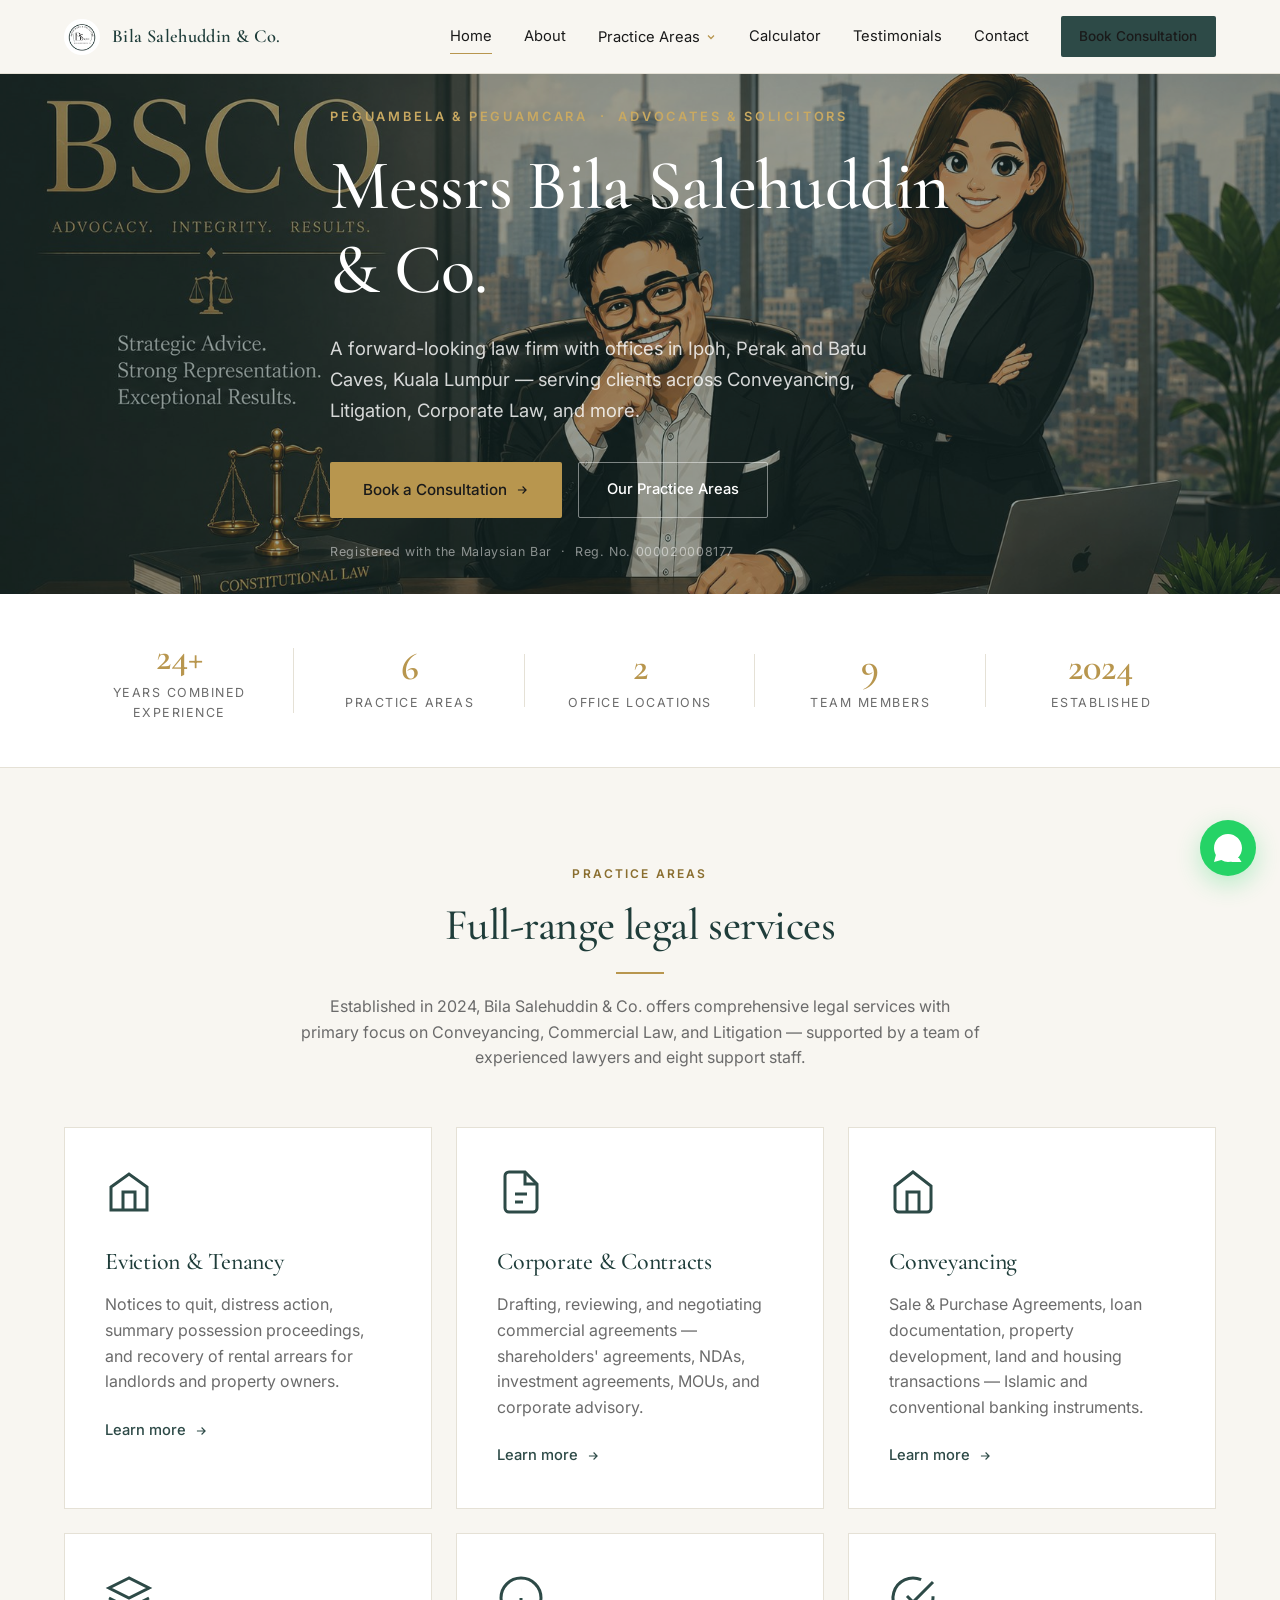
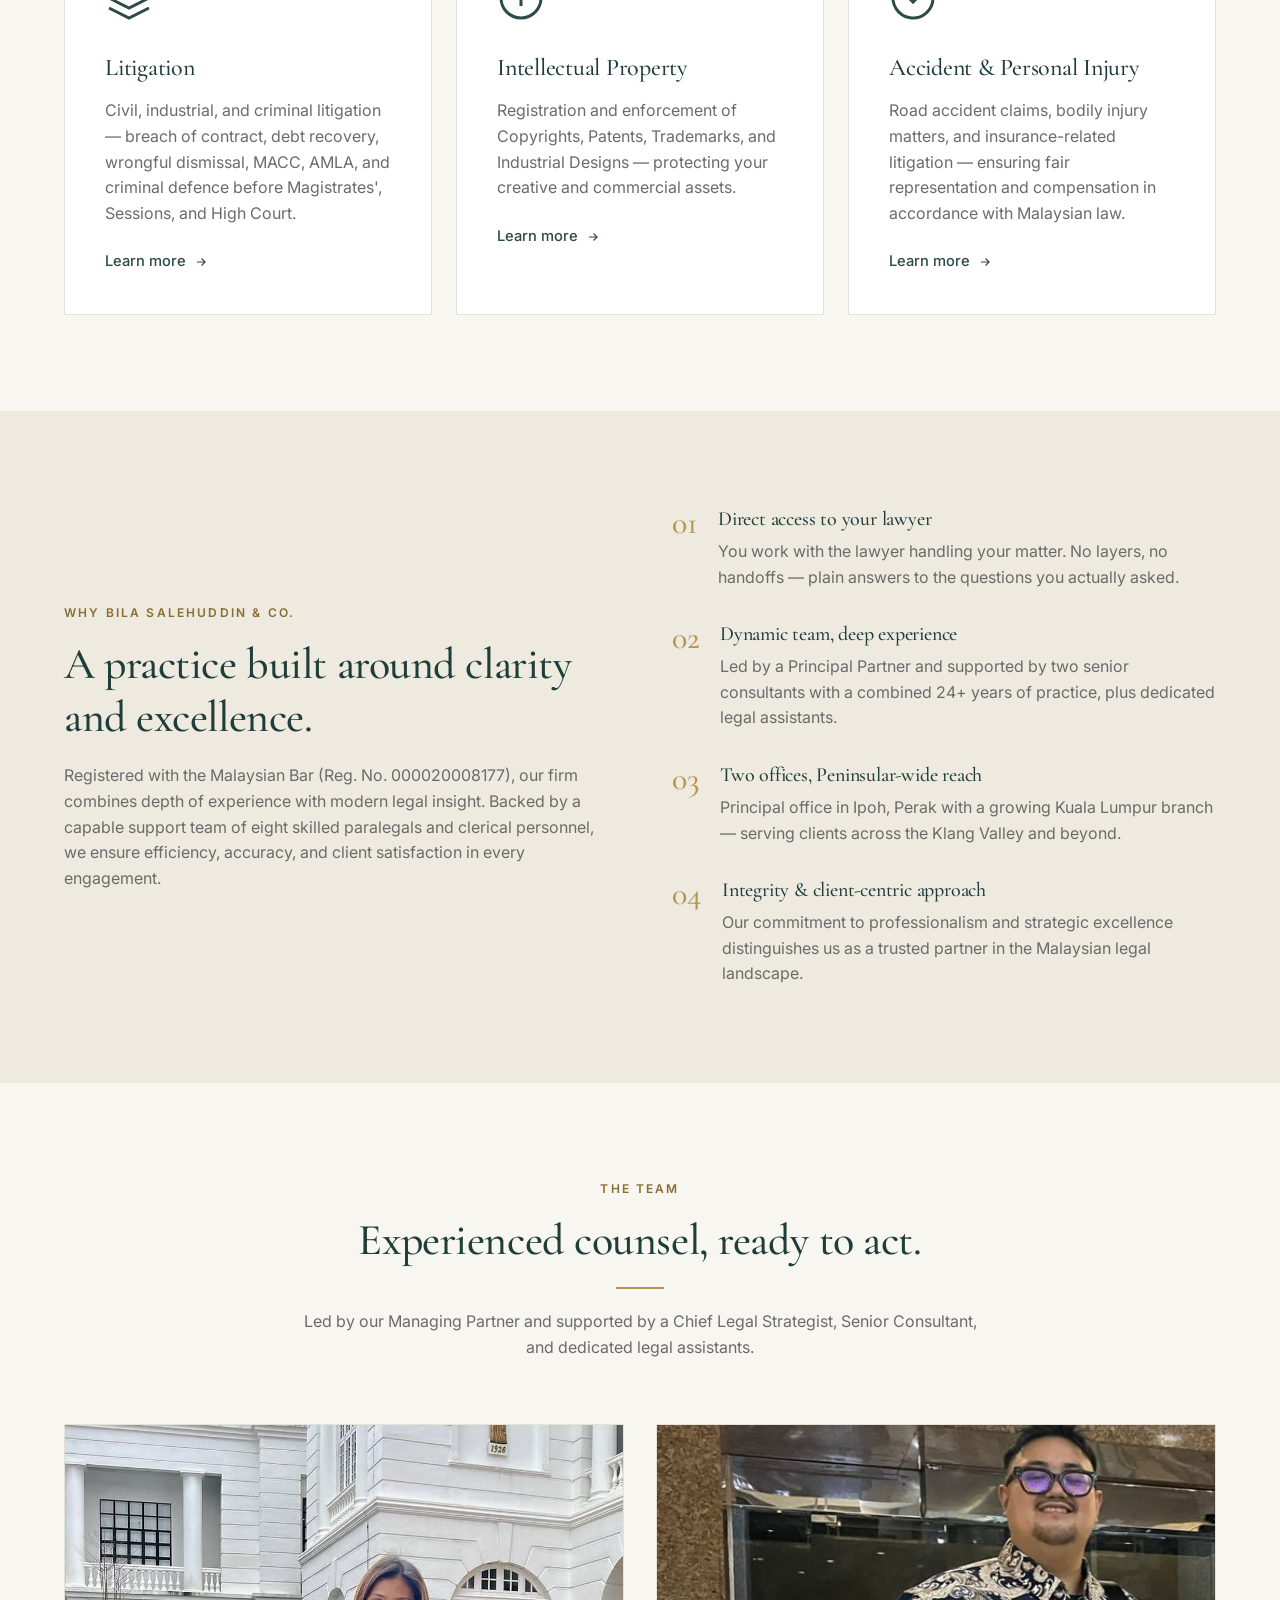
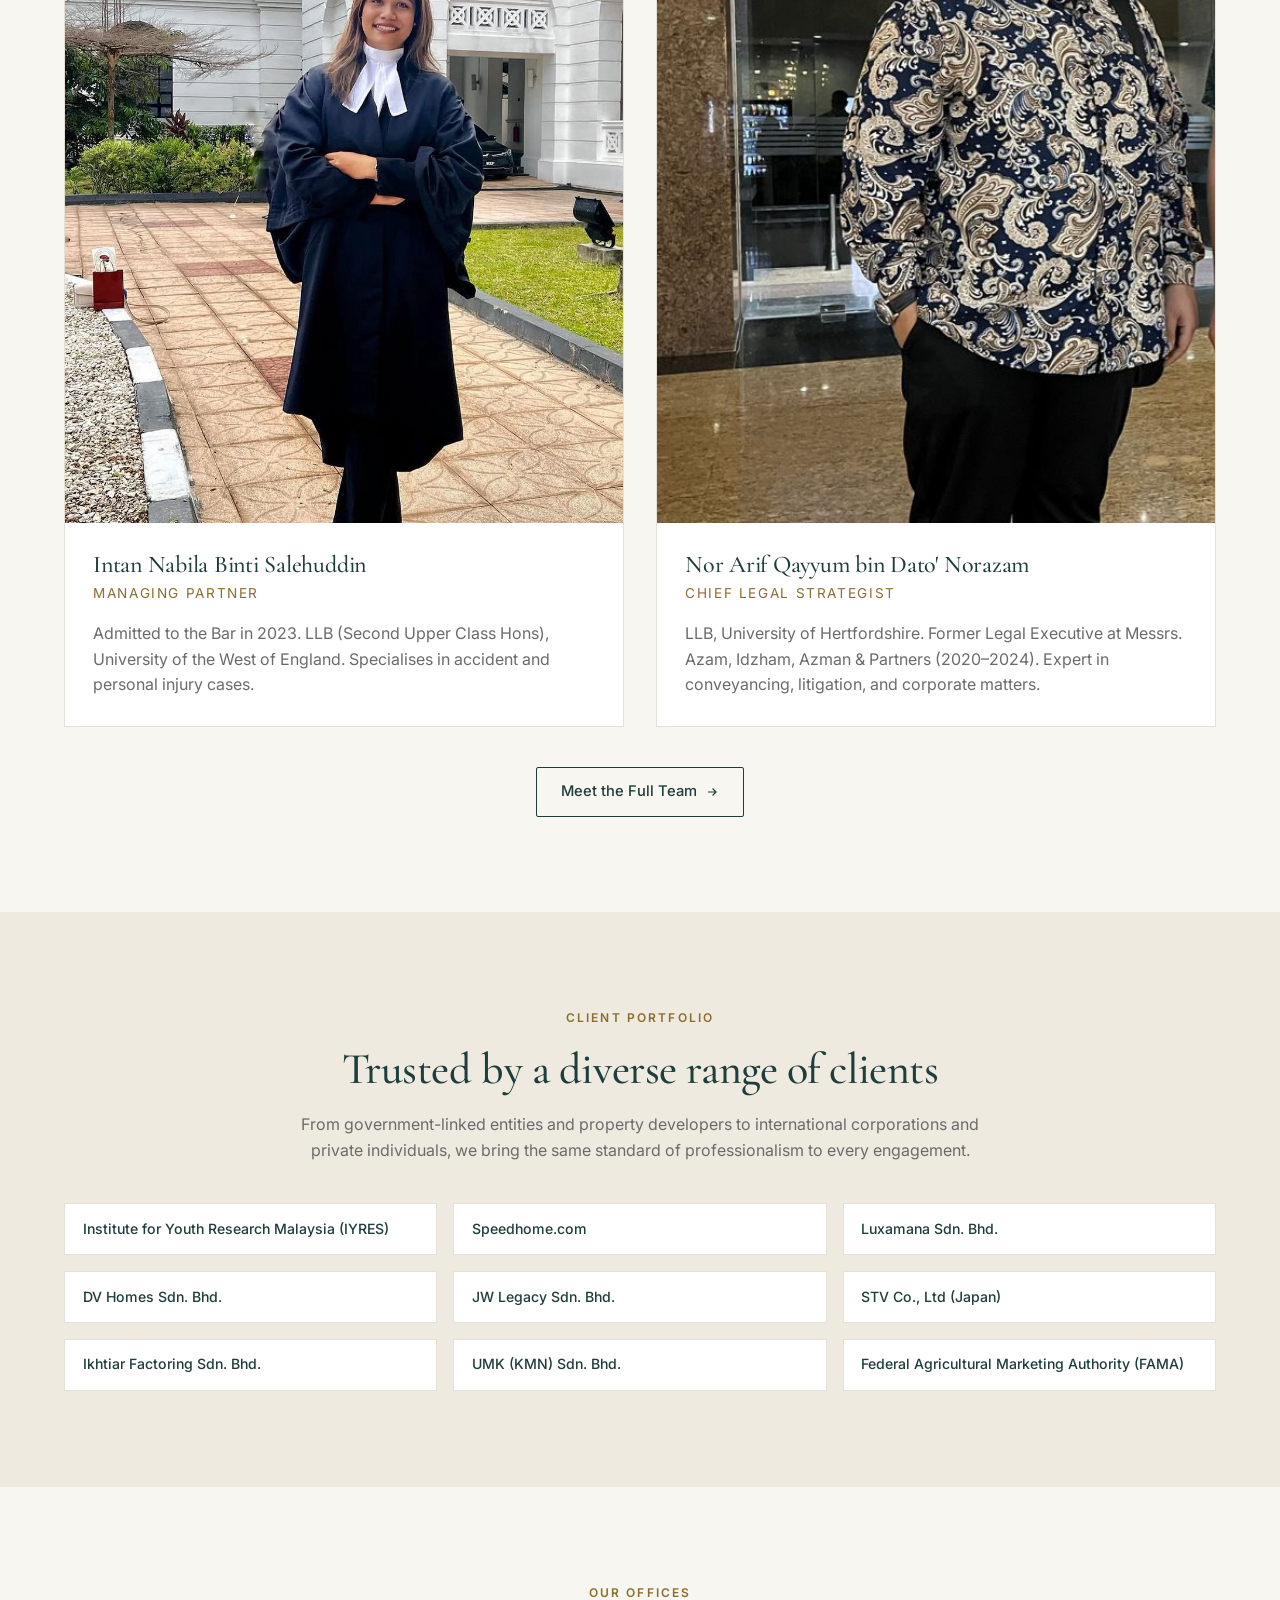
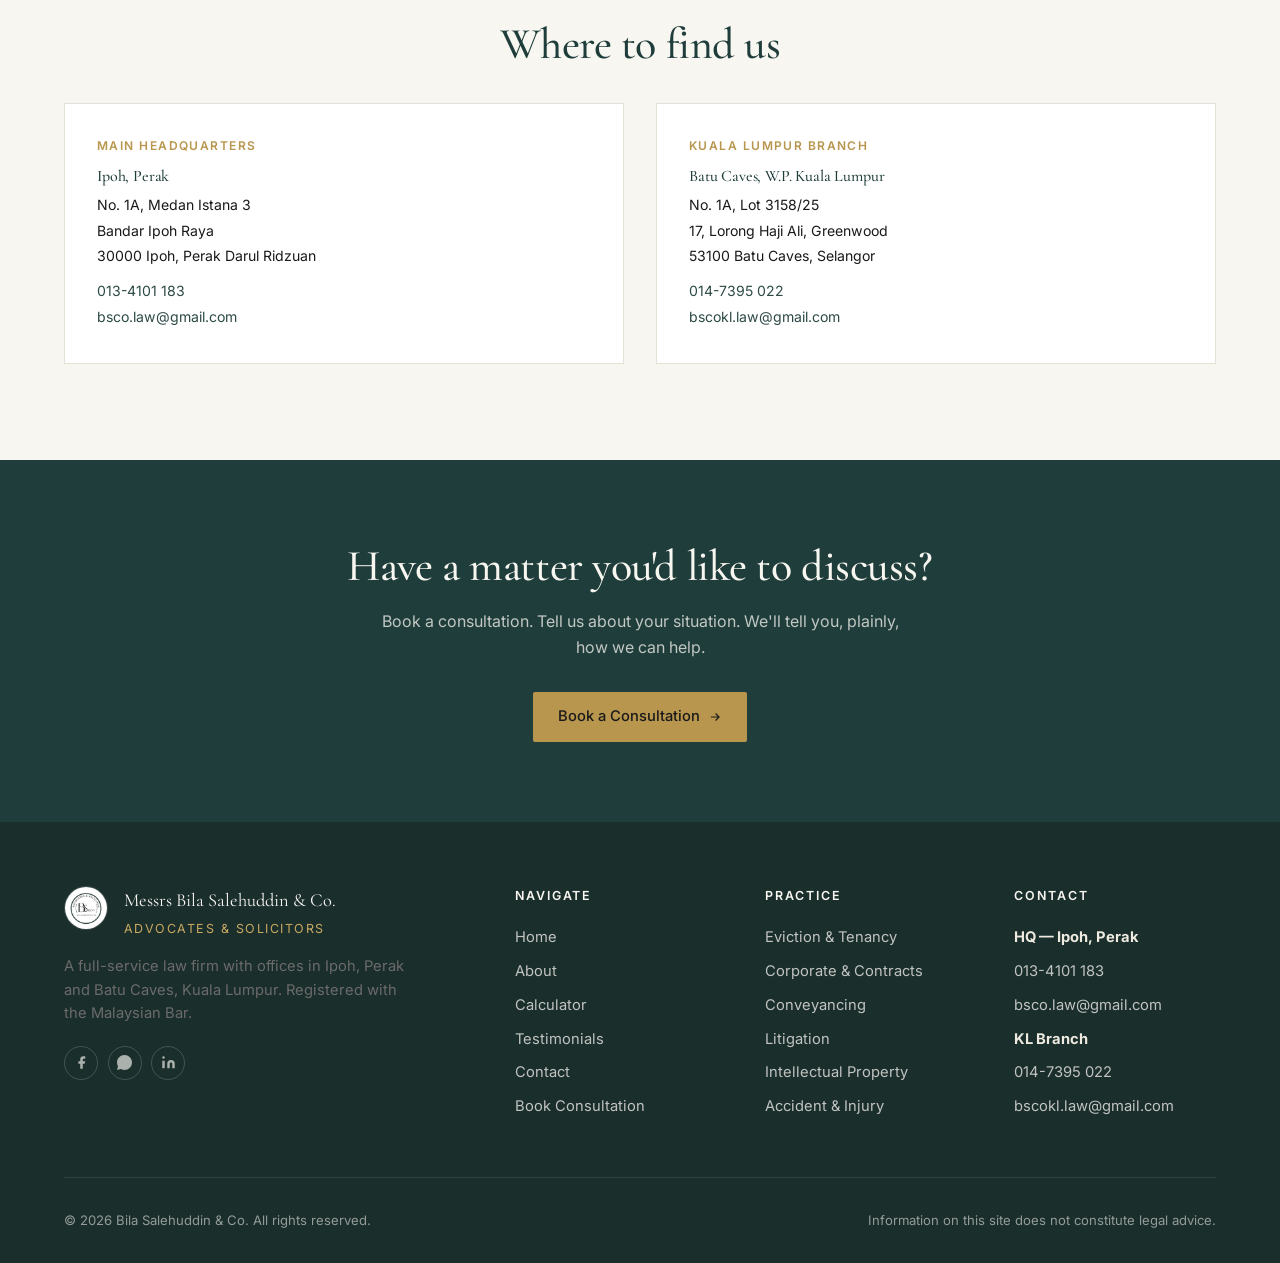
<file: index.html>
<!DOCTYPE html>
<html lang="en">
<head>
<meta charset="UTF-8" />
<meta name="viewport" content="width=device-width, initial-scale=1.0" />
<title>Messrs Bila Salehuddin &amp; Co. — Advocates &amp; Solicitors</title>
<meta name="description" content="Messrs Bila Salehuddin & Co. — Advocates & Solicitors with offices in Ipoh, Perak and Batu Caves, Kuala Lumpur. Conveyancing, litigation, corporate contracts, IP, and accident cases." />
<link rel="icon" type="image/svg+xml" href="assets/logo.svg" />
<link rel="preconnect" href="https://fonts.googleapis.com" />
<link rel="preconnect" href="https://fonts.gstatic.com" crossorigin />
<link href="https://fonts.googleapis.com/css2?family=Cormorant+Garamond:wght@400;500;600&family=Inter:wght@400;500;600&display=swap" rel="stylesheet" />
<link rel="stylesheet" href="assets/styles.css" />
<script>document.documentElement.classList.add('js');</script>
<style>
  .hero-banner {
    position: relative;
    min-height: 520px;
    display: flex;
    align-items: center;
    overflow: hidden;
    background: var(--color-primary-dark);
  }
  .hero-banner::before {
    content: '';
    position: absolute;
    inset: 0;
    background: url('assets/banner.jpg') center/cover no-repeat;
    opacity: 0.55;
  }
  .hero-banner .container { position: relative; z-index: 1; }
  .hero-banner .eyebrow { color: var(--color-gold-light); }
  .hero-banner h1 { color: #fff; }
  .hero-banner .lead { color: rgba(255,255,255,0.82); }

  .practice-grid {
    display: grid;
    grid-template-columns: repeat(3, 1fr);
    gap: 1.5rem;
  }
  @media (max-width: 900px) { .practice-grid { grid-template-columns: repeat(2, 1fr); } }
  @media (max-width: 580px) { .practice-grid { grid-template-columns: 1fr; } }

  .clients-grid {
    display: grid;
    grid-template-columns: repeat(3, 1fr);
    gap: 1rem;
    margin-top: 2.5rem;
  }
  @media (max-width: 800px) { .clients-grid { grid-template-columns: repeat(2, 1fr); } }
  @media (max-width: 500px) { .clients-grid { grid-template-columns: 1fr; } }

  .client-pill {
    background: white;
    border: 1px solid var(--color-border);
    padding: 0.85rem 1.1rem;
    font-size: 0.88rem;
    color: var(--color-primary-dark);
    font-weight: 500;
  }

  .logo-badge {
    width: 72px;
    height: 72px;
    border-radius: 50%;
    overflow: hidden;
    flex-shrink: 0;
    border: 2px solid var(--color-border);
  }
  .logo-badge img { width: 100%; height: 100%; object-fit: cover; }

  .offices-grid {
    display: grid;
    grid-template-columns: 1fr 1fr;
    gap: 2rem;
    margin-top: 2rem;
  }
  @media (max-width: 680px) { .offices-grid { grid-template-columns: 1fr; } }

  .office-card {
    background: white;
    border: 1px solid var(--color-border);
    padding: 2rem;
  }
  .office-label {
    font-size: 0.75rem;
    font-weight: 600;
    letter-spacing: 0.12em;
    text-transform: uppercase;
    color: var(--color-gold);
    margin-bottom: 0.75rem;
  }
  .office-card h4 { margin-bottom: 0.5rem; font-size: 1rem; }
  .office-card p { font-size: 0.88rem; color: var(--color-text); margin: 0.2rem 0; }
  .office-card a { color: var(--color-primary); }
</style>
<script type="application/ld+json">
{
  "@context": "https://schema.org",
  "@type": "LocalBusiness",
  "name": "Messrs Bila Salehuddin & Co.",
  "description": "Full-service law firm — Advocates & Solicitors with offices in Ipoh, Perak and Batu Caves, Selangor.",
  "url": "https://bscotestwebsite.netlify.app",
  "telephone": "+60134101183",
  "email": "bsco.law@gmail.com",
  "address": [
    {
      "@type": "PostalAddress",
      "streetAddress": "No. 1A, Medan Istana 3, Bandar Ipoh Raya",
      "addressLocality": "Ipoh",
      "addressRegion": "Perak",
      "postalCode": "30000",
      "addressCountry": "MY"
    },
    {
      "@type": "PostalAddress",
      "streetAddress": "No. 1A, Lot 3158/25, 17, Lorong Haji Ali, Greenwood",
      "addressLocality": "Batu Caves",
      "addressRegion": "Selangor",
      "postalCode": "53100",
      "addressCountry": "MY"
    }
  ],
  "sameAs": [
    "https://www.facebook.com/p/Bila-Salehuddin-Co-Kuala-Lumpur-61574542870846/",
    "https://www.linkedin.com/company/bila-salehuddin-co/"
  ]
}
</script>
</head>
<body>
<a class="skip-link" href="#main-content">Skip to content</a>

<nav class="nav">
  <div class="nav-inner">
    <a href="index.html" class="nav-logo">
      <img src="assets/logo-circle.jpg" alt="Bila Salehuddin &amp; Co. logo" style="width:36px;height:36px;border-radius:50%;object-fit:cover;" />
      <span class="brand">Bila Salehuddin &amp; Co.</span>
    </a>
    <div class="nav-links">
      <a href="index.html">Home</a>
      <a href="about.html">About</a>
      <div class="nav-dropdown">
        <button class="dropdown-toggle" aria-haspopup="true" aria-expanded="false">
          Practice Areas
          <svg width="12" height="12" viewBox="0 0 24 24" fill="none" stroke="currentColor" stroke-width="2.5"><path d="M6 9l6 6 6-6"/></svg>
        </button>
        <div class="dropdown-menu" role="menu">
          <a href="eviction.html"><span class="dm-dot"></span>Eviction &amp; Tenancy</a>
          <a href="contracts.html"><span class="dm-dot"></span>Corporate &amp; Contracts</a>
          <a href="conveyancing.html"><span class="dm-dot"></span>Conveyancing</a>
          <a href="litigation.html"><span class="dm-dot"></span>Litigation</a>
          <a href="ip.html"><span class="dm-dot"></span>Intellectual Property</a>
          <a href="accident.html"><span class="dm-dot"></span>Accident &amp; Injury</a>
        </div>
      </div>
      <a href="calculator.html">Calculator</a>
      <a href="gallery.html">Testimonials</a>
      <a href="contact.html">Contact</a>
      <a href="book.html" class="btn btn-primary" style="padding:0.55rem 1.1rem; font-size:0.85rem;">Book Consultation</a>
    </div>
    <button class="nav-toggle" aria-label="Menu" aria-expanded="false">
      <span></span><span></span><span></span>
    </button>
  </div>
</nav>

<!-- MOBILE DRAWER -->
<div class="mobile-menu-overlay"></div>
<div class="mobile-drawer" role="dialog" aria-label="Navigation menu">
  <div class="mobile-drawer-header">
    <a href="index.html" class="nav-logo">
      <img src="assets/logo-circle.jpg" alt="Logo" style="width:32px;height:32px;border-radius:50%;object-fit:cover;" />
      <span style="font-family:var(--font-serif);font-size:1rem;color:var(--color-primary-dark);">Bila Salehuddin &amp; Co.</span>
    </a>
    <button class="mobile-drawer-close" aria-label="Close menu">
      <svg width="22" height="22" viewBox="0 0 24 24" fill="none" stroke="currentColor" stroke-width="2"><path d="M18 6L6 18M6 6l12 12"/></svg>
    </button>
  </div>
  <a href="index.html">Home</a>
  <a href="about.html">About</a>
  <span class="mobile-drawer-section-title">Practice Areas</span>
  <a href="eviction.html">Eviction &amp; Tenancy</a>
  <a href="contracts.html">Corporate &amp; Contracts</a>
  <a href="conveyancing.html">Conveyancing</a>
  <a href="litigation.html">Litigation</a>
  <a href="ip.html">Intellectual Property</a>
  <a href="accident.html">Accident &amp; Injury</a>
  <a href="calculator.html" style="margin-top:0.5rem;">Calculator</a>
  <a href="gallery.html" style="margin-top:0.5rem;">Testimonials</a>
  <a href="contact.html" style="margin-top:0.5rem;">Contact</a>
  <a href="book.html" class="btn-mobile-book">Book a Consultation</a>
</div>

<!-- HERO with banner image -->
<section class="hero-banner" id="main-content" tabindex="-1">
  <div class="container">
    <span class="eyebrow" style="font-size:0.8rem; letter-spacing:0.22em;">Peguambela &amp; Peguamcara &nbsp;·&nbsp; Advocates &amp; Solicitors</span>
    <h1 style="margin: 0.75rem 0 1.25rem; font-size: clamp(2.8rem, 5.5vw, 4.5rem);">Messrs Bila Salehuddin<br>&amp; Co.</h1>
    <p class="lead" style="max-width:580px; font-size:1.15rem; line-height:1.7;">A forward-looking law firm with offices in Ipoh, Perak and Batu Caves, Kuala Lumpur — serving clients across Conveyancing, Litigation, Corporate Law, and more.</p>
    <div class="hero-actions" style="margin-top:2.25rem; gap:1rem;">
      <a href="book.html" class="btn btn-gold" style="padding:0.9rem 2rem; font-size:0.95rem;">Book a Consultation
        <svg width="14" height="14" viewBox="0 0 24 24" fill="none" stroke="currentColor" stroke-width="2"><path d="M5 12h14M13 6l6 6-6 6"/></svg>
      </a>
      <a href="#practice" class="btn btn-outline" style="color:#fff; border-color:rgba(255,255,255,0.45); padding:0.9rem 1.75rem;">Our Practice Areas</a>
    </div>
    <p style="margin-top:1.5rem; font-size:0.78rem; color:rgba(255,255,255,0.5); letter-spacing:0.05em;">Registered with the Malaysian Bar &nbsp;·&nbsp; Reg. No. 000020008177</p>
  </div>
</section>

<!-- CREDIBILITY STATS BAR -->
<div class="stats-bar reveal">
  <div class="container">
    <div class="stats-bar-inner">
      <div class="stat-item">
        <span class="stat-num stat-accent" data-count="24" data-suffix="+">24+</span>
        <span class="stat-label">Years Combined Experience</span>
      </div>
      <div class="stat-item">
        <span class="stat-num stat-accent" data-count="6" data-suffix="">6</span>
        <span class="stat-label">Practice Areas</span>
      </div>
      <div class="stat-item">
        <span class="stat-num stat-accent" data-count="2" data-suffix="">2</span>
        <span class="stat-label">Office Locations</span>
      </div>
      <div class="stat-item">
        <span class="stat-num stat-accent" data-count="9" data-suffix="">9</span>
        <span class="stat-label">Team Members</span>
      </div>
      <div class="stat-item">
        <span class="stat-num stat-accent" data-count="2024" data-suffix="">2024</span>
        <span class="stat-label">Established</span>
      </div>
    </div>
  </div>
</div>

<!-- PRACTICE AREAS -->
<section class="section" id="practice">
  <div class="container">
    <div class="reveal" style="text-align:center; max-width:680px; margin:0 auto 3.5rem;">
      <span class="eyebrow">Practice Areas</span>
      <h2>Full-range legal services</h2>
      <div class="gold-divider"></div>
      <p style="margin-top:1.25rem;">Established in 2024, Bila Salehuddin &amp; Co. offers comprehensive legal services with primary focus on Conveyancing, Commercial Law, and Litigation — supported by a team of experienced lawyers and eight support staff.</p>
    </div>
    <div class="practice-grid">

      <a href="eviction.html" class="practice-card reveal reveal-delay-1">
        <svg class="icon" viewBox="0 0 24 24" fill="none" stroke="currentColor" stroke-width="1.5">
          <path d="M3 9.5L12 3l9 6.5V21H3V9.5z"/>
          <path d="M9 21V12h6v9"/>
        </svg>
        <h3>Eviction &amp; Tenancy</h3>
        <p>Notices to quit, distress action, summary possession proceedings, and recovery of rental arrears for landlords and property owners.</p>
        <span class="arrow">Learn more
          <svg width="14" height="14" viewBox="0 0 24 24" fill="none" stroke="currentColor" stroke-width="2"><path d="M5 12h14M13 6l6 6-6 6"/></svg>
        </span>
      </a>

      <a href="contracts.html" class="practice-card reveal reveal-delay-2">
        <svg class="icon" viewBox="0 0 24 24" fill="none" stroke="currentColor" stroke-width="1.5">
          <path d="M14 2H6a2 2 0 0 0-2 2v16a2 2 0 0 0 2 2h12a2 2 0 0 0 2-2V8z"/>
          <path d="M14 2v6h6M9 13h6M9 17h4"/>
        </svg>
        <h3>Corporate &amp; Contracts</h3>
        <p>Drafting, reviewing, and negotiating commercial agreements — shareholders' agreements, NDAs, investment agreements, MOUs, and corporate advisory.</p>
        <span class="arrow">Learn more
          <svg width="14" height="14" viewBox="0 0 24 24" fill="none" stroke="currentColor" stroke-width="2"><path d="M5 12h14M13 6l6 6-6 6"/></svg>
        </span>
      </a>

      <a href="conveyancing.html" class="practice-card reveal reveal-delay-3">
        <svg class="icon" viewBox="0 0 24 24" fill="none" stroke="currentColor" stroke-width="1.5">
          <path d="M3 9l9-7 9 7v11a2 2 0 0 1-2 2H5a2 2 0 0 1-2-2z"/>
          <polyline points="9 22 9 12 15 12 15 22"/>
        </svg>
        <h3>Conveyancing</h3>
        <p>Sale &amp; Purchase Agreements, loan documentation, property development, land and housing transactions — Islamic and conventional banking instruments.</p>
        <span class="arrow">Learn more
          <svg width="14" height="14" viewBox="0 0 24 24" fill="none" stroke="currentColor" stroke-width="2"><path d="M5 12h14M13 6l6 6-6 6"/></svg>
        </span>
      </a>

      <a href="litigation.html" class="practice-card reveal reveal-delay-1">
        <svg class="icon" viewBox="0 0 24 24" fill="none" stroke="currentColor" stroke-width="1.5">
          <path d="M12 2L2 7l10 5 10-5-10-5z"/>
          <path d="M2 17l10 5 10-5M2 12l10 5 10-5"/>
        </svg>
        <h3>Litigation</h3>
        <p>Civil, industrial, and criminal litigation — breach of contract, debt recovery, wrongful dismissal, MACC, AMLA, and criminal defence before Magistrates', Sessions, and High Court.</p>
        <span class="arrow">Learn more
          <svg width="14" height="14" viewBox="0 0 24 24" fill="none" stroke="currentColor" stroke-width="2"><path d="M5 12h14M13 6l6 6-6 6"/></svg>
        </span>
      </a>

      <a href="ip.html" class="practice-card reveal reveal-delay-2">
        <svg class="icon" viewBox="0 0 24 24" fill="none" stroke="currentColor" stroke-width="1.5">
          <circle cx="12" cy="12" r="10"/>
          <path d="M12 16v-4M12 8h.01"/>
        </svg>
        <h3>Intellectual Property</h3>
        <p>Registration and enforcement of Copyrights, Patents, Trademarks, and Industrial Designs — protecting your creative and commercial assets.</p>
        <span class="arrow">Learn more
          <svg width="14" height="14" viewBox="0 0 24 24" fill="none" stroke="currentColor" stroke-width="2"><path d="M5 12h14M13 6l6 6-6 6"/></svg>
        </span>
      </a>

      <a href="accident.html" class="practice-card reveal reveal-delay-3">
        <svg class="icon" viewBox="0 0 24 24" fill="none" stroke="currentColor" stroke-width="1.5">
          <path d="M22 11.08V12a10 10 0 1 1-5.93-9.14"/>
          <path d="M22 4L12 14.01l-3-3"/>
        </svg>
        <h3>Accident &amp; Personal Injury</h3>
        <p>Road accident claims, bodily injury matters, and insurance-related litigation — ensuring fair representation and compensation in accordance with Malaysian law.</p>
        <span class="arrow">Learn more
          <svg width="14" height="14" viewBox="0 0 24 24" fill="none" stroke="currentColor" stroke-width="2"><path d="M5 12h14M13 6l6 6-6 6"/></svg>
        </span>
      </a>

    </div>
  </div>
</section>

<!-- WHY US -->
<section class="section" style="background: var(--color-cream-dark);">
  <div class="container">
    <div class="split reveal">
      <div>
        <span class="eyebrow">Why Bila Salehuddin &amp; Co.</span>
        <h2>A practice built around clarity and excellence.</h2>
        <p style="margin-top:1.25rem;">Registered with the Malaysian Bar (Reg. No. 000020008177), our firm combines depth of experience with modern legal insight. Backed by a capable support team of eight skilled paralegals and clerical personnel, we ensure efficiency, accuracy, and client satisfaction in every engagement.</p>
      </div>
      <div style="display:flex; flex-direction:column; gap:2rem;">
        <div class="feature-item">
          <span class="num">01</span>
          <div>
            <h4>Direct access to your lawyer</h4>
            <p>You work with the lawyer handling your matter. No layers, no handoffs — plain answers to the questions you actually asked.</p>
          </div>
        </div>
        <div class="feature-item">
          <span class="num">02</span>
          <div>
            <h4>Dynamic team, deep experience</h4>
            <p>Led by a Principal Partner and supported by two senior consultants with a combined 24+ years of practice, plus dedicated legal assistants.</p>
          </div>
        </div>
        <div class="feature-item">
          <span class="num">03</span>
          <div>
            <h4>Two offices, Peninsular-wide reach</h4>
            <p>Principal office in Ipoh, Perak with a growing Kuala Lumpur branch — serving clients across the Klang Valley and beyond.</p>
          </div>
        </div>
        <div class="feature-item">
          <span class="num">04</span>
          <div>
            <h4>Integrity &amp; client-centric approach</h4>
            <p>Our commitment to professionalism and strategic excellence distinguishes us as a trusted partner in the Malaysian legal landscape.</p>
          </div>
        </div>
      </div>
    </div>
  </div>
</section>

<!-- TEAM SECTION -->
<section class="section">
  <div class="container">
    <div class="reveal" style="text-align:center; max-width:680px; margin:0 auto 4rem;">
      <span class="eyebrow">The Team</span>
      <h2>Experienced counsel, ready to act.</h2>
      <div class="gold-divider"></div>
      <p style="margin-top:1.25rem;">Led by our Managing Partner and supported by a Chief Legal Strategist, Senior Consultant, and dedicated legal assistants.</p>
    </div>

    <div class="grid-2">
      <div class="team-card reveal reveal-delay-1">
        <div class="photo">
          <img src="assets/intan-nabila.jpg" alt="Intan Nabila" style="width:100%;height:100%;object-fit:cover;" />
        </div>
        <div class="info">
          <h3>Intan Nabila Binti Salehuddin</h3>
          <div class="title">Managing Partner</div>
          <p>Admitted to the Bar in 2023. LLB (Second Upper Class Hons), University of the West of England. Specialises in accident and personal injury cases.</p>
        </div>
      </div>

      <div class="team-card reveal reveal-delay-2">
        <div class="photo">
          <img src="assets/nur-arif-qayyum.jpg" alt="Nur Arif Qayyum" style="width:100%;height:100%;object-fit:cover;" />
        </div>
        <div class="info">
          <h3>Nor Arif Qayyum bin Dato' Norazam</h3>
          <div class="title">Chief Legal Strategist</div>
          <p>LLB, University of Hertfordshire. Former Legal Executive at Messrs. Azam, Idzham, Azman &amp; Partners (2020–2024). Expert in conveyancing, litigation, and corporate matters.</p>
        </div>
      </div>
    </div>

    <div class="reveal" style="text-align:center; margin-top:2.5rem;">
      <a href="about.html" class="btn btn-outline">Meet the Full Team
        <svg width="14" height="14" viewBox="0 0 24 24" fill="none" stroke="currentColor" stroke-width="2"><path d="M5 12h14M13 6l6 6-6 6"/></svg>
      </a>
    </div>
  </div>
</section>

<!-- NOTABLE CLIENTS -->
<section class="section" style="background: var(--color-cream-dark);">
  <div class="container">
    <div class="reveal" style="text-align:center; max-width:680px; margin:0 auto 2.5rem;">
      <span class="eyebrow">Client Portfolio</span>
      <h2>Trusted by a diverse range of clients</h2>
      <p style="margin-top:1rem;">From government-linked entities and property developers to international corporations and private individuals, we bring the same standard of professionalism to every engagement.</p>
    </div>
    <div class="clients-grid">
      <div class="client-pill">Institute for Youth Research Malaysia (IYRES)</div>
      <div class="client-pill">Speedhome.com</div>
      <div class="client-pill">Luxamana Sdn. Bhd.</div>
      <div class="client-pill">DV Homes Sdn. Bhd.</div>
      <div class="client-pill">JW Legacy Sdn. Bhd.</div>
      <div class="client-pill">STV Co., Ltd (Japan)</div>
      <div class="client-pill">Ikhtiar Factoring Sdn. Bhd.</div>
      <div class="client-pill">UMK (KMN) Sdn. Bhd.</div>
      <div class="client-pill">Federal Agricultural Marketing Authority (FAMA)</div>
    </div>
  </div>
</section>

<!-- OFFICES -->
<section class="section">
  <div class="container">
    <div style="text-align:center; max-width:680px; margin:0 auto 2rem;">
      <span class="eyebrow">Our Offices</span>
      <h2>Where to find us</h2>
    </div>
    <div class="offices-grid">
      <div class="office-card">
        <div class="office-label">Main Headquarters</div>
        <h4>Ipoh, Perak</h4>
        <p>No. 1A, Medan Istana 3</p>
        <p>Bandar Ipoh Raya</p>
        <p>30000 Ipoh, Perak Darul Ridzuan</p>
        <p style="margin-top:0.75rem;"><a href="tel:+60134101183">013-4101 183</a></p>
        <p><a href="mailto:bsco.law@gmail.com">bsco.law@gmail.com</a></p>
      </div>
      <div class="office-card">
        <div class="office-label">Kuala Lumpur Branch</div>
        <h4>Batu Caves, W.P. Kuala Lumpur</h4>
        <p>No. 1A, Lot 3158/25</p>
        <p>17, Lorong Haji Ali, Greenwood</p>
        <p>53100 Batu Caves, Selangor</p>
        <p style="margin-top:0.75rem;"><a href="tel:+60147395022">014-7395 022</a></p>
        <p><a href="mailto:bscokl.law@gmail.com">bscokl.law@gmail.com</a></p>
      </div>
    </div>
  </div>
</section>

<section class="cta-band">
  <div class="container">
    <h2>Have a matter you'd like to discuss?</h2>
    <p>Book a consultation. Tell us about your situation. We'll tell you, plainly, how we can help.</p>
    <a href="book.html" class="btn btn-gold">Book a Consultation
      <svg width="14" height="14" viewBox="0 0 24 24" fill="none" stroke="currentColor" stroke-width="2"><path d="M5 12h14M13 6l6 6-6 6"/></svg>
    </a>
  </div>
</section>

<footer class="footer">
  <div class="container">
    <div class="footer-grid">
      <div>
        <div class="footer-brand">
          <img src="assets/logo-circle.jpg" alt="Bila Salehuddin &amp; Co. logo" style="width:44px;height:44px;border-radius:50%;object-fit:cover;border:1px solid rgba(255,255,255,0.15);" />
          <div>
            <div style="font-family: var(--font-serif); font-size:1.15rem; color: var(--color-cream); margin-bottom:0.25rem;">Messrs Bila Salehuddin &amp; Co.</div>
            <div style="font-size:0.78rem; letter-spacing:0.12em; text-transform:uppercase; color: var(--color-gold-light);">Advocates &amp; Solicitors</div>
          </div>
        </div>
        <p style="max-width:340px; margin-top:1rem;">A full-service law firm with offices in Ipoh, Perak and Batu Caves, Kuala Lumpur. Registered with the Malaysian Bar.</p>        <div class="footer-social">
          <a href="https://www.facebook.com/p/Bila-Salehuddin-Co-Kuala-Lumpur-61574542870846/" target="_blank" rel="noopener" aria-label="Facebook">
            <svg viewBox="0 0 24 24"><path d="M18 2h-3a5 5 0 0 0-5 5v3H7v4h3v8h4v-8h3l1-4h-4V7a1 1 0 0 1 1-1h3z"/></svg>
          </a>
          <a href="https://wa.me/60134101183" target="_blank" rel="noopener" aria-label="WhatsApp">
            <svg viewBox="0 0 24 24"><path d="M17.5 14.4c-.3-.1-1.7-.8-2-.9-.3-.1-.5-.1-.7.1-.2.3-.8.9-.9 1.1-.2.2-.3.2-.6.1-.3-.1-1.2-.4-2.3-1.4-.9-.8-1.4-1.7-1.6-2-.2-.3 0-.4.1-.6.1-.1.3-.3.4-.5.1-.2.2-.3.3-.5.1-.2 0-.4 0-.5 0-.1-.7-1.6-.9-2.2-.2-.6-.5-.5-.7-.5h-.6c-.2 0-.5.1-.7.3-.3.3-1 1-1 2.4 0 1.4 1 2.8 1.2 3 .1.2 2 3 4.8 4.2.7.3 1.2.5 1.6.6.7.2 1.3.2 1.8.1.5-.1 1.7-.7 1.9-1.4.2-.7.2-1.2.2-1.4-.1-.1-.3-.2-.6-.3M12 0C5.4 0 0 5.4 0 12c0 2.1.6 4.1 1.6 5.9L0 24l6.3-1.7c1.7.9 3.7 1.5 5.7 1.5 6.6 0 12-5.4 12-12S18.6 0 12 0"/></svg>
          </a>
          <a href="https://www.linkedin.com/company/bila-salehuddin-co/" target="_blank" rel="noopener" aria-label="LinkedIn">
            <svg viewBox="0 0 24 24"><path d="M16 8a6 6 0 0 1 6 6v7h-4v-7a2 2 0 0 0-2-2 2 2 0 0 0-2 2v7h-4v-7a6 6 0 0 1 6-6zM2 9h4v12H2z"/><circle cx="4" cy="4" r="2"/></svg>
          </a>
        </div>
      </div>
      <div>
        <h5>Navigate</h5>
        <ul>
          <li><a href="index.html">Home</a></li>
          <li><a href="about.html">About</a></li>
          <li><a href="calculator.html">Calculator</a></li>
          <li><a href="gallery.html">Testimonials</a></li>
          <li><a href="contact.html">Contact</a></li>
          <li><a href="book.html">Book Consultation</a></li>
        </ul>
      </div>
      <div>
        <h5>Practice</h5>
        <ul>
          <li><a href="eviction.html">Eviction &amp; Tenancy</a></li>
          <li><a href="contracts.html">Corporate &amp; Contracts</a></li>
          <li><a href="conveyancing.html">Conveyancing</a></li>
          <li><a href="litigation.html">Litigation</a></li>
          <li><a href="ip.html">Intellectual Property</a></li>
          <li><a href="accident.html">Accident &amp; Injury</a></li>
        </ul>
      </div>
      <div>
        <h5>Contact</h5>
        <ul>
          <li><strong style="color:var(--color-cream-dark);">HQ — Ipoh, Perak</strong></li>
          <li><a href="tel:+60134101183">013-4101 183</a></li>
          <li><a href="mailto:bsco.law@gmail.com">bsco.law@gmail.com</a></li>
          <li style="margin-top:0.5rem;"><strong style="color:var(--color-cream-dark);">KL Branch</strong></li>
          <li><a href="tel:+60147395022">014-7395 022</a></li>
          <li><a href="mailto:bscokl.law@gmail.com">bscokl.law@gmail.com</a></li>
        </ul>
      </div>
    </div>
    <div class="footer-bottom">
      <div>&copy; <span id="year"></span> Bila Salehuddin &amp; Co. All rights reserved.</div>
      <div>Information on this site does not constitute legal advice.</div>
    </div>
  </div>
</footer>

<a href="https://wa.me/60134101183" target="_blank" rel="noopener" class="whatsapp-fab" aria-label="Chat on WhatsApp">
  <svg viewBox="0 0 24 24"><path d="M17.5 14.4c-.3-.1-1.7-.8-2-.9-.3-.1-.5-.1-.7.1-.2.3-.8.9-.9 1.1-.2.2-.3.2-.6.1-.3-.1-1.2-.4-2.3-1.4-.9-.8-1.4-1.7-1.6-2-.2-.3 0-.4.1-.6.1-.1.3-.3.4-.5.1-.2.2-.3.3-.5.1-.2 0-.4 0-.5 0-.1-.7-1.6-.9-2.2-.2-.6-.5-.5-.7-.5h-.6c-.2 0-.5.1-.7.3-.3.3-1 1-1 2.4 0 1.4 1 2.8 1.2 3 .1.2 2 3 4.8 4.2.7.3 1.2.5 1.6.6.7.2 1 1-1 2.4 0 1.4 1 2.8 1.2 3 .1.2 2 3 4.8 4.2.7.3 1.2.5 1.6.6.7.2 1.3.2 1.8.1.5-.1 1.7-.7 1.9-1.4.2-.7.2-1.2.2-1.4-.1-.1-.3-.2-.6-.3M12 0C5.4 0 0 5.4 0 12c0 2.1.6 4.1 1.6 5.9L0 24l6.3-1.7C8.1 23.4 10 24 12 24c6.6 0 12-5.4 12-12S18.6 0 12 0z"/></svg>
</a>

<button class="back-to-top" aria-label="Back to top">
  <svg width="20" height="20" viewBox="0 0 24 24" fill="none" stroke="currentColor" stroke-width="2.5"><path d="M18 15l-6-6-6 6"/></svg>
</button>

<script src="assets/main.js"></script>
</body>
</html>
</file>
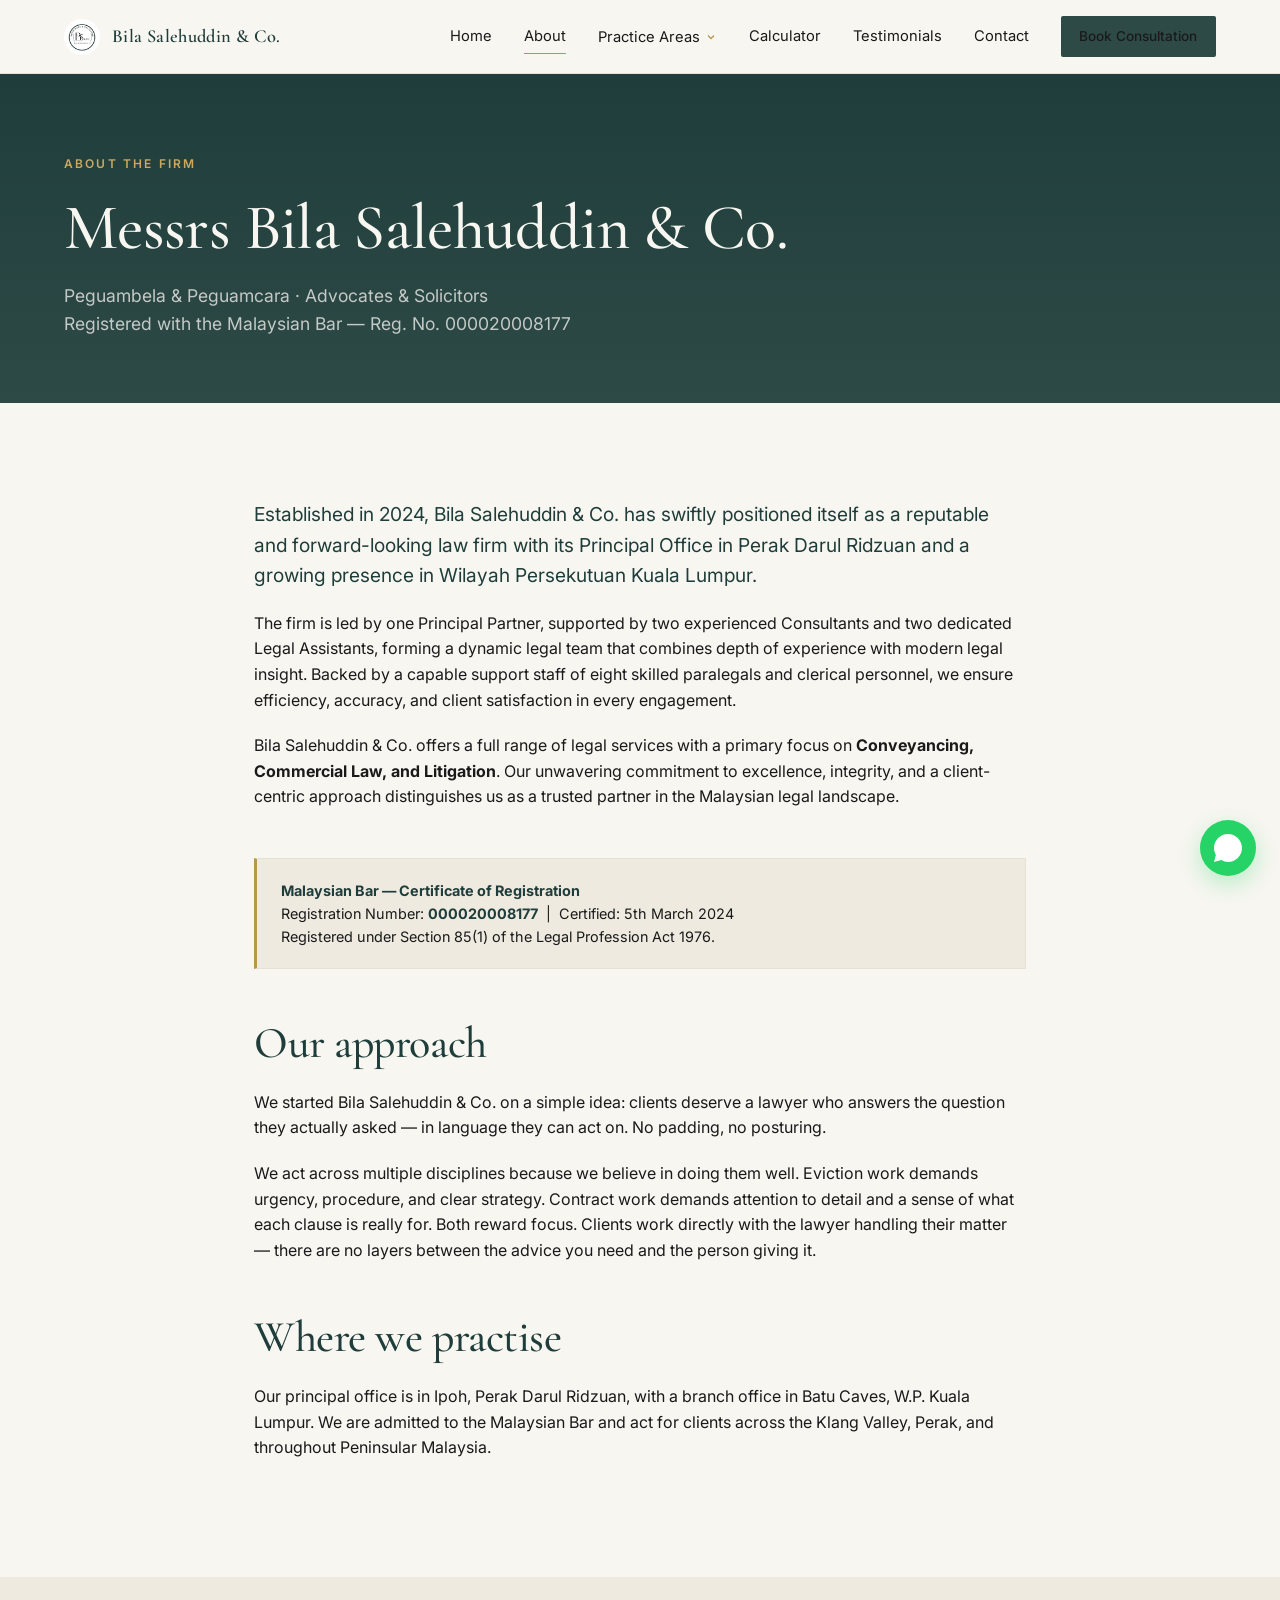
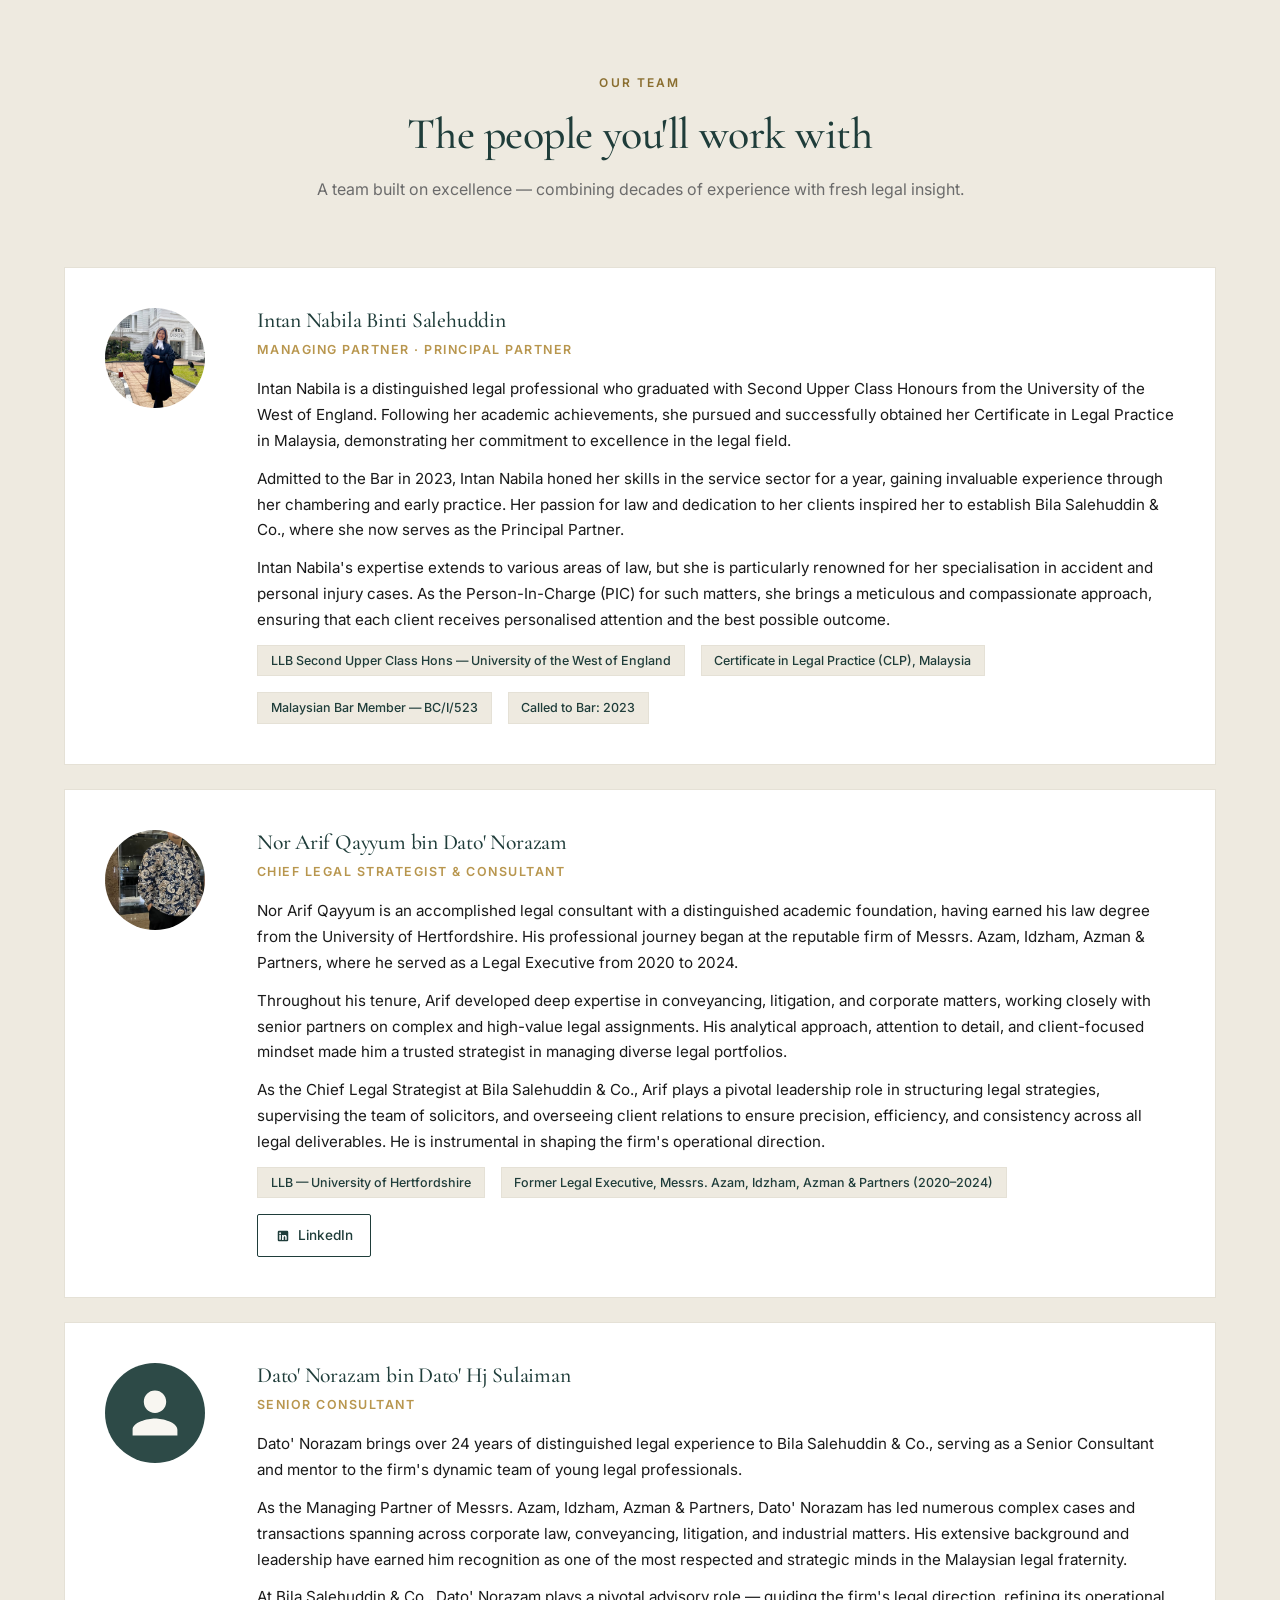
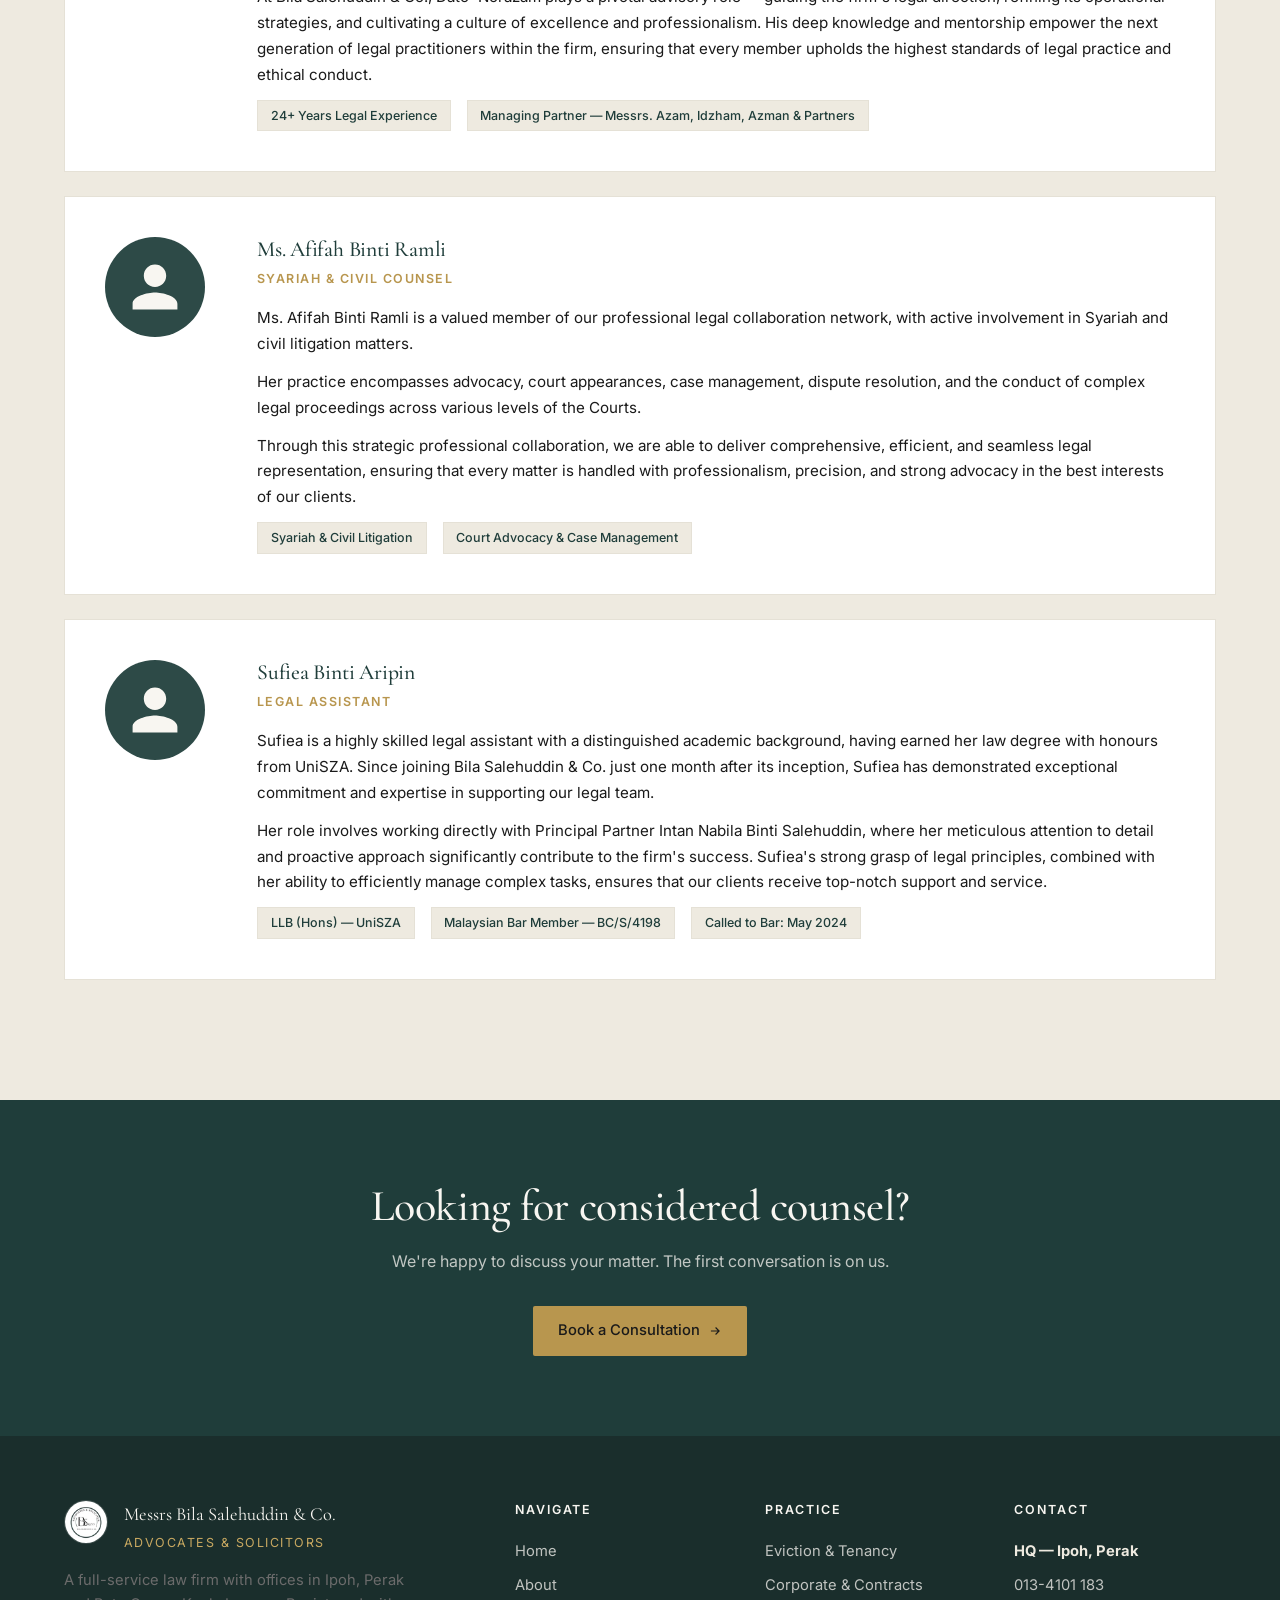
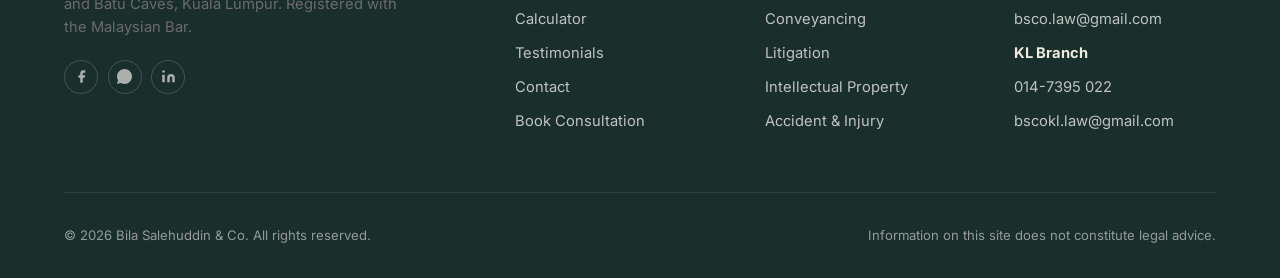
<file: about.html>
<!DOCTYPE html>
<html lang="en">
<head>
<meta charset="UTF-8" />
<meta name="viewport" content="width=device-width, initial-scale=1.0" />
<title>About — Messrs Bila Salehuddin &amp; Co.</title>
<meta name="description" content="About Bila Salehuddin & Co. — Advocates & Solicitors. Meet our Managing Partner, Chief Legal Strategist, Senior Consultant, and legal assistants." />
<link rel="icon" type="image/svg+xml" href="assets/logo.svg" />
<link rel="preconnect" href="https://fonts.googleapis.com" />
<link rel="preconnect" href="https://fonts.gstatic.com" crossorigin />
<link href="https://fonts.googleapis.com/css2?family=Cormorant+Garamond:wght@400;500;600&family=Inter:wght@400;500;600&display=swap" rel="stylesheet" />
<link rel="stylesheet" href="assets/styles.css" />
<script>document.documentElement.classList.add('js');</script>
<style>
  .team-full-card {
    background: white;
    border: 1px solid var(--color-border);
    padding: 2.5rem;
    display: grid;
    grid-template-columns: 120px 1fr;
    gap: 2rem;
    align-items: start;
    margin-bottom: 1.5rem;
  }
  @media (max-width: 600px) { .team-full-card { grid-template-columns: 1fr; } }
  .team-full-card .photo-circle {
    width: 100px;
    height: 100px;
    border-radius: 50%;
    background: var(--color-primary);
    display: flex;
    align-items: center;
    justify-content: center;
    overflow: hidden;
  }
  .team-full-card .photo-circle svg { width: 56px; height: 56px; color: var(--color-cream); }
  .team-full-card .role-tag {
    font-size: 0.78rem;
    font-weight: 600;
    letter-spacing: 0.12em;
    text-transform: uppercase;
    color: var(--color-gold);
    margin: 0.4rem 0 1rem;
  }
  .team-full-card h3 { margin: 0; font-size: 1.35rem; }
  .team-full-card p { color: var(--color-text); margin-bottom: 0.75rem; font-size: 0.95rem; line-height: 1.7; }

  .cert-strip {
    display: flex;
    gap: 1rem;
    flex-wrap: wrap;
    margin-top: 0.75rem;
  }
  .cert-pill {
    background: var(--color-cream-dark);
    border: 1px solid var(--color-border);
    padding: 0.3rem 0.8rem;
    font-size: 0.78rem;
    color: var(--color-primary-dark);
    font-weight: 500;
  }

  .bar-cert-box {
    background: var(--color-cream-dark);
    border: 1px solid var(--color-border);
    border-left: 3px solid var(--color-gold);
    padding: 1.25rem 1.5rem;
    margin: 3rem 0 1.5rem;
    font-size: 0.9rem;
  }
  .bar-cert-box strong { color: var(--color-primary-dark); }
</style>
</head>
<body>
<a class="skip-link" href="#main-content">Skip to content</a>

<nav class="nav">
  <div class="nav-inner">
    <a href="index.html" class="nav-logo">
      <img src="assets/logo-circle.jpg" alt="Bila Salehuddin &amp; Co. logo" style="width:36px;height:36px;border-radius:50%;object-fit:cover;" />
      <span class="brand">Bila Salehuddin &amp; Co.</span>
    </a>
    <div class="nav-links">
      <a href="index.html">Home</a>
      <a href="about.html">About</a>
      <div class="nav-dropdown">
        <button class="dropdown-toggle" aria-haspopup="true" aria-expanded="false">
          Practice Areas
          <svg width="12" height="12" viewBox="0 0 24 24" fill="none" stroke="currentColor" stroke-width="2.5"><path d="M6 9l6 6 6-6"/></svg>
        </button>
        <div class="dropdown-menu" role="menu">
          <a href="eviction.html"><span class="dm-dot"></span>Eviction &amp; Tenancy</a>
          <a href="contracts.html"><span class="dm-dot"></span>Corporate &amp; Contracts</a>
          <a href="conveyancing.html"><span class="dm-dot"></span>Conveyancing</a>
          <a href="litigation.html"><span class="dm-dot"></span>Litigation</a>
          <a href="ip.html"><span class="dm-dot"></span>Intellectual Property</a>
          <a href="accident.html"><span class="dm-dot"></span>Accident &amp; Injury</a>
        </div>
      </div>
      <a href="calculator.html">Calculator</a>
      <a href="gallery.html">Testimonials</a>
      <a href="contact.html">Contact</a>
      <a href="book.html" class="btn btn-primary" style="padding:0.55rem 1.1rem; font-size:0.85rem;">Book Consultation</a>
    </div>
    <button class="nav-toggle" aria-label="Menu" aria-expanded="false">
      <span></span><span></span><span></span>
    </button>
  </div>
</nav>

<!-- MOBILE DRAWER -->
<div class="mobile-menu-overlay"></div>
<div class="mobile-drawer" role="dialog" aria-label="Navigation menu">
  <div class="mobile-drawer-header">
    <a href="index.html" class="nav-logo">
      <img src="assets/logo-circle.jpg" alt="Logo" style="width:32px;height:32px;border-radius:50%;object-fit:cover;" />
      <span style="font-family:var(--font-serif);font-size:1rem;color:var(--color-primary-dark);">Bila Salehuddin &amp; Co.</span>
    </a>
    <button class="mobile-drawer-close" aria-label="Close menu">
      <svg width="22" height="22" viewBox="0 0 24 24" fill="none" stroke="currentColor" stroke-width="2"><path d="M18 6L6 18M6 6l12 12"/></svg>
    </button>
  </div>
  <a href="index.html">Home</a>
  <a href="about.html">About</a>
  <span class="mobile-drawer-section-title">Practice Areas</span>
  <a href="eviction.html">Eviction &amp; Tenancy</a>
  <a href="contracts.html">Corporate &amp; Contracts</a>
  <a href="conveyancing.html">Conveyancing</a>
  <a href="litigation.html">Litigation</a>
  <a href="ip.html">Intellectual Property</a>
  <a href="accident.html">Accident &amp; Injury</a>
  <a href="calculator.html" style="margin-top:0.5rem;">Calculator</a>
  <a href="gallery.html" style="margin-top:0.5rem;">Testimonials</a>
  <a href="contact.html" style="margin-top:0.5rem;">Contact</a>
  <a href="book.html" class="btn-mobile-book">Book a Consultation</a>
</div>

<header class="page-header" id="main-content" tabindex="-1">
  <div class="container">
    <span class="eyebrow">About the Firm</span>
    <h1>Messrs Bila Salehuddin &amp; Co.</h1>
    <p>Peguambela &amp; Peguamcara · Advocates &amp; Solicitors<br/>Registered with the Malaysian Bar — Reg. No. 000020008177</p>
  </div>
</header>

<!-- FIRM OVERVIEW -->
<section class="section">
  <div class="container-narrow prose">
    <p class="reveal" style="font-size:1.2rem; color: var(--color-primary-dark); line-height:1.6;">Established in 2024, Bila Salehuddin &amp; Co. has swiftly positioned itself as a reputable and forward-looking law firm with its Principal Office in Perak Darul Ridzuan and a growing presence in Wilayah Persekutuan Kuala Lumpur.</p>

    <p>The firm is led by one Principal Partner, supported by two experienced Consultants and two dedicated Legal Assistants, forming a dynamic legal team that combines depth of experience with modern legal insight. Backed by a capable support staff of eight skilled paralegals and clerical personnel, we ensure efficiency, accuracy, and client satisfaction in every engagement.</p>

    <p>Bila Salehuddin &amp; Co. offers a full range of legal services with a primary focus on <strong>Conveyancing, Commercial Law, and Litigation</strong>. Our unwavering commitment to excellence, integrity, and a client-centric approach distinguishes us as a trusted partner in the Malaysian legal landscape.</p>

    <div class="bar-cert-box">
      <strong>Malaysian Bar — Certificate of Registration</strong><br/>
      Registration Number: <strong>000020008177</strong> &nbsp;|&nbsp; Certified: 5th March 2024<br/>
      Registered under Section 85(1) of the Legal Profession Act 1976.
    </div>

    <h2>Our approach</h2>
    <p>We started Bila Salehuddin &amp; Co. on a simple idea: clients deserve a lawyer who answers the question they actually asked — in language they can act on. No padding, no posturing.</p>

    <p>We act across multiple disciplines because we believe in doing them well. Eviction work demands urgency, procedure, and clear strategy. Contract work demands attention to detail and a sense of what each clause is really for. Both reward focus. Clients work directly with the lawyer handling their matter — there are no layers between the advice you need and the person giving it.</p>

    <h2>Where we practise</h2>
    <p>Our principal office is in Ipoh, Perak Darul Ridzuan, with a branch office in Batu Caves, W.P. Kuala Lumpur. We are admitted to the Malaysian Bar and act for clients across the Klang Valley, Perak, and throughout Peninsular Malaysia.</p>
  </div>
</section>

<!-- FULL TEAM -->
<section class="section" style="background: var(--color-cream-dark);">
  <div class="container">
    <div class="reveal" style="text-align:center; max-width:680px; margin:0 auto 4rem;">
      <span class="eyebrow">Our Team</span>
      <h2>The people you'll work with</h2>
      <p style="margin-top:1rem;">A team built on excellence — combining decades of experience with fresh legal insight.</p>
    </div>

    <!-- Intan Nabila -->
    <div class="team-full-card reveal">
      <div>
        <div class="photo-circle">
          <img src="assets/intan-nabila.jpg" alt="Intan Nabila" style="width:100%;height:100%;object-fit:cover;" />
        </div>
      </div>
      <div>
        <h3>Intan Nabila Binti Salehuddin</h3>
        <div class="role-tag">Managing Partner · Principal Partner</div>
        <p>Intan Nabila is a distinguished legal professional who graduated with Second Upper Class Honours from the University of the West of England. Following her academic achievements, she pursued and successfully obtained her Certificate in Legal Practice in Malaysia, demonstrating her commitment to excellence in the legal field.</p>
        <p>Admitted to the Bar in 2023, Intan Nabila honed her skills in the service sector for a year, gaining invaluable experience through her chambering and early practice. Her passion for law and dedication to her clients inspired her to establish Bila Salehuddin &amp; Co., where she now serves as the Principal Partner.</p>
        <p>Intan Nabila's expertise extends to various areas of law, but she is particularly renowned for her specialisation in accident and personal injury cases. As the Person-In-Charge (PIC) for such matters, she brings a meticulous and compassionate approach, ensuring that each client receives personalised attention and the best possible outcome.</p>
        <div class="cert-strip">
          <span class="cert-pill">LLB Second Upper Class Hons — University of the West of England</span>
          <span class="cert-pill">Certificate in Legal Practice (CLP), Malaysia</span>
          <span class="cert-pill">Malaysian Bar Member — BC/I/523</span>
          <span class="cert-pill">Called to Bar: 2023</span>
        </div>
      </div>
    </div>

    <!-- Nor Arif -->
    <div class="team-full-card reveal">
      <div>
        <div class="photo-circle">
          <img src="assets/nur-arif-qayyum.jpg" alt="Nur Arif Qayyum" style="width:100%;height:100%;object-fit:cover;" />
        </div>
      </div>
      <div>
        <h3>Nor Arif Qayyum bin Dato' Norazam</h3>
        <div class="role-tag">Chief Legal Strategist &amp; Consultant</div>
        <p>Nor Arif Qayyum is an accomplished legal consultant with a distinguished academic foundation, having earned his law degree from the University of Hertfordshire. His professional journey began at the reputable firm of Messrs. Azam, Idzham, Azman &amp; Partners, where he served as a Legal Executive from 2020 to 2024.</p>
        <p>Throughout his tenure, Arif developed deep expertise in conveyancing, litigation, and corporate matters, working closely with senior partners on complex and high-value legal assignments. His analytical approach, attention to detail, and client-focused mindset made him a trusted strategist in managing diverse legal portfolios.</p>
        <p>As the Chief Legal Strategist at Bila Salehuddin &amp; Co., Arif plays a pivotal leadership role in structuring legal strategies, supervising the team of solicitors, and overseeing client relations to ensure precision, efficiency, and consistency across all legal deliverables. He is instrumental in shaping the firm's operational direction.</p>
        <div class="cert-strip">
          <span class="cert-pill">LLB — University of Hertfordshire</span>
          <span class="cert-pill">Former Legal Executive, Messrs. Azam, Idzham, Azman &amp; Partners (2020–2024)</span>
        </div>
        <div style="margin-top:1rem;">
          <a href="https://www.linkedin.com/in/nor-arif-qayyum-28b375123/" target="_blank" rel="noopener" class="btn btn-outline" style="padding:0.6rem 1.1rem; font-size:0.85rem;">
            <svg width="14" height="14" viewBox="0 0 24 24" fill="currentColor"><path d="M19 3a2 2 0 0 1 2 2v14a2 2 0 0 1-2 2H5a2 2 0 0 1-2-2V5a2 2 0 0 1 2-2zM8.339 18.339V9.92H5.66v8.42zM7 8.755c.873 0 1.582-.71 1.582-1.583a1.582 1.582 0 1 0-3.164 0c0 .874.708 1.583 1.582 1.583m11.339 9.584v-4.616c0-2.327-1.257-3.412-2.937-3.412-1.353 0-1.961.745-2.299 1.27v-1.09H10.43c.035.76 0 8.42 0 8.42h2.673v-4.703c0-.24.018-.48.087-.65.187-.48.625-.978 1.357-.978.96 0 1.343.74 1.343 1.825v4.506z"/></svg>
            LinkedIn
          </a>
        </div>
      </div>
    </div>

    <!-- Dato' Norazam -->
    <div class="team-full-card reveal">
      <div>
        <div class="photo-circle">
          <svg viewBox="0 0 24 24" fill="currentColor"><path d="M12 12c2.7 0 4.8-2.1 4.8-4.8S14.7 2.4 12 2.4 7.2 4.5 7.2 7.2 9.3 12 12 12zm0 2.4c-3.2 0-9.6 1.6-9.6 4.8V21.6h19.2v-2.4c0-3.2-6.4-4.8-9.6-4.8z"/></svg>
        </div>
      </div>
      <div>
        <h3>Dato' Norazam bin Dato' Hj Sulaiman</h3>
        <div class="role-tag">Senior Consultant</div>
        <p>Dato' Norazam brings over 24 years of distinguished legal experience to Bila Salehuddin &amp; Co., serving as a Senior Consultant and mentor to the firm's dynamic team of young legal professionals.</p>
        <p>As the Managing Partner of Messrs. Azam, Idzham, Azman &amp; Partners, Dato' Norazam has led numerous complex cases and transactions spanning across corporate law, conveyancing, litigation, and industrial matters. His extensive background and leadership have earned him recognition as one of the most respected and strategic minds in the Malaysian legal fraternity.</p>
        <p>At Bila Salehuddin &amp; Co., Dato' Norazam plays a pivotal advisory role — guiding the firm's legal direction, refining its operational strategies, and cultivating a culture of excellence and professionalism. His deep knowledge and mentorship empower the next generation of legal practitioners within the firm, ensuring that every member upholds the highest standards of legal practice and ethical conduct.</p>
        <div class="cert-strip">
          <span class="cert-pill">24+ Years Legal Experience</span>
          <span class="cert-pill">Managing Partner — Messrs. Azam, Idzham, Azman &amp; Partners</span>
        </div>
      </div>
    </div>

    <!-- Afifah -->
    <div class="team-full-card reveal">
      <div>
        <div class="photo-circle">
          <svg viewBox="0 0 24 24" fill="currentColor"><path d="M12 12c2.7 0 4.8-2.1 4.8-4.8S14.7 2.4 12 2.4 7.2 4.5 7.2 7.2 9.3 12 12 12zm0 2.4c-3.2 0-9.6 1.6-9.6 4.8V21.6h19.2v-2.4c0-3.2-6.4-4.8-9.6-4.8z"/></svg>
        </div>
      </div>
      <div>
        <h3>Ms. Afifah Binti Ramli</h3>
        <div class="role-tag">Syariah &amp; Civil Counsel</div>
        <p>Ms. Afifah Binti Ramli is a valued member of our professional legal collaboration network, with active involvement in Syariah and civil litigation matters.</p>
        <p>Her practice encompasses advocacy, court appearances, case management, dispute resolution, and the conduct of complex legal proceedings across various levels of the Courts.</p>
        <p>Through this strategic professional collaboration, we are able to deliver comprehensive, efficient, and seamless legal representation, ensuring that every matter is handled with professionalism, precision, and strong advocacy in the best interests of our clients.</p>
        <div class="cert-strip">
          <span class="cert-pill">Syariah &amp; Civil Litigation</span>
          <span class="cert-pill">Court Advocacy &amp; Case Management</span>
        </div>
      </div>
    </div>

    <!-- Sufiea -->
    <div class="team-full-card reveal">
      <div>
        <div class="photo-circle">
          <svg viewBox="0 0 24 24" fill="currentColor"><path d="M12 12c2.7 0 4.8-2.1 4.8-4.8S14.7 2.4 12 2.4 7.2 4.5 7.2 7.2 9.3 12 12 12zm0 2.4c-3.2 0-9.6 1.6-9.6 4.8V21.6h19.2v-2.4c0-3.2-6.4-4.8-9.6-4.8z"/></svg>
        </div>
      </div>
      <div>
        <h3>Sufiea Binti Aripin</h3>
        <div class="role-tag">Legal Assistant</div>
        <p>Sufiea is a highly skilled legal assistant with a distinguished academic background, having earned her law degree with honours from UniSZA. Since joining Bila Salehuddin &amp; Co. just one month after its inception, Sufiea has demonstrated exceptional commitment and expertise in supporting our legal team.</p>
        <p>Her role involves working directly with Principal Partner Intan Nabila Binti Salehuddin, where her meticulous attention to detail and proactive approach significantly contribute to the firm's success. Sufiea's strong grasp of legal principles, combined with her ability to efficiently manage complex tasks, ensures that our clients receive top-notch support and service.</p>
        <div class="cert-strip">
          <span class="cert-pill">LLB (Hons) — UniSZA</span>
          <span class="cert-pill">Malaysian Bar Member — BC/S/4198</span>
          <span class="cert-pill">Called to Bar: May 2024</span>
        </div>
      </div>
    </div>

  </div>
</section>

<section class="cta-band">
  <div class="container">
    <h2>Looking for considered counsel?</h2>
    <p>We're happy to discuss your matter. The first conversation is on us.</p>
    <a href="book.html" class="btn btn-gold">Book a Consultation
      <svg width="14" height="14" viewBox="0 0 24 24" fill="none" stroke="currentColor" stroke-width="2"><path d="M5 12h14M13 6l6 6-6 6"/></svg>
    </a>
  </div>
</section>

<footer class="footer">
  <div class="container">
    <div class="footer-grid">
      <div>
        <div class="footer-brand">
          <img src="assets/logo-circle.jpg" alt="Bila Salehuddin &amp; Co. logo" style="width:44px;height:44px;border-radius:50%;object-fit:cover;border:1px solid rgba(255,255,255,0.15);" />
          <div>
            <div style="font-family: var(--font-serif); font-size:1.15rem; color: var(--color-cream); margin-bottom:0.25rem;">Messrs Bila Salehuddin &amp; Co.</div>
            <div style="font-size:0.78rem; letter-spacing:0.12em; text-transform:uppercase; color: var(--color-gold-light);">Advocates &amp; Solicitors</div>
          </div>
        </div>
        <p style="max-width:340px; margin-top:1rem;">A full-service law firm with offices in Ipoh, Perak and Batu Caves, Kuala Lumpur. Registered with the Malaysian Bar.</p>        <div class="footer-social">
          <a href="https://www.facebook.com/p/Bila-Salehuddin-Co-Kuala-Lumpur-61574542870846/" target="_blank" rel="noopener" aria-label="Facebook">
            <svg viewBox="0 0 24 24"><path d="M18 2h-3a5 5 0 0 0-5 5v3H7v4h3v8h4v-8h3l1-4h-4V7a1 1 0 0 1 1-1h3z"/></svg>
          </a>
          <a href="https://wa.me/60134101183" target="_blank" rel="noopener" aria-label="WhatsApp">
            <svg viewBox="0 0 24 24"><path d="M17.5 14.4c-.3-.1-1.7-.8-2-.9-.3-.1-.5-.1-.7.1-.2.3-.8.9-.9 1.1-.2.2-.3.2-.6.1-.3-.1-1.2-.4-2.3-1.4-.9-.8-1.4-1.7-1.6-2-.2-.3 0-.4.1-.6.1-.1.3-.3.4-.5.1-.2.2-.3.3-.5.1-.2 0-.4 0-.5 0-.1-.7-1.6-.9-2.2-.2-.6-.5-.5-.7-.5h-.6c-.2 0-.5.1-.7.3-.3.3-1 1-1 2.4 0 1.4 1 2.8 1.2 3 .1.2 2 3 4.8 4.2.7.3 1.2.5 1.6.6.7.2 1.3.2 1.8.1.5-.1 1.7-.7 1.9-1.4.2-.7.2-1.2.2-1.4-.1-.1-.3-.2-.6-.3M12 0C5.4 0 0 5.4 0 12c0 2.1.6 4.1 1.6 5.9L0 24l6.3-1.7c1.7.9 3.7 1.5 5.7 1.5 6.6 0 12-5.4 12-12S18.6 0 12 0"/></svg>
          </a>
          <a href="https://www.linkedin.com/company/bila-salehuddin-co/" target="_blank" rel="noopener" aria-label="LinkedIn">
            <svg viewBox="0 0 24 24"><path d="M16 8a6 6 0 0 1 6 6v7h-4v-7a2 2 0 0 0-2-2 2 2 0 0 0-2 2v7h-4v-7a6 6 0 0 1 6-6zM2 9h4v12H2z"/><circle cx="4" cy="4" r="2"/></svg>
          </a>
        </div>
      </div>
      <div>
        <h5>Navigate</h5>
        <ul>
          <li><a href="index.html">Home</a></li>
          <li><a href="about.html">About</a></li>
          <li><a href="calculator.html">Calculator</a></li>
          <li><a href="gallery.html">Testimonials</a></li>
          <li><a href="contact.html">Contact</a></li>
          <li><a href="book.html">Book Consultation</a></li>
        </ul>
      </div>
      <div>
        <h5>Practice</h5>
        <ul>
          <li><a href="eviction.html">Eviction &amp; Tenancy</a></li>
          <li><a href="contracts.html">Corporate &amp; Contracts</a></li>
          <li><a href="conveyancing.html">Conveyancing</a></li>
          <li><a href="litigation.html">Litigation</a></li>
          <li><a href="ip.html">Intellectual Property</a></li>
          <li><a href="accident.html">Accident &amp; Injury</a></li>
        </ul>
      </div>
      <div>
        <h5>Contact</h5>
        <ul>
          <li><strong style="color:var(--color-cream-dark);">HQ — Ipoh, Perak</strong></li>
          <li><a href="tel:+60134101183">013-4101 183</a></li>
          <li><a href="mailto:bsco.law@gmail.com">bsco.law@gmail.com</a></li>
          <li style="margin-top:0.5rem;"><strong style="color:var(--color-cream-dark);">KL Branch</strong></li>
          <li><a href="tel:+60147395022">014-7395 022</a></li>
          <li><a href="mailto:bscokl.law@gmail.com">bscokl.law@gmail.com</a></li>
        </ul>
      </div>
    </div>
    <div class="footer-bottom">
      <div>&copy; <span id="year"></span> Bila Salehuddin &amp; Co. All rights reserved.</div>
      <div>Information on this site does not constitute legal advice.</div>
    </div>
  </div>
</footer>

<a href="https://wa.me/60134101183" target="_blank" rel="noopener" class="whatsapp-fab" aria-label="Chat on WhatsApp">
  <svg viewBox="0 0 24 24"><path d="M17.5 14.4c-.3-.1-1.7-.8-2-.9-.3-.1-.5-.1-.7.1-.2.3-.8.9-.9 1.1-.2.2-.3.2-.6.1-.3-.1-1.2-.4-2.3-1.4-.9-.8-1.4-1.7-1.6-2-.2-.3 0-.4.1-.6.1-.1.3-.3.4-.5.1-.2.2-.3.3-.5.1-.2 0-.4 0-.5 0-.1-.7-1.6-.9-2.2-.2-.6-.5-.5-.7-.5h-.6c-.2 0-.5.1-.7.3-.3.3-1 1-1 2.4 0 1.4 1 2.8 1.2 3 .1.2 2 3 4.8 4.2.7.3 1.2.5 1.6.6.7.2 1.3.2 1.8.1.5-.1 1.7-.7 1.9-1.4.2-.7.2-1.2.2-1.4-.1-.1-.3-.2-.6-.3M12 0C5.4 0 0 5.4 0 12c0 2.1.6 4.1 1.6 5.9L0 24l6.3-1.7C8.1 23.4 10 24 12 24c6.6 0 12-5.4 12-12S18.6 0 12 0z"/></svg>
</a>

<button class="back-to-top" aria-label="Back to top">
  <svg width="20" height="20" viewBox="0 0 24 24" fill="none" stroke="currentColor" stroke-width="2.5"><path d="M18 15l-6-6-6 6"/></svg>
</button>

<script src="assets/main.js"></script>
</body>
</html>
</file>
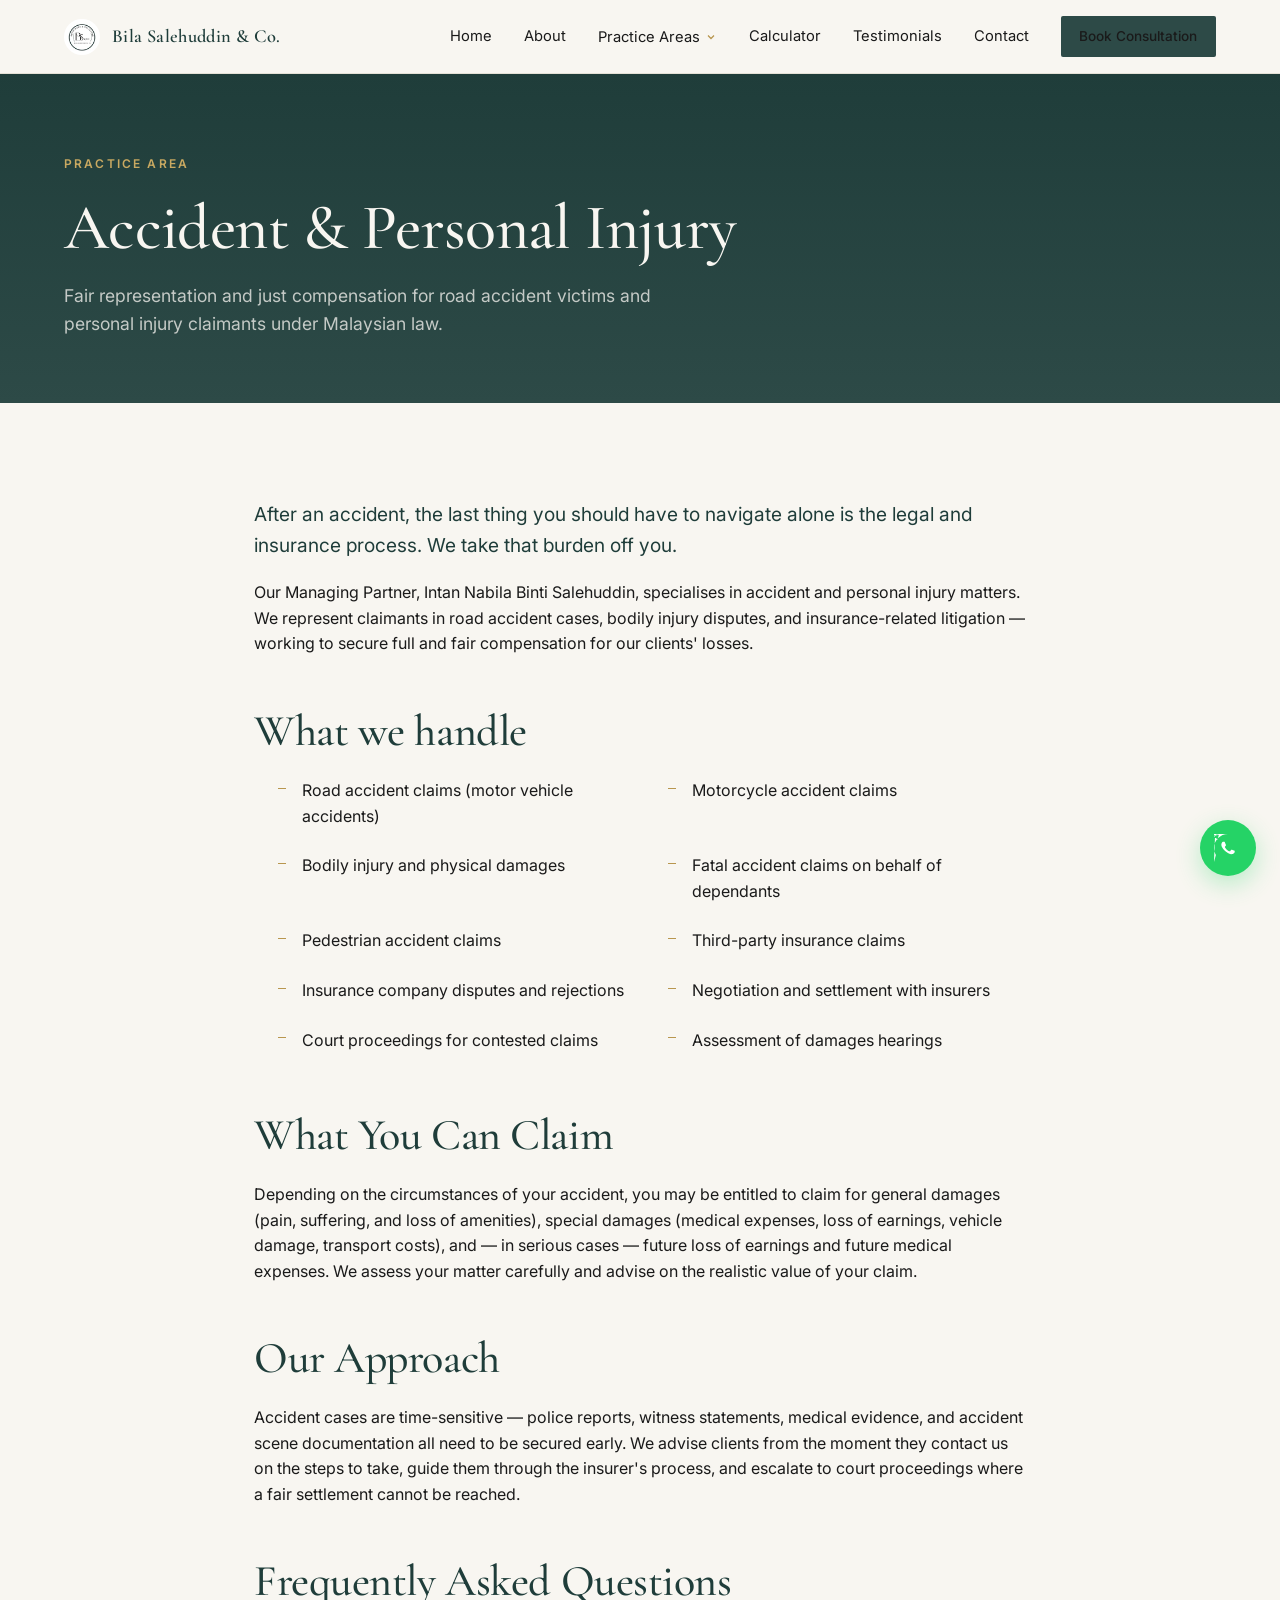
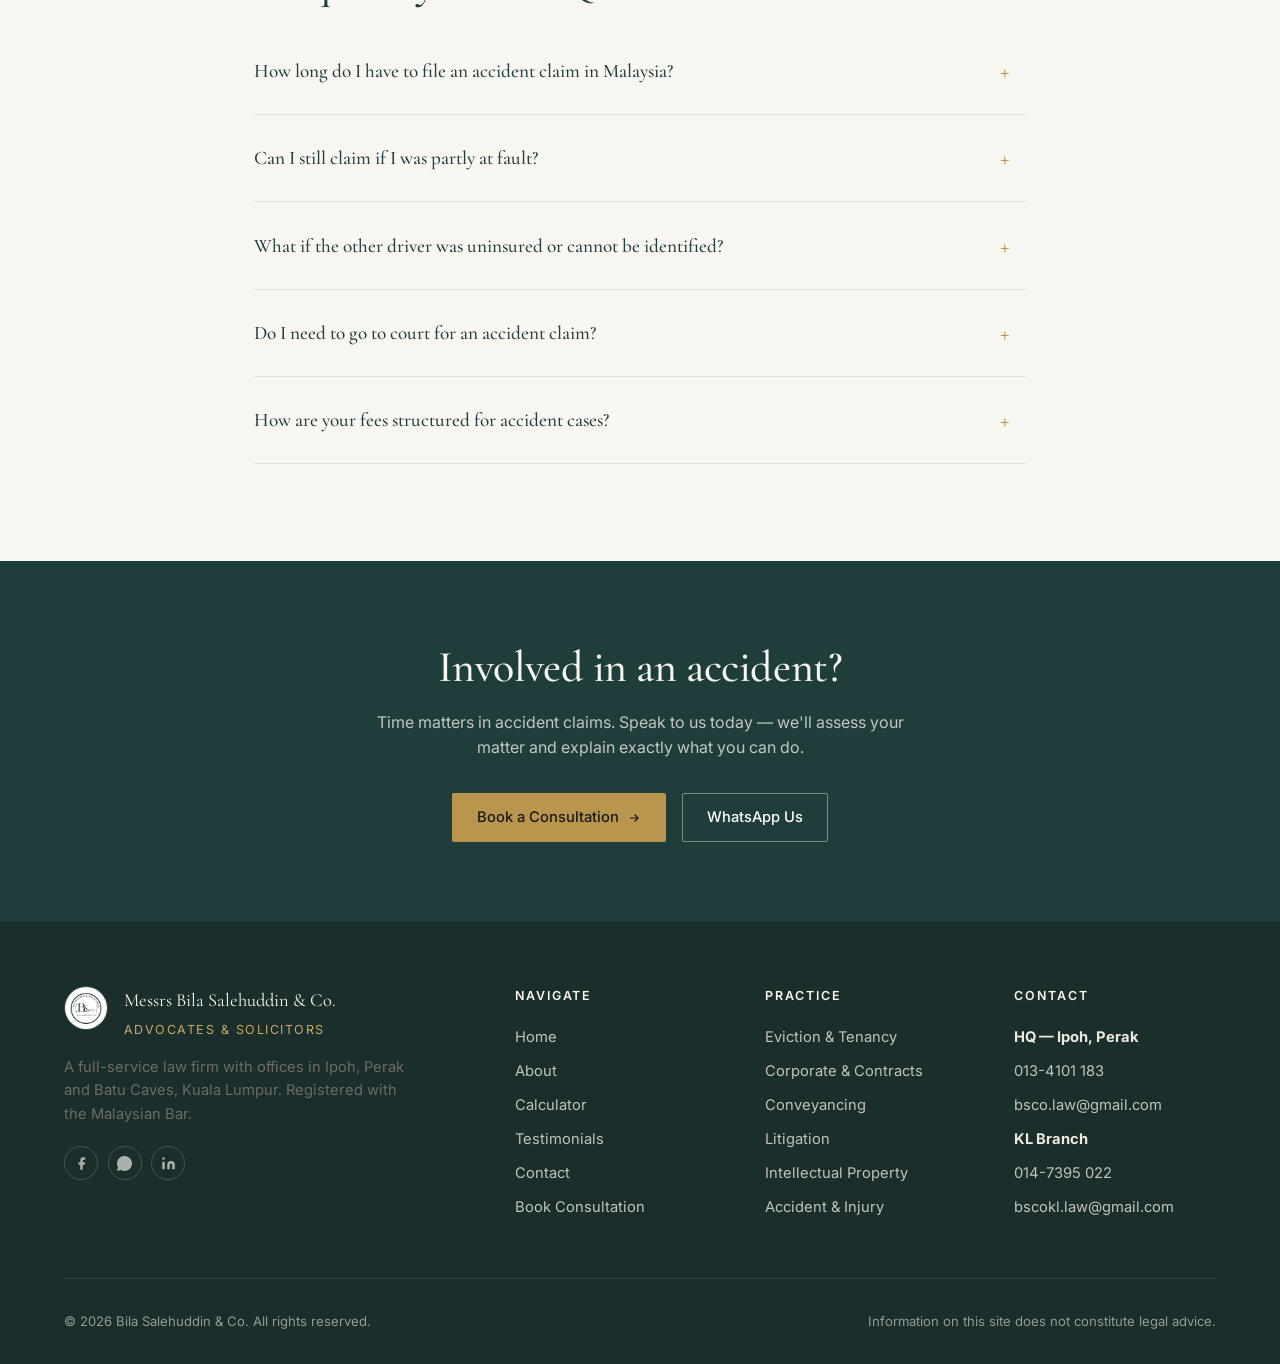
<file: accident.html>
<!DOCTYPE html>
<html lang="en">
<head>
<meta charset="UTF-8" />
<meta name="viewport" content="width=device-width, initial-scale=1.0" />
<title>Accident &amp; Personal Injury — Bila Salehuddin &amp; Co.</title>
<meta name="description" content="Road accident and personal injury claims in Malaysia — fair representation and compensation under Malaysian law by Bila Salehuddin &amp; Co." />
<link rel="icon" type="image/svg+xml" href="assets/logo.svg" />
<link rel="preconnect" href="https://fonts.googleapis.com" />
<link rel="preconnect" href="https://fonts.gstatic.com" crossorigin />
<link href="https://fonts.googleapis.com/css2?family=Cormorant+Garamond:wght@400;500;600&family=Inter:wght@400;500;600&display=swap" rel="stylesheet" />
<link rel="stylesheet" href="assets/styles.css" />
<script>document.documentElement.classList.add('js');</script>
<script type="application/ld+json">
{
  "@context": "https://schema.org",
  "@type": "LegalService",
  "provider": {
    "@type": "Attorney",
    "name": "Messrs Bila Salehuddin & Co.",
    "address": {
      "@type": "PostalAddress",
      "addressLocality": "Ipoh",
      "addressRegion": "Perak",
      "addressCountry": "MY"
    }
  },
  "name": "Accident & Personal Injury",
  "description": "Fair representation and just compensation for road accident victims and personal injury claimants under Malaysian law."
}
</script>
</head>
<body>
<a class="skip-link" href="#main-content">Skip to content</a>

<nav class="nav">
  <div class="nav-inner">
    <a href="index.html" class="nav-logo">
      <img src="assets/logo-circle.jpg" alt="Bila Salehuddin &amp; Co. logo" style="width:36px;height:36px;border-radius:50%;object-fit:cover;" />
      <span class="brand">Bila Salehuddin &amp; Co.</span>
    </a>
    <div class="nav-links">
      <a href="index.html">Home</a>
      <a href="about.html">About</a>
      <div class="nav-dropdown">
        <button class="dropdown-toggle" aria-haspopup="true" aria-expanded="false">
          Practice Areas
          <svg width="12" height="12" viewBox="0 0 24 24" fill="none" stroke="currentColor" stroke-width="2.5"><path d="M6 9l6 6 6-6"/></svg>
        </button>
        <div class="dropdown-menu" role="menu">
          <a href="eviction.html"><span class="dm-dot"></span>Eviction &amp; Tenancy</a>
          <a href="contracts.html"><span class="dm-dot"></span>Corporate &amp; Contracts</a>
          <a href="conveyancing.html"><span class="dm-dot"></span>Conveyancing</a>
          <a href="litigation.html"><span class="dm-dot"></span>Litigation</a>
          <a href="ip.html"><span class="dm-dot"></span>Intellectual Property</a>
          <a href="accident.html"><span class="dm-dot"></span>Accident &amp; Injury</a>
        </div>
      </div>
      <a href="calculator.html">Calculator</a>
      <a href="gallery.html">Testimonials</a>
      <a href="contact.html">Contact</a>
      <a href="book.html" class="btn btn-primary" style="padding:0.55rem 1.1rem; font-size:0.85rem;">Book Consultation</a>
    </div>
    <button class="nav-toggle" aria-label="Menu" aria-expanded="false">
      <span></span><span></span><span></span>
    </button>
  </div>
</nav>

<!-- MOBILE DRAWER -->
<div class="mobile-menu-overlay"></div>
<div class="mobile-drawer" role="dialog" aria-label="Navigation menu">
  <div class="mobile-drawer-header">
    <a href="index.html" class="nav-logo">
      <img src="assets/logo-circle.jpg" alt="Logo" style="width:32px;height:32px;border-radius:50%;object-fit:cover;" />
      <span style="font-family:var(--font-serif);font-size:1rem;color:var(--color-primary-dark);">Bila Salehuddin &amp; Co.</span>
    </a>
    <button class="mobile-drawer-close" aria-label="Close menu">
      <svg width="22" height="22" viewBox="0 0 24 24" fill="none" stroke="currentColor" stroke-width="2"><path d="M18 6L6 18M6 6l12 12"/></svg>
    </button>
  </div>
  <a href="index.html">Home</a>
  <a href="about.html">About</a>
  <span class="mobile-drawer-section-title">Practice Areas</span>
  <a href="eviction.html">Eviction &amp; Tenancy</a>
  <a href="contracts.html">Corporate &amp; Contracts</a>
  <a href="conveyancing.html">Conveyancing</a>
  <a href="litigation.html">Litigation</a>
  <a href="ip.html">Intellectual Property</a>
  <a href="accident.html">Accident &amp; Injury</a>
  <a href="calculator.html" style="margin-top:0.5rem;">Calculator</a>
  <a href="gallery.html" style="margin-top:0.5rem;">Testimonials</a>
  <a href="contact.html" style="margin-top:0.5rem;">Contact</a>
  <a href="book.html" class="btn-mobile-book">Book a Consultation</a>
</div>

<header class="page-header" id="main-content" tabindex="-1">
  <div class="container">
    <span class="eyebrow">Practice Area</span>
    <h1>Accident &amp; Personal Injury</h1>
    <p>Fair representation and just compensation for road accident victims and personal injury claimants under Malaysian law.</p>
  </div>
</header>

<section class="section">
  <div class="container-narrow prose">
    <p style="font-size:1.2rem; color: var(--color-primary-dark); line-height:1.6;" class="reveal">After an accident, the last thing you should have to navigate alone is the legal and insurance process. We take that burden off you.</p>

    <p class="reveal">Our Managing Partner, Intan Nabila Binti Salehuddin, specialises in accident and personal injury matters. We represent claimants in road accident cases, bodily injury disputes, and insurance-related litigation — working to secure full and fair compensation for our clients' losses.</p>

    <h2 class="reveal">What we handle</h2>
    <ul class="service-list reveal">
      <li>Road accident claims (motor vehicle accidents)</li>
      <li>Motorcycle accident claims</li>
      <li>Bodily injury and physical damages</li>
      <li>Fatal accident claims on behalf of dependants</li>
      <li>Pedestrian accident claims</li>
      <li>Third-party insurance claims</li>
      <li>Insurance company disputes and rejections</li>
      <li>Negotiation and settlement with insurers</li>
      <li>Court proceedings for contested claims</li>
      <li>Assessment of damages hearings</li>
    </ul>

    <h2 class="reveal">What You Can Claim</h2>
    <p class="reveal">Depending on the circumstances of your accident, you may be entitled to claim for general damages (pain, suffering, and loss of amenities), special damages (medical expenses, loss of earnings, vehicle damage, transport costs), and — in serious cases — future loss of earnings and future medical expenses. We assess your matter carefully and advise on the realistic value of your claim.</p>

    <h2 class="reveal">Our Approach</h2>
    <p class="reveal">Accident cases are time-sensitive — police reports, witness statements, medical evidence, and accident scene documentation all need to be secured early. We advise clients from the moment they contact us on the steps to take, guide them through the insurer's process, and escalate to court proceedings where a fair settlement cannot be reached.</p>

    <h2 class="reveal">Frequently Asked Questions</h2>

    <details class="faq-item reveal">
      <summary>How long do I have to file an accident claim in Malaysia?</summary>
      <p>Under the Limitation Act 1953, a personal injury claim must generally be filed within 3 years of the date of the accident. For fatal accident claims, the limitation period runs from the date of death. Do not wait — contact us as early as possible to preserve your rights.</p>
    </details>

    <details class="faq-item reveal">
      <summary>Can I still claim if I was partly at fault?</summary>
      <p>Yes. Malaysian law allows for contributory negligence — your compensation may be reduced proportionally if you share some fault, but you are not barred from claiming entirely. We will assess the facts and advise you on your realistic entitlement.</p>
    </details>

    <details class="faq-item reveal">
      <summary>What if the other driver was uninsured or cannot be identified?</summary>
      <p>If the other party is uninsured or the vehicle is untraced, you may still have a claim under the Motor Insurers' Bureau of Malaysia (MIB) agreement. We can advise on the conditions and assist with the MIB claim process.</p>
    </details>

    <details class="faq-item reveal">
      <summary>Do I need to go to court for an accident claim?</summary>
      <p>Not necessarily. Many accident claims settle through negotiation with the insurer before reaching court. However, if the insurer's offer is inadequate or liability is disputed, we may need to file suit. We will advise you on the realistic prospects and the expected process at each stage.</p>
    </details>

    <details class="faq-item reveal">
      <summary>How are your fees structured for accident cases?</summary>
      <p>We advise on our fee structure during the initial consultation. We offer transparency on costs from the outset so you can make an informed decision. Contact us to discuss your matter.</p>
    </details>
  </div>
</section>

<section class="cta-band">
  <div class="container">
    <h2>Involved in an accident?</h2>
    <p>Time matters in accident claims. Speak to us today — we'll assess your matter and explain exactly what you can do.</p>
    <div style="display:flex; gap:1rem; justify-content:center; flex-wrap:wrap;">
      <a href="book.html" class="btn btn-gold">Book a Consultation
        <svg width="14" height="14" viewBox="0 0 24 24" fill="none" stroke="currentColor" stroke-width="2"><path d="M5 12h14M13 6l6 6-6 6"/></svg>
      </a>
      <a href="https://wa.me/60134101183?text=Hi%2C%20I%20was%20involved%20in%20an%20accident%20and%20would%20like%20legal%20advice." target="_blank" rel="noopener" class="btn btn-outline" style="color:#fff; border-color:rgba(255,255,255,0.4);">
        WhatsApp Us
      </a>
    </div>
  </div>
</section>

<footer class="footer">
  <div class="container">
    <div class="footer-grid">
      <div>
        <div class="footer-brand">
          <img src="assets/logo-circle.jpg" alt="Bila Salehuddin &amp; Co. logo" style="width:44px;height:44px;border-radius:50%;object-fit:cover;border:1px solid rgba(255,255,255,0.15);" />
          <div>
            <div style="font-family: var(--font-serif); font-size:1.15rem; color: var(--color-cream); margin-bottom:0.25rem;">Messrs Bila Salehuddin &amp; Co.</div>
            <div style="font-size:0.78rem; letter-spacing:0.12em; text-transform:uppercase; color: var(--color-gold-light);">Advocates &amp; Solicitors</div>
          </div>
        </div>
        <p style="max-width:340px; margin-top:1rem;">A full-service law firm with offices in Ipoh, Perak and Batu Caves, Kuala Lumpur. Registered with the Malaysian Bar.</p>        <div class="footer-social">
          <a href="https://www.facebook.com/p/Bila-Salehuddin-Co-Kuala-Lumpur-61574542870846/" target="_blank" rel="noopener" aria-label="Facebook">
            <svg viewBox="0 0 24 24"><path d="M18 2h-3a5 5 0 0 0-5 5v3H7v4h3v8h4v-8h3l1-4h-4V7a1 1 0 0 1 1-1h3z"/></svg>
          </a>
          <a href="https://wa.me/60134101183" target="_blank" rel="noopener" aria-label="WhatsApp">
            <svg viewBox="0 0 24 24"><path d="M17.5 14.4c-.3-.1-1.7-.8-2-.9-.3-.1-.5-.1-.7.1-.2.3-.8.9-.9 1.1-.2.2-.3.2-.6.1-.3-.1-1.2-.4-2.3-1.4-.9-.8-1.4-1.7-1.6-2-.2-.3 0-.4.1-.6.1-.1.3-.3.4-.5.1-.2.2-.3.3-.5.1-.2 0-.4 0-.5 0-.1-.7-1.6-.9-2.2-.2-.6-.5-.5-.7-.5h-.6c-.2 0-.5.1-.7.3-.3.3-1 1-1 2.4 0 1.4 1 2.8 1.2 3 .1.2 2 3 4.8 4.2.7.3 1.2.5 1.6.6.7.2 1.3.2 1.8.1.5-.1 1.7-.7 1.9-1.4.2-.7.2-1.2.2-1.4-.1-.1-.3-.2-.6-.3M12 0C5.4 0 0 5.4 0 12c0 2.1.6 4.1 1.6 5.9L0 24l6.3-1.7c1.7.9 3.7 1.5 5.7 1.5 6.6 0 12-5.4 12-12S18.6 0 12 0"/></svg>
          </a>
          <a href="https://www.linkedin.com/company/bila-salehuddin-co/" target="_blank" rel="noopener" aria-label="LinkedIn">
            <svg viewBox="0 0 24 24"><path d="M16 8a6 6 0 0 1 6 6v7h-4v-7a2 2 0 0 0-2-2 2 2 0 0 0-2 2v7h-4v-7a6 6 0 0 1 6-6zM2 9h4v12H2z"/><circle cx="4" cy="4" r="2"/></svg>
          </a>
        </div>
      </div>
      <div>
        <h5>Navigate</h5>
        <ul>
          <li><a href="index.html">Home</a></li>
          <li><a href="about.html">About</a></li>
          <li><a href="calculator.html">Calculator</a></li>
          <li><a href="gallery.html">Testimonials</a></li>
          <li><a href="contact.html">Contact</a></li>
          <li><a href="book.html">Book Consultation</a></li>
        </ul>
      </div>
      <div>
        <h5>Practice</h5>
        <ul>
          <li><a href="eviction.html">Eviction &amp; Tenancy</a></li>
          <li><a href="contracts.html">Corporate &amp; Contracts</a></li>
          <li><a href="conveyancing.html">Conveyancing</a></li>
          <li><a href="litigation.html">Litigation</a></li>
          <li><a href="ip.html">Intellectual Property</a></li>
          <li><a href="accident.html">Accident &amp; Injury</a></li>
        </ul>
      </div>
      <div>
        <h5>Contact</h5>
        <ul>
          <li><strong style="color:var(--color-cream-dark);">HQ — Ipoh, Perak</strong></li>
          <li><a href="tel:+60134101183">013-4101 183</a></li>
          <li><a href="mailto:bsco.law@gmail.com">bsco.law@gmail.com</a></li>
          <li style="margin-top:0.5rem;"><strong style="color:var(--color-cream-dark);">KL Branch</strong></li>
          <li><a href="tel:+60147395022">014-7395 022</a></li>
          <li><a href="mailto:bscokl.law@gmail.com">bscokl.law@gmail.com</a></li>
        </ul>
      </div>
    </div>
    <div class="footer-bottom">
      <div>&copy; <span id="year"></span> Bila Salehuddin &amp; Co. All rights reserved.</div>
      <div>Information on this site does not constitute legal advice.</div>
    </div>
  </div>
</footer>

<a href="https://wa.me/60134101183" target="_blank" rel="noopener" class="whatsapp-fab" aria-label="Chat on WhatsApp">
  <svg viewBox="0 0 24 24"><path d="M17.5 14.4c-.3-.1-1.7-.8-2-.9-.3-.1-.5-.1-.7.1-.2.3-.8.9-.9 1.1-.2.2-.3.2-.6.1-.3-.1-1.2-.4-2.3-1.4-.9-.8-1.4-1.7-1.6-2-.2-.3 0-.4.1-.6.1-.1.3-.3.4-.5.1-.2.2-.3.3-.5.1-.2 0-.4 0-.5 0-.1-.7-1.6-.9-2.2-.2-.6-.5-.5-.7-.5h-.6c-.2 0-.5.1-.7.3-.3.3-1 1-1 2.4 0 1.4 1 2.8 1.2 3 .1.2 2 3 4.8 4.2.7.3 1.2.5 1.6.6.7.2 1.3.2 1.8.1.5-.1 1.7-.7 1.9-1.4.2-.7.2-1.2.2-1.4-.1-.1-.3-.2-.6-.3M12 0C5.4 0 0 5.4 0 12c0 2.1.6 4.1 1.6 5.9L0 24 1-1 2.4 0 1.4 1 2.8 1.2 3 .1.2 2 3 4.8 4.2.7.3 1.2.5 1.6.6.7.2 1.3.2 1.8.1.5-.1 1.7-.7 1.9-1.4.2-.7.2-1.2.2-1.4-.1-.1-.3-.2-.6-.3M12 0C5.4 0 0 5.4 0 12c0 2.1.6 4.1 1.6 5.9L0 24l6.3-1.7C8.1 23.4 10 24 12 24c6.6 0 12-5.4 12-12S18.6 0 12 0z"/></svg>
</a>

<button class="back-to-top" aria-label="Back to top">
  <svg width="20" height="20" viewBox="0 0 24 24" fill="none" stroke="currentColor" stroke-width="2.5"><path d="M18 15l-6-6-6 6"/></svg>
</button>

<script src="assets/main.js"></script>
</body>
</html>
</file>
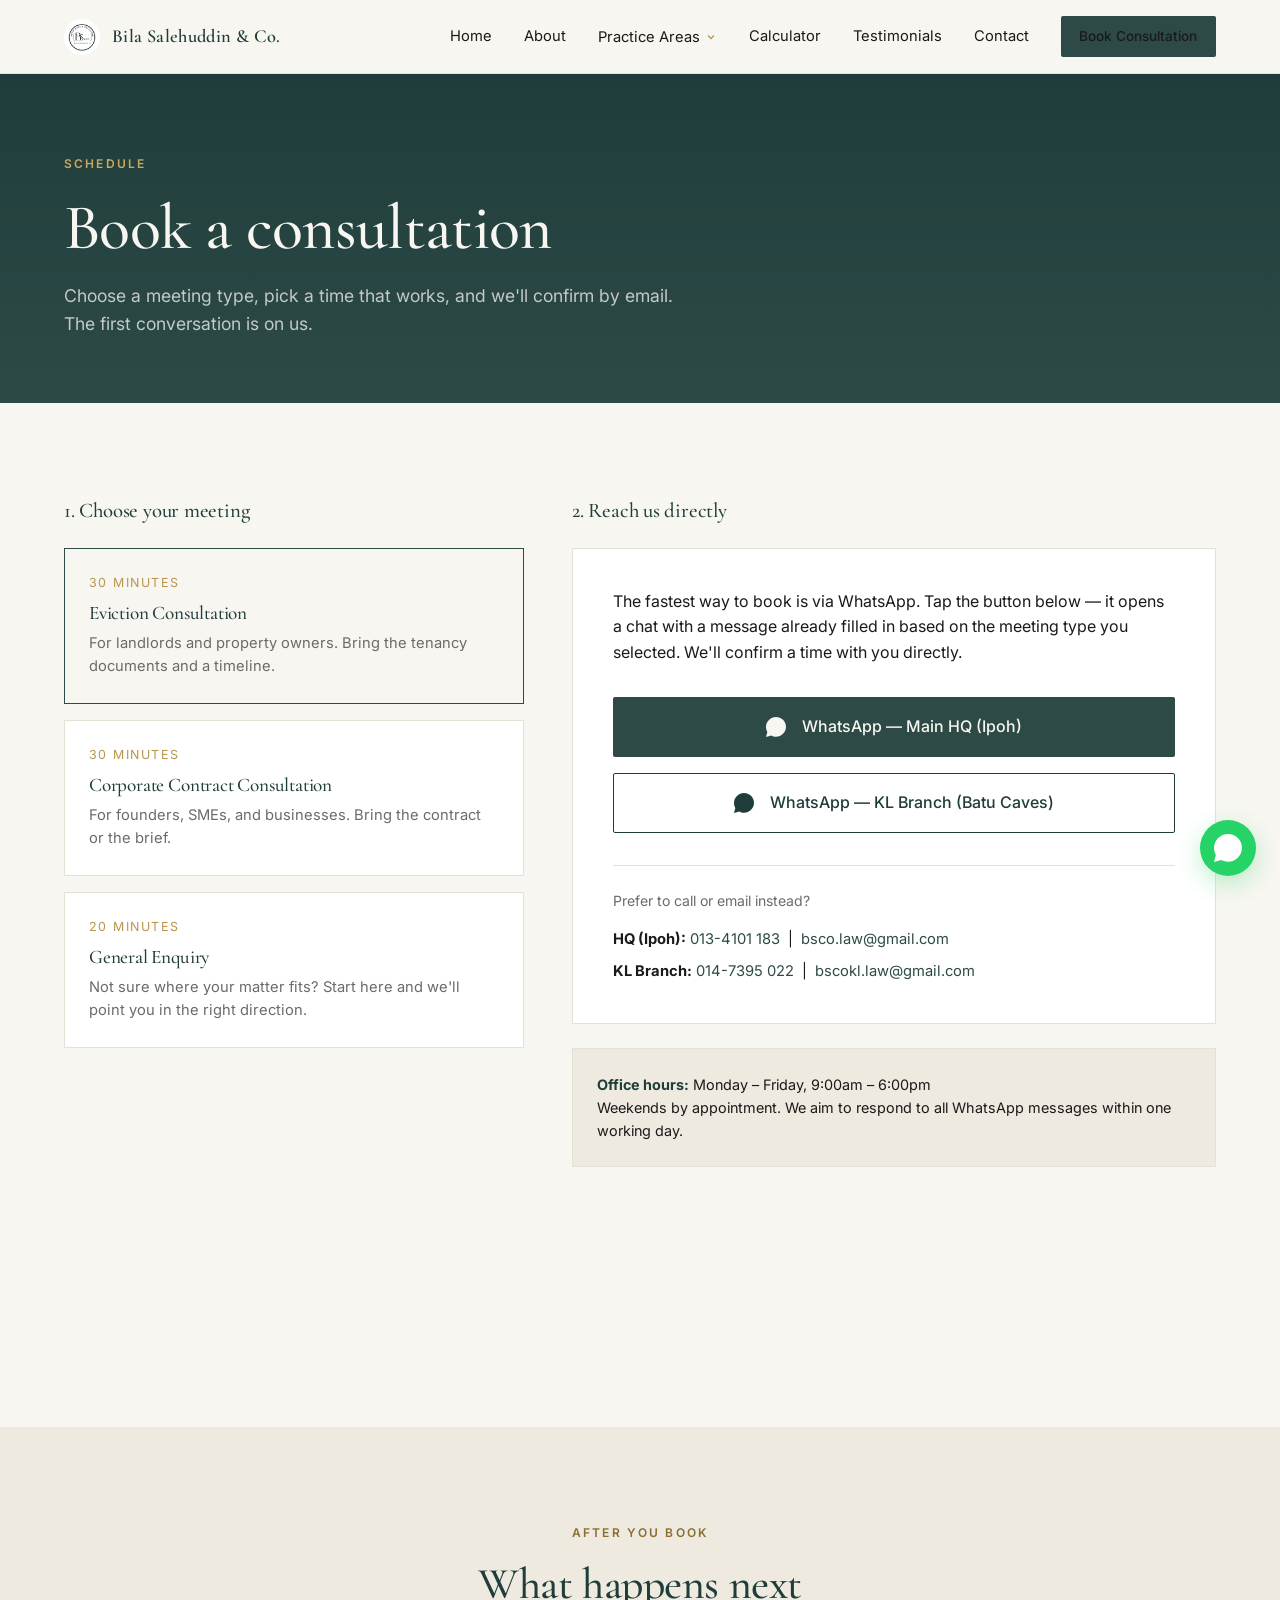
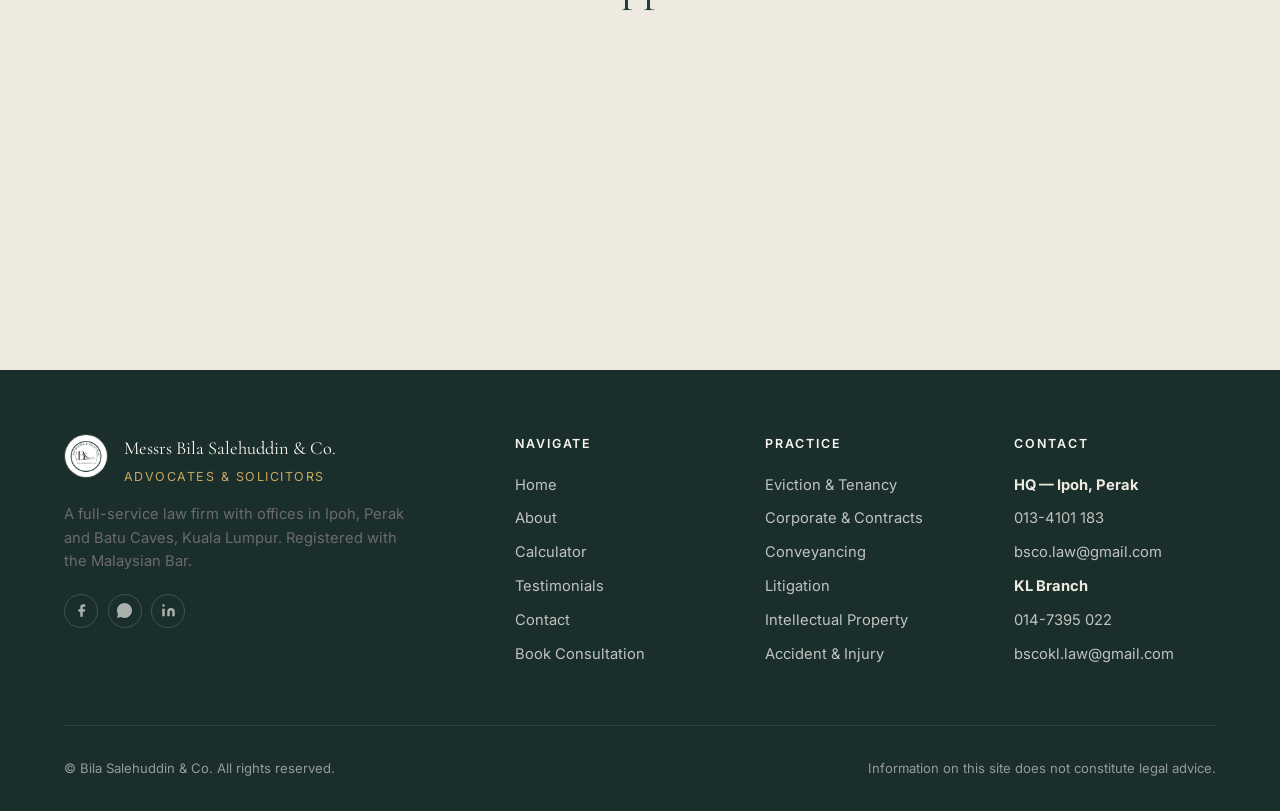
<file: book.html>
<!DOCTYPE html>
<html lang="en">
<head>
<meta charset="UTF-8" />
<meta name="viewport" content="width=device-width, initial-scale=1.0" />
<title>Book a Consultation — Bila Salehuddin &amp; Co.</title>
<meta name="description" content="Schedule a consultation with Bila Salehuddin & Co. in Kuala Lumpur. Eviction matters and corporate contract advice." />
<link rel="icon" type="image/svg+xml" href="assets/logo.svg" />
<link rel="preconnect" href="https://fonts.googleapis.com" />
<link rel="preconnect" href="https://fonts.gstatic.com" crossorigin />
<link href="https://fonts.googleapis.com/css2?family=Cormorant+Garamond:wght@400;500;600&family=Inter:wght@400;500;600&display=swap" rel="stylesheet" />
<link rel="stylesheet" href="assets/styles.css" />
<script>document.documentElement.classList.add('js');</script>
<style>
  .booking-grid {
    display: grid;
    grid-template-columns: 1fr 1.4fr;
    gap: 3rem;
    align-items: start;
  }
  @media (max-width: 860px) { .booking-grid { grid-template-columns: 1fr; } }
  .meeting-type {
    background: white;
    border: 1px solid var(--color-border);
    padding: 1.5rem;
    cursor: pointer;
    transition: all 0.25s;
    margin-bottom: 1rem;
    display: block;
  }
  .meeting-type:hover { border-color: var(--color-primary); }
  .meeting-type.selected { border-color: var(--color-primary); background: var(--color-cream); }
  .meeting-type h4 {
    font-family: var(--font-serif);
    font-size: 1.2rem;
    color: var(--color-primary-dark);
    margin-bottom: 0.4rem;
  }
  .meeting-type .duration {
    font-size: 0.78rem;
    color: var(--color-gold);
    text-transform: uppercase;
    letter-spacing: 0.12em;
    margin-bottom: 0.6rem;
  }
  .meeting-type p { font-size: 0.92rem; margin: 0; }
  .calendar-placeholder {
    background: white;
    border: 1px solid var(--color-border);
    padding: 2.5rem;
    min-height: 520px;
    display: flex; align-items: center; justify-content: center; flex-direction: column;
    text-align: center;
  }
  .calendar-placeholder svg {
    width: 64px; height: 64px;
    color: var(--color-primary-light);
    margin-bottom: 1.5rem;
  }
  .calendar-placeholder h3 {
    font-size: 1.4rem; margin-bottom: 0.75rem;
    color: var(--color-primary-dark);
  }
  .calendar-placeholder p { max-width: 360px; margin: 0 auto 1.5rem; font-size: 0.95rem; }
  .info-checklist {
    background: var(--color-cream-dark);
    padding: 2rem;
    margin-top: 2rem;
  }
  .info-checklist h4 {
    font-family: var(--font-serif);
    color: var(--color-primary-dark);
    margin-bottom: 1rem;
    font-size: 1.2rem;
  }
  .info-checklist ul { list-style: none; padding: 0; }
  .info-checklist li {
    padding: 0.4rem 0 0.4rem 1.75rem;
    position: relative;
    color: var(--color-text);
    font-size: 0.95rem;
  }
  .info-checklist li::before {
    content: '✓';
    position: absolute; left: 0; top: 0.4rem;
    color: var(--color-gold);
    font-weight: 600;
  }
</style>
</head>
<body>
<a class="skip-link" href="#main-content">Skip to content</a>

<nav class="nav">
  <div class="nav-inner">
    <a href="index.html" class="nav-logo">
      <img src="assets/logo-circle.jpg" alt="Bila Salehuddin &amp; Co. logo" style="width:36px;height:36px;border-radius:50%;object-fit:cover;" />
      <span class="brand">Bila Salehuddin &amp; Co.</span>
    </a>
    <div class="nav-links">
      <a href="index.html">Home</a>
      <a href="about.html">About</a>
      <div class="nav-dropdown">
        <button class="dropdown-toggle" aria-haspopup="true" aria-expanded="false">
          Practice Areas
          <svg width="12" height="12" viewBox="0 0 24 24" fill="none" stroke="currentColor" stroke-width="2.5"><path d="M6 9l6 6 6-6"/></svg>
        </button>
        <div class="dropdown-menu" role="menu">
          <a href="eviction.html"><span class="dm-dot"></span>Eviction &amp; Tenancy</a>
          <a href="contracts.html"><span class="dm-dot"></span>Corporate &amp; Contracts</a>
          <a href="conveyancing.html"><span class="dm-dot"></span>Conveyancing</a>
          <a href="litigation.html"><span class="dm-dot"></span>Litigation</a>
          <a href="ip.html"><span class="dm-dot"></span>Intellectual Property</a>
          <a href="accident.html"><span class="dm-dot"></span>Accident &amp; Injury</a>
        </div>
      </div>
      <a href="calculator.html">Calculator</a>
      <a href="gallery.html">Testimonials</a>
      <a href="contact.html">Contact</a>
      <a href="book.html" class="btn btn-primary" style="padding:0.55rem 1.1rem; font-size:0.85rem;">Book Consultation</a>
    </div>
    <button class="nav-toggle" aria-label="Menu" aria-expanded="false">
      <span></span><span></span><span></span>
    </button>
  </div>
</nav>

<!-- MOBILE DRAWER -->
<div class="mobile-menu-overlay"></div>
<div class="mobile-drawer" role="dialog" aria-label="Navigation menu">
  <div class="mobile-drawer-header">
    <a href="index.html" class="nav-logo">
      <img src="assets/logo-circle.jpg" alt="Logo" style="width:32px;height:32px;border-radius:50%;object-fit:cover;" />
      <span style="font-family:var(--font-serif);font-size:1rem;color:var(--color-primary-dark);">Bila Salehuddin &amp; Co.</span>
    </a>
    <button class="mobile-drawer-close" aria-label="Close menu">
      <svg width="22" height="22" viewBox="0 0 24 24" fill="none" stroke="currentColor" stroke-width="2"><path d="M18 6L6 18M6 6l12 12"/></svg>
    </button>
  </div>
  <a href="index.html">Home</a>
  <a href="about.html">About</a>
  <span class="mobile-drawer-section-title">Practice Areas</span>
  <a href="eviction.html">Eviction &amp; Tenancy</a>
  <a href="contracts.html">Corporate &amp; Contracts</a>
  <a href="conveyancing.html">Conveyancing</a>
  <a href="litigation.html">Litigation</a>
  <a href="ip.html">Intellectual Property</a>
  <a href="accident.html">Accident &amp; Injury</a>
  <a href="calculator.html" style="margin-top:0.5rem;">Calculator</a>
  <a href="gallery.html" style="margin-top:0.5rem;">Testimonials</a>
  <a href="contact.html" style="margin-top:0.5rem;">Contact</a>
  <a href="book.html" class="btn-mobile-book">Book a Consultation</a>
</div>

<header class="page-header" id="main-content" tabindex="-1">
  <div class="container">
    <span class="eyebrow">Schedule</span>
    <h1>Book a consultation</h1>
    <p>Choose a meeting type, pick a time that works, and we'll confirm by email. The first conversation is on us.</p>
  </div>
</header>

<section class="section">
  <div class="container">
    <div class="booking-grid">
      <div role="radiogroup" aria-label="Choose your meeting type">
        <h3 style="margin-bottom:1.5rem; font-size:1.3rem;">1. Choose your meeting</h3>

        <label class="meeting-type selected">
          <input type="radio" name="meeting" value="eviction" checked class="sr-only" />
          <div class="duration">30 minutes</div>
          <h4>Eviction Consultation</h4>
          <p>For landlords and property owners. Bring the tenancy documents and a timeline.</p>
        </label>

        <label class="meeting-type">
          <input type="radio" name="meeting" value="contracts" class="sr-only" />
          <div class="duration">30 minutes</div>
          <h4>Corporate Contract Consultation</h4>
          <p>For founders, SMEs, and businesses. Bring the contract or the brief.</p>
        </label>

        <label class="meeting-type">
          <input type="radio" name="meeting" value="general" class="sr-only" />
          <div class="duration">20 minutes</div>
          <h4>General Enquiry</h4>
          <p>Not sure where your matter fits? Start here and we'll point you in the right direction.</p>
        </label>

        <div class="info-checklist reveal">
          <h4>Before the call</h4>
          <ul>
            <li>Have your key documents to hand</li>
            <li>Know the rough timeline of events</li>
            <li>Note the outcome you're hoping for</li>
            <li>Bring questions — we'll make space for them</li>
          </ul>
        </div>
      </div>

      <div>
        <h3 style="margin-bottom:1.5rem; font-size:1.3rem;">2. Reach us directly</h3>

        <div style="background: white; border: 1px solid var(--color-border); padding: 2.5rem;">

          <p style="color: var(--color-text); margin-bottom:2rem;">The fastest way to book is via WhatsApp. Tap the button below — it opens a chat with a message already filled in based on the meeting type you selected. We'll confirm a time with you directly.</p>

          <a id="wa-btn-hq" href="https://wa.me/60134101183?text=Hi%2C%20I%20would%20like%20to%20book%20a%20consultation%20with%20Bila%20Salehuddin%20%26%20Co." target="_blank" rel="noopener" class="btn btn-primary" style="width:100%; justify-content:center; margin-bottom:1rem; font-size:1rem; padding:1rem;">
            <svg width="20" height="20" viewBox="0 0 24 24" fill="currentColor" style="margin-right:0.5rem;"><path d="M17.5 14.4c-.3-.1-1.7-.8-2-.9-.3-.1-.5-.1-.7.1-.2.3-.8.9-.9 1.1-.2.2-.3.2-.6.1-.3-.1-1.2-.4-2.3-1.4-.9-.8-1.4-1.7-1.6-2-.2-.3 0-.4.1-.6.1-.1.3-.3.4-.5.1-.2.2-.3.3-.5.1-.2 0-.4 0-.5 0-.1-.7-1.6-.9-2.2-.2-.6-.5-.5-.7-.5h-.6c-.2 0-.5.1-.7.3-.3.3-1 1-1 2.4 0 1.4 1 2.8 1.2 3 .1.2 2 3 4.8 4.2.7.3 1.2.5 1.6.6.7.2 1.3.2 1.8.1.5-.1 1.7-.7 1.9-1.4.2-.7.2-1.2.2-1.4-.1-.1-.3-.2-.6-.3M12 0C5.4 0 0 5.4 0 12c0 2.1.6 4.1 1.6 5.9L0 24l6.3-1.7c1.7.9 3.7 1.5 5.7 1.5 6.6 0 12-5.4 12-12S18.6 0 12 0"/></svg>
            WhatsApp — Main HQ (Ipoh)
          </a>

          <a id="wa-btn-kl" href="https://wa.me/60147395022?text=Hi%2C%20I%20would%20like%20to%20book%20a%20consultation%20with%20Bila%20Salehuddin%20%26%20Co." target="_blank" rel="noopener" class="btn btn-outline" style="width:100%; justify-content:center; margin-bottom:2rem; font-size:1rem; padding:1rem;">
            <svg width="20" height="20" viewBox="0 0 24 24" fill="currentColor" style="margin-right:0.5rem;"><path d="M17.5 14.4c-.3-.1-1.7-.8-2-.9-.3-.1-.5-.1-.7.1-.2.3-.8.9-.9 1.1-.2.2-.3.2-.6.1-.3-.1-1.2-.4-2.3-1.4-.9-.8-1.4-1.7-1.6-2-.2-.3 0-.4.1-.6.1-.1.3-.3.4-.5.1-.2.2-.3.3-.5.1-.2 0-.4 0-.5 0-.1-.7-1.6-.9-2.2-.2-.6-.5-.5-.7-.5h-.6c-.2 0-.5.1-.7.3-.3.3-1 1-1 2.4 0 1.4 1 2.8 1.2 3 .1.2 2 3 4.8 4.2.7.3 1.2.5 1.6.6.7.2 1.3.2 1.8.1.5-.1 1.7-.7 1.9-1.4.2-.7.2-1.2.2-1.4-.1-.1-.3-.2-.6-.3M12 0C5.4 0 0 5.4 0 12c0 2.1.6 4.1 1.6 5.9L0 24l6.3-1.7c1.7.9 3.7 1.5 5.7 1.5 6.6 0 12-5.4 12-12S18.6 0 12 0"/></svg>
            WhatsApp — KL Branch (Batu Caves)
          </a>

          <div style="border-top: 1px solid var(--color-border); padding-top: 1.5rem;">
            <p style="font-size:0.88rem; color: var(--color-text-muted); margin-bottom:1rem;">Prefer to call or email instead?</p>
            <div style="display:flex; flex-direction:column; gap:0.5rem; font-size:0.92rem;">
              <div><strong>HQ (Ipoh):</strong> <a href="tel:+60134101183" style="color:var(--color-primary);">013-4101 183</a> &nbsp;|&nbsp; <a href="mailto:bsco.law@gmail.com" style="color:var(--color-primary);">bsco.law@gmail.com</a></div>
              <div><strong>KL Branch:</strong> <a href="tel:+60147395022" style="color:var(--color-primary);">014-7395 022</a> &nbsp;|&nbsp; <a href="mailto:bscokl.law@gmail.com" style="color:var(--color-primary);">bscokl.law@gmail.com</a></div>
            </div>
          </div>
        </div>

        <div style="background: var(--color-cream-dark); border: 1px solid var(--color-border); padding: 1.5rem; margin-top: 1.5rem; font-size: 0.9rem; color: var(--color-text);">
          <strong style="color: var(--color-primary-dark);">Office hours:</strong> Monday – Friday, 9:00am – 6:00pm<br/>
          Weekends by appointment. We aim to respond to all WhatsApp messages within one working day.
        </div>
      </div>
    </div>
  </div>
</section>

<section class="section" style="background: var(--color-cream-dark);">
  <div class="container-narrow" style="text-align:center;">
    <span class="eyebrow">After You Book</span>
    <h2>What happens next</h2>
    <div class="grid-3 reveal" style="margin-top:3rem; text-align:left;">
      <div>
        <div style="font-family:var(--font-serif); font-size:2.5rem; color: var(--color-gold); margin-bottom:1rem;">01</div>
        <h4 style="font-family:var(--font-serif); font-size:1.25rem; color: var(--color-primary-dark); margin-bottom:0.5rem;">Confirmation</h4>
        <p>You'll receive an email confirming the booking, with a calendar invite and a brief intake form.</p>
      </div>
      <div>
        <div style="font-family:var(--font-serif); font-size:2.5rem; color: var(--color-gold); margin-bottom:1rem;">02</div>
        <h4 style="font-family:var(--font-serif); font-size:1.25rem; color: var(--color-primary-dark); margin-bottom:0.5rem;">The conversation</h4>
        <p>We'll meet — by phone, video, or at the office. We listen, then ask the right questions, then give a view.</p>
      </div>
      <div>
        <div style="font-family:var(--font-serif); font-size:2.5rem; color: var(--color-gold); margin-bottom:1rem;">03</div>
        <h4 style="font-family:var(--font-serif); font-size:1.25rem; color: var(--color-primary-dark); margin-bottom:0.5rem;">Next steps</h4>
        <p>If we're a good fit and you'd like to instruct us, we'll send a short engagement letter with a clear fee estimate.</p>
      </div>
    </div>
  </div>
</section>

<footer class="footer">
  <div class="container">
    <div class="footer-grid">
      <div>
        <div class="footer-brand">
          <img src="assets/logo-circle.jpg" alt="Bila Salehuddin &amp; Co. logo" style="width:44px;height:44px;border-radius:50%;object-fit:cover;border:1px solid rgba(255,255,255,0.15);" />
          <div>
            <div style="font-family: var(--font-serif); font-size:1.15rem; color: var(--color-cream); margin-bottom:0.25rem;">Messrs Bila Salehuddin &amp; Co.</div>
            <div style="font-size:0.78rem; letter-spacing:0.12em; text-transform:uppercase; color: var(--color-gold-light);">Advocates &amp; Solicitors</div>
          </div>
        </div>
        <p style="max-width:340px; margin-top:1rem;">A full-service law firm with offices in Ipoh, Perak and Batu Caves, Kuala Lumpur. Registered with the Malaysian Bar.</p>        <div class="footer-social">
          <a href="https://www.facebook.com/p/Bila-Salehuddin-Co-Kuala-Lumpur-61574542870846/" target="_blank" rel="noopener" aria-label="Facebook">
            <svg viewBox="0 0 24 24"><path d="M18 2h-3a5 5 0 0 0-5 5v3H7v4h3v8h4v-8h3l1-4h-4V7a1 1 0 0 1 1-1h3z"/></svg>
          </a>
          <a href="https://wa.me/60134101183" target="_blank" rel="noopener" aria-label="WhatsApp">
            <svg viewBox="0 0 24 24"><path d="M17.5 14.4c-.3-.1-1.7-.8-2-.9-.3-.1-.5-.1-.7.1-.2.3-.8.9-.9 1.1-.2.2-.3.2-.6.1-.3-.1-1.2-.4-2.3-1.4-.9-.8-1.4-1.7-1.6-2-.2-.3 0-.4.1-.6.1-.1.3-.3.4-.5.1-.2.2-.3.3-.5.1-.2 0-.4 0-.5 0-.1-.7-1.6-.9-2.2-.2-.6-.5-.5-.7-.5h-.6c-.2 0-.5.1-.7.3-.3.3-1 1-1 2.4 0 1.4 1 2.8 1.2 3 .1.2 2 3 4.8 4.2.7.3 1.2.5 1.6.6.7.2 1.3.2 1.8.1.5-.1 1.7-.7 1.9-1.4.2-.7.2-1.2.2-1.4-.1-.1-.3-.2-.6-.3M12 0C5.4 0 0 5.4 0 12c0 2.1.6 4.1 1.6 5.9L0 24l6.3-1.7c1.7.9 3.7 1.5 5.7 1.5 6.6 0 12-5.4 12-12S18.6 0 12 0"/></svg>
          </a>
          <a href="https://www.linkedin.com/company/bila-salehuddin-co/" target="_blank" rel="noopener" aria-label="LinkedIn">
            <svg viewBox="0 0 24 24"><path d="M16 8a6 6 0 0 1 6 6v7h-4v-7a2 2 0 0 0-2-2 2 2 0 0 0-2 2v7h-4v-7a6 6 0 0 1 6-6zM2 9h4v12H2z"/><circle cx="4" cy="4" r="2"/></svg>
          </a>
        </div>
      </div>
      <div>
        <h5>Navigate</h5>
        <ul>
          <li><a href="index.html">Home</a></li>
          <li><a href="about.html">About</a></li>
          <li><a href="calculator.html">Calculator</a></li>
          <li><a href="gallery.html">Testimonials</a></li>
          <li><a href="contact.html">Contact</a></li>
          <li><a href="book.html">Book Consultation</a></li>
        </ul>
      </div>
      <div>
        <h5>Practice</h5>
        <ul>
          <li><a href="eviction.html">Eviction &amp; Tenancy</a></li>
          <li><a href="contracts.html">Corporate &amp; Contracts</a></li>
          <li><a href="conveyancing.html">Conveyancing</a></li>
          <li><a href="litigation.html">Litigation</a></li>
          <li><a href="ip.html">Intellectual Property</a></li>
          <li><a href="accident.html">Accident &amp; Injury</a></li>
        </ul>
      </div>
      <div>
        <h5>Contact</h5>
        <ul>
          <li><strong style="color:var(--color-cream-dark);">HQ — Ipoh, Perak</strong></li>
          <li><a href="tel:+60134101183">013-4101 183</a></li>
          <li><a href="mailto:bsco.law@gmail.com">bsco.law@gmail.com</a></li>
          <li style="margin-top:0.5rem;"><strong style="color:var(--color-cream-dark);">KL Branch</strong></li>
          <li><a href="tel:+60147395022">014-7395 022</a></li>
          <li><a href="mailto:bscokl.law@gmail.com">bscokl.law@gmail.com</a></li>
        </ul>
      </div>
    </div>
    <div class="footer-bottom">
      <div>&copy; <span id="year"></span> Bila Salehuddin &amp; Co. All rights reserved.</div>
      <div>Information on this site does not constitute legal advice.</div>
    </div>
  </div>
</footer>

<a href="https://wa.me/60134101183" target="_blank" rel="noopener" class="whatsapp-fab" aria-label="Chat on WhatsApp">
  <svg viewBox="0 0 24 24"><path d="M17.5 14.4c-.3-.1-1.7-.8-2-.9-.3-.1-.5-.1-.7.1-.2.3-.8.9-.9 1.1-.2.2-.3.2-.6.1-.3-.1-1.2-.4-2.3-1.4-.9-.8-1.4-1.7-1.6-2-.2-.3 0-.4.1-.6.1-.1.3-.3.4-.5.1-.2.2-.3.3-.5.1-.2 0-.4 0-.5 0-.1-.7-1.6-.9-2.2-.2-.6-.5-.5-.7-.5h-.6c-.2 0-.5.1-.7.3-.3.3-1 1-1 2.4 0 1.4 1 2.8 1.2 3 .1.2 2 3 4.8 4.2.7.3 1.2.5 1.6.6.7.2 1.3.2 1.8.1.5-.1 1.7-.7 1.9-1.4.2-.7.2-1.2.2-1.4-.1-.1-.3-.2-.6-.3M12 0C5.4 0 0 5.4 0 12c0 2.1.6 4.1 1.6 5.9L0 24l6.3-1.7c1.7.9 3.7 1.5 5.7 1.5 6.6 0 12-5.4 12-12S18.6 0 12 0"/></svg>
</a>

<script>
  const waBase = {
    hq: 'https://wa.me/60134101183?text=',
    kl: 'https://wa.me/60147395022?text='
  };
  const waMessages = {
    eviction: "Hi%2C%20I%20would%20like%20to%20book%20an%20Eviction%20Consultation%20with%20Bila%20Salehuddin%20%26%20Co.",
    contracts: "Hi%2C%20I%20would%20like%20to%20 1-1 2.4 0 1.4 1 2.8 1.2 3 .1.2 2 3 4.8 4.2.7.3 1.2.5 1.6.6.7.2 1.3.2 1.8.1.5-.1 1.7-.7 1.9-1.4.2-.7.2-1.2.2-1.4-.1-.1-.3-.2-.6-.3M12 0C5.4 0 0 5.4 0 12c0 2.1.6 4.1 1.6 5.9L0 24l6.3-1.7C8.1 23.4 10 24 12 24c6.6 0 12-5.4 12-12S18.6 0 12 0z"/></svg>
</a>

<button class="back-to-top" aria-label="Back to top">
  <svg width="20" height="20" viewBox="0 0 24 24" fill="none" stroke="currentColor" stroke-width="2.5"><path d="M18 15l-6-6-6 6"/></svg>
</button>

<script src="assets/main.js"></script>
</body>
</html>
</file>
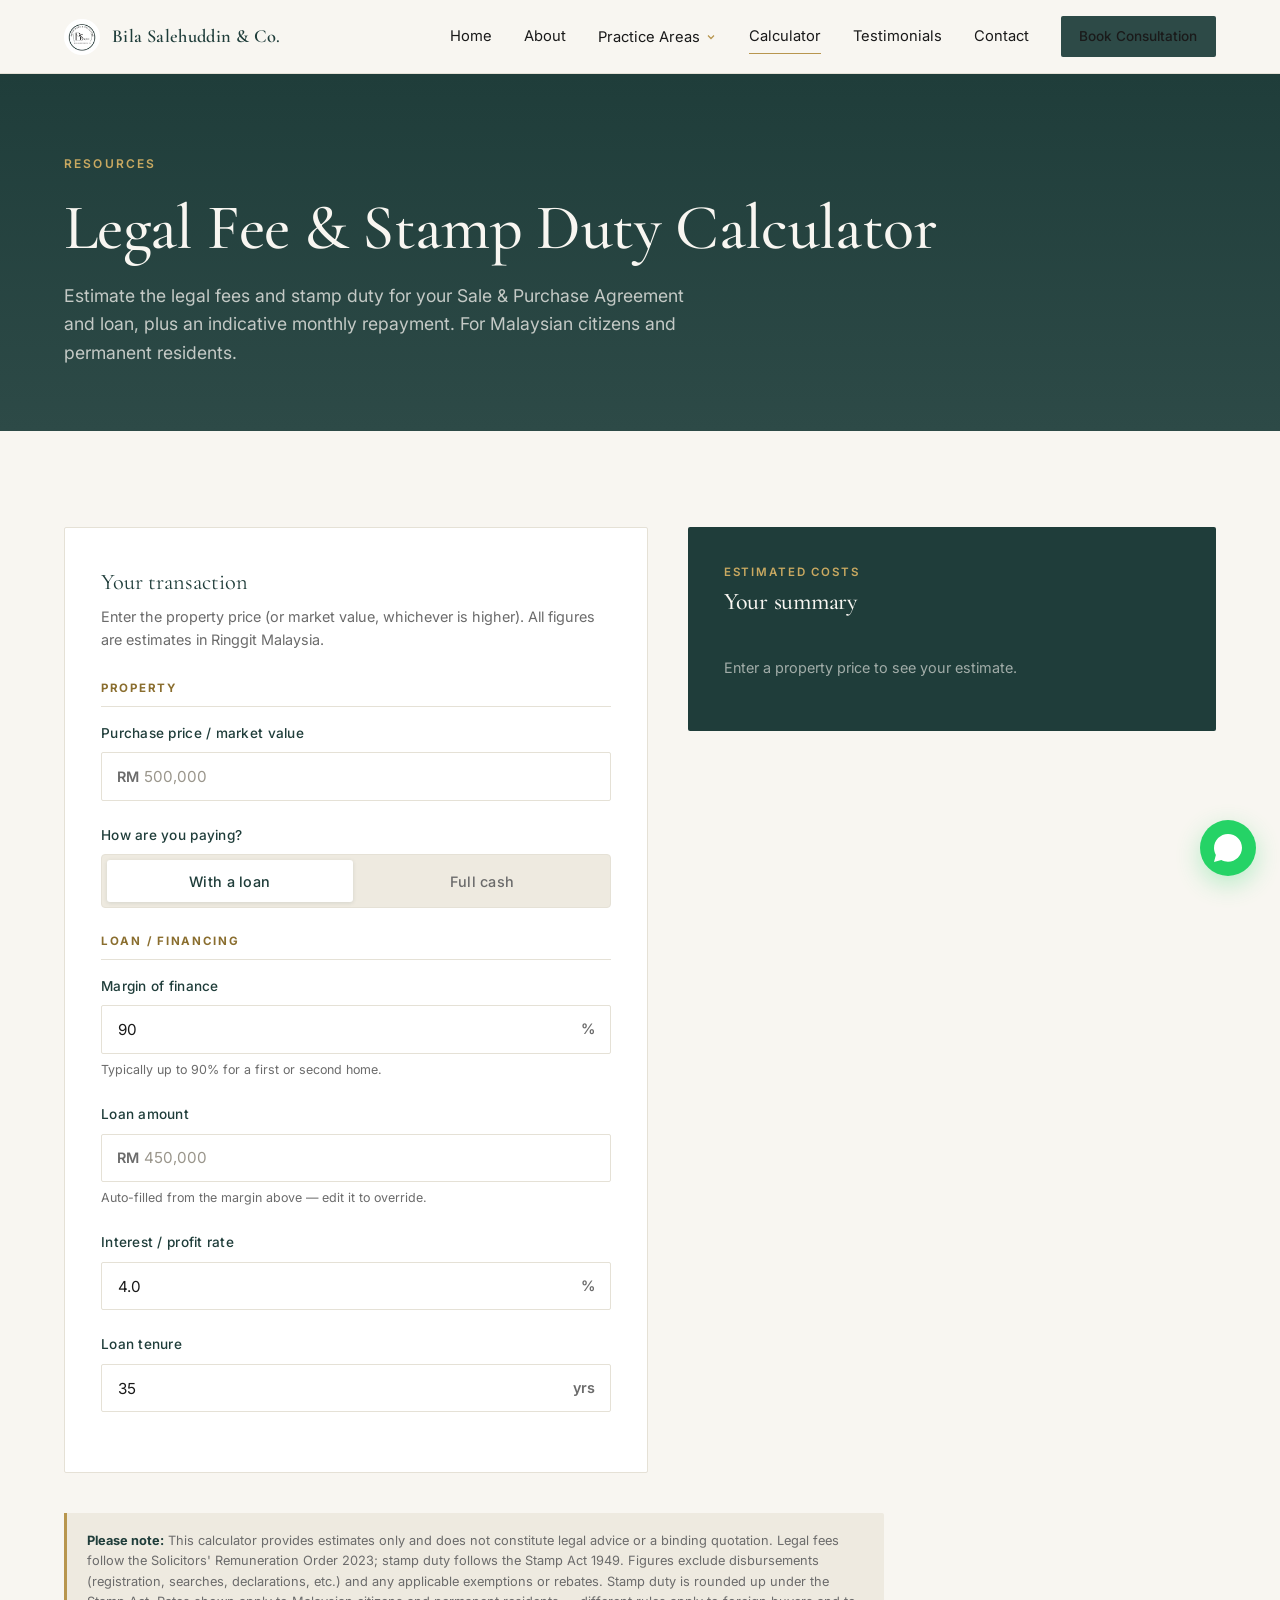
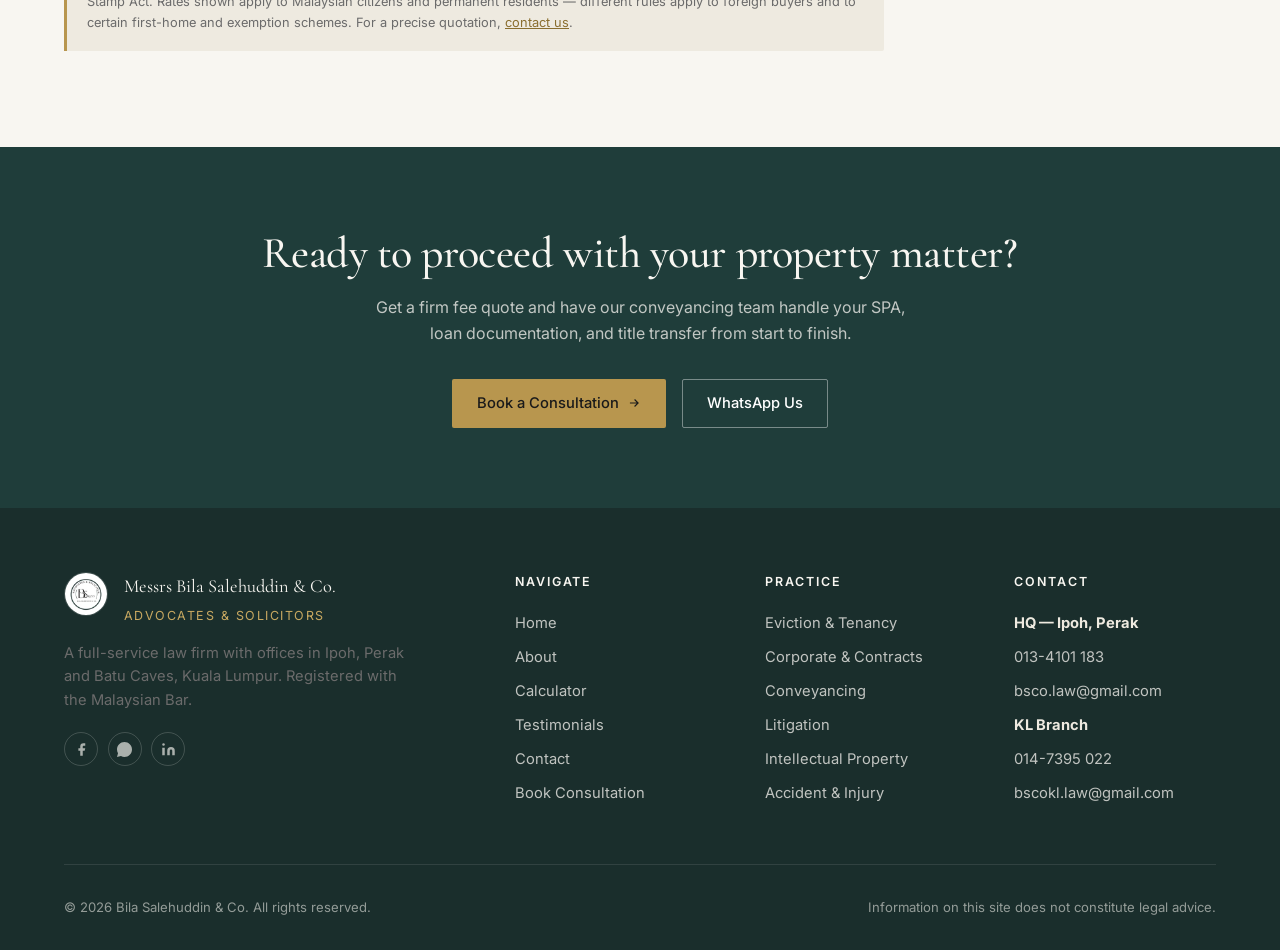
<file: calculator.html>
<!DOCTYPE html>
<html lang="en">
<head>
<meta charset="UTF-8" />
<meta name="viewport" content="width=device-width, initial-scale=1.0" />
<title>Legal Fee &amp; Stamp Duty Calculator — Bila Salehuddin &amp; Co.</title>
<meta name="description" content="Estimate your Malaysian property legal fees and stamp duty for the Sale &amp; Purchase Agreement (SPA) and loan, plus monthly loan repayment, with the Bila Salehuddin &amp; Co. calculator." />
<link rel="icon" type="image/svg+xml" href="assets/logo.svg" />
<link rel="preconnect" href="https://fonts.googleapis.com" />
<link rel="preconnect" href="https://fonts.gstatic.com" crossorigin />
<link href="https://fonts.googleapis.com/css2?family=Cormorant+Garamond:wght@400;500;600&family=Inter:wght@400;500;600&display=swap" rel="stylesheet" />
<link rel="stylesheet" href="assets/styles.css" />
<script>document.documentElement.classList.add('js');</script>
</head>
<body>
<a class="skip-link" href="#main-content">Skip to content</a>

<nav class="nav">
  <div class="nav-inner">
    <a href="index.html" class="nav-logo">
      <img src="assets/logo-circle.jpg" alt="Bila Salehuddin &amp; Co. logo" style="width:36px;height:36px;border-radius:50%;object-fit:cover;" />
      <span class="brand">Bila Salehuddin &amp; Co.</span>
    </a>
    <div class="nav-links">
      <a href="index.html">Home</a>
      <a href="about.html">About</a>
      <div class="nav-dropdown">
        <button class="dropdown-toggle" aria-haspopup="true" aria-expanded="false">
          Practice Areas
          <svg width="12" height="12" viewBox="0 0 24 24" fill="none" stroke="currentColor" stroke-width="2.5"><path d="M6 9l6 6 6-6"/></svg>
        </button>
        <div class="dropdown-menu" role="menu">
          <a href="eviction.html"><span class="dm-dot"></span>Eviction &amp; Tenancy</a>
          <a href="contracts.html"><span class="dm-dot"></span>Corporate &amp; Contracts</a>
          <a href="conveyancing.html"><span class="dm-dot"></span>Conveyancing</a>
          <a href="litigation.html"><span class="dm-dot"></span>Litigation</a>
          <a href="ip.html"><span class="dm-dot"></span>Intellectual Property</a>
          <a href="accident.html"><span class="dm-dot"></span>Accident &amp; Injury</a>
        </div>
      </div>
      <a href="calculator.html">Calculator</a>
      <a href="gallery.html">Testimonials</a>
      <a href="contact.html">Contact</a>
      <a href="book.html" class="btn btn-primary" style="padding:0.55rem 1.1rem; font-size:0.85rem;">Book Consultation</a>
    </div>
    <button class="nav-toggle" aria-label="Menu" aria-expanded="false">
      <span></span><span></span><span></span>
    </button>
  </div>
</nav>

<!-- MOBILE DRAWER -->
<div class="mobile-menu-overlay"></div>
<div class="mobile-drawer" role="dialog" aria-label="Navigation menu">
  <div class="mobile-drawer-header">
    <a href="index.html" class="nav-logo">
      <img src="assets/logo-circle.jpg" alt="Logo" style="width:32px;height:32px;border-radius:50%;object-fit:cover;" />
      <span style="font-family:var(--font-serif);font-size:1rem;color:var(--color-primary-dark);">Bila Salehuddin &amp; Co.</span>
    </a>
    <button class="mobile-drawer-close" aria-label="Close menu">
      <svg width="22" height="22" viewBox="0 0 24 24" fill="none" stroke="currentColor" stroke-width="2"><path d="M18 6L6 18M6 6l12 12"/></svg>
    </button>
  </div>
  <a href="index.html">Home</a>
  <a href="about.html">About</a>
  <span class="mobile-drawer-section-title">Practice Areas</span>
  <a href="eviction.html">Eviction &amp; Tenancy</a>
  <a href="contracts.html">Corporate &amp; Contracts</a>
  <a href="conveyancing.html">Conveyancing</a>
  <a href="litigation.html">Litigation</a>
  <a href="ip.html">Intellectual Property</a>
  <a href="accident.html">Accident &amp; Injury</a>
  <a href="calculator.html" style="margin-top:0.5rem;">Calculator</a>
  <a href="gallery.html" style="margin-top:0.5rem;">Testimonials</a>
  <a href="contact.html" style="margin-top:0.5rem;">Contact</a>
  <a href="book.html" class="btn-mobile-book">Book a Consultation</a>
</div>

<header class="page-header" id="main-content" tabindex="-1">
  <div class="container">
    <span class="eyebrow">Resources</span>
    <h1>Legal Fee &amp; Stamp Duty Calculator</h1>
    <p>Estimate the legal fees and stamp duty for your Sale &amp; Purchase Agreement and loan, plus an indicative monthly repayment. For Malaysian citizens and permanent residents.</p>
  </div>
</header>

<section class="section">
  <div class="container">
    <div class="calc-wrap">

      <!-- INPUT PANEL -->
      <form class="calc-panel" id="calc-form" autocomplete="off" novalidate>
        <div class="calc-panel-title">Your transaction</div>
        <p class="calc-panel-sub">Enter the property price (or market value, whichever is higher). All figures are estimates in Ringgit Malaysia.</p>

        <div class="calc-fieldset-title">Property</div>
        <div class="form-group">
          <label for="calc-price">Purchase price / market value</label>
          <div class="calc-input-money">
            <span class="calc-prefix">RM</span>
            <input type="text" inputmode="numeric" id="calc-price" placeholder="500,000" />
          </div>
        </div>

        <div class="form-group">
          <label>How are you paying?</label>
          <div class="calc-toggle" role="radiogroup" aria-label="Payment method">
            <input type="radio" name="financing" id="fin-loan" value="loan" checked />
            <label for="fin-loan">With a loan</label>
            <input type="radio" name="financing" id="fin-cash" value="cash" />
            <label for="fin-cash">Full cash</label>
          </div>
        </div>

        <div class="calc-loan-fields" id="loan-fields">
          <div class="calc-fieldset-title">Loan / financing</div>
          <div class="form-group">
            <label for="calc-margin">Margin of finance</label>
            <div class="calc-input-suffix">
              <input type="text" inputmode="decimal" id="calc-margin" value="90" />
              <span class="calc-suffix">%</span>
            </div>
            <p class="calc-hint">Typically up to 90% for a first or second home.</p>
          </div>
          <div class="form-group">
            <label for="calc-loan">Loan amount</label>
            <div class="calc-input-money">
              <span class="calc-prefix">RM</span>
              <input type="text" inputmode="numeric" id="calc-loan" placeholder="450,000" />
            </div>
            <p class="calc-hint">Auto-filled from the margin above — edit it to override.</p>
          </div>
          <div class="form-group">
            <label for="calc-rate">Interest / profit rate</label>
            <div class="calc-input-suffix">
              <input type="text" inputmode="decimal" id="calc-rate" value="4.0" />
              <span class="calc-suffix">%</span>
            </div>
          </div>
          <div class="form-group">
            <label for="calc-tenure">Loan tenure</label>
            <div class="calc-input-suffix">
              <input type="text" inputmode="numeric" id="calc-tenure" value="35" />
              <span class="calc-suffix">yrs</span>
            </div>
          </div>
        </div>
      </form>

      <!-- RESULTS -->
      <aside class="calc-results" aria-live="polite">
        <div class="calc-results-eyebrow">Estimated costs</div>
        <h3>Your summary</h3>

        <div id="calc-output">
          <div class="calc-empty" id="calc-empty">Enter a property price to see your estimate.</div>

          <div id="calc-detail" hidden>
            <div class="calc-group">
              <div class="calc-group-head">Sale &amp; Purchase Agreement</div>
              <div class="calc-line">
                <span class="calc-label">SPA legal fee</span>
                <span class="calc-value" id="out-spa-fee">RM 0.00</span>
              </div>
              <div class="calc-line calc-sub">
                <span class="calc-label">SST on legal fee (8%)</span>
                <span class="calc-value" id="out-spa-sst">RM 0.00</span>
              </div>
              <div class="calc-line">
                <span class="calc-label">Stamp duty (MOT)</span>
                <span class="calc-value" id="out-spa-stamp">RM 0.00</span>
              </div>
            </div>

            <div class="calc-group" id="loan-group">
              <div class="calc-group-head">Loan agreement</div>
              <div class="calc-line">
                <span class="calc-label">Loan legal fee</span>
                <span class="calc-value" id="out-loan-fee">RM 0.00</span>
              </div>
              <div class="calc-line calc-sub">
                <span class="calc-label">SST on legal fee (8%)</span>
                <span class="calc-value" id="out-loan-sst">RM 0.00</span>
              </div>
              <div class="calc-line">
                <span class="calc-label">Stamp duty (0.5%)</span>
                <span class="calc-value" id="out-loan-stamp">RM 0.00</span>
              </div>
            </div>

            <div class="calc-total">
              <span class="calc-total-label">Estimated total</span>
              <span class="calc-total-value" id="out-total">RM 0.00</span>
            </div>

            <div class="calc-repayment" id="repayment-box" hidden>
              <span class="calc-rep-label">Indicative monthly repayment<small id="out-rep-terms"></small></span>
              <span class="calc-rep-value" id="out-repayment">RM 0.00</span>
            </div>
          </div>
        </div>
      </aside>
    </div>

    <p class="calc-disclaimer container-narrow" style="margin-left:0;">
      <strong>Please note:</strong> This calculator provides estimates only and does not constitute legal advice or a binding quotation. Legal fees follow the Solicitors' Remuneration Order 2023; stamp duty follows the Stamp Act 1949. Figures exclude disbursements (registration, searches, declarations, etc.) and any applicable exemptions or rebates. Stamp duty is rounded up under the Stamp Act. Rates shown apply to Malaysian citizens and permanent residents — different rules apply to foreign buyers and to certain first-home and exemption schemes. For a precise quotation, <a href="contact.html" style="color:var(--color-gold-deep);text-decoration:underline;">contact us</a>.
    </p>
  </div>
</section>

<section class="cta-band">
  <div class="container">
    <h2>Ready to proceed with your property matter?</h2>
    <p>Get a firm fee quote and have our conveyancing team handle your SPA, loan documentation, and title transfer from start to finish.</p>
    <div style="display:flex; gap:1rem; justify-content:center; flex-wrap:wrap;">
      <a href="book.html" class="btn btn-gold">Book a Consultation
        <svg width="14" height="14" viewBox="0 0 24 24" fill="none" stroke="currentColor" stroke-width="2"><path d="M5 12h14M13 6l6 6-6 6"/></svg>
      </a>
      <a href="https://wa.me/60134101183?text=Hi%2C%20I%20used%20the%20legal%20fee%20calculator%20and%20would%20like%20a%20quote%20for%20my%20property%20matter." target="_blank" rel="noopener" class="btn btn-outline" style="color:#fff; border-color:rgba(255,255,255,0.4);">
        WhatsApp Us
      </a>
    </div>
  </div>
</section>

<footer class="footer">
  <div class="container">
    <div class="footer-grid">
      <div>
        <div class="footer-brand">
          <img src="assets/logo-circle.jpg" alt="Bila Salehuddin &amp; Co. logo" style="width:44px;height:44px;border-radius:50%;object-fit:cover;border:1px solid rgba(255,255,255,0.15);" />
          <div>
            <div style="font-family: var(--font-serif); font-size:1.15rem; color: var(--color-cream); margin-bottom:0.25rem;">Messrs Bila Salehuddin &amp; Co.</div>
            <div style="font-size:0.78rem; letter-spacing:0.12em; text-transform:uppercase; color: var(--color-gold-light);">Advocates &amp; Solicitors</div>
          </div>
        </div>
        <p style="max-width:340px; margin-top:1rem;">A full-service law firm with offices in Ipoh, Perak and Batu Caves, Kuala Lumpur. Registered with the Malaysian Bar.</p>        <div class="footer-social">
          <a href="https://www.facebook.com/p/Bila-Salehuddin-Co-Kuala-Lumpur-61574542870846/" target="_blank" rel="noopener" aria-label="Facebook">
            <svg viewBox="0 0 24 24"><path d="M18 2h-3a5 5 0 0 0-5 5v3H7v4h3v8h4v-8h3l1-4h-4V7a1 1 0 0 1 1-1h3z"/></svg>
          </a>
          <a href="https://wa.me/60134101183" target="_blank" rel="noopener" aria-label="WhatsApp">
            <svg viewBox="0 0 24 24"><path d="M17.5 14.4c-.3-.1-1.7-.8-2-.9-.3-.1-.5-.1-.7.1-.2.3-.8.9-.9 1.1-.2.2-.3.2-.6.1-.3-.1-1.2-.4-2.3-1.4-.9-.8-1.4-1.7-1.6-2-.2-.3 0-.4.1-.6.1-.1.3-.3.4-.5.1-.2.2-.3.3-.5.1-.2 0-.4 0-.5 0-.1-.7-1.6-.9-2.2-.2-.6-.5-.5-.7-.5h-.6c-.2 0-.5.1-.7.3-.3.3-1 1-1 2.4 0 1.4 1 2.8 1.2 3 .1.2 2 3 4.8 4.2.7.3 1.2.5 1.6.6.7.2 1.3.2 1.8.1.5-.1 1.7-.7 1.9-1.4.2-.7.2-1.2.2-1.4-.1-.1-.3-.2-.6-.3M12 0C5.4 0 0 5.4 0 12c0 2.1.6 4.1 1.6 5.9L0 24l6.3-1.7c1.7.9 3.7 1.5 5.7 1.5 6.6 0 12-5.4 12-12S18.6 0 12 0"/></svg>
          </a>
          <a href="https://www.linkedin.com/company/bila-salehuddin-co/" target="_blank" rel="noopener" aria-label="LinkedIn">
            <svg viewBox="0 0 24 24"><path d="M16 8a6 6 0 0 1 6 6v7h-4v-7a2 2 0 0 0-2-2 2 2 0 0 0-2 2v7h-4v-7a6 6 0 0 1 6-6zM2 9h4v12H2z"/><circle cx="4" cy="4" r="2"/></svg>
          </a>
        </div>
      </div>
      <div>
        <h5>Navigate</h5>
        <ul>
          <li><a href="index.html">Home</a></li>
          <li><a href="about.html">About</a></li>
          <li><a href="calculator.html">Calculator</a></li>
          <li><a href="gallery.html">Testimonials</a></li>
          <li><a href="contact.html">Contact</a></li>
          <li><a href="book.html">Book Consultation</a></li>
        </ul>
      </div>
      <div>
        <h5>Practice</h5>
        <ul>
          <li><a href="eviction.html">Eviction &amp; Tenancy</a></li>
          <li><a href="contracts.html">Corporate &amp; Contracts</a></li>
          <li><a href="conveyancing.html">Conveyancing</a></li>
          <li><a href="litigation.html">Litigation</a></li>
          <li><a href="ip.html">Intellectual Property</a></li>
          <li><a href="accident.html">Accident &amp; Injury</a></li>
        </ul>
      </div>
      <div>
        <h5>Contact</h5>
        <ul>
          <li><strong style="color:var(--color-cream-dark);">HQ — Ipoh, Perak</strong></li>
          <li><a href="tel:+60134101183">013-4101 183</a></li>
          <li><a href="mailto:bsco.law@gmail.com">bsco.law@gmail.com</a></li>
          <li style="margin-top:0.5rem;"><strong style="color:var(--color-cream-dark);">KL Branch</strong></li>
          <li><a href="tel:+60147395022">014-7395 022</a></li>
          <li><a href="mailto:bscokl.law@gmail.com">bscokl.law@gmail.com</a></li>
        </ul>
      </div>
    </div>
    <div class="footer-bottom">
      <div>&copy; <span id="year"></span> Bila Salehuddin &amp; Co. All rights reserved.</div>
      <div>Information on this site does not constitute legal advice.</div>
    </div>
  </div>
</footer>

<a href="https://wa.me/60134101183" target="_blank" rel="noopener" class="whatsapp-fab" aria-label="Chat on WhatsApp">
  <svg viewBox="0 0 24 24"><path d="M17.5 14.4c-.3-.1-1.7-.8-2-.9-.3-.1-.5-.1-.7.1-.2.3-.8.9-.9 1.1-.2.2-.3.2-.6.1-.3-.1-1.2-.4-2.3-1.4-.9-.8-1.4-1.7-1.6-2-.2-.3 0-.4.1-.6.1-.1.3-.3.4-.5.1-.2.2-.3.3-.5.1-.2 0-.4 0-.5 0-.1-.7-1.6-.9-2.2-.2-.6-.5-.5-.7-.5h-.6c-.2 0-.5.1-.7.3-.3.3-1 1-1 2.4 0 1.4 1 2.8 1.2 3 .1.2 2 3 4.8 4.2.7.3 1.2.5 1.6.6.7.2 1.3.2 1.8.1.5-.1 1.7-.7 1.9-1.4.2-.7.2-1.2.2-1.4-.1-.1-.3-.2-.6-.3M12 0C5.4 0 0 5.4 0 12c0 2.1.6 4.1 1.6 5.9L0 24l6.3-1.7c1.7.9 3.7 1.5 5.7 1.5 6.6 0 12-5.4 12-12S18.6 0 12 0"/></svg>
</a>

<button class="back-to-top" aria-label="Back to top">
  <svg width="18" height="18" viewBox="0 0 24 24" fill="none" stroke="currentColor" stroke-width="2.5"><path d="M18 15l-6-6-6 6"/></svg>
</button>

<script>
/* Legal Fee & Stamp Duty Calculator */
(function () {
  const $ = (id) => document.getElementById(id);
  const form = $('calc-form');
  if (!form) return;

  const SST_RATE = 0.08;
  const nf = new Intl.NumberFormat('en-MY', { minimumFractionDigits: 2, maximumFractionDigits: 2 });
  const money = (n) => 'RM ' + nf.format(isFinite(n) ? n : 0);

  // Parse a user-entered number, ignoring commas/spaces and stray characters.
  const num = (v) => {
    const n = parseFloat(String(v == null ? '' : v).replace(/[^0-9.]/g, ''));
    return isFinite(n) ? n : 0;
  };

  // ── Calculation rules ───────────────────────────────
  // Legal fee scale (SRO 2023) — applied to both SPA and loan amount.
  function scaleLegalFee(amount) {
    if (amount <= 0) return 0;
    let fee = 0;
    fee += Math.min(amount, 500000) * 0.0125;            // first 500k @ 1.25%
    if (amount > 500000) fee += Math.min(amount - 500000, 7000000) * 0.01; // next 7m @ 1%
    if (amount > 7500000) fee += (amount - 7500000) * 0.01; // excess @ max 1%
    return fee;
  }
  // Stamp duty on transfer (MOT) — tiered ad valorem.
  function stampDutyMOT(price) {
    if (price <= 0) return 0;
    let d = 0;
    d += Math.min(price, 100000) * 0.01;                 // first 100k @ 1%
    if (price > 100000) d += Math.min(price - 100000, 400000) * 0.02; // next 400k @ 2%
    if (price > 500000) d += Math.min(price - 500000, 500000) * 0.03; // next 500k @ 3%
    if (price > 1000000) d += (price - 1000000) * 0.04;  // thereafter @ 4%
    return d;
  }
  // Loan agreement stamp duty: 0.5% of loan, rounded up to nearest RM (Stamp Act).
  const loanStampDuty = (loan) => loan > 0 ? Math.ceil(loan * 0.005) : 0;

  function monthlyRepayment(loan, ratePct, years) {
    if (loan <= 0 || years <= 0) return 0;
    const r = (ratePct / 100) / 12;
    const n = years * 12;
    if (r === 0) return loan / n;
    const f = Math.pow(1 + r, n);
    return loan * r * f / (f - 1);
  }

  // ── Elements ────────────────────────────────────────
  const priceEl  = $('calc-price');
  const marginEl = $('calc-margin');
  const loanEl   = $('calc-loan');
  const rateEl   = $('calc-rate');
  const tenureEl = $('calc-tenure');
  const loanFields = $('loan-fields');
  const finLoan  = $('fin-loan');

  const out = {
    empty:     $('calc-empty'),
    detail:    $('calc-detail'),
    spaFee:    $('out-spa-fee'),
    spaSst:    $('out-spa-sst'),
    spaStamp:  $('out-spa-stamp'),
    loanGroup: $('loan-group'),
    loanFee:   $('out-loan-fee'),
    loanSst:   $('out-loan-sst'),
    loanStamp: $('out-loan-stamp'),
    total:     $('out-total'),
    repBox:    $('repayment-box'),
    repTerms:  $('out-rep-terms'),
    repValue:  $('out-repayment'),
  };

  const usingLoan = () => finLoan.checked;
  let lastEdited = 'margin'; // track whether margin or loan amount was edited last

  function syncLoanFromMargin() {
    const price = num(priceEl.value);
    const margin = num(marginEl.value);
    if (price > 0) loanEl.value = Math.round(price * margin / 100).toLocaleString('en-MY');
  }
  function syncMarginFromLoan() {
    const price = num(priceEl.value);
    const loan = num(loanEl.value);
    if (price > 0) marginEl.value = (Math.round((loan / price) * 1000) / 10);
  }

  function recalc() {
    const price = num(priceEl.value);
    const loanOn = usingLoan();

    if (price <= 0) {
      out.empty.hidden = false;
      out.detail.hidden = true;
      return;
    }
    out.empty.hidden = true;
    out.detail.hidden = false;

    // SPA side
    const spaFee = scaleLegalFee(price);
    const spaSst = spaFee * SST_RATE;
    const mot = stampDutyMOT(price);
    out.spaFee.textContent  = money(spaFee);
    out.spaSst.textContent  = money(spaSst);
    out.spaStamp.textContent = money(mot);

    let total = spaFee + spaSst + mot;

    // Loan side
    if (loanOn) {
      out.loanGroup.hidden = false;
      const loan = num(loanEl.value);
      const loanFee = scaleLegalFee(loan);
      const loanSst = loanFee * SST_RATE;
      const loanStamp = loanStampDuty(loan);
      out.loanFee.textContent   = money(loanFee);
      out.loanSst.textContent   = money(loanSst);
      out.loanStamp.textContent = money(loanStamp);
      total += loanFee + loanSst + loanStamp;

      const rate = num(rateEl.value);
      const tenure = num(tenureEl.value);
      const rep = monthlyRepayment(loan, rate, tenure);
      if (rep > 0) {
        out.repBox.hidden = false;
        out.repValue.textContent = money(rep);
        out.repTerms.textContent = 'over ' + tenure + ' yrs at ' + rate + '% p.a.';
      } else {
        out.repBox.hidden = true;
      }
    } else {
      out.loanGroup.hidden = true;
      out.repBox.hidden = true;
    }

    out.total.textContent = money(total);
  }

  // ── Wiring ──────────────────────────────────────────
  function toggleLoanFields() {
    const on = usingLoan();
    loanFields.hidden = !on;
    if (on && num(loanEl.value) === 0) syncLoanFromMargin();
    recalc();
  }

  priceEl.addEventListener('input', () => {
    if (lastEdited === 'loan') syncMarginFromLoan(); else syncLoanFromMargin();
    recalc();
  });
  marginEl.addEventListener('input', () => { lastEdited = 'margin'; syncLoanFromMargin(); recalc(); });
  loanEl.addEventListener('input', () => { lastEdited = 'loan'; syncMarginFromLoan(); recalc(); });
  rateEl.addEventListener('input', recalc);
  tenureEl.addEventListener('input', recalc);
  document.querySelectorAll('input[name="financing"]').forEach((r) =>
    r.addEventListener('change', toggleLoanFields)
  );

  // Tidy money fields with thousands separators on blur.
  [priceEl, loanEl].forEach((el) => {
    el.addEventListener('blur', () => {
      const n = num(el.value);
      if (n > 0) el.value = n.toLocaleString('en-MY');
    });
  });

  recalc();
})();
</script>
<script src="assets/main.js"></script>
</body>
</html>
</file>
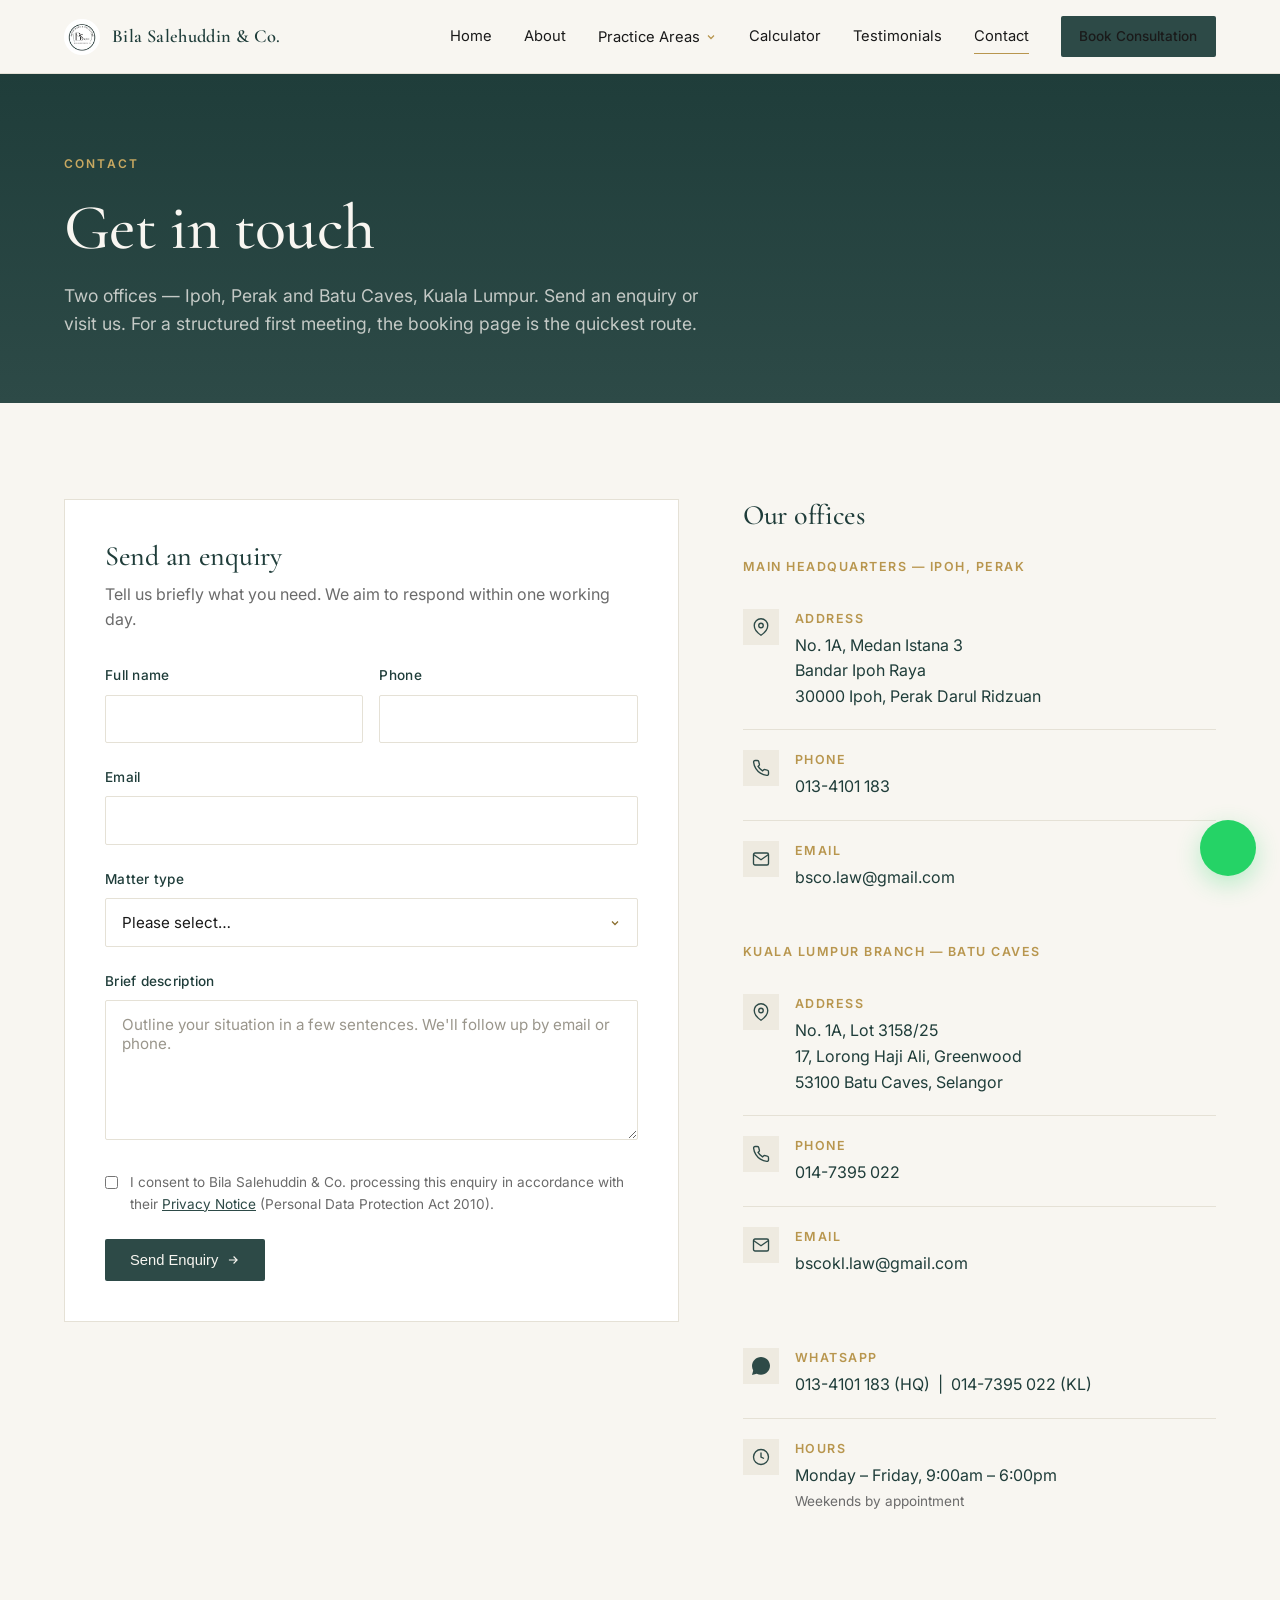
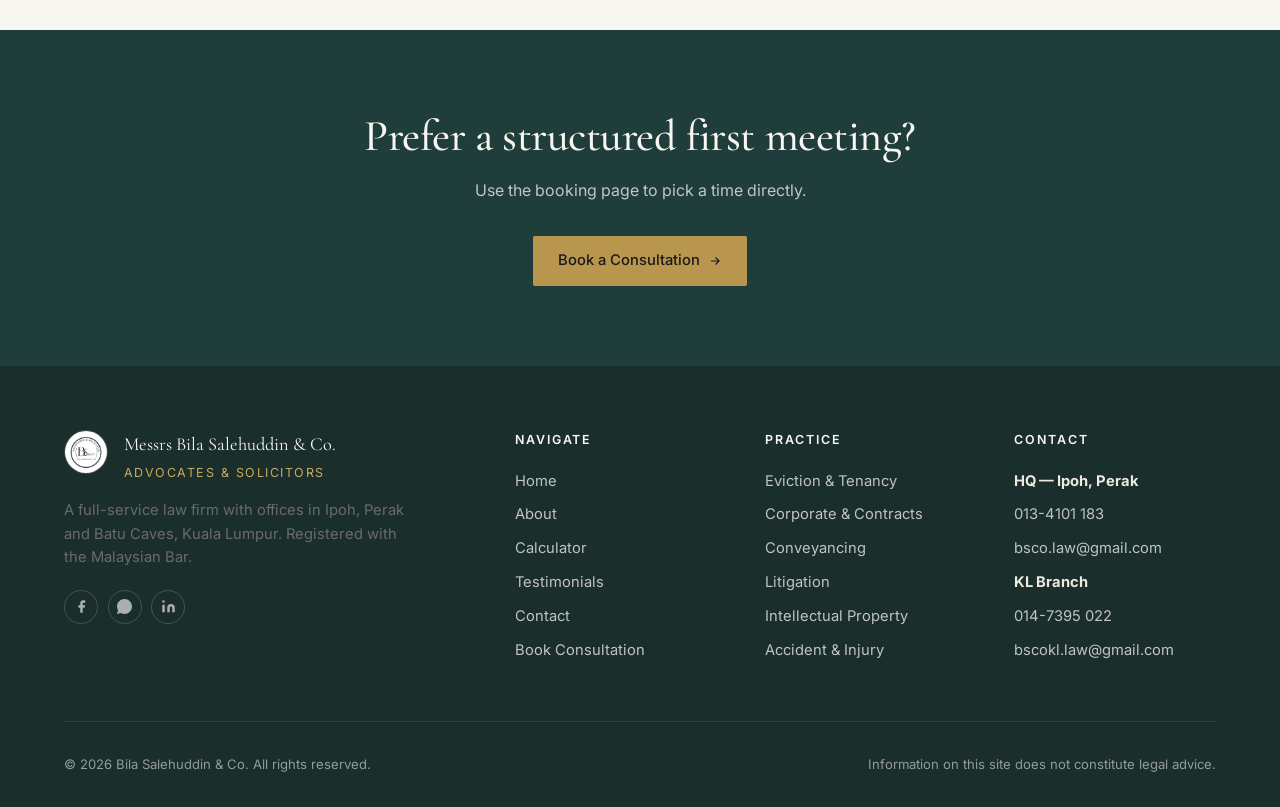
<file: contact.html>
<!DOCTYPE html>
<html lang="en">
<head>
<meta charset="UTF-8" />
<meta name="viewport" content="width=device-width, initial-scale=1.0" />
<title>Contact — Bila Salehuddin &amp; Co.</title>
<meta name="description" content="Get in touch with Bila Salehuddin & Co. in Kuala Lumpur. Send an enquiry or visit our office." />
<link rel="icon" type="image/svg+xml" href="assets/logo.svg" />
<link rel="preconnect" href="https://fonts.googleapis.com" />
<link rel="preconnect" href="https://fonts.gstatic.com" crossorigin />
<link href="https://fonts.googleapis.com/css2?family=Cormorant+Garamond:wght@400;500;600&family=Inter:wght@400;500;600&display=swap" rel="stylesheet" />
<link rel="stylesheet" href="assets/styles.css" />
<script>document.documentElement.classList.add('js');</script>
<style>
  .contact-grid {
    display: grid;
    grid-template-columns: 1.3fr 1fr;
    gap: 4rem;
    align-items: start;
  }
  @media (max-width: 860px) { .contact-grid { grid-template-columns: 1fr; gap: 3rem; } }
  .contact-card {
    background: white;
    border: 1px solid var(--color-border);
    padding: 2.5rem;
  }
  .contact-detail {
    display: flex;
    gap: 1rem;
    align-items: flex-start;
    padding: 1.25rem 0;
    border-bottom: 1px solid var(--color-border);
  }
  .contact-detail:last-child { border-bottom: none; }
  .contact-detail .icon {
    width: 36px; height: 36px;
    background: var(--color-cream-dark);
    display: flex; align-items: center; justify-content: center;
    flex-shrink: 0;
  }
  .contact-detail .icon svg { width: 18px; height: 18px; color: var(--color-primary); }
  .contact-detail .label {
    font-size: 0.78rem;
    color: var(--color-gold);
    text-transform: uppercase;
    letter-spacing: 0.12em;
    margin-bottom: 0.25rem;
    font-weight: 600;
  }
  .contact-detail .value {
    color: var(--color-primary-dark);
    font-size: 1rem;
  }
  .contact-detail .value a:hover { color: var(--color-primary); }
  .map-placeholder {
    background: var(--color-cream-dark);
    aspect-ratio: 16/9;
    display: flex; align-items: center; justify-content: center;
    flex-direction: column;
    color: var(--color-text-muted);
    margin-top: 1.5rem;
    border: 1px solid var(--color-border);
  }
  .map-placeholder svg { width: 48px; height: 48px; margin-bottom: 1rem; color: var(--color-primary-light); }
  .form-row { display: grid; grid-template-columns: 1fr 1fr; gap: 1rem; }
  @media (max-width: 520px) { .form-row { grid-template-columns: 1fr; } }
  .consent {
    display: flex; gap: 0.75rem;
    align-items: flex-start;
    margin: 1rem 0 1.5rem;
    font-size: 0.85rem;
    color: var(--color-text-muted);
  }
  .consent input { margin-top: 0.25rem; flex-shrink: 0; }
</style>
<script type="application/ld+json">
{
  "@context": "https://schema.org",
  "@type": "ContactPoint",
  "contactType": "Customer Support",
  "telephone": "+60134101183",
  "email": "bsco.law@gmail.com"
}
</script>
</head>
<body>
<a class="skip-link" href="#main-content">Skip to content</a>

<nav class="nav">
  <div class="nav-inner">
    <a href="index.html" class="nav-logo">
      <img src="assets/logo-circle.jpg" alt="Bila Salehuddin &amp; Co. logo" style="width:36px;height:36px;border-radius:50%;object-fit:cover;" />
      <span class="brand">Bila Salehuddin &amp; Co.</span>
    </a>
    <div class="nav-links">
      <a href="index.html">Home</a>
      <a href="about.html">About</a>
      <div class="nav-dropdown">
        <button class="dropdown-toggle" aria-haspopup="true" aria-expanded="false">
          Practice Areas
          <svg width="12" height="12" viewBox="0 0 24 24" fill="none" stroke="currentColor" stroke-width="2.5"><path d="M6 9l6 6 6-6"/></svg>
        </button>
        <div class="dropdown-menu" role="menu">
          <a href="eviction.html"><span class="dm-dot"></span>Eviction &amp; Tenancy</a>
          <a href="contracts.html"><span class="dm-dot"></span>Corporate &amp; Contracts</a>
          <a href="conveyancing.html"><span class="dm-dot"></span>Conveyancing</a>
          <a href="litigation.html"><span class="dm-dot"></span>Litigation</a>
          <a href="ip.html"><span class="dm-dot"></span>Intellectual Property</a>
          <a href="accident.html"><span class="dm-dot"></span>Accident &amp; Injury</a>
        </div>
      </div>
      <a href="calculator.html">Calculator</a>
      <a href="gallery.html">Testimonials</a>
      <a href="contact.html">Contact</a>
      <a href="book.html" class="btn btn-primary" style="padding:0.55rem 1.1rem; font-size:0.85rem;">Book Consultation</a>
    </div>
    <button class="nav-toggle" aria-label="Menu" aria-expanded="false">
      <span></span><span></span><span></span>
    </button>
  </div>
</nav>

<!-- MOBILE DRAWER -->
<div class="mobile-menu-overlay"></div>
<div class="mobile-drawer" role="dialog" aria-label="Navigation menu">
  <div class="mobile-drawer-header">
    <a href="index.html" class="nav-logo">
      <img src="assets/logo-circle.jpg" alt="Logo" style="width:32px;height:32px;border-radius:50%;object-fit:cover;" />
      <span style="font-family:var(--font-serif);font-size:1rem;color:var(--color-primary-dark);">Bila Salehuddin &amp; Co.</span>
    </a>
    <button class="mobile-drawer-close" aria-label="Close menu">
      <svg width="22" height="22" viewBox="0 0 24 24" fill="none" stroke="currentColor" stroke-width="2"><path d="M18 6L6 18M6 6l12 12"/></svg>
    </button>
  </div>
  <a href="index.html">Home</a>
  <a href="about.html">About</a>
  <span class="mobile-drawer-section-title">Practice Areas</span>
  <a href="eviction.html">Eviction &amp; Tenancy</a>
  <a href="contracts.html">Corporate &amp; Contracts</a>
  <a href="conveyancing.html">Conveyancing</a>
  <a href="litigation.html">Litigation</a>
  <a href="ip.html">Intellectual Property</a>
  <a href="accident.html">Accident &amp; Injury</a>
  <a href="calculator.html" style="margin-top:0.5rem;">Calculator</a>
  <a href="gallery.html" style="margin-top:0.5rem;">Testimonials</a>
  <a href="contact.html" style="margin-top:0.5rem;">Contact</a>
  <a href="book.html" class="btn-mobile-book">Book a Consultation</a>
</div>

<header class="page-header" id="main-content" tabindex="-1">
  <div class="container">
    <span class="eyebrow">Contact</span>
    <h1>Get in touch</h1>
    <p>Two offices — Ipoh, Perak and Batu Caves, Kuala Lumpur. Send an enquiry or visit us. For a structured first meeting, the booking page is the quickest route.</p>
  </div>
</header>

<section class="section">
  <div class="container">
    <div class="contact-grid">
      <div class="contact-card reveal">
        <h2 style="font-size:1.75rem; margin-bottom:0.5rem;">Send an enquiry</h2>
        <p style="margin-bottom:2rem;">Tell us briefly what you need. We aim to respond within one working day.</p>

        <form onsubmit="event.preventDefault(); alert('Form submission will be connected on launch. Thank you.');">
          <div class="form-row">
            <div class="form-group">
              <label for="name">Full name</label>
              <input type="text" id="name" name="name" required />
            </div>
            <div class="form-group">
              <label for="phone">Phone</label>
              <input type="tel" id="phone" name="phone" required />
            </div>
          </div>

          <div class="form-group">
            <label for="email">Email</label>
            <input type="email" id="email" name="email" required />
          </div>

          <div class="form-group">
            <label for="matter">Matter type</label>
            <select id="matter" name="matter" required>
              <option value="">Please select…</option>
              <option value="eviction">Eviction matter</option>
              <option value="contracts">Corporate contract</option>
              <option value="general">General enquiry</option>
            </select>
          </div>

          <div class="form-group">
            <label for="message">Brief description</label>
            <textarea id="message" name="message" placeholder="Outline your situation in a few sentences. We'll follow up by email or phone." required></textarea>
          </div>

          <label class="consent">
            <input type="checkbox" required />
            <span>I consent to Bila Salehuddin &amp; Co. processing this enquiry in accordance with their <a href="#" style="color:var(--color-primary); text-decoration:underline;">Privacy Notice</a> (Personal Data Protection Act 2010).</span>
          </label>

          <button type="submit" class="btn btn-primary">Send Enquiry
            <svg width="14" height="14" viewBox="0 0 24 24" fill="none" stroke="currentColor" stroke-width="2"><path d="M5 12h14M13 6l6 6-6 6"/></svg>
          </button>
        </form>
      </div>

      <div class="reveal">
        <h2 style="font-size:1.75rem; margin-bottom:1.5rem;">Our offices</h2>

        <!-- HQ -->
        <div style="margin-bottom:2rem;">
          <div style="font-size:0.78rem; font-weight:600; letter-spacing:0.12em; text-transform:uppercase; color:var(--color-gold); margin-bottom:0.75rem;">Main Headquarters — Ipoh, Perak</div>

          <div class="contact-detail">
            <div class="icon">
              <svg viewBox="0 0 24 24" fill="none" stroke="currentColor" stroke-width="1.8"><path d="M21 10c0 7-9 13-9 13s-9-6-9-13a9 9 0 0 1 18 0z"/><circle cx="12" cy="10" r="3"/></svg>
            </div>
            <div>
              <div class="label">Address</div>
              <div class="value">No. 1A, Medan Istana 3<br/>Bandar Ipoh Raya<br/>30000 Ipoh, Perak Darul Ridzuan</div>
            </div>
          </div>

          <div class="contact-detail">
            <div class="icon">
              <svg viewBox="0 0 24 24" fill="none" stroke="currentColor" stroke-width="1.8"><path d="M22 16.92v3a2 2 0 0 1-2.18 2 19.79 19.79 0 0 1-8.63-3.07 19.5 19.5 0 0 1-6-6 19.79 19.79 0 0 1-3.07-8.67A2 2 0 0 1 4.11 2h3a2 2 0 0 1 2 1.72 12.84 12.84 0 0 0 .7 2.81 2 2 0 0 1-.45 2.11L8.09 9.91a16 16 0 0 0 6 6l1.27-1.27a2 2 0 0 1 2.11-.45 12.84 12.84 0 0 0 2.81.7A2 2 0 0 1 22 16.92z"/></svg>
            </div>
            <div>
              <div class="label">Phone</div>
              <div class="value"><a href="tel:+60134101183">013-4101 183</a></div>
            </div>
          </div>

          <div class="contact-detail">
            <div class="icon">
              <svg viewBox="0 0 24 24" fill="none" stroke="currentColor" stroke-width="1.8"><path d="M4 4h16c1.1 0 2 .9 2 2v12c0 1.1-.9 2-2 2H4c-1.1 0-2-.9-2-2V6c0-1.1.9-2 2-2z"/><path d="M22 6l-10 7L2 6"/></svg>
            </div>
            <div>
              <div class="label">Email</div>
              <div class="value"><a href="mailto:bsco.law@gmail.com">bsco.law@gmail.com</a></div>
            </div>
          </div>
        </div>

        <!-- KL Branch -->
        <div style="margin-bottom:2rem;">
          <div style="font-size:0.78rem; font-weight:600; letter-spacing:0.12em; text-transform:uppercase; color:var(--color-gold); margin-bottom:0.75rem;">Kuala Lumpur Branch — Batu Caves</div>

          <div class="contact-detail">
            <div class="icon">
              <svg viewBox="0 0 24 24" fill="none" stroke="currentColor" stroke-width="1.8"><path d="M21 10c0 7-9 13-9 13s-9-6-9-13a9 9 0 0 1 18 0z"/><circle cx="12" cy="10" r="3"/></svg>
            </div>
            <div>
              <div class="label">Address</div>
              <div class="value">No. 1A, Lot 3158/25<br/>17, Lorong Haji Ali, Greenwood<br/>53100 Batu Caves, Selangor</div>
            </div>
          </div>

          <div class="contact-detail">
            <div class="icon">
              <svg viewBox="0 0 24 24" fill="none" stroke="currentColor" stroke-width="1.8"><path d="M22 16.92v3a2 2 0 0 1-2.18 2 19.79 19.79 0 0 1-8.63-3.07 19.5 19.5 0 0 1-6-6 19.79 19.79 0 0 1-3.07-8.67A2 2 0 0 1 4.11 2h3a2 2 0 0 1 2 1.72 12.84 12.84 0 0 0 .7 2.81 2 2 0 0 1-.45 2.11L8.09 9.91a16 16 0 0 0 6 6l1.27-1.27a2 2 0 0 1 2.11-.45 12.84 12.84 0 0 0 2.81.7A2 2 0 0 1 22 16.92z"/></svg>
            </div>
            <div>
              <div class="label">Phone</div>
              <div class="value"><a href="tel:+60147395022">014-7395 022</a></div>
            </div>
          </div>

          <div class="contact-detail">
            <div class="icon">
              <svg viewBox="0 0 24 24" fill="none" stroke="currentColor" stroke-width="1.8"><path d="M4 4h16c1.1 0 2 .9 2 2v12c0 1.1-.9 2-2 2H4c-1.1 0-2-.9-2-2V6c0-1.1.9-2 2-2z"/><path d="M22 6l-10 7L2 6"/></svg>
            </div>
            <div>
              <div class="label">Email</div>
              <div class="value"><a href="mailto:bscokl.law@gmail.com">bscokl.law@gmail.com</a></div>
            </div>
          </div>
        </div>

        <!-- WhatsApp & Hours -->
        <div class="contact-detail">
          <div class="icon">
            <svg viewBox="0 0 24 24" fill="currentColor"><path d="M17.5 14.4c-.3-.1-1.7-.8-2-.9-.3-.1-.5-.1-.7.1-.2.3-.8.9-.9 1.1-.2.2-.3.2-.6.1-.3-.1-1.2-.4-2.3-1.4-.9-.8-1.4-1.7-1.6-2-.2-.3 0-.4.1-.6.1-.1.3-.3.4-.5.1-.2.2-.3.3-.5.1-.2 0-.4 0-.5 0-.1-.7-1.6-.9-2.2-.2-.6-.5-.5-.7-.5h-.6c-.2 0-.5.1-.7.3-.3.3-1 1-1 2.4 0 1.4 1 2.8 1.2 3 .1.2 2 3 4.8 4.2.7.3 1.2.5 1.6.6.7.2 1.3.2 1.8.1.5-.1 1.7-.7 1.9-1.4.2-.7.2-1.2.2-1.4-.1-.1-.3-.2-.6-.3M12 0C5.4 0 0 5.4 0 12c0 2.1.6 4.1 1.6 5.9L0 24l6.3-1.7c1.7.9 3.7 1.5 5.7 1.5 6.6 0 12-5.4 12-12S18.6 0 12 0"/></svg>
          </div>
          <div>
            <div class="label">WhatsApp</div>
            <div class="value"><a href="https://wa.me/60134101183" target="_blank" rel="noopener">013-4101 183</a> (HQ) &nbsp;|&nbsp; <a href="https://wa.me/60147395022" target="_blank" rel="noopener">014-7395 022</a> (KL)</div>
          </div>
        </div>

        <div class="contact-detail">
          <div class="icon">
            <svg viewBox="0 0 24 24" fill="none" stroke="currentColor" stroke-width="1.8"><circle cx="12" cy="12" r="10"/><polyline points="12 6 12 12 16 14"/></svg>
          </div>
          <div>
            <div class="label">Hours</div>
            <div class="value">Monday – Friday, 9:00am – 6:00pm<br/><span style="font-size:0.85rem; color: var(--color-text-muted);">Weekends by appointment</span></div>
          </div>
        </div>
      </div>
    </div>
  </div>
</section>

<section class="cta-band">
  <div class="container">
    <h2>Prefer a structured first meeting?</h2>
    <p>Use the booking page to pick a time directly.</p>
    <a href="book.html" class="btn btn-gold">Book a Consultation
      <svg width="14" height="14" viewBox="0 0 24 24" fill="none" stroke="currentColor" stroke-width="2"><path d="M5 12h14M13 6l6 6-6 6"/></svg>
    </a>
  </div>
</section>

<footer class="footer">
  <div class="container">
    <div class="footer-grid">
      <div>
        <div class="footer-brand">
          <img src="assets/logo-circle.jpg" alt="Bila Salehuddin &amp; Co. logo" style="width:44px;height:44px;border-radius:50%;object-fit:cover;border:1px solid rgba(255,255,255,0.15);" />
          <div>
            <div style="font-family: var(--font-serif); font-size:1.15rem; color: var(--color-cream); margin-bottom:0.25rem;">Messrs Bila Salehuddin &amp; Co.</div>
            <div style="font-size:0.78rem; letter-spacing:0.12em; text-transform:uppercase; color: var(--color-gold-light);">Advocates &amp; Solicitors</div>
          </div>
        </div>
        <p style="max-width:340px; margin-top:1rem;">A full-service law firm with offices in Ipoh, Perak and Batu Caves, Kuala Lumpur. Registered with the Malaysian Bar.</p>        <div class="footer-social">
          <a href="https://www.facebook.com/p/Bila-Salehuddin-Co-Kuala-Lumpur-61574542870846/" target="_blank" rel="noopener" aria-label="Facebook">
            <svg viewBox="0 0 24 24"><path d="M18 2h-3a5 5 0 0 0-5 5v3H7v4h3v8h4v-8h3l1-4h-4V7a1 1 0 0 1 1-1h3z"/></svg>
          </a>
          <a href="https://wa.me/60134101183" target="_blank" rel="noopener" aria-label="WhatsApp">
            <svg viewBox="0 0 24 24"><path d="M17.5 14.4c-.3-.1-1.7-.8-2-.9-.3-.1-.5-.1-.7.1-.2.3-.8.9-.9 1.1-.2.2-.3.2-.6.1-.3-.1-1.2-.4-2.3-1.4-.9-.8-1.4-1.7-1.6-2-.2-.3 0-.4.1-.6.1-.1.3-.3.4-.5.1-.2.2-.3.3-.5.1-.2 0-.4 0-.5 0-.1-.7-1.6-.9-2.2-.2-.6-.5-.5-.7-.5h-.6c-.2 0-.5.1-.7.3-.3.3-1 1-1 2.4 0 1.4 1 2.8 1.2 3 .1.2 2 3 4.8 4.2.7.3 1.2.5 1.6.6.7.2 1.3.2 1.8.1.5-.1 1.7-.7 1.9-1.4.2-.7.2-1.2.2-1.4-.1-.1-.3-.2-.6-.3M12 0C5.4 0 0 5.4 0 12c0 2.1.6 4.1 1.6 5.9L0 24l6.3-1.7c1.7.9 3.7 1.5 5.7 1.5 6.6 0 12-5.4 12-12S18.6 0 12 0"/></svg>
          </a>
          <a href="https://www.linkedin.com/company/bila-salehuddin-co/" target="_blank" rel="noopener" aria-label="LinkedIn">
            <svg viewBox="0 0 24 24"><path d="M16 8a6 6 0 0 1 6 6v7h-4v-7a2 2 0 0 0-2-2 2 2 0 0 0-2 2v7h-4v-7a6 6 0 0 1 6-6zM2 9h4v12H2z"/><circle cx="4" cy="4" r="2"/></svg>
          </a>
        </div>
      </div>
      <div>
        <h5>Navigate</h5>
        <ul>
          <li><a href="index.html">Home</a></li>
          <li><a href="about.html">About</a></li>
          <li><a href="calculator.html">Calculator</a></li>
          <li><a href="gallery.html">Testimonials</a></li>
          <li><a href="contact.html">Contact</a></li>
          <li><a href="book.html">Book Consultation</a></li>
        </ul>
      </div>
      <div>
        <h5>Practice</h5>
        <ul>
          <li><a href="eviction.html">Eviction &amp; Tenancy</a></li>
          <li><a href="contracts.html">Corporate &amp; Contracts</a></li>
          <li><a href="conveyancing.html">Conveyancing</a></li>
          <li><a href="litigation.html">Litigation</a></li>
          <li><a href="ip.html">Intellectual Property</a></li>
          <li><a href="accident.html">Accident &amp; Injury</a></li>
        </ul>
      </div>
      <div>
        <h5>Contact</h5>
        <ul>
          <li><strong style="color:var(--color-cream-dark);">HQ — Ipoh, Perak</strong></li>
          <li><a href="tel:+60134101183">013-4101 183</a></li>
          <li><a href="mailto:bsco.law@gmail.com">bsco.law@gmail.com</a></li>
          <li style="margin-top:0.5rem;"><strong style="color:var(--color-cream-dark);">KL Branch</strong></li>
          <li><a href="tel:+60147395022">014-7395 022</a></li>
          <li><a href="mailto:bscokl.law@gmail.com">bscokl.law@gmail.com</a></li>
        </ul>
      </div>
    </div>
    <div class="footer-bottom">
      <div>&copy; <span id="year"></span> Bila Salehuddin &amp; Co. All rights reserved.</div>
      <div>Information on this site does not constitute legal advice.</div>
    </div>
  </div>
</footer>

<a href="https://wa.me/60134101183" target="_blank" rel="noopener" class="whatsapp-fab" aria-label="Cha 1-1 2.4 0 1.4 1 2.8 1.2 3 .1.2 2 3 4.8 4.2.7.3 1.2.5 1.6.6.7.2 1.3.2 1.8.1.5-.1 1.7-.7 1.9-1.4.2-.7.2-1.2.2-1.4-.1-.1-.3-.2-.6-.3M12 0C5.4 0 0 5.4 0 12c0 2.1.6 4.1 1.6 5.9L0 24l6.3-1.7C8.1 23.4 10 24 12 24c6.6 0 12-5.4 12-12S18.6 0 12 0z"/></svg>
</a>

<button class="back-to-top" aria-label="Back to top">
  <svg width="20" height="20" viewBox="0 0 24 24" fill="none" stroke="currentColor" stroke-width="2.5"><path d="M18 15l-6-6-6 6"/></svg>
</button>

<script src="assets/main.js"></script>
</body>
</html>
</file>
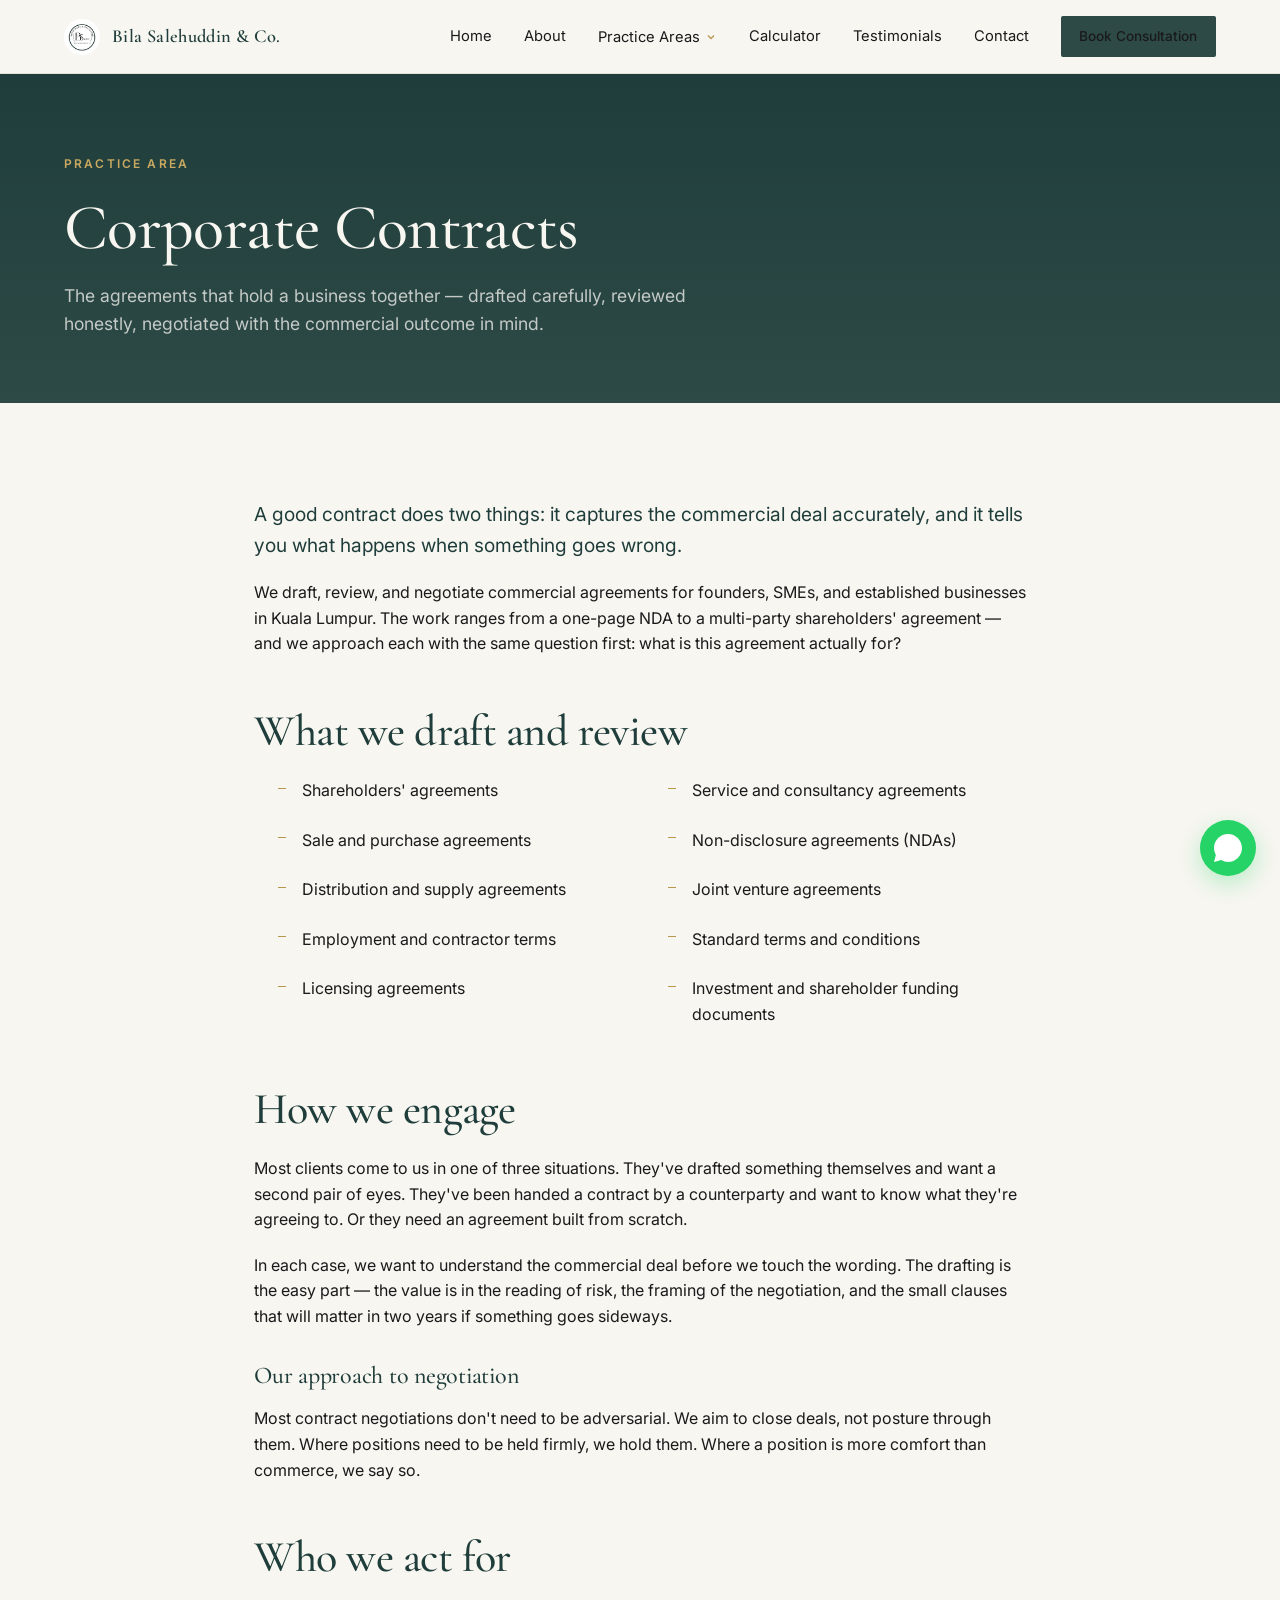
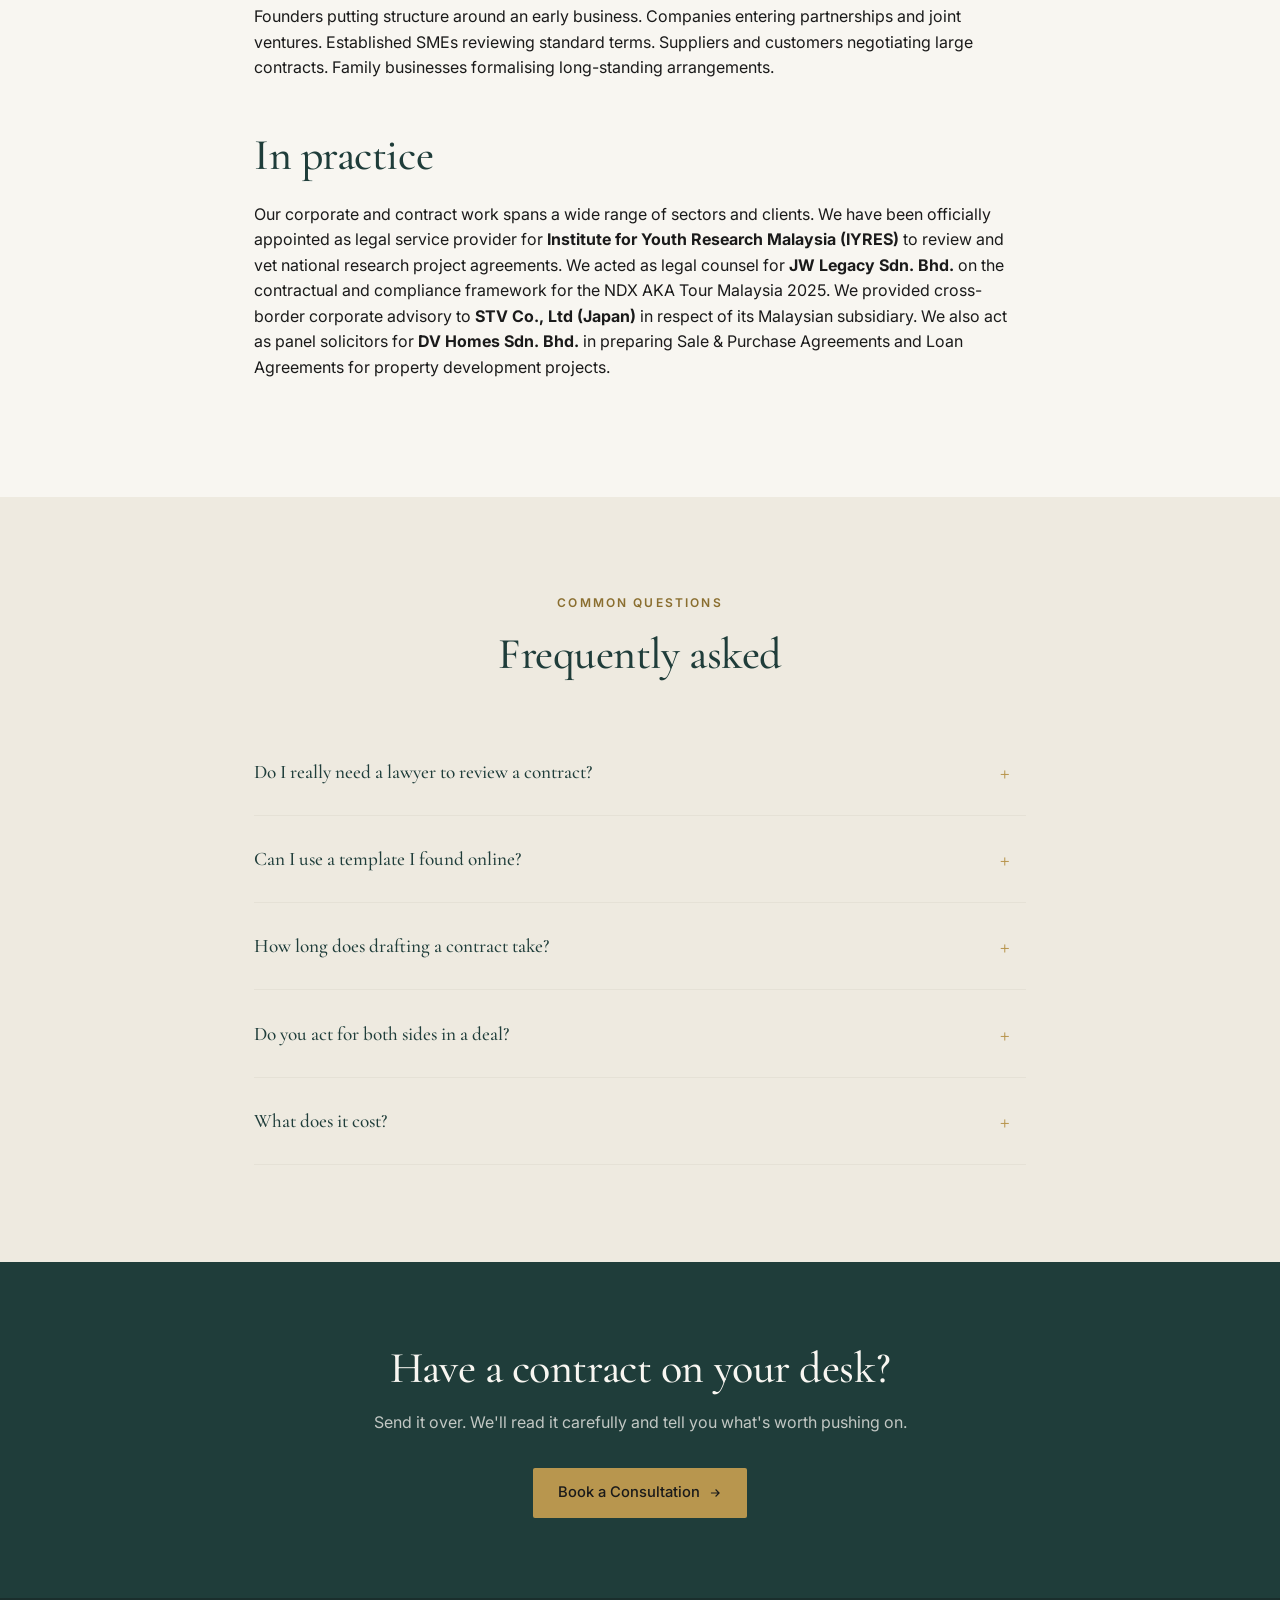
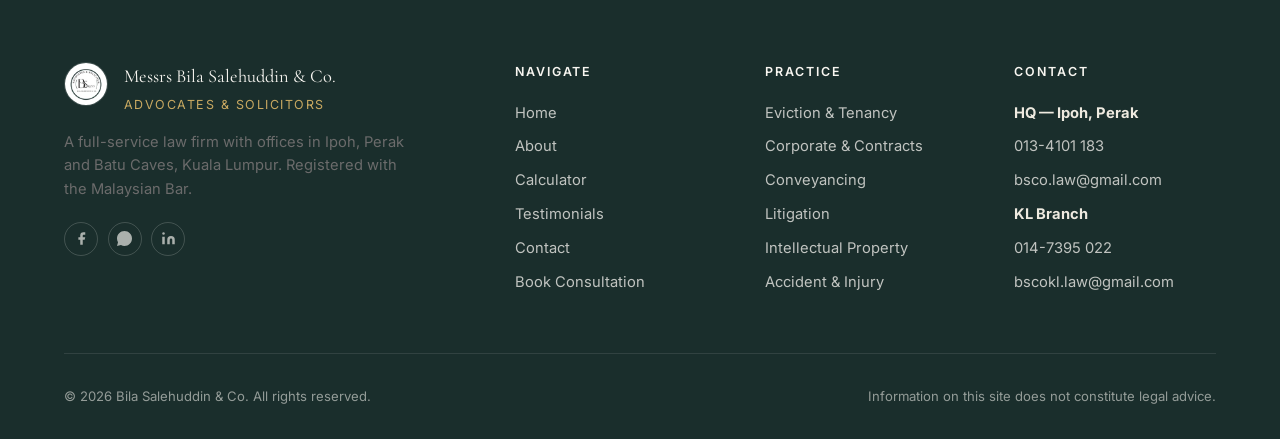
<file: contracts.html>
<!DOCTYPE html>
<html lang="en">
<head>
<meta charset="UTF-8" />
<meta name="viewport" content="width=device-width, initial-scale=1.0" />
<title>Corporate Contracts — Bila Salehuddin &amp; Co.</title>
<meta name="description" content="Drafting, reviewing, and negotiating commercial agreements for Malaysian businesses. Service agreements, shareholder agreements, NDAs, commercial terms." />
<link rel="icon" type="image/svg+xml" href="assets/logo.svg" />
<link rel="preconnect" href="https://fonts.googleapis.com" />
<link rel="preconnect" href="https://fonts.gstatic.com" crossorigin />
<link href="https://fonts.googleapis.com/css2?family=Cormorant+Garamond:wght@400;500;600&family=Inter:wght@400;500;600&display=swap" rel="stylesheet" />
<link rel="stylesheet" href="assets/styles.css" />
<script>document.documentElement.classList.add('js');</script>
<script type="application/ld+json">
{
  "@context": "https://schema.org",
  "@type": "LegalService",
  "provider": {
    "@type": "Attorney",
    "name": "Messrs Bila Salehuddin & Co.",
    "address": {
      "@type": "PostalAddress",
      "addressLocality": "Ipoh",
      "addressRegion": "Perak",
      "addressCountry": "MY"
    }
  },
  "name": "Corporate Contracts",
  "description": "The agreements that hold a business together — drafted carefully, reviewed honestly, negotiated with the commercial outcome in mind."
}
</script>
</head>
<body>
<a class="skip-link" href="#main-content">Skip to content</a>

<nav class="nav">
  <div class="nav-inner">
    <a href="index.html" class="nav-logo">
      <img src="assets/logo-circle.jpg" alt="Bila Salehuddin &amp; Co. logo" style="width:36px;height:36px;border-radius:50%;object-fit:cover;" />
      <span class="brand">Bila Salehuddin &amp; Co.</span>
    </a>
    <div class="nav-links">
      <a href="index.html">Home</a>
      <a href="about.html">About</a>
      <div class="nav-dropdown">
        <button class="dropdown-toggle" aria-haspopup="true" aria-expanded="false">
          Practice Areas
          <svg width="12" height="12" viewBox="0 0 24 24" fill="none" stroke="currentColor" stroke-width="2.5"><path d="M6 9l6 6 6-6"/></svg>
        </button>
        <div class="dropdown-menu" role="menu">
          <a href="eviction.html"><span class="dm-dot"></span>Eviction &amp; Tenancy</a>
          <a href="contracts.html"><span class="dm-dot"></span>Corporate &amp; Contracts</a>
          <a href="conveyancing.html"><span class="dm-dot"></span>Conveyancing</a>
          <a href="litigation.html"><span class="dm-dot"></span>Litigation</a>
          <a href="ip.html"><span class="dm-dot"></span>Intellectual Property</a>
          <a href="accident.html"><span class="dm-dot"></span>Accident &amp; Injury</a>
        </div>
      </div>
      <a href="calculator.html">Calculator</a>
      <a href="gallery.html">Testimonials</a>
      <a href="contact.html">Contact</a>
      <a href="book.html" class="btn btn-primary" style="padding:0.55rem 1.1rem; font-size:0.85rem;">Book Consultation</a>
    </div>
    <button class="nav-toggle" aria-label="Menu" aria-expanded="false">
      <span></span><span></span><span></span>
    </button>
  </div>
</nav>

<!-- MOBILE DRAWER -->
<div class="mobile-menu-overlay"></div>
<div class="mobile-drawer" role="dialog" aria-label="Navigation menu">
  <div class="mobile-drawer-header">
    <a href="index.html" class="nav-logo">
      <img src="assets/logo-circle.jpg" alt="Logo" style="width:32px;height:32px;border-radius:50%;object-fit:cover;" />
      <span style="font-family:var(--font-serif);font-size:1rem;color:var(--color-primary-dark);">Bila Salehuddin &amp; Co.</span>
    </a>
    <button class="mobile-drawer-close" aria-label="Close menu">
      <svg width="22" height="22" viewBox="0 0 24 24" fill="none" stroke="currentColor" stroke-width="2"><path d="M18 6L6 18M6 6l12 12"/></svg>
    </button>
  </div>
  <a href="index.html">Home</a>
  <a href="about.html">About</a>
  <span class="mobile-drawer-section-title">Practice Areas</span>
  <a href="eviction.html">Eviction &amp; Tenancy</a>
  <a href="contracts.html">Corporate &amp; Contracts</a>
  <a href="conveyancing.html">Conveyancing</a>
  <a href="litigation.html">Litigation</a>
  <a href="ip.html">Intellectual Property</a>
  <a href="accident.html">Accident &amp; Injury</a>
  <a href="calculator.html" style="margin-top:0.5rem;">Calculator</a>
  <a href="gallery.html" style="margin-top:0.5rem;">Testimonials</a>
  <a href="contact.html" style="margin-top:0.5rem;">Contact</a>
  <a href="book.html" class="btn-mobile-book">Book a Consultation</a>
</div>

<header class="page-header" id="main-content" tabindex="-1">
  <div class="container">
    <span class="eyebrow">Practice Area</span>
    <h1>Corporate Contracts</h1>
    <p>The agreements that hold a business together — drafted carefully, reviewed honestly, negotiated with the commercial outcome in mind.</p>
  </div>
</header>

<section class="section">
  <div class="container-narrow prose">
    <p class="reveal" style="font-size:1.2rem; color: var(--color-primary-dark); line-height:1.6;">A good contract does two things: it captures the commercial deal accurately, and it tells you what happens when something goes wrong.</p>

    <p>We draft, review, and negotiate commercial agreements for founders, SMEs, and established businesses in Kuala Lumpur. The work ranges from a one-page NDA to a multi-party shareholders' agreement — and we approach each with the same question first: what is this agreement actually for?</p>

    <h2 class="reveal">What we draft and review</h2>
    <ul class="service-list reveal">
      <li>Shareholders' agreements</li>
      <li>Service and consultancy agreements</li>
      <li>Sale and purchase agreements</li>
      <li>Non-disclosure agreements (NDAs)</li>
      <li>Distribution and supply agreements</li>
      <li>Joint venture agreements</li>
      <li>Employment and contractor terms</li>
      <li>Standard terms and conditions</li>
      <li>Licensing agreements</li>
      <li>Investment and shareholder funding documents</li>
    </ul>

    <h2 class="reveal">How we engage</h2>
    <p>Most clients come to us in one of three situations. They've drafted something themselves and want a second pair of eyes. They've been handed a contract by a counterparty and want to know what they're agreeing to. Or they need an agreement built from scratch.</p>

    <p>In each case, we want to understand the commercial deal before we touch the wording. The drafting is the easy part — the value is in the reading of risk, the framing of the negotiation, and the small clauses that will matter in two years if something goes sideways.</p>

    <h3 class="reveal">Our approach to negotiation</h3>
    <p>Most contract negotiations don't need to be adversarial. We aim to close deals, not posture through them. Where positions need to be held firmly, we hold them. Where a position is more comfort than commerce, we say so.</p>

    <h2 class="reveal">Who we act for</h2>
    <p>Founders putting structure around an early business. Companies entering partnerships and joint ventures. Established SMEs reviewing standard terms. Suppliers and customers negotiating large contracts. Family businesses formalising long-standing arrangements.</p>

    <h2 class="reveal">In practice</h2>
    <p>Our corporate and contract work spans a wide range of sectors and clients. We have been officially appointed as legal service provider for <strong>Institute for Youth Research Malaysia (IYRES)</strong> to review and vet national research project agreements. We acted as legal counsel for <strong>JW Legacy Sdn. Bhd.</strong> on the contractual and compliance framework for the NDX AKA Tour Malaysia 2025. We provided cross-border corporate advisory to <strong>STV Co., Ltd (Japan)</strong> in respect of its Malaysian subsidiary. We also act as panel solicitors for <strong>DV Homes Sdn. Bhd.</strong> in preparing Sale &amp; Purchase Agreements and Loan Agreements for property development projects.</p>
  </div>
</section>

<section class="section" style="background: var(--color-cream-dark);">
  <div class="container-narrow">
    <div class="reveal" style="text-align:center; margin-bottom:3rem;">
      <span class="eyebrow">Common Questions</span>
      <h2>Frequently asked</h2>
    </div>

    <details class="faq-item reveal">
      <summary>Do I really need a lawyer to review a contract?</summary>
      <p>Not always — but the contracts where it matters most are usually the ones that look standard. A contract that defines a long-term relationship, allocates serious risk, or commits a meaningful sum deserves a careful read by someone whose job it is to read them carefully.</p>
    </details>

    <details class="faq-item reveal">
      <summary>Can I use a template I found online?</summary>
      <p>You can — but templates rarely reflect Malaysian law cleanly, and they almost never reflect your specific commercial deal. A template is a starting point at best. The risk is signing something that looks comprehensive but doesn't do what you think it does.</p>
    </details>

    <details class="faq-item reveal">
      <summary>How long does drafting a contract take?</summary>
      <p>A simple NDA or service agreement can be ready within days. More complex agreements — shareholders' agreements, joint ventures — take longer, both for our drafting and for the inevitable negotiation. We'll give a realistic timeline once we understand the deal.</p>
    </details>

    <details class="faq-item reveal">
      <summary>Do you act for both sides in a deal?</summary>
      <p>No. We act for one party and represent their interests. We can recommend competent counsel for the other side if needed.</p>
    </details>

    <details class="faq-item reveal">
      <summary>What does it cost?</summary>
      <p>Some work is well-suited to a fixed fee (NDAs, standard service agreements). More complex matters are billed by reference to time. We give a clear estimate up front and flag any change in scope before it shows up on an invoice.</p>
    </details>
  </div>
</section>

<section class="cta-band">
  <div class="container">
    <h2>Have a contract on your desk?</h2>
    <p>Send it over. We'll read it carefully and tell you what's worth pushing on.</p>
    <a href="book.html" class="btn btn-gold">Book a Consultation
      <svg width="14" height="14" viewBox="0 0 24 24" fill="none" stroke="currentColor" stroke-width="2"><path d="M5 12h14M13 6l6 6-6 6"/></svg>
    </a>
  </div>
</section>

<footer class="footer">
  <div class="container">
    <div class="footer-grid">
      <div>
        <div class="footer-brand">
          <img src="assets/logo-circle.jpg" alt="Bila Salehuddin &amp; Co. logo" style="width:44px;height:44px;border-radius:50%;object-fit:cover;border:1px solid rgba(255,255,255,0.15);" />
          <div>
            <div style="font-family: var(--font-serif); font-size:1.15rem; color: var(--color-cream); margin-bottom:0.25rem;">Messrs Bila Salehuddin &amp; Co.</div>
            <div style="font-size:0.78rem; letter-spacing:0.12em; text-transform:uppercase; color: var(--color-gold-light);">Advocates &amp; Solicitors</div>
          </div>
        </div>
        <p style="max-width:340px; margin-top:1rem;">A full-service law firm with offices in Ipoh, Perak and Batu Caves, Kuala Lumpur. Registered with the Malaysian Bar.</p>        <div class="footer-social">
          <a href="https://www.facebook.com/p/Bila-Salehuddin-Co-Kuala-Lumpur-61574542870846/" target="_blank" rel="noopener" aria-label="Facebook">
            <svg viewBox="0 0 24 24"><path d="M18 2h-3a5 5 0 0 0-5 5v3H7v4h3v8h4v-8h3l1-4h-4V7a1 1 0 0 1 1-1h3z"/></svg>
          </a>
          <a href="https://wa.me/60134101183" target="_blank" rel="noopener" aria-label="WhatsApp">
            <svg viewBox="0 0 24 24"><path d="M17.5 14.4c-.3-.1-1.7-.8-2-.9-.3-.1-.5-.1-.7.1-.2.3-.8.9-.9 1.1-.2.2-.3.2-.6.1-.3-.1-1.2-.4-2.3-1.4-.9-.8-1.4-1.7-1.6-2-.2-.3 0-.4.1-.6.1-.1.3-.3.4-.5.1-.2.2-.3.3-.5.1-.2 0-.4 0-.5 0-.1-.7-1.6-.9-2.2-.2-.6-.5-.5-.7-.5h-.6c-.2 0-.5.1-.7.3-.3.3-1 1-1 2.4 0 1.4 1 2.8 1.2 3 .1.2 2 3 4.8 4.2.7.3 1.2.5 1.6.6.7.2 1.3.2 1.8.1.5-.1 1.7-.7 1.9-1.4.2-.7.2-1.2.2-1.4-.1-.1-.3-.2-.6-.3M12 0C5.4 0 0 5.4 0 12c0 2.1.6 4.1 1.6 5.9L0 24l6.3-1.7c1.7.9 3.7 1.5 5.7 1.5 6.6 0 12-5.4 12-12S18.6 0 12 0"/></svg>
          </a>
          <a href="https://www.linkedin.com/company/bila-salehuddin-co/" target="_blank" rel="noopener" aria-label="LinkedIn">
            <svg viewBox="0 0 24 24"><path d="M16 8a6 6 0 0 1 6 6v7h-4v-7a2 2 0 0 0-2-2 2 2 0 0 0-2 2v7h-4v-7a6 6 0 0 1 6-6zM2 9h4v12H2z"/><circle cx="4" cy="4" r="2"/></svg>
          </a>
        </div>
      </div>
      <div>
        <h5>Navigate</h5>
        <ul>
          <li><a href="index.html">Home</a></li>
          <li><a href="about.html">About</a></li>
          <li><a href="calculator.html">Calculator</a></li>
          <li><a href="gallery.html">Testimonials</a></li>
          <li><a href="contact.html">Contact</a></li>
          <li><a href="book.html">Book Consultation</a></li>
        </ul>
      </div>
      <div>
        <h5>Practice</h5>
        <ul>
          <li><a href="eviction.html">Eviction &amp; Tenancy</a></li>
          <li><a href="contracts.html">Corporate &amp; Contracts</a></li>
          <li><a href="conveyancing.html">Conveyancing</a></li>
          <li><a href="litigation.html">Litigation</a></li>
          <li><a href="ip.html">Intellectual Property</a></li>
          <li><a href="accident.html">Accident &amp; Injury</a></li>
        </ul>
      </div>
      <div>
        <h5>Contact</h5>
        <ul>
          <li><strong style="color:var(--color-cream-dark);">HQ — Ipoh, Perak</strong></li>
          <li><a href="tel:+60134101183">013-4101 183</a></li>
          <li><a href="mailto:bsco.law@gmail.com">bsco.law@gmail.com</a></li>
          <li style="margin-top:0.5rem;"><strong style="color:var(--color-cream-dark);">KL Branch</strong></li>
          <li><a href="tel:+60147395022">014-7395 022</a></li>
          <li><a href="mailto:bscokl.law@gmail.com">bscokl.law@gmail.com</a></li>
        </ul>
      </div>
    </div>
    <div class="footer-bottom">
      <div>&copy; <span id="year"></span> Bila Salehuddin &amp; Co. All rights reserved.</div>
      <div>Information on this site does not constitute legal advice.</div>
    </div>
  </div>
</footer>

<a href="https://wa.me/60134101183" target="_blank" rel="noopener" class="whatsapp-fab" aria-label="Chat on WhatsApp">
  <svg viewBox="0 0 24 24"><path d="M17.5 14.4c-.3-.1-1.7-.8-2-.9-.3-.1-.5-.1-.7.1-.2.3-.8.9-.9 1.1-.2.2-.3.2-.6.1-.3-.1-1.2-.4-2.3-1.4-.9-.8-1.4-1.7-1.6-2-.2-.3 0-.4.1-.6.1-.1.3-.3.4-.5.1-.2.2-.3.3-.5.1-.2 0-.4 0-.5 0-.1-.7-1.6-.9-2.2-.2-.6-.5-.5-.7-.5h-.6c-.2 0-.5.1-.7.3-.3.3-1 1-1 2.4 0 1.4 1 2.8 1.2 3 .1.2 2 3 4.8 4.2.7.3 1.2.5 1.6.6.7.2 1.3.2 1.8.1.5-.1 1.7-.7 1.9-1.4.2-.7.2-1.2.2-1.4-.1-.1-.3-.2-.6-.3M12 0C5.4 0 0 5.4 0 12c0 2.1.6 4.1 1.6 5.9L0 24l6.3-1.7C8.1 23.4 10 24 12 24c6.6 0 12-5.4 12-12S18.6 0 12 0z"/></svg>
</a>

<button class="back-to-top" aria-label="Back to top">
  <svg width="20" height="20" viewBox="0 0 24 24" fill="none" stroke="currentColor" stroke-width="2.5"><path d="M18 15l-6-6-6 6"/></svg>
</button>

<script src="assets/main.js"></script>
</body>
</html>
</file>
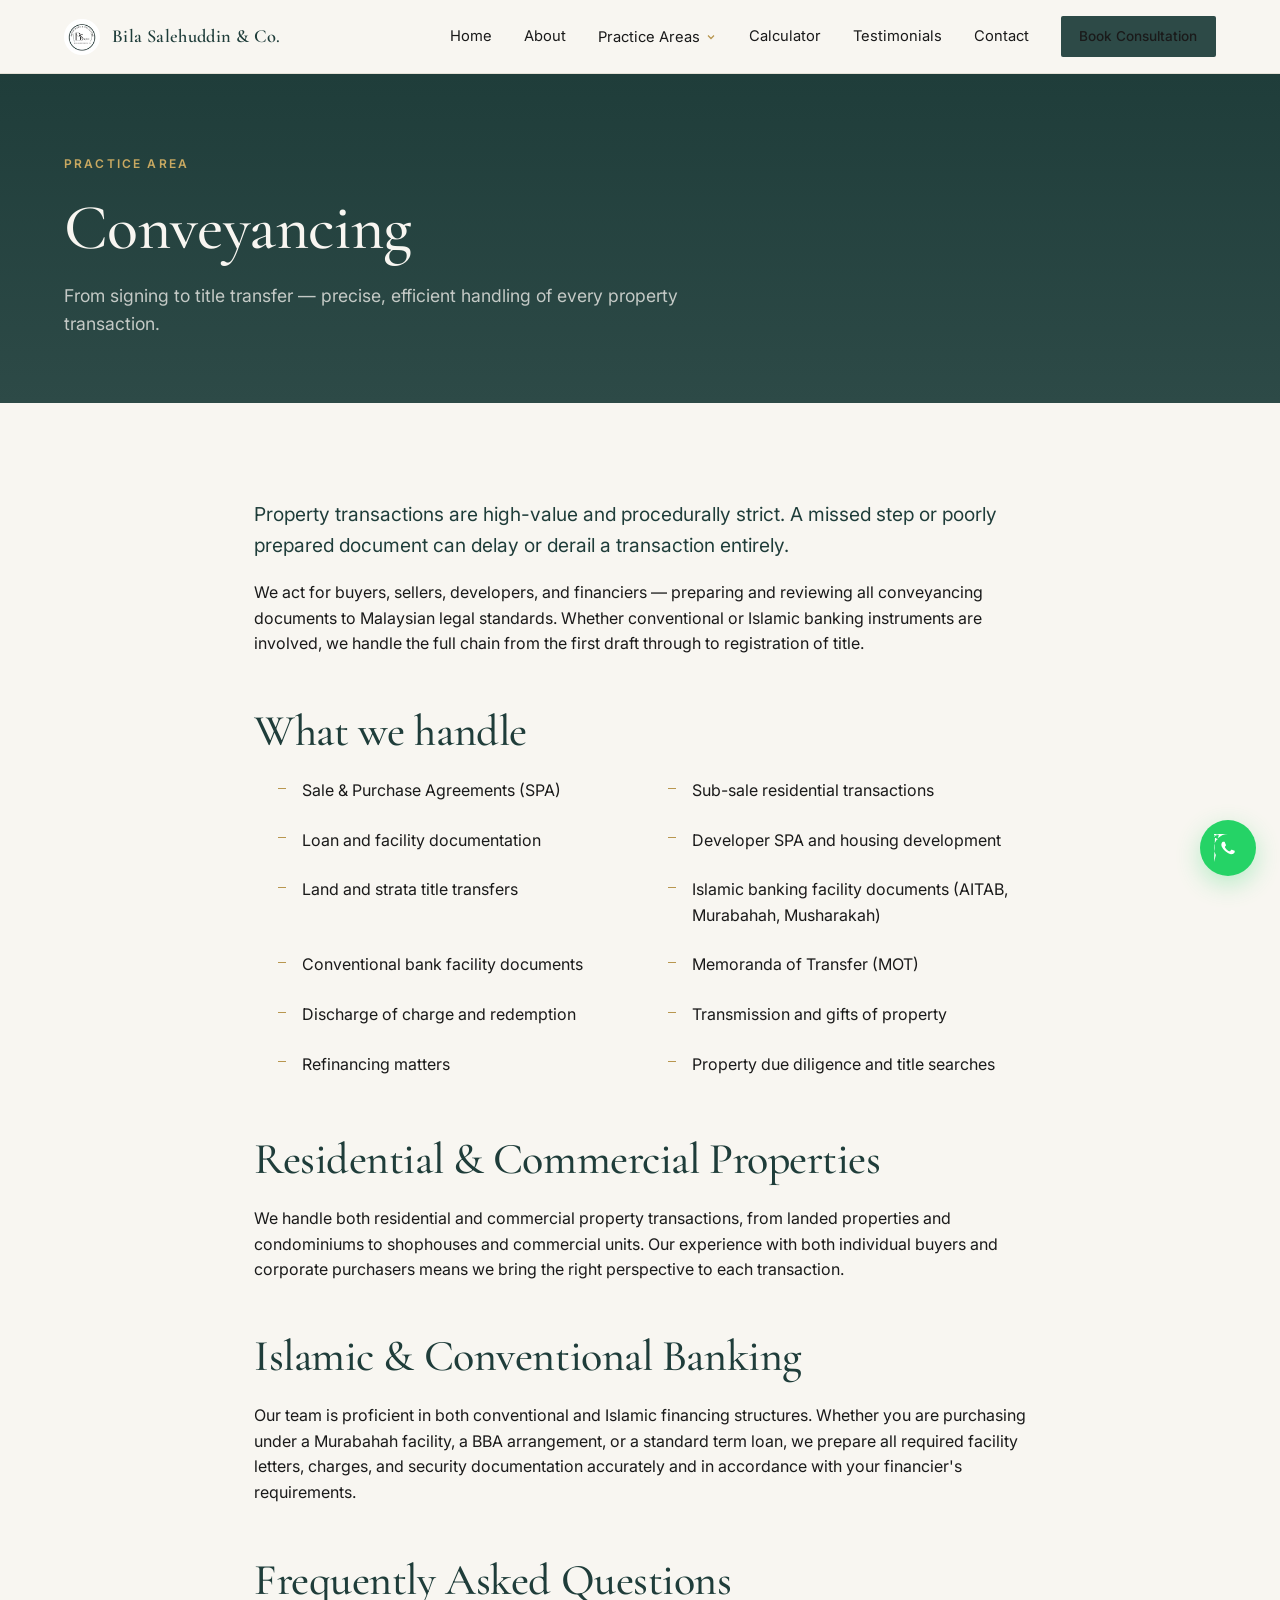
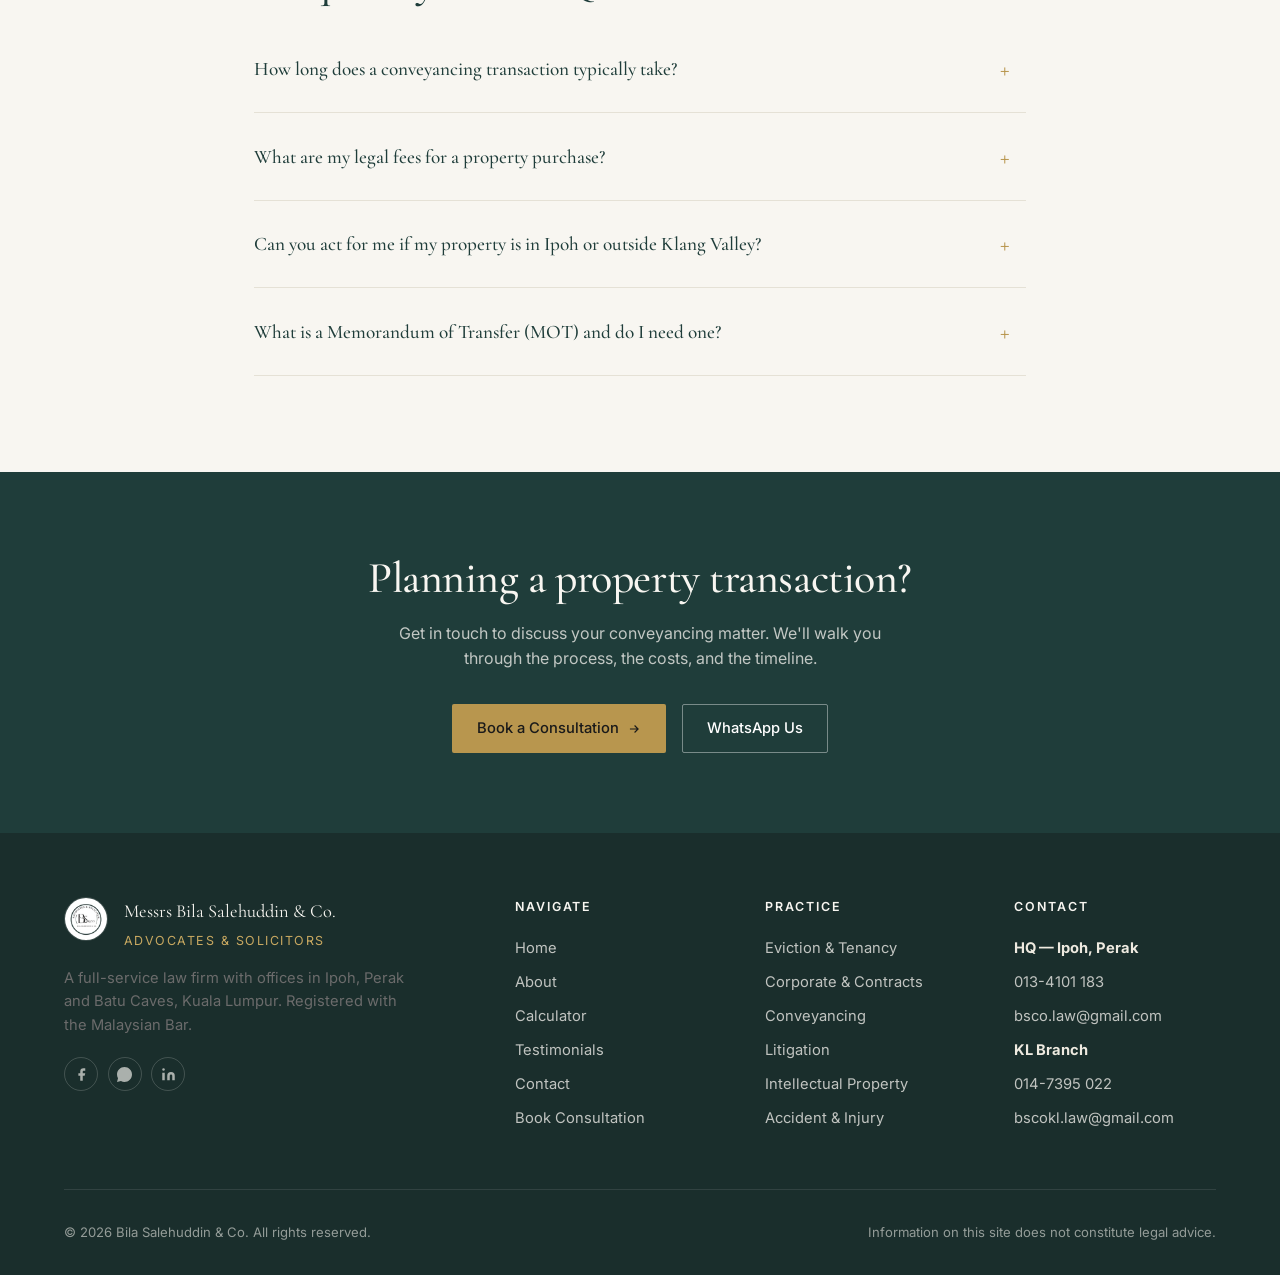
<file: conveyancing.html>
<!DOCTYPE html>
<html lang="en">
<head>
<meta charset="UTF-8" />
<meta name="viewport" content="width=device-width, initial-scale=1.0" />
<title>Conveyancing — Bila Salehuddin &amp; Co.</title>
<meta name="description" content="Property conveyancing in Malaysia — Sale &amp; Purchase Agreements, loan documentation, land transactions, and Islamic &amp; conventional banking instruments by Bila Salehuddin &amp; Co." />
<link rel="icon" type="image/svg+xml" href="assets/logo.svg" />
<link rel="preconnect" href="https://fonts.googleapis.com" />
<link rel="preconnect" href="https://fonts.gstatic.com" crossorigin />
<link href="https://fonts.googleapis.com/css2?family=Cormorant+Garamond:wght@400;500;600&family=Inter:wght@400;500;600&display=swap" rel="stylesheet" />
<link rel="stylesheet" href="assets/styles.css" />
<script>document.documentElement.classList.add('js');</script>
<script type="application/ld+json">
{
  "@context": "https://schema.org",
  "@type": "LegalService",
  "provider": {
    "@type": "Attorney",
    "name": "Messrs Bila Salehuddin & Co.",
    "address": {
      "@type": "PostalAddress",
      "addressLocality": "Ipoh",
      "addressRegion": "Perak",
      "addressCountry": "MY"
    }
  },
  "name": "Conveyancing",
  "description": "From signing to title transfer — precise, efficient handling of every property transaction."
}
</script>
</head>
<body>
<a class="skip-link" href="#main-content">Skip to content</a>

<nav class="nav">
  <div class="nav-inner">
    <a href="index.html" class="nav-logo">
      <img src="assets/logo-circle.jpg" alt="Bila Salehuddin &amp; Co. logo" style="width:36px;height:36px;border-radius:50%;object-fit:cover;" />
      <span class="brand">Bila Salehuddin &amp; Co.</span>
    </a>
    <div class="nav-links">
      <a href="index.html">Home</a>
      <a href="about.html">About</a>
      <div class="nav-dropdown">
        <button class="dropdown-toggle" aria-haspopup="true" aria-expanded="false">
          Practice Areas
          <svg width="12" height="12" viewBox="0 0 24 24" fill="none" stroke="currentColor" stroke-width="2.5"><path d="M6 9l6 6 6-6"/></svg>
        </button>
        <div class="dropdown-menu" role="menu">
          <a href="eviction.html"><span class="dm-dot"></span>Eviction &amp; Tenancy</a>
          <a href="contracts.html"><span class="dm-dot"></span>Corporate &amp; Contracts</a>
          <a href="conveyancing.html"><span class="dm-dot"></span>Conveyancing</a>
          <a href="litigation.html"><span class="dm-dot"></span>Litigation</a>
          <a href="ip.html"><span class="dm-dot"></span>Intellectual Property</a>
          <a href="accident.html"><span class="dm-dot"></span>Accident &amp; Injury</a>
        </div>
      </div>
      <a href="calculator.html">Calculator</a>
      <a href="gallery.html">Testimonials</a>
      <a href="contact.html">Contact</a>
      <a href="book.html" class="btn btn-primary" style="padding:0.55rem 1.1rem; font-size:0.85rem;">Book Consultation</a>
    </div>
    <button class="nav-toggle" aria-label="Menu" aria-expanded="false">
      <span></span><span></span><span></span>
    </button>
  </div>
</nav>

<!-- MOBILE DRAWER -->
<div class="mobile-menu-overlay"></div>
<div class="mobile-drawer" role="dialog" aria-label="Navigation menu">
  <div class="mobile-drawer-header">
    <a href="index.html" class="nav-logo">
      <img src="assets/logo-circle.jpg" alt="Logo" style="width:32px;height:32px;border-radius:50%;object-fit:cover;" />
      <span style="font-family:var(--font-serif);font-size:1rem;color:var(--color-primary-dark);">Bila Salehuddin &amp; Co.</span>
    </a>
    <button class="mobile-drawer-close" aria-label="Close menu">
      <svg width="22" height="22" viewBox="0 0 24 24" fill="none" stroke="currentColor" stroke-width="2"><path d="M18 6L6 18M6 6l12 12"/></svg>
    </button>
  </div>
  <a href="index.html">Home</a>
  <a href="about.html">About</a>
  <span class="mobile-drawer-section-title">Practice Areas</span>
  <a href="eviction.html">Eviction &amp; Tenancy</a>
  <a href="contracts.html">Corporate &amp; Contracts</a>
  <a href="conveyancing.html">Conveyancing</a>
  <a href="litigation.html">Litigation</a>
  <a href="ip.html">Intellectual Property</a>
  <a href="accident.html">Accident &amp; Injury</a>
  <a href="calculator.html" style="margin-top:0.5rem;">Calculator</a>
  <a href="gallery.html" style="margin-top:0.5rem;">Testimonials</a>
  <a href="contact.html" style="margin-top:0.5rem;">Contact</a>
  <a href="book.html" class="btn-mobile-book">Book a Consultation</a>
</div>

<header class="page-header" id="main-content" tabindex="-1">
  <div class="container">
    <span class="eyebrow">Practice Area</span>
    <h1>Conveyancing</h1>
    <p>From signing to title transfer — precise, efficient handling of every property transaction.</p>
  </div>
</header>

<section class="section">
  <div class="container-narrow prose">
    <p style="font-size:1.2rem; color: var(--color-primary-dark); line-height:1.6;" class="reveal">Property transactions are high-value and procedurally strict. A missed step or poorly prepared document can delay or derail a transaction entirely.</p>

    <p class="reveal">We act for buyers, sellers, developers, and financiers — preparing and reviewing all conveyancing documents to Malaysian legal standards. Whether conventional or Islamic banking instruments are involved, we handle the full chain from the first draft through to registration of title.</p>

    <h2 class="reveal">What we handle</h2>
    <ul class="service-list reveal">
      <li>Sale &amp; Purchase Agreements (SPA)</li>
      <li>Sub-sale residential transactions</li>
      <li>Loan and facility documentation</li>
      <li>Developer SPA and housing development</li>
      <li>Land and strata title transfers</li>
      <li>Islamic banking facility documents (AITAB, Murabahah, Musharakah)</li>
      <li>Conventional bank facility documents</li>
      <li>Memoranda of Transfer (MOT)</li>
      <li>Discharge of charge and redemption</li>
      <li>Transmission and gifts of property</li>
      <li>Refinancing matters</li>
      <li>Property due diligence and title searches</li>
    </ul>

    <h2 class="reveal">Residential &amp; Commercial Properties</h2>
    <p class="reveal">We handle both residential and commercial property transactions, from landed properties and condominiums to shophouses and commercial units. Our experience with both individual buyers and corporate purchasers means we bring the right perspective to each transaction.</p>

    <h2 class="reveal">Islamic &amp; Conventional Banking</h2>
    <p class="reveal">Our team is proficient in both conventional and Islamic financing structures. Whether you are purchasing under a Murabahah facility, a BBA arrangement, or a standard term loan, we prepare all required facility letters, charges, and security documentation accurately and in accordance with your financier's requirements.</p>

    <h2 class="reveal">Frequently Asked Questions</h2>

    <details class="faq-item reveal">
      <summary>How long does a conveyancing transaction typically take?</summary>
      <p>A straightforward sub-sale transaction typically completes within 3 to 4 months from execution of the SPA, depending on financing approval timelines and title availability. Developer transactions involving property under construction follow the developer's completion schedule.</p>
    </details>

    <details class="faq-item reveal">
      <summary>What are my legal fees for a property purchase?</summary>
      <p>Legal fees for conveyancing are governed by the Solicitors' Remuneration Order 2005 and are based on the purchase price. We will provide you with a clear fee estimate before you commit so there are no surprises.</p>
    </details>

    <details class="faq-item reveal">
      <summary>Can you act for me if my property is in Ipoh or outside Klang Valley?</summary>
      <p>Yes. With our principal office in Ipoh, Perak and our KL branch in Batu Caves, we are positioned to handle conveyancing matters in both locations. For properties in other states, we can advise on the best approach.</p>
    </details>

    <details class="faq-item reveal">
      <summary>What is a Memorandum of Transfer (MOT) and do I need one?</summary>
      <p>A Memorandum of Transfer is the instrument used to register the transfer of a property title from a seller to a buyer at the Land Office. It is required for all sub-sale and developer transactions where title has been issued. We prepare, execute, and present the MOT for stamping and registration on your behalf.</p>
    </details>
  </div>
</section>

<section class="cta-band">
  <div class="container">
    <h2>Planning a property transaction?</h2>
    <p>Get in touch to discuss your conveyancing matter. We'll walk you through the process, the costs, and the timeline.</p>
    <div style="display:flex; gap:1rem; justify-content:center; flex-wrap:wrap;">
      <a href="book.html" class="btn btn-gold">Book a Consultation
        <svg width="14" height="14" viewBox="0 0 24 24" fill="none" stroke="currentColor" stroke-width="2"><path d="M5 12h14M13 6l6 6-6 6"/></svg>
      </a>
      <a href="https://wa.me/60134101183?text=Hi%2C%20I%20have%20a%20conveyancing%20matter%20I%20would%20like%20to%20discuss." target="_blank" rel="noopener" class="btn btn-outline" style="color:#fff; border-color:rgba(255,255,255,0.4);">
        WhatsApp Us
      </a>
    </div>
  </div>
</section>

<footer class="footer">
  <div class="container">
    <div class="footer-grid">
      <div>
        <div class="footer-brand">
          <img src="assets/logo-circle.jpg" alt="Bila Salehuddin &amp; Co. logo" style="width:44px;height:44px;border-radius:50%;object-fit:cover;border:1px solid rgba(255,255,255,0.15);" />
          <div>
            <div style="font-family: var(--font-serif); font-size:1.15rem; color: var(--color-cream); margin-bottom:0.25rem;">Messrs Bila Salehuddin &amp; Co.</div>
            <div style="font-size:0.78rem; letter-spacing:0.12em; text-transform:uppercase; color: var(--color-gold-light);">Advocates &amp; Solicitors</div>
          </div>
        </div>
        <p style="max-width:340px; margin-top:1rem;">A full-service law firm with offices in Ipoh, Perak and Batu Caves, Kuala Lumpur. Registered with the Malaysian Bar.</p>        <div class="footer-social">
          <a href="https://www.facebook.com/p/Bila-Salehuddin-Co-Kuala-Lumpur-61574542870846/" target="_blank" rel="noopener" aria-label="Facebook">
            <svg viewBox="0 0 24 24"><path d="M18 2h-3a5 5 0 0 0-5 5v3H7v4h3v8h4v-8h3l1-4h-4V7a1 1 0 0 1 1-1h3z"/></svg>
          </a>
          <a href="https://wa.me/60134101183" target="_blank" rel="noopener" aria-label="WhatsApp">
            <svg viewBox="0 0 24 24"><path d="M17.5 14.4c-.3-.1-1.7-.8-2-.9-.3-.1-.5-.1-.7.1-.2.3-.8.9-.9 1.1-.2.2-.3.2-.6.1-.3-.1-1.2-.4-2.3-1.4-.9-.8-1.4-1.7-1.6-2-.2-.3 0-.4.1-.6.1-.1.3-.3.4-.5.1-.2.2-.3.3-.5.1-.2 0-.4 0-.5 0-.1-.7-1.6-.9-2.2-.2-.6-.5-.5-.7-.5h-.6c-.2 0-.5.1-.7.3-.3.3-1 1-1 2.4 0 1.4 1 2.8 1.2 3 .1.2 2 3 4.8 4.2.7.3 1.2.5 1.6.6.7.2 1.3.2 1.8.1.5-.1 1.7-.7 1.9-1.4.2-.7.2-1.2.2-1.4-.1-.1-.3-.2-.6-.3M12 0C5.4 0 0 5.4 0 12c0 2.1.6 4.1 1.6 5.9L0 24l6.3-1.7c1.7.9 3.7 1.5 5.7 1.5 6.6 0 12-5.4 12-12S18.6 0 12 0"/></svg>
          </a>
          <a href="https://www.linkedin.com/company/bila-salehuddin-co/" target="_blank" rel="noopener" aria-label="LinkedIn">
            <svg viewBox="0 0 24 24"><path d="M16 8a6 6 0 0 1 6 6v7h-4v-7a2 2 0 0 0-2-2 2 2 0 0 0-2 2v7h-4v-7a6 6 0 0 1 6-6zM2 9h4v12H2z"/><circle cx="4" cy="4" r="2"/></svg>
          </a>
        </div>
      </div>
      <div>
        <h5>Navigate</h5>
        <ul>
          <li><a href="index.html">Home</a></li>
          <li><a href="about.html">About</a></li>
          <li><a href="calculator.html">Calculator</a></li>
          <li><a href="gallery.html">Testimonials</a></li>
          <li><a href="contact.html">Contact</a></li>
          <li><a href="book.html">Book Consultation</a></li>
        </ul>
      </div>
      <div>
        <h5>Practice</h5>
        <ul>
          <li><a href="eviction.html">Eviction &amp; Tenancy</a></li>
          <li><a href="contracts.html">Corporate &amp; Contracts</a></li>
          <li><a href="conveyancing.html">Conveyancing</a></li>
          <li><a href="litigation.html">Litigation</a></li>
          <li><a href="ip.html">Intellectual Property</a></li>
          <li><a href="accident.html">Accident &amp; Injury</a></li>
        </ul>
      </div>
      <div>
        <h5>Contact</h5>
        <ul>
          <li><strong style="color:var(--color-cream-dark);">HQ — Ipoh, Perak</strong></li>
          <li><a href="tel:+60134101183">013-4101 183</a></li>
          <li><a href="mailto:bsco.law@gmail.com">bsco.law@gmail.com</a></li>
          <li style="margin-top:0.5rem;"><strong style="color:var(--color-cream-dark);">KL Branch</strong></li>
          <li><a href="tel:+60147395022">014-7395 022</a></li>
          <li><a href="mailto:bscokl.law@gmail.com">bscokl.law@gmail.com</a></li>
        </ul>
      </div>
    </div>
    <div class="footer-bottom">
      <div>&copy; <span id="year"></span> Bila Salehuddin &amp; Co. All rights reserved.</div>
      <div>Information on this site does not constitute legal advice.</div>
    </div>
  </div>
</footer>

<a href="https://wa.me/60134101183" target="_blank" rel="noopener" class="whatsapp-fab" aria-label="Chat on WhatsApp">
  <svg viewBox="0 0 24 24"><path d="M17.5 14.4c-.3-.1-1.7-.8-2-.9-.3-.1-.5-.1-.7.1-.2.3-.8.9-.9 1.1-.2.2-.3.2-.6.1-.3-.1-1.2-.4-2.3-1.4-.9-.8-1.4-1.7-1.6-2-.2-.3 0-.4.1-.6.1-.1.3-.3.4-.5.1-.2.2-.3.3-.5.1-.2 0-.4 0-.5 0-.1-.7-1.6-.9-2.2-.2-.6-.5-.5-.7-.5h-.6c-.2 0-.5.1-.7.3-.3.3-1 1-1 2.4 0 1.4 1 2.8 1.2 3 .1.2 2 3 4.8 4.2.7.3 1.2.5 1.6.6.7.2 1.3.2 1.8.1.5-.1 1.7-.7 1.9-1.4.2-.7.2-1.2.2-1.4-.1-.1-.3-.2-.6-.3M12 0C5.4 0 0 5.4 0 12c0 2.1.6 4.1 1.6 5.9L0 24 1-1 2.4 0 1.4 1 2.8 1.2 3 .1.2 2 3 4.8 4.2.7.3 1.2.5 1.6.6.7.2 1.3.2 1.8.1.5-.1 1.7-.7 1.9-1.4.2-.7.2-1.2.2-1.4-.1-.1-.3-.2-.6-.3M12 0C5.4 0 0 5.4 0 12c0 2.1.6 4.1 1.6 5.9L0 24l6.3-1.7C8.1 23.4 10 24 12 24c6.6 0 12-5.4 12-12S18.6 0 12 0z"/></svg>
</a>

<button class="back-to-top" aria-label="Back to top">
  <svg width="20" height="20" viewBox="0 0 24 24" fill="none" stroke="currentColor" stroke-width="2.5"><path d="M18 15l-6-6-6 6"/></svg>
</button>

<script src="assets/main.js"></script>
</body>
</html>
</file>
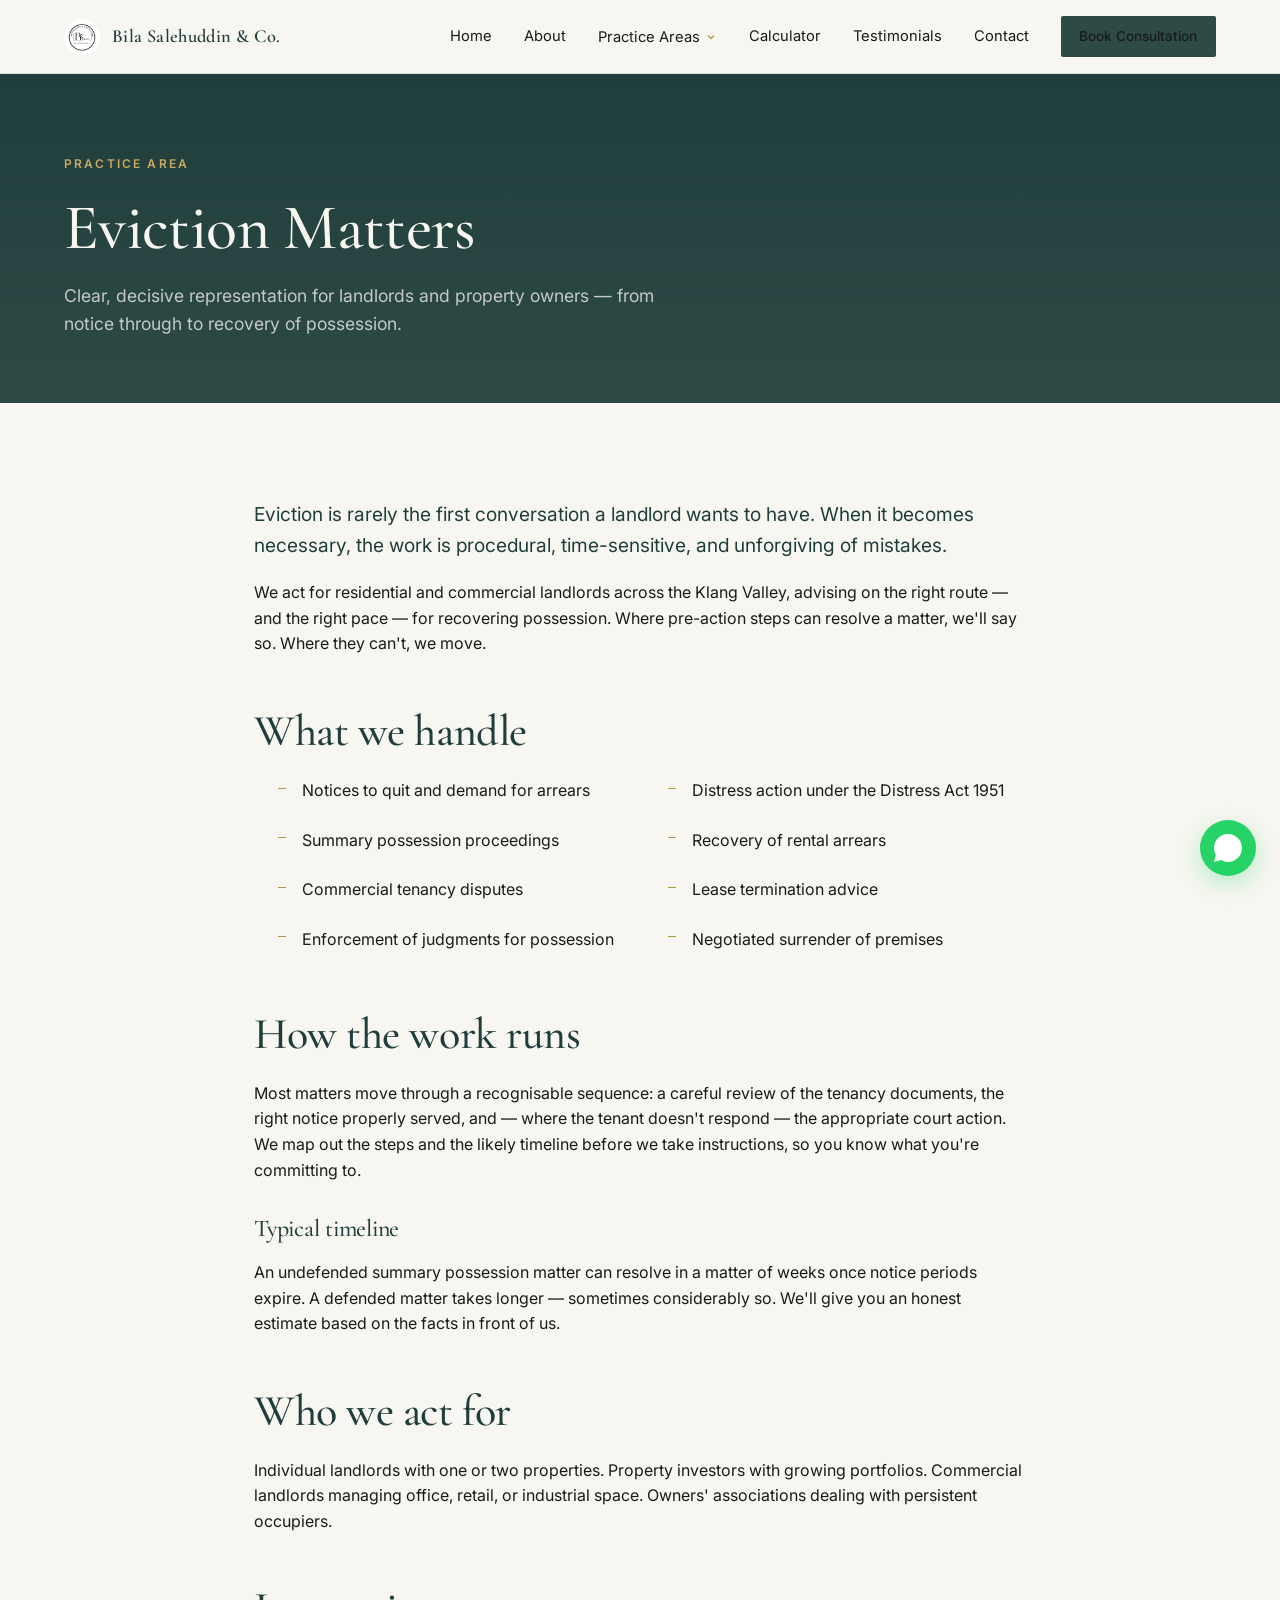
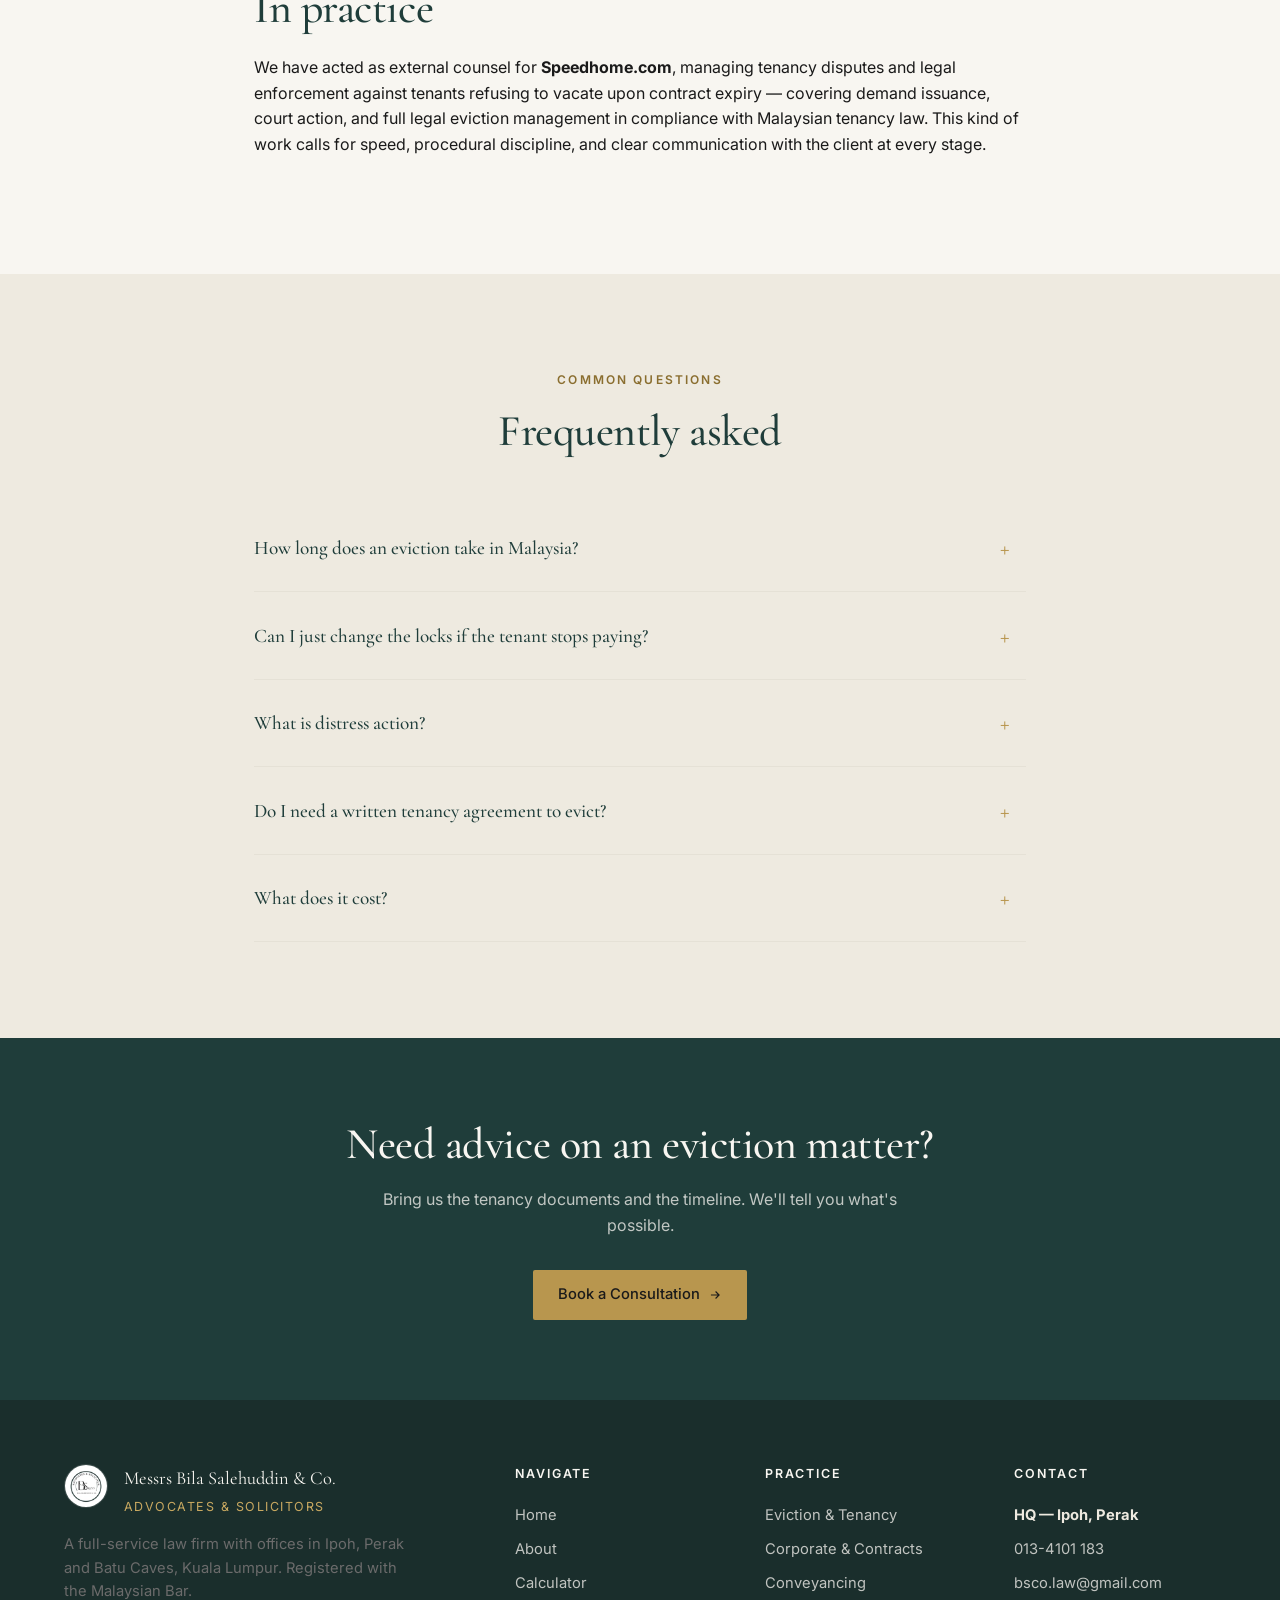
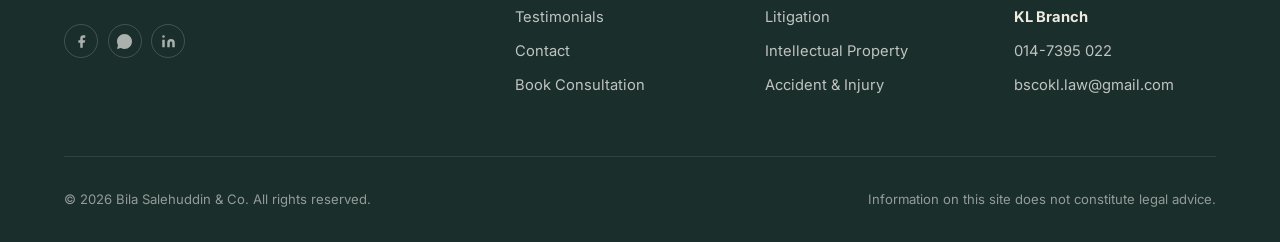
<file: eviction.html>
<!DOCTYPE html>
<html lang="en">
<head>
<meta charset="UTF-8" />
<meta name="viewport" content="width=device-width, initial-scale=1.0" />
<title>Eviction Matters — Bila Salehuddin &amp; Co.</title>
<meta name="description" content="Eviction and landlord-tenant representation in Kuala Lumpur. Notices, distress action, summary possession, and recovery of premises." />
<link rel="icon" type="image/svg+xml" href="assets/logo.svg" />
<link rel="preconnect" href="https://fonts.googleapis.com" />
<link rel="preconnect" href="https://fonts.gstatic.com" crossorigin />
<link href="https://fonts.googleapis.com/css2?family=Cormorant+Garamond:wght@400;500;600&family=Inter:wght@400;500;600&display=swap" rel="stylesheet" />
<link rel="stylesheet" href="assets/styles.css" />
<script>document.documentElement.classList.add('js');</script>
<script type="application/ld+json">
{
  "@context": "https://schema.org",
  "@type": "LegalService",
  "provider": {
    "@type": "Attorney",
    "name": "Messrs Bila Salehuddin & Co.",
    "address": {
      "@type": "PostalAddress",
      "addressLocality": "Ipoh",
      "addressRegion": "Perak",
      "addressCountry": "MY"
    }
  },
  "name": "Eviction Matters",
  "description": "Clear, decisive representation for landlords and property owners — from notice through to recovery of possession."
}
</script>
</head>
<body>
<a class="skip-link" href="#main-content">Skip to content</a>

<nav class="nav">
  <div class="nav-inner">
    <a href="index.html" class="nav-logo">
      <img src="assets/logo-circle.jpg" alt="Bila Salehuddin &amp; Co. logo" style="width:36px;height:36px;border-radius:50%;object-fit:cover;" />
      <span class="brand">Bila Salehuddin &amp; Co.</span>
    </a>
    <div class="nav-links">
      <a href="index.html">Home</a>
      <a href="about.html">About</a>
      <div class="nav-dropdown">
        <button class="dropdown-toggle" aria-haspopup="true" aria-expanded="false">
          Practice Areas
          <svg width="12" height="12" viewBox="0 0 24 24" fill="none" stroke="currentColor" stroke-width="2.5"><path d="M6 9l6 6 6-6"/></svg>
        </button>
        <div class="dropdown-menu" role="menu">
          <a href="eviction.html"><span class="dm-dot"></span>Eviction &amp; Tenancy</a>
          <a href="contracts.html"><span class="dm-dot"></span>Corporate &amp; Contracts</a>
          <a href="conveyancing.html"><span class="dm-dot"></span>Conveyancing</a>
          <a href="litigation.html"><span class="dm-dot"></span>Litigation</a>
          <a href="ip.html"><span class="dm-dot"></span>Intellectual Property</a>
          <a href="accident.html"><span class="dm-dot"></span>Accident &amp; Injury</a>
        </div>
      </div>
      <a href="calculator.html">Calculator</a>
      <a href="gallery.html">Testimonials</a>
      <a href="contact.html">Contact</a>
      <a href="book.html" class="btn btn-primary" style="padding:0.55rem 1.1rem; font-size:0.85rem;">Book Consultation</a>
    </div>
    <button class="nav-toggle" aria-label="Menu" aria-expanded="false">
      <span></span><span></span><span></span>
    </button>
  </div>
</nav>

<!-- MOBILE DRAWER -->
<div class="mobile-menu-overlay"></div>
<div class="mobile-drawer" role="dialog" aria-label="Navigation menu">
  <div class="mobile-drawer-header">
    <a href="index.html" class="nav-logo">
      <img src="assets/logo-circle.jpg" alt="Logo" style="width:32px;height:32px;border-radius:50%;object-fit:cover;" />
      <span style="font-family:var(--font-serif);font-size:1rem;color:var(--color-primary-dark);">Bila Salehuddin &amp; Co.</span>
    </a>
    <button class="mobile-drawer-close" aria-label="Close menu">
      <svg width="22" height="22" viewBox="0 0 24 24" fill="none" stroke="currentColor" stroke-width="2"><path d="M18 6L6 18M6 6l12 12"/></svg>
    </button>
  </div>
  <a href="index.html">Home</a>
  <a href="about.html">About</a>
  <span class="mobile-drawer-section-title">Practice Areas</span>
  <a href="eviction.html">Eviction &amp; Tenancy</a>
  <a href="contracts.html">Corporate &amp; Contracts</a>
  <a href="conveyancing.html">Conveyancing</a>
  <a href="litigation.html">Litigation</a>
  <a href="ip.html">Intellectual Property</a>
  <a href="accident.html">Accident &amp; Injury</a>
  <a href="calculator.html" style="margin-top:0.5rem;">Calculator</a>
  <a href="gallery.html" style="margin-top:0.5rem;">Testimonials</a>
  <a href="contact.html" style="margin-top:0.5rem;">Contact</a>
  <a href="book.html" class="btn-mobile-book">Book a Consultation</a>
</div>

<header class="page-header" id="main-content" tabindex="-1">
  <div class="container">
    <span class="eyebrow">Practice Area</span>
    <h1>Eviction Matters</h1>
    <p>Clear, decisive representation for landlords and property owners — from notice through to recovery of possession.</p>
  </div>
</header>

<section class="section">
  <div class="container-narrow prose">
    <p class="reveal" style="font-size:1.2rem; color: var(--color-primary-dark); line-height:1.6;">Eviction is rarely the first conversation a landlord wants to have. When it becomes necessary, the work is procedural, time-sensitive, and unforgiving of mistakes.</p>

    <p>We act for residential and commercial landlords across the Klang Valley, advising on the right route — and the right pace — for recovering possession. Where pre-action steps can resolve a matter, we'll say so. Where they can't, we move.</p>

    <h2 class="reveal">What we handle</h2>
    <ul class="service-list reveal">
      <li>Notices to quit and demand for arrears</li>
      <li>Distress action under the Distress Act 1951</li>
      <li>Summary possession proceedings</li>
      <li>Recovery of rental arrears</li>
      <li>Commercial tenancy disputes</li>
      <li>Lease termination advice</li>
      <li>Enforcement of judgments for possession</li>
      <li>Negotiated surrender of premises</li>
    </ul>

    <h2 class="reveal">How the work runs</h2>
    <p>Most matters move through a recognisable sequence: a careful review of the tenancy documents, the right notice properly served, and — where the tenant doesn't respond — the appropriate court action. We map out the steps and the likely timeline before we take instructions, so you know what you're committing to.</p>

    <h3 class="reveal">Typical timeline</h3>
    <p>An undefended summary possession matter can resolve in a matter of weeks once notice periods expire. A defended matter takes longer — sometimes considerably so. We'll give you an honest estimate based on the facts in front of us.</p>

    <h2 class="reveal">Who we act for</h2>
    <p>Individual landlords with one or two properties. Property investors with growing portfolios. Commercial landlords managing office, retail, or industrial space. Owners' associations dealing with persistent occupiers.</p>

    <h2 class="reveal">In practice</h2>
    <p>We have acted as external counsel for <strong>Speedhome.com</strong>, managing tenancy disputes and legal enforcement against tenants refusing to vacate upon contract expiry — covering demand issuance, court action, and full legal eviction management in compliance with Malaysian tenancy law. This kind of work calls for speed, procedural discipline, and clear communication with the client at every stage.</p>
  </div>
</section>

<section class="section" style="background: var(--color-cream-dark);">
  <div class="container-narrow">
    <div class="reveal" style="text-align:center; margin-bottom:3rem;">
      <span class="eyebrow">Common Questions</span>
      <h2>Frequently asked</h2>
    </div>

    <details class="faq-item reveal">
      <summary>How long does an eviction take in Malaysia?</summary>
      <p>It depends on whether the tenant defends the action. An undefended matter can resolve within several weeks of expiry of the notice period. A defended matter — particularly one raising counterclaims — may take months. We'll give a realistic estimate after reviewing the tenancy documents.</p>
    </details>

    <details class="faq-item reveal">
      <summary>Can I just change the locks if the tenant stops paying?</summary>
      <p>No. Self-help eviction without a court order is unlawful in Malaysia and exposes the landlord to a claim. The proper route is notice followed by court proceedings, or — in appropriate cases — distress action.</p>
    </details>

    <details class="faq-item reveal">
      <summary>What is distress action?</summary>
      <p>Distress is a statutory remedy under the Distress Act 1951 that allows a landlord, with the court's leave, to seize the tenant's movable property on the premises in satisfaction of unpaid rent. It is procedural and tightly time-bound. We can advise whether it is appropriate in your situation.</p>
    </details>

    <details class="faq-item reveal">
      <summary>Do I need a written tenancy agreement to evict?</summary>
      <p>It's easier with one, but not impossible without. Oral tenancies can be enforced if their terms can be proved. We'll work with what you have.</p>
    </details>

    <details class="faq-item reveal">
      <summary>What does it cost?</summary>
      <p>Fees depend on the route taken and how the matter unfolds. We give a clear fee estimate at the outset and update you if the position changes. We will not bill surprises.</p>
    </details>
  </div>
</section>

<section class="cta-band">
  <div class="container">
    <h2>Need advice on an eviction matter?</h2>
    <p>Bring us the tenancy documents and the timeline. We'll tell you what's possible.</p>
    <a href="book.html" class="btn btn-gold">Book a Consultation
      <svg width="14" height="14" viewBox="0 0 24 24" fill="none" stroke="currentColor" stroke-width="2"><path d="M5 12h14M13 6l6 6-6 6"/></svg>
    </a>
  </div>
</section>

<footer class="footer">
  <div class="container">
    <div class="footer-grid">
      <div>
        <div class="footer-brand">
          <img src="assets/logo-circle.jpg" alt="Bila Salehuddin &amp; Co. logo" style="width:44px;height:44px;border-radius:50%;object-fit:cover;border:1px solid rgba(255,255,255,0.15);" />
          <div>
            <div style="font-family: var(--font-serif); font-size:1.15rem; color: var(--color-cream); margin-bottom:0.25rem;">Messrs Bila Salehuddin &amp; Co.</div>
            <div style="font-size:0.78rem; letter-spacing:0.12em; text-transform:uppercase; color: var(--color-gold-light);">Advocates &amp; Solicitors</div>
          </div>
        </div>
        <p style="max-width:340px; margin-top:1rem;">A full-service law firm with offices in Ipoh, Perak and Batu Caves, Kuala Lumpur. Registered with the Malaysian Bar.</p>        <div class="footer-social">
          <a href="https://www.facebook.com/p/Bila-Salehuddin-Co-Kuala-Lumpur-61574542870846/" target="_blank" rel="noopener" aria-label="Facebook">
            <svg viewBox="0 0 24 24"><path d="M18 2h-3a5 5 0 0 0-5 5v3H7v4h3v8h4v-8h3l1-4h-4V7a1 1 0 0 1 1-1h3z"/></svg>
          </a>
          <a href="https://wa.me/60134101183" target="_blank" rel="noopener" aria-label="WhatsApp">
            <svg viewBox="0 0 24 24"><path d="M17.5 14.4c-.3-.1-1.7-.8-2-.9-.3-.1-.5-.1-.7.1-.2.3-.8.9-.9 1.1-.2.2-.3.2-.6.1-.3-.1-1.2-.4-2.3-1.4-.9-.8-1.4-1.7-1.6-2-.2-.3 0-.4.1-.6.1-.1.3-.3.4-.5.1-.2.2-.3.3-.5.1-.2 0-.4 0-.5 0-.1-.7-1.6-.9-2.2-.2-.6-.5-.5-.7-.5h-.6c-.2 0-.5.1-.7.3-.3.3-1 1-1 2.4 0 1.4 1 2.8 1.2 3 .1.2 2 3 4.8 4.2.7.3 1.2.5 1.6.6.7.2 1.3.2 1.8.1.5-.1 1.7-.7 1.9-1.4.2-.7.2-1.2.2-1.4-.1-.1-.3-.2-.6-.3M12 0C5.4 0 0 5.4 0 12c0 2.1.6 4.1 1.6 5.9L0 24l6.3-1.7c1.7.9 3.7 1.5 5.7 1.5 6.6 0 12-5.4 12-12S18.6 0 12 0"/></svg>
          </a>
          <a href="https://www.linkedin.com/company/bila-salehuddin-co/" target="_blank" rel="noopener" aria-label="LinkedIn">
            <svg viewBox="0 0 24 24"><path d="M16 8a6 6 0 0 1 6 6v7h-4v-7a2 2 0 0 0-2-2 2 2 0 0 0-2 2v7h-4v-7a6 6 0 0 1 6-6zM2 9h4v12H2z"/><circle cx="4" cy="4" r="2"/></svg>
          </a>
        </div>
      </div>
      <div>
        <h5>Navigate</h5>
        <ul>
          <li><a href="index.html">Home</a></li>
          <li><a href="about.html">About</a></li>
          <li><a href="calculator.html">Calculator</a></li>
          <li><a href="gallery.html">Testimonials</a></li>
          <li><a href="contact.html">Contact</a></li>
          <li><a href="book.html">Book Consultation</a></li>
        </ul>
      </div>
      <div>
        <h5>Practice</h5>
        <ul>
          <li><a href="eviction.html">Eviction &amp; Tenancy</a></li>
          <li><a href="contracts.html">Corporate &amp; Contracts</a></li>
          <li><a href="conveyancing.html">Conveyancing</a></li>
          <li><a href="litigation.html">Litigation</a></li>
          <li><a href="ip.html">Intellectual Property</a></li>
          <li><a href="accident.html">Accident &amp; Injury</a></li>
        </ul>
      </div>
      <div>
        <h5>Contact</h5>
        <ul>
          <li><strong style="color:var(--color-cream-dark);">HQ — Ipoh, Perak</strong></li>
          <li><a href="tel:+60134101183">013-4101 183</a></li>
          <li><a href="mailto:bsco.law@gmail.com">bsco.law@gmail.com</a></li>
          <li style="margin-top:0.5rem;"><strong style="color:var(--color-cream-dark);">KL Branch</strong></li>
          <li><a href="tel:+60147395022">014-7395 022</a></li>
          <li><a href="mailto:bscokl.law@gmail.com">bscokl.law@gmail.com</a></li>
        </ul>
      </div>
    </div>
    <div class="footer-bottom">
      <div>&copy; <span id="year"></span> Bila Salehuddin &amp; Co. All rights reserved.</div>
      <div>Information on this site does not constitute legal advice.</div>
    </div>
  </div>
</footer>

<a href="https://wa.me/60134101183" target="_blank" rel="noopener" class="whatsapp-fab" aria-label="Chat on WhatsApp">
  <svg viewBox="0 0 24 24"><path d="M17.5 14.4c-.3-.1-1.7-.8-2-.9-.3-.1-.5-.1-.7.1-.2.3-.8.9-.9 1.1-.2.2-.3.2-.6.1-.3-.1-1.2-.4-2.3-1.4-.9-.8-1.4-1.7-1.6-2-.2-.3 0-.4.1-.6.1-.1.3-.3.4-.5.1-.2.2-.3.3-.5.1-.2 0-.4 0-.5 0-.1-.7-1.6-.9-2.2-.2-.6-.5-.5-.7-.5h-.6c-.2 0-.5.1-.7.3-.3.3-1 1-1 2.4 0 1.4 1 2.8 1.2 3 .1.2 2 3 4.8 4.2.7.3 1.2.5 1.6.6.7.2 1.3.2 1.8.1.5-.1 1.7-.7 1.9-1.4.2-.7.2-1.2.2-1.4-.1-.1-.3-.2-.6-.3M12 0C5.4 0 0 5.4 0 12c0 2.1.6 4.1 1.6 5.9L0 24l6.3-1.7C8.1 23.4 10 24 12 24c6.6 0 12-5.4 12-12S18.6 0 12 0z"/></svg>
</a>

<button class="back-to-top" aria-label="Back to top">
  <svg width="20" height="20" viewBox="0 0 24 24" fill="none" stroke="currentColor" stroke-width="2.5"><path d="M18 15l-6-6-6 6"/></svg>
</button>

<script src="assets/main.js"></script>
</body>
</html>
</file>
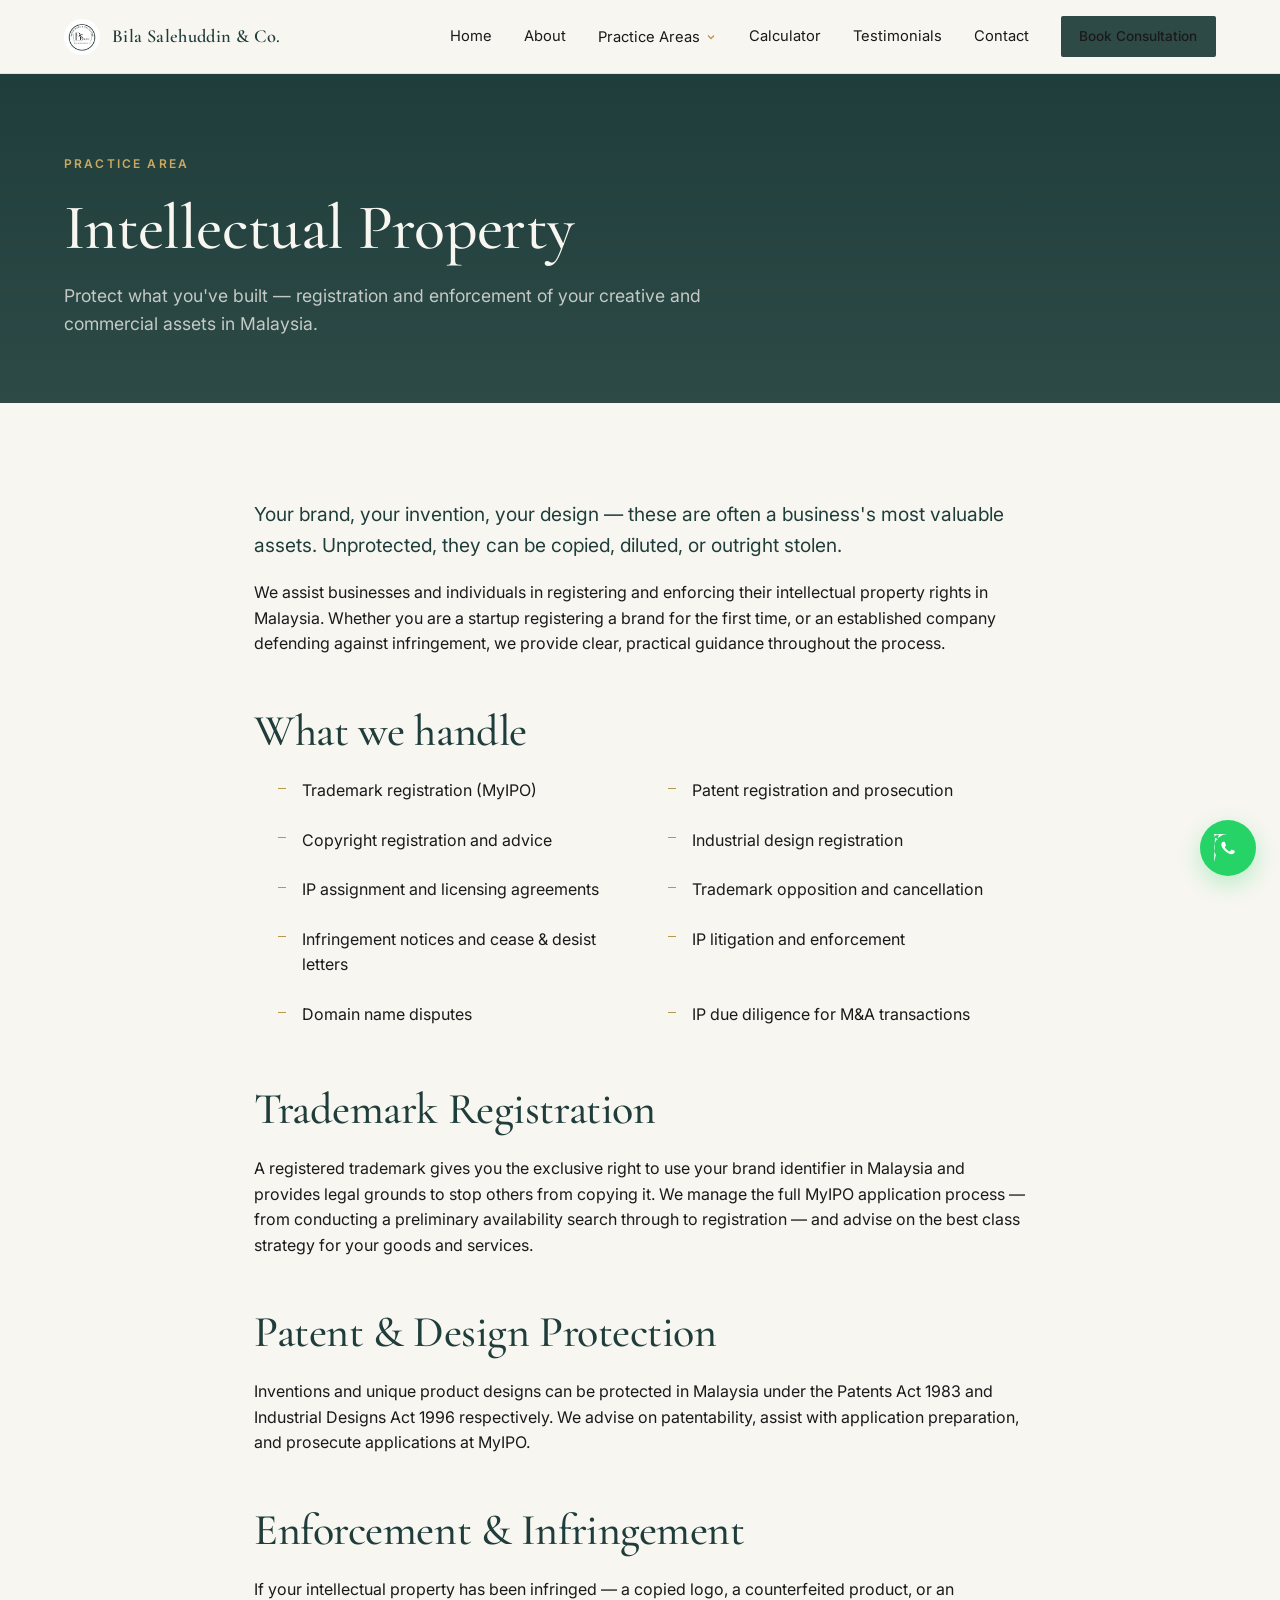
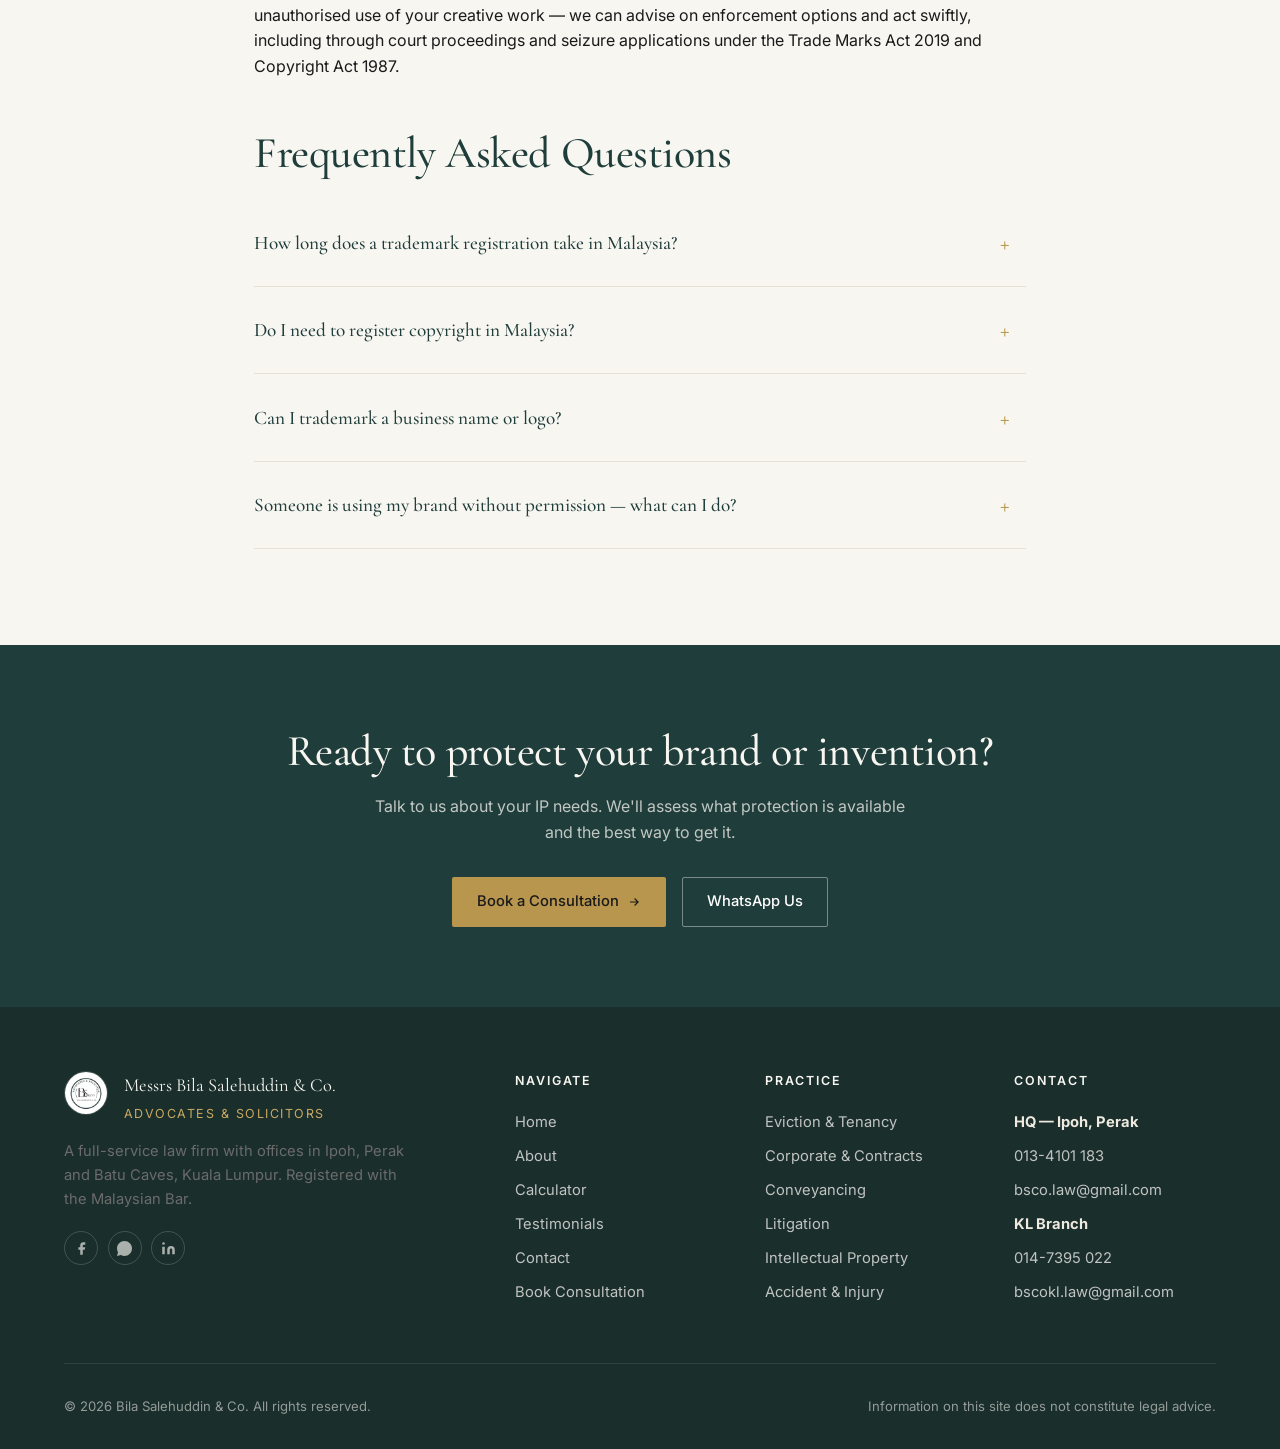
<file: ip.html>
<!DOCTYPE html>
<html lang="en">
<head>
<meta charset="UTF-8" />
<meta name="viewport" content="width=device-width, initial-scale=1.0" />
<title>Intellectual Property — Bila Salehuddin &amp; Co.</title>
<meta name="description" content="Intellectual Property registration and enforcement in Malaysia — Trademarks, Patents, Copyrights, and Industrial Designs by Bila Salehuddin &amp; Co." />
<link rel="icon" type="image/svg+xml" href="assets/logo.svg" />
<link rel="preconnect" href="https://fonts.googleapis.com" />
<link rel="preconnect" href="https://fonts.gstatic.com" crossorigin />
<link href="https://fonts.googleapis.com/css2?family=Cormorant+Garamond:wght@400;500;600&family=Inter:wght@400;500;600&display=swap" rel="stylesheet" />
<link rel="stylesheet" href="assets/styles.css" />
<script>document.documentElement.classList.add('js');</script>
<script type="application/ld+json">
{
  "@context": "https://schema.org",
  "@type": "LegalService",
  "provider": {
    "@type": "Attorney",
    "name": "Messrs Bila Salehuddin & Co.",
    "address": {
      "@type": "PostalAddress",
      "addressLocality": "Ipoh",
      "addressRegion": "Perak",
      "addressCountry": "MY"
    }
  },
  "name": "Intellectual Property",
  "description": "Protect what you've built — registration and enforcement of your creative and commercial assets in Malaysia."
}
</script>
</head>
<body>
<a class="skip-link" href="#main-content">Skip to content</a>

<nav class="nav">
  <div class="nav-inner">
    <a href="index.html" class="nav-logo">
      <img src="assets/logo-circle.jpg" alt="Bila Salehuddin &amp; Co. logo" style="width:36px;height:36px;border-radius:50%;object-fit:cover;" />
      <span class="brand">Bila Salehuddin &amp; Co.</span>
    </a>
    <div class="nav-links">
      <a href="index.html">Home</a>
      <a href="about.html">About</a>
      <div class="nav-dropdown">
        <button class="dropdown-toggle" aria-haspopup="true" aria-expanded="false">
          Practice Areas
          <svg width="12" height="12" viewBox="0 0 24 24" fill="none" stroke="currentColor" stroke-width="2.5"><path d="M6 9l6 6 6-6"/></svg>
        </button>
        <div class="dropdown-menu" role="menu">
          <a href="eviction.html"><span class="dm-dot"></span>Eviction &amp; Tenancy</a>
          <a href="contracts.html"><span class="dm-dot"></span>Corporate &amp; Contracts</a>
          <a href="conveyancing.html"><span class="dm-dot"></span>Conveyancing</a>
          <a href="litigation.html"><span class="dm-dot"></span>Litigation</a>
          <a href="ip.html"><span class="dm-dot"></span>Intellectual Property</a>
          <a href="accident.html"><span class="dm-dot"></span>Accident &amp; Injury</a>
        </div>
      </div>
      <a href="calculator.html">Calculator</a>
      <a href="gallery.html">Testimonials</a>
      <a href="contact.html">Contact</a>
      <a href="book.html" class="btn btn-primary" style="padding:0.55rem 1.1rem; font-size:0.85rem;">Book Consultation</a>
    </div>
    <button class="nav-toggle" aria-label="Menu" aria-expanded="false">
      <span></span><span></span><span></span>
    </button>
  </div>
</nav>

<!-- MOBILE DRAWER -->
<div class="mobile-menu-overlay"></div>
<div class="mobile-drawer" role="dialog" aria-label="Navigation menu">
  <div class="mobile-drawer-header">
    <a href="index.html" class="nav-logo">
      <img src="assets/logo-circle.jpg" alt="Logo" style="width:32px;height:32px;border-radius:50%;object-fit:cover;" />
      <span style="font-family:var(--font-serif);font-size:1rem;color:var(--color-primary-dark);">Bila Salehuddin &amp; Co.</span>
    </a>
    <button class="mobile-drawer-close" aria-label="Close menu">
      <svg width="22" height="22" viewBox="0 0 24 24" fill="none" stroke="currentColor" stroke-width="2"><path d="M18 6L6 18M6 6l12 12"/></svg>
    </button>
  </div>
  <a href="index.html">Home</a>
  <a href="about.html">About</a>
  <span class="mobile-drawer-section-title">Practice Areas</span>
  <a href="eviction.html">Eviction &amp; Tenancy</a>
  <a href="contracts.html">Corporate &amp; Contracts</a>
  <a href="conveyancing.html">Conveyancing</a>
  <a href="litigation.html">Litigation</a>
  <a href="ip.html">Intellectual Property</a>
  <a href="accident.html">Accident &amp; Injury</a>
  <a href="calculator.html" style="margin-top:0.5rem;">Calculator</a>
  <a href="gallery.html" style="margin-top:0.5rem;">Testimonials</a>
  <a href="contact.html" style="margin-top:0.5rem;">Contact</a>
  <a href="book.html" class="btn-mobile-book">Book a Consultation</a>
</div>

<header class="page-header" id="main-content" tabindex="-1">
  <div class="container">
    <span class="eyebrow">Practice Area</span>
    <h1>Intellectual Property</h1>
    <p>Protect what you've built — registration and enforcement of your creative and commercial assets in Malaysia.</p>
  </div>
</header>

<section class="section">
  <div class="container-narrow prose">
    <p style="font-size:1.2rem; color: var(--color-primary-dark); line-height:1.6;" class="reveal">Your brand, your invention, your design — these are often a business's most valuable assets. Unprotected, they can be copied, diluted, or outright stolen.</p>

    <p class="reveal">We assist businesses and individuals in registering and enforcing their intellectual property rights in Malaysia. Whether you are a startup registering a brand for the first time, or an established company defending against infringement, we provide clear, practical guidance throughout the process.</p>

    <h2 class="reveal">What we handle</h2>
    <ul class="service-list reveal">
      <li>Trademark registration (MyIPO)</li>
      <li>Patent registration and prosecution</li>
      <li>Copyright registration and advice</li>
      <li>Industrial design registration</li>
      <li>IP assignment and licensing agreements</li>
      <li>Trademark opposition and cancellation</li>
      <li>Infringement notices and cease &amp; desist letters</li>
      <li>IP litigation and enforcement</li>
      <li>Domain name disputes</li>
      <li>IP due diligence for M&amp;A transactions</li>
    </ul>

    <h2 class="reveal">Trademark Registration</h2>
    <p class="reveal">A registered trademark gives you the exclusive right to use your brand identifier in Malaysia and provides legal grounds to stop others from copying it. We manage the full MyIPO application process — from conducting a preliminary availability search through to registration — and advise on the best class strategy for your goods and services.</p>

    <h2 class="reveal">Patent &amp; Design Protection</h2>
    <p class="reveal">Inventions and unique product designs can be protected in Malaysia under the Patents Act 1983 and Industrial Designs Act 1996 respectively. We advise on patentability, assist with application preparation, and prosecute applications at MyIPO.</p>

    <h2 class="reveal">Enforcement &amp; Infringement</h2>
    <p class="reveal">If your intellectual property has been infringed — a copied logo, a counterfeited product, or an unauthorised use of your creative work — we can advise on enforcement options and act swiftly, including through court proceedings and seizure applications under the Trade Marks Act 2019 and Copyright Act 1987.</p>

    <h2 class="reveal">Frequently Asked Questions</h2>

    <details class="faq-item reveal">
      <summary>How long does a trademark registration take in Malaysia?</summary>
      <p>A trademark application in Malaysia typically takes 12 to 18 months from filing to registration if there are no objections. Examination, advertisement, and an opposition period are all part of the process. We manage the timeline and communicate updates throughout.</p>
    </details>

    <details class="faq-item reveal">
      <summary>Do I need to register copyright in Malaysia?</summary>
      <p>Copyright in Malaysia arises automatically upon creation of an original work — registration is not required for protection. However, there are benefits to having a formal record. We can advise on documentation and help you understand your existing copyright rights.</p>
    </details>

    <details class="faq-item reveal">
      <summary>Can I trademark a business name or logo?</summary>
      <p>Yes. You can register a word mark (the name itself), a device mark (a logo), or a combination of both. We recommend registering both if your brand identity depends on both elements. We will also advise on which classes of goods and services to apply under.</p>
    </details>

    <details class="faq-item reveal">
      <summary>Someone is using my brand without permission — what can I do?</summary>
      <p>If you have a registered trademark, you have strong grounds to act. We can send a cease and desist letter, seek an interim injunction, or pursue damages through the courts. Even without a registered mark, passing off claims may be available. Contact us as soon as possible — the sooner we act, the better.</p>
    </details>
  </div>
</section>

<section class="cta-band">
  <div class="container">
    <h2>Ready to protect your brand or invention?</h2>
    <p>Talk to us about your IP needs. We'll assess what protection is available and the best way to get it.</p>
    <div style="display:flex; gap:1rem; justify-content:center; flex-wrap:wrap;">
      <a href="book.html" class="btn btn-gold">Book a Consultation
        <svg width="14" height="14" viewBox="0 0 24 24" fill="none" stroke="currentColor" stroke-width="2"><path d="M5 12h14M13 6l6 6-6 6"/></svg>
      </a>
      <a href="https://wa.me/60134101183?text=Hi%2C%20I%20have%20an%20intellectual%20property%20matter%20I%20would%20like%20to%20discuss." target="_blank" rel="noopener" class="btn btn-outline" style="color:#fff; border-color:rgba(255,255,255,0.4);">
        WhatsApp Us
      </a>
    </div>
  </div>
</section>

<footer class="footer">
  <div class="container">
    <div class="footer-grid">
      <div>
        <div class="footer-brand">
          <img src="assets/logo-circle.jpg" alt="Bila Salehuddin &amp; Co. logo" style="width:44px;height:44px;border-radius:50%;object-fit:cover;border:1px solid rgba(255,255,255,0.15);" />
          <div>
            <div style="font-family: var(--font-serif); font-size:1.15rem; color: var(--color-cream); margin-bottom:0.25rem;">Messrs Bila Salehuddin &amp; Co.</div>
            <div style="font-size:0.78rem; letter-spacing:0.12em; text-transform:uppercase; color: var(--color-gold-light);">Advocates &amp; Solicitors</div>
          </div>
        </div>
        <p style="max-width:340px; margin-top:1rem;">A full-service law firm with offices in Ipoh, Perak and Batu Caves, Kuala Lumpur. Registered with the Malaysian Bar.</p>        <div class="footer-social">
          <a href="https://www.facebook.com/p/Bila-Salehuddin-Co-Kuala-Lumpur-61574542870846/" target="_blank" rel="noopener" aria-label="Facebook">
            <svg viewBox="0 0 24 24"><path d="M18 2h-3a5 5 0 0 0-5 5v3H7v4h3v8h4v-8h3l1-4h-4V7a1 1 0 0 1 1-1h3z"/></svg>
          </a>
          <a href="https://wa.me/60134101183" target="_blank" rel="noopener" aria-label="WhatsApp">
            <svg viewBox="0 0 24 24"><path d="M17.5 14.4c-.3-.1-1.7-.8-2-.9-.3-.1-.5-.1-.7.1-.2.3-.8.9-.9 1.1-.2.2-.3.2-.6.1-.3-.1-1.2-.4-2.3-1.4-.9-.8-1.4-1.7-1.6-2-.2-.3 0-.4.1-.6.1-.1.3-.3.4-.5.1-.2.2-.3.3-.5.1-.2 0-.4 0-.5 0-.1-.7-1.6-.9-2.2-.2-.6-.5-.5-.7-.5h-.6c-.2 0-.5.1-.7.3-.3.3-1 1-1 2.4 0 1.4 1 2.8 1.2 3 .1.2 2 3 4.8 4.2.7.3 1.2.5 1.6.6.7.2 1.3.2 1.8.1.5-.1 1.7-.7 1.9-1.4.2-.7.2-1.2.2-1.4-.1-.1-.3-.2-.6-.3M12 0C5.4 0 0 5.4 0 12c0 2.1.6 4.1 1.6 5.9L0 24l6.3-1.7c1.7.9 3.7 1.5 5.7 1.5 6.6 0 12-5.4 12-12S18.6 0 12 0"/></svg>
          </a>
          <a href="https://www.linkedin.com/company/bila-salehuddin-co/" target="_blank" rel="noopener" aria-label="LinkedIn">
            <svg viewBox="0 0 24 24"><path d="M16 8a6 6 0 0 1 6 6v7h-4v-7a2 2 0 0 0-2-2 2 2 0 0 0-2 2v7h-4v-7a6 6 0 0 1 6-6zM2 9h4v12H2z"/><circle cx="4" cy="4" r="2"/></svg>
          </a>
        </div>
      </div>
      <div>
        <h5>Navigate</h5>
        <ul>
          <li><a href="index.html">Home</a></li>
          <li><a href="about.html">About</a></li>
          <li><a href="calculator.html">Calculator</a></li>
          <li><a href="gallery.html">Testimonials</a></li>
          <li><a href="contact.html">Contact</a></li>
          <li><a href="book.html">Book Consultation</a></li>
        </ul>
      </div>
      <div>
        <h5>Practice</h5>
        <ul>
          <li><a href="eviction.html">Eviction &amp; Tenancy</a></li>
          <li><a href="contracts.html">Corporate &amp; Contracts</a></li>
          <li><a href="conveyancing.html">Conveyancing</a></li>
          <li><a href="litigation.html">Litigation</a></li>
          <li><a href="ip.html">Intellectual Property</a></li>
          <li><a href="accident.html">Accident &amp; Injury</a></li>
        </ul>
      </div>
      <div>
        <h5>Contact</h5>
        <ul>
          <li><strong style="color:var(--color-cream-dark);">HQ — Ipoh, Perak</strong></li>
          <li><a href="tel:+60134101183">013-4101 183</a></li>
          <li><a href="mailto:bsco.law@gmail.com">bsco.law@gmail.com</a></li>
          <li style="margin-top:0.5rem;"><strong style="color:var(--color-cream-dark);">KL Branch</strong></li>
          <li><a href="tel:+60147395022">014-7395 022</a></li>
          <li><a href="mailto:bscokl.law@gmail.com">bscokl.law@gmail.com</a></li>
        </ul>
      </div>
    </div>
    <div class="footer-bottom">
      <div>&copy; <span id="year"></span> Bila Salehuddin &amp; Co. All rights reserved.</div>
      <div>Information on this site does not constitute legal advice.</div>
    </div>
  </div>
</footer>

<a href="https://wa.me/60134101183" target="_blank" rel="noopener" class="whatsapp-fab" aria-label="Chat on WhatsApp">
  <svg viewBox="0 0 24 24"><path d="M17.5 14.4c-.3-.1-1.7-.8-2-.9-.3-.1-.5-.1-.7.1-.2.3-.8.9-.9 1.1-.2.2-.3.2-.6.1-.3-.1-1.2-.4-2.3-1.4-.9-.8-1.4-1.7-1.6-2-.2-.3 0-.4.1-.6.1-.1.3-.3.4-.5.1-.2.2-.3.3-.5.1-.2 0-.4 0-.5 0-.1-.7-1.6-.9-2.2-.2-.6-.5-.5-.7-.5h-.6c-.2 0-.5.1-.7.3-.3.3-1 1-1 2.4 0 1.4 1 2.8 1.2 3 .1.2 2 3 4.8 4.2.7.3 1.2.5 1.6.6.7.2 1.3.2 1.8.1.5-.1 1.7-.7 1.9-1.4.2-.7.2-1.2.2-1.4-.1-.1-.3-.2-.6-.3M12 0C5.4 0 0 5.4 0 12c0 2.1.6 4.1 1.6 5.9L0 24 1-1 2.4 0 1.4 1 2.8 1.2 3 .1.2 2 3 4.8 4.2.7.3 1.2.5 1.6.6.7.2 1.3.2 1.8.1.5-.1 1.7-.7 1.9-1.4.2-.7.2-1.2.2-1.4-.1-.1-.3-.2-.6-.3M12 0C5.4 0 0 5.4 0 12c0 2.1.6 4.1 1.6 5.9L0 24l6.3-1.7C8.1 23.4 10 24 12 24c6.6 0 12-5.4 12-12S18.6 0 12 0z"/></svg>
</a>

<button class="back-to-top" aria-label="Back to top">
  <svg width="20" height="20" viewBox="0 0 24 24" fill="none" stroke="currentColor" stroke-width="2.5"><path d="M18 15l-6-6-6 6"/></svg>
</button>

<script src="assets/main.js"></script>
</body>
</html>
</file>
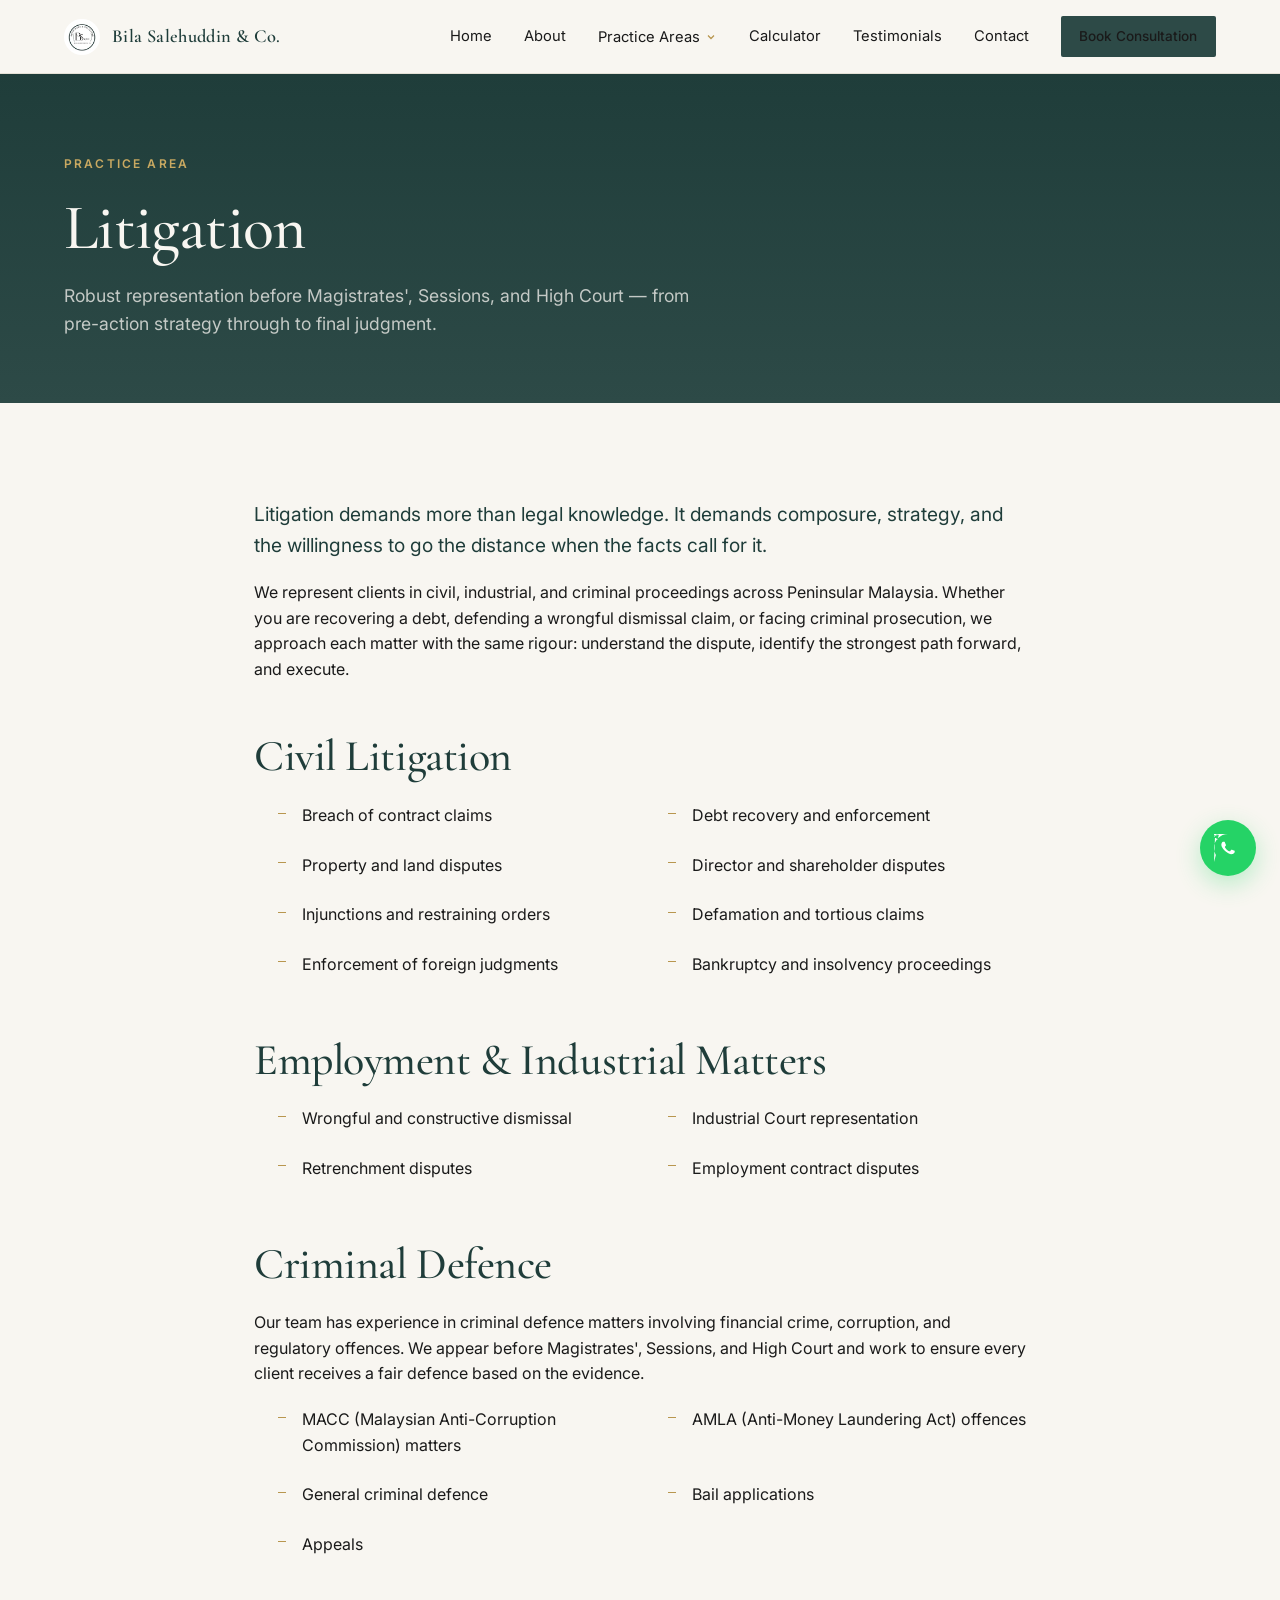
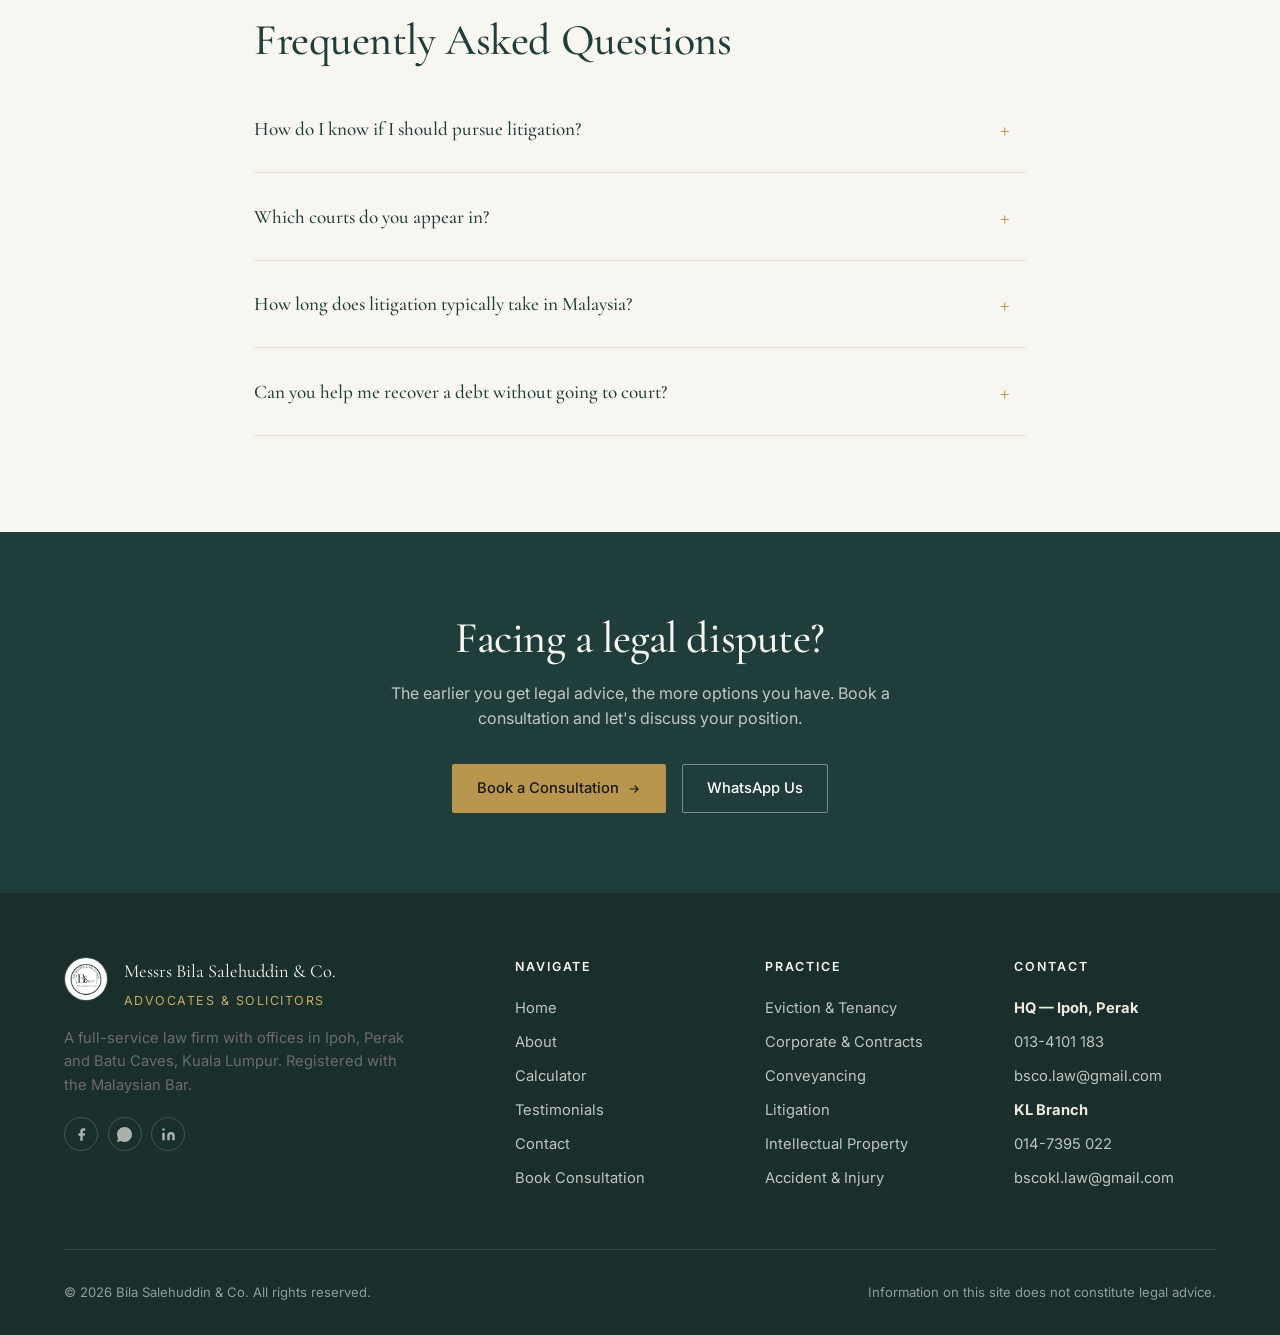
<file: litigation.html>
<!DOCTYPE html>
<html lang="en">
<head>
<meta charset="UTF-8" />
<meta name="viewport" content="width=device-width, initial-scale=1.0" />
<title>Litigation — Bila Salehuddin &amp; Co.</title>
<meta name="description" content="Civil, industrial, and criminal litigation in Malaysia — breach of contract, debt recovery, wrongful dismissal, MACC, AMLA, and criminal defence by Bila Salehuddin &amp; Co." />
<link rel="icon" type="image/svg+xml" href="assets/logo.svg" />
<link rel="preconnect" href="https://fonts.googleapis.com" />
<link rel="preconnect" href="https://fonts.gstatic.com" crossorigin />
<link href="https://fonts.googleapis.com/css2?family=Cormorant+Garamond:wght@400;500;600&family=Inter:wght@400;500;600&display=swap" rel="stylesheet" />
<link rel="stylesheet" href="assets/styles.css" />
<script>document.documentElement.classList.add('js');</script>
<script type="application/ld+json">
{
  "@context": "https://schema.org",
  "@type": "LegalService",
  "provider": {
    "@type": "Attorney",
    "name": "Messrs Bila Salehuddin & Co.",
    "address": {
      "@type": "PostalAddress",
      "addressLocality": "Ipoh",
      "addressRegion": "Perak",
      "addressCountry": "MY"
    }
  },
  "name": "Litigation",
  "description": "Robust representation before Magistrates', Sessions, and High Court — from pre-action strategy through to final judgment."
}
</script>
</head>
<body>
<a class="skip-link" href="#main-content">Skip to content</a>

<nav class="nav">
  <div class="nav-inner">
    <a href="index.html" class="nav-logo">
      <img src="assets/logo-circle.jpg" alt="Bila Salehuddin &amp; Co. logo" style="width:36px;height:36px;border-radius:50%;object-fit:cover;" />
      <span class="brand">Bila Salehuddin &amp; Co.</span>
    </a>
    <div class="nav-links">
      <a href="index.html">Home</a>
      <a href="about.html">About</a>
      <div class="nav-dropdown">
        <button class="dropdown-toggle" aria-haspopup="true" aria-expanded="false">
          Practice Areas
          <svg width="12" height="12" viewBox="0 0 24 24" fill="none" stroke="currentColor" stroke-width="2.5"><path d="M6 9l6 6 6-6"/></svg>
        </button>
        <div class="dropdown-menu" role="menu">
          <a href="eviction.html"><span class="dm-dot"></span>Eviction &amp; Tenancy</a>
          <a href="contracts.html"><span class="dm-dot"></span>Corporate &amp; Contracts</a>
          <a href="conveyancing.html"><span class="dm-dot"></span>Conveyancing</a>
          <a href="litigation.html"><span class="dm-dot"></span>Litigation</a>
          <a href="ip.html"><span class="dm-dot"></span>Intellectual Property</a>
          <a href="accident.html"><span class="dm-dot"></span>Accident &amp; Injury</a>
        </div>
      </div>
      <a href="calculator.html">Calculator</a>
      <a href="gallery.html">Testimonials</a>
      <a href="contact.html">Contact</a>
      <a href="book.html" class="btn btn-primary" style="padding:0.55rem 1.1rem; font-size:0.85rem;">Book Consultation</a>
    </div>
    <button class="nav-toggle" aria-label="Menu" aria-expanded="false">
      <span></span><span></span><span></span>
    </button>
  </div>
</nav>

<!-- MOBILE DRAWER -->
<div class="mobile-menu-overlay"></div>
<div class="mobile-drawer" role="dialog" aria-label="Navigation menu">
  <div class="mobile-drawer-header">
    <a href="index.html" class="nav-logo">
      <img src="assets/logo-circle.jpg" alt="Logo" style="width:32px;height:32px;border-radius:50%;object-fit:cover;" />
      <span style="font-family:var(--font-serif);font-size:1rem;color:var(--color-primary-dark);">Bila Salehuddin &amp; Co.</span>
    </a>
    <button class="mobile-drawer-close" aria-label="Close menu">
      <svg width="22" height="22" viewBox="0 0 24 24" fill="none" stroke="currentColor" stroke-width="2"><path d="M18 6L6 18M6 6l12 12"/></svg>
    </button>
  </div>
  <a href="index.html">Home</a>
  <a href="about.html">About</a>
  <span class="mobile-drawer-section-title">Practice Areas</span>
  <a href="eviction.html">Eviction &amp; Tenancy</a>
  <a href="contracts.html">Corporate &amp; Contracts</a>
  <a href="conveyancing.html">Conveyancing</a>
  <a href="litigation.html">Litigation</a>
  <a href="ip.html">Intellectual Property</a>
  <a href="accident.html">Accident &amp; Injury</a>
  <a href="calculator.html" style="margin-top:0.5rem;">Calculator</a>
  <a href="gallery.html" style="margin-top:0.5rem;">Testimonials</a>
  <a href="contact.html" style="margin-top:0.5rem;">Contact</a>
  <a href="book.html" class="btn-mobile-book">Book a Consultation</a>
</div>

<header class="page-header" id="main-content" tabindex="-1">
  <div class="container">
    <span class="eyebrow">Practice Area</span>
    <h1>Litigation</h1>
    <p>Robust representation before Magistrates', Sessions, and High Court — from pre-action strategy through to final judgment.</p>
  </div>
</header>

<section class="section">
  <div class="container-narrow prose">
    <p style="font-size:1.2rem; color: var(--color-primary-dark); line-height:1.6;" class="reveal">Litigation demands more than legal knowledge. It demands composure, strategy, and the willingness to go the distance when the facts call for it.</p>

    <p class="reveal">We represent clients in civil, industrial, and criminal proceedings across Peninsular Malaysia. Whether you are recovering a debt, defending a wrongful dismissal claim, or facing criminal prosecution, we approach each matter with the same rigour: understand the dispute, identify the strongest path forward, and execute.</p>

    <h2 class="reveal">Civil Litigation</h2>
    <ul class="service-list reveal">
      <li>Breach of contract claims</li>
      <li>Debt recovery and enforcement</li>
      <li>Property and land disputes</li>
      <li>Director and shareholder disputes</li>
      <li>Injunctions and restraining orders</li>
      <li>Defamation and tortious claims</li>
      <li>Enforcement of foreign judgments</li>
      <li>Bankruptcy and insolvency proceedings</li>
    </ul>

    <h2 class="reveal">Employment &amp; Industrial Matters</h2>
    <ul class="service-list reveal">
      <li>Wrongful and constructive dismissal</li>
      <li>Industrial Court representation</li>
      <li>Retrenchment disputes</li>
      <li>Employment contract disputes</li>
    </ul>

    <h2 class="reveal">Criminal Defence</h2>
    <p class="reveal">Our team has experience in criminal defence matters involving financial crime, corruption, and regulatory offences. We appear before Magistrates', Sessions, and High Court and work to ensure every client receives a fair defence based on the evidence.</p>
    <ul class="service-list reveal">
      <li>MACC (Malaysian Anti-Corruption Commission) matters</li>
      <li>AMLA (Anti-Money Laundering Act) offences</li>
      <li>General criminal defence</li>
      <li>Bail applications</li>
      <li>Appeals</li>
    </ul>

    <h2 class="reveal">Frequently Asked Questions</h2>

    <details class="faq-item reveal">
      <summary>How do I know if I should pursue litigation?</summary>
      <p>Litigation is a significant commitment of time and resources. Before recommending it, we assess the strength of your claim or defence, the likely cost, and whether alternative resolution methods — negotiation or mediation — might achieve a better outcome faster. We'll give you an honest assessment at the outset.</p>
    </details>

    <details class="faq-item reveal">
      <summary>Which courts do you appear in?</summary>
      <p>We appear in the Magistrates' Court, Sessions Court, and High Court. For matters that require representation in the Court of Appeal or Federal Court, we work with senior counsel where appropriate.</p>
    </details>

    <details class="faq-item reveal">
      <summary>How long does litigation typically take in Malaysia?</summary>
      <p>Timelines vary significantly depending on the complexity of the matter and court availability. A straightforward Magistrates' Court claim may resolve within 6–12 months; High Court matters often take 2–4 years. We will give you a realistic expectation once we understand your matter.</p>
    </details>

    <details class="faq-item reveal">
      <summary>Can you help me recover a debt without going to court?</summary>
      <p>In many cases, yes. A formal letter of demand from a solicitor is often sufficient to prompt settlement without filing. Where court proceedings are necessary, we can apply for summary judgment in straightforward debt recovery cases, which can significantly shorten the process.</p>
    </details>
  </div>
</section>

<section class="cta-band">
  <div class="container">
    <h2>Facing a legal dispute?</h2>
    <p>The earlier you get legal advice, the more options you have. Book a consultation and let's discuss your position.</p>
    <div style="display:flex; gap:1rem; justify-content:center; flex-wrap:wrap;">
      <a href="book.html" class="btn btn-gold">Book a Consultation
        <svg width="14" height="14" viewBox="0 0 24 24" fill="none" stroke="currentColor" stroke-width="2"><path d="M5 12h14M13 6l6 6-6 6"/></svg>
      </a>
      <a href="https://wa.me/60134101183?text=Hi%2C%20I%20have%20a%20litigation%20matter%20I%20would%20like%20to%20discuss." target="_blank" rel="noopener" class="btn btn-outline" style="color:#fff; border-color:rgba(255,255,255,0.4);">
        WhatsApp Us
      </a>
    </div>
  </div>
</section>

<footer class="footer">
  <div class="container">
    <div class="footer-grid">
      <div>
        <div class="footer-brand">
          <img src="assets/logo-circle.jpg" alt="Bila Salehuddin &amp; Co. logo" style="width:44px;height:44px;border-radius:50%;object-fit:cover;border:1px solid rgba(255,255,255,0.15);" />
          <div>
            <div style="font-family: var(--font-serif); font-size:1.15rem; color: var(--color-cream); margin-bottom:0.25rem;">Messrs Bila Salehuddin &amp; Co.</div>
            <div style="font-size:0.78rem; letter-spacing:0.12em; text-transform:uppercase; color: var(--color-gold-light);">Advocates &amp; Solicitors</div>
          </div>
        </div>
        <p style="max-width:340px; margin-top:1rem;">A full-service law firm with offices in Ipoh, Perak and Batu Caves, Kuala Lumpur. Registered with the Malaysian Bar.</p>        <div class="footer-social">
          <a href="https://www.facebook.com/p/Bila-Salehuddin-Co-Kuala-Lumpur-61574542870846/" target="_blank" rel="noopener" aria-label="Facebook">
            <svg viewBox="0 0 24 24"><path d="M18 2h-3a5 5 0 0 0-5 5v3H7v4h3v8h4v-8h3l1-4h-4V7a1 1 0 0 1 1-1h3z"/></svg>
          </a>
          <a href="https://wa.me/60134101183" target="_blank" rel="noopener" aria-label="WhatsApp">
            <svg viewBox="0 0 24 24"><path d="M17.5 14.4c-.3-.1-1.7-.8-2-.9-.3-.1-.5-.1-.7.1-.2.3-.8.9-.9 1.1-.2.2-.3.2-.6.1-.3-.1-1.2-.4-2.3-1.4-.9-.8-1.4-1.7-1.6-2-.2-.3 0-.4.1-.6.1-.1.3-.3.4-.5.1-.2.2-.3.3-.5.1-.2 0-.4 0-.5 0-.1-.7-1.6-.9-2.2-.2-.6-.5-.5-.7-.5h-.6c-.2 0-.5.1-.7.3-.3.3-1 1-1 2.4 0 1.4 1 2.8 1.2 3 .1.2 2 3 4.8 4.2.7.3 1.2.5 1.6.6.7.2 1.3.2 1.8.1.5-.1 1.7-.7 1.9-1.4.2-.7.2-1.2.2-1.4-.1-.1-.3-.2-.6-.3M12 0C5.4 0 0 5.4 0 12c0 2.1.6 4.1 1.6 5.9L0 24l6.3-1.7c1.7.9 3.7 1.5 5.7 1.5 6.6 0 12-5.4 12-12S18.6 0 12 0"/></svg>
          </a>
          <a href="https://www.linkedin.com/company/bila-salehuddin-co/" target="_blank" rel="noopener" aria-label="LinkedIn">
            <svg viewBox="0 0 24 24"><path d="M16 8a6 6 0 0 1 6 6v7h-4v-7a2 2 0 0 0-2-2 2 2 0 0 0-2 2v7h-4v-7a6 6 0 0 1 6-6zM2 9h4v12H2z"/><circle cx="4" cy="4" r="2"/></svg>
          </a>
        </div>
      </div>
      <div>
        <h5>Navigate</h5>
        <ul>
          <li><a href="index.html">Home</a></li>
          <li><a href="about.html">About</a></li>
          <li><a href="calculator.html">Calculator</a></li>
          <li><a href="gallery.html">Testimonials</a></li>
          <li><a href="contact.html">Contact</a></li>
          <li><a href="book.html">Book Consultation</a></li>
        </ul>
      </div>
      <div>
        <h5>Practice</h5>
        <ul>
          <li><a href="eviction.html">Eviction &amp; Tenancy</a></li>
          <li><a href="contracts.html">Corporate &amp; Contracts</a></li>
          <li><a href="conveyancing.html">Conveyancing</a></li>
          <li><a href="litigation.html">Litigation</a></li>
          <li><a href="ip.html">Intellectual Property</a></li>
          <li><a href="accident.html">Accident &amp; Injury</a></li>
        </ul>
      </div>
      <div>
        <h5>Contact</h5>
        <ul>
          <li><strong style="color:var(--color-cream-dark);">HQ — Ipoh, Perak</strong></li>
          <li><a href="tel:+60134101183">013-4101 183</a></li>
          <li><a href="mailto:bsco.law@gmail.com">bsco.law@gmail.com</a></li>
          <li style="margin-top:0.5rem;"><strong style="color:var(--color-cream-dark);">KL Branch</strong></li>
          <li><a href="tel:+60147395022">014-7395 022</a></li>
          <li><a href="mailto:bscokl.law@gmail.com">bscokl.law@gmail.com</a></li>
        </ul>
      </div>
    </div>
    <div class="footer-bottom">
      <div>&copy; <span id="year"></span> Bila Salehuddin &amp; Co. All rights reserved.</div>
      <div>Information on this site does not constitute legal advice.</div>
    </div>
  </div>
</footer>

<a href="https://wa.me/60134101183" target="_blank" rel="noopener" class="whatsapp-fab" aria-label="Chat on WhatsApp">
  <svg viewBox="0 0 24 24"><path d="M17.5 14.4c-.3-.1-1.7-.8-2-.9-.3-.1-.5-.1-.7.1-.2.3-.8.9-.9 1.1-.2.2-.3.2-.6.1-.3-.1-1.2-.4-2.3-1.4-.9-.8-1.4-1.7-1.6-2-.2-.3 0-.4.1-.6.1-.1.3-.3.4-.5.1-.2.2-.3.3-.5.1-.2 0-.4 0-.5 0-.1-.7-1.6-.9-2.2-.2-.6-.5-.5-.7-.5h-.6c-.2 0-.5.1-.7.3-.3.3-1 1-1 2.4 0 1.4 1 2.8 1.2 3 .1.2 2 3 4.8 4.2.7.3 1.2.5 1.6.6.7.2 1.3.2 1.8.1.5-.1 1.7-.7 1.9-1.4.2-.7.2-1.2.2-1.4-.1-.1-.3-.2-.6-.3M12 0C5.4 0 0 5.4 0 12c0 2.1.6 4.1 1.6 5.9L0 24 1-1 2.4 0 1.4 1 2.8 1.2 3 .1.2 2 3 4.8 4.2.7.3 1.2.5 1.6.6.7.2 1.3.2 1.8.1.5-.1 1.7-.7 1.9-1.4.2-.7.2-1.2.2-1.4-.1-.1-.3-.2-.6-.3M12 0C5.4 0 0 5.4 0 12c0 2.1.6 4.1 1.6 5.9L0 24l6.3-1.7C8.1 23.4 10 24 12 24c6.6 0 12-5.4 12-12S18.6 0 12 0z"/></svg>
</a>

<button class="back-to-top" aria-label="Back to top">
  <svg width="20" height="20" viewBox="0 0 24 24" fill="none" stroke="currentColor" stroke-width="2.5"><path d="M18 15l-6-6-6 6"/></svg>
</button>

<script src="assets/main.js"></script>
</body>
</html>
</file>
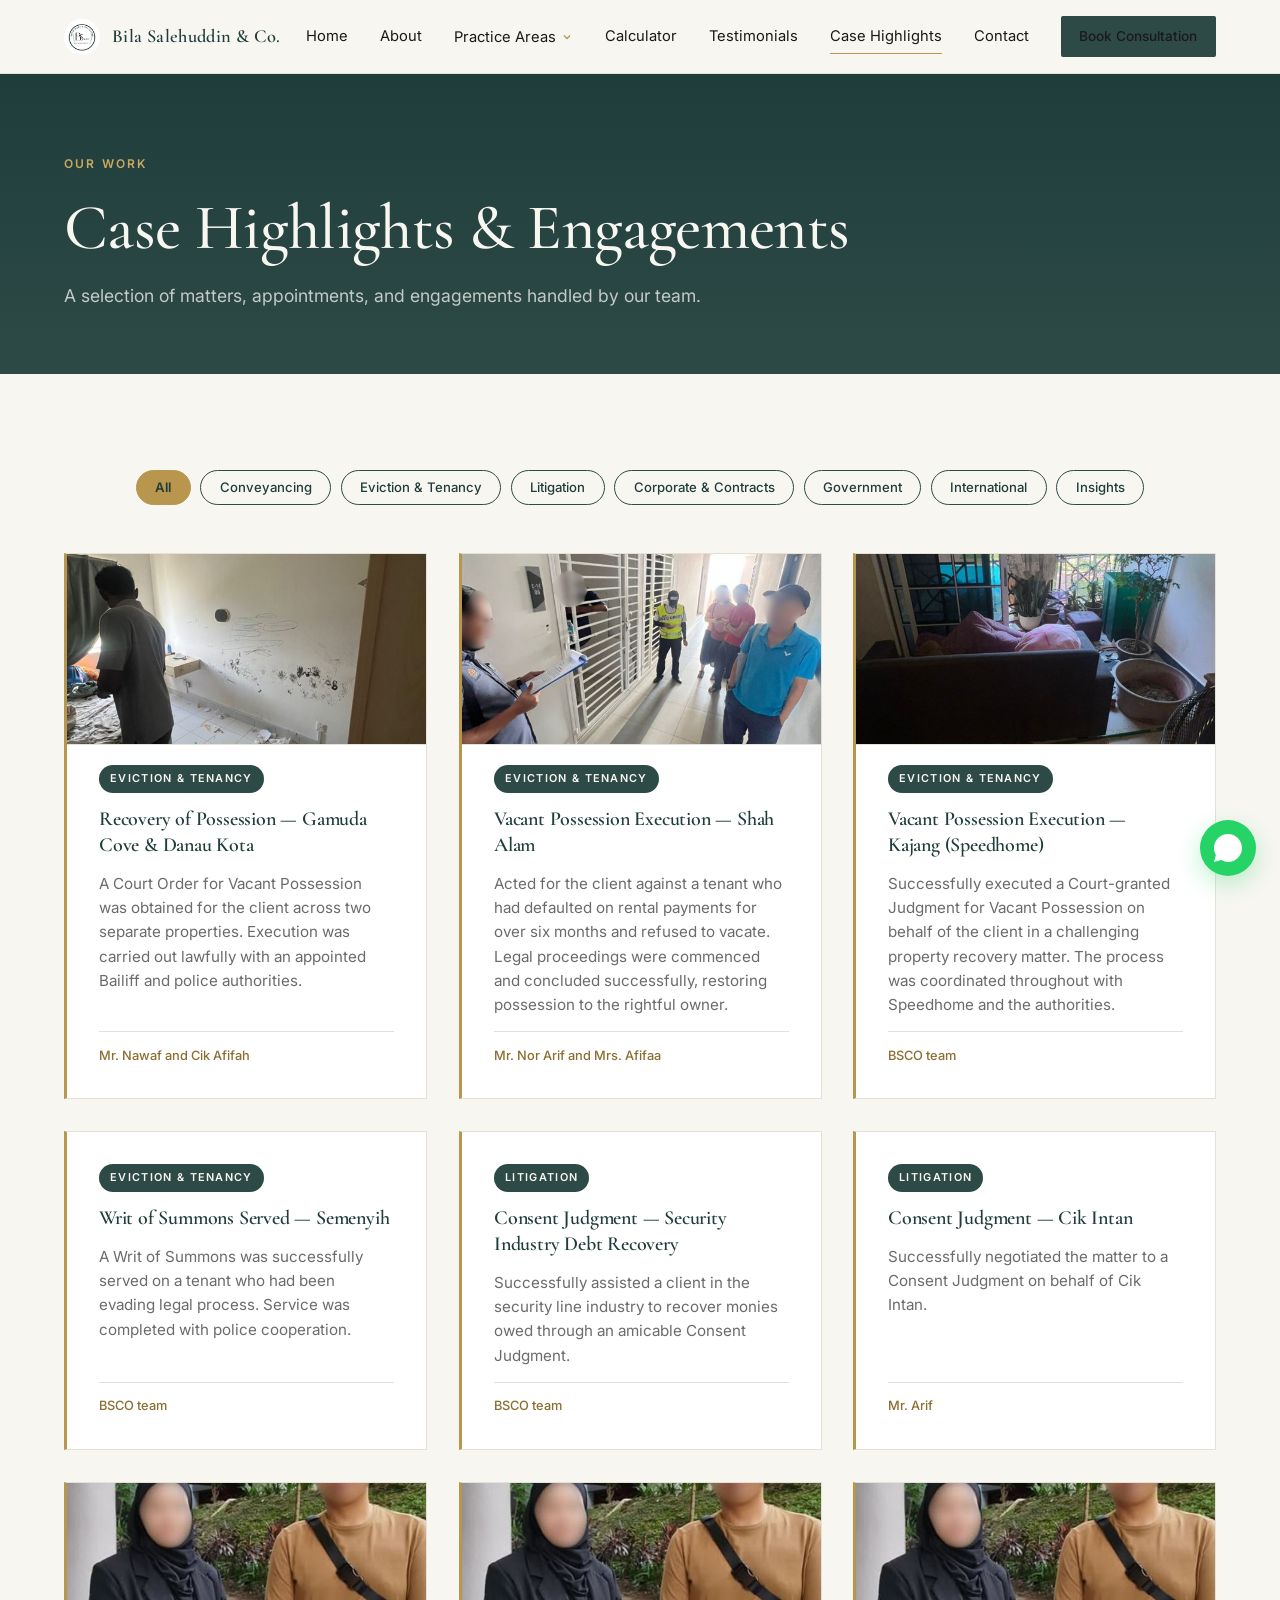
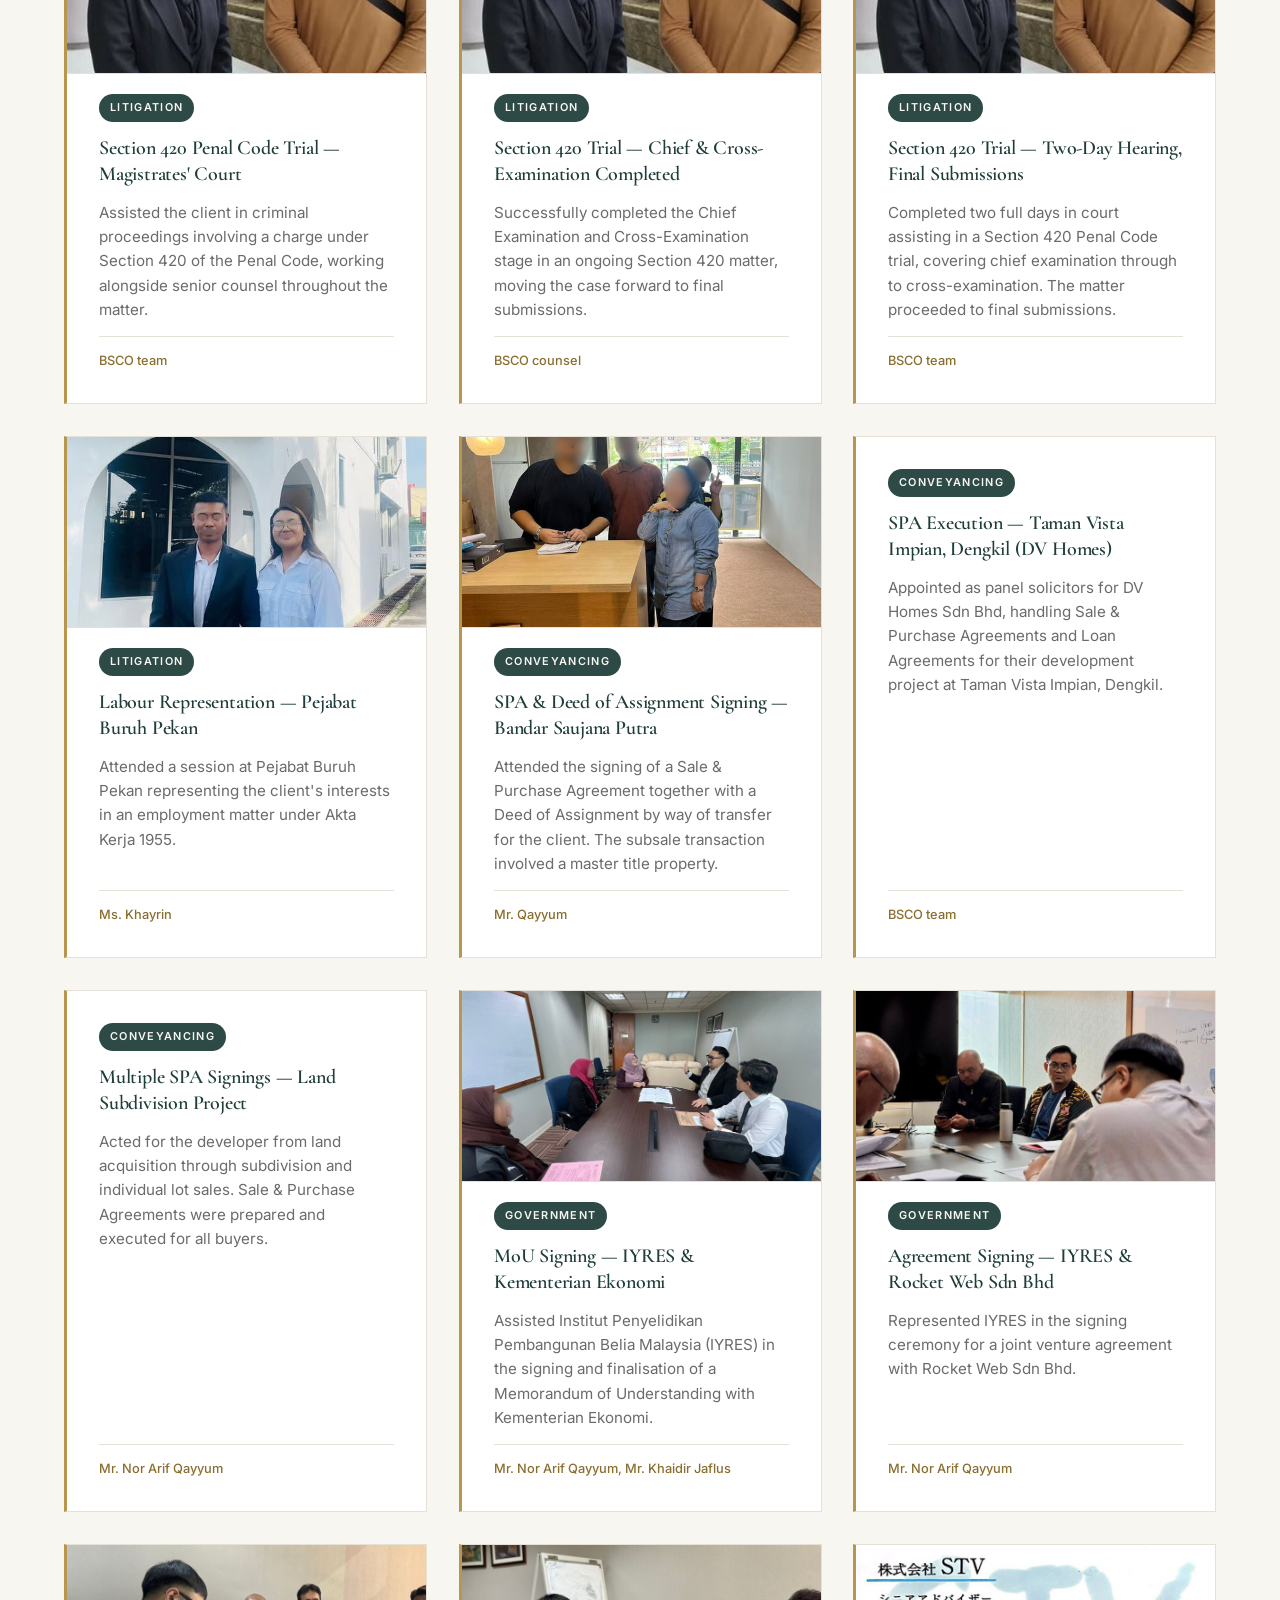
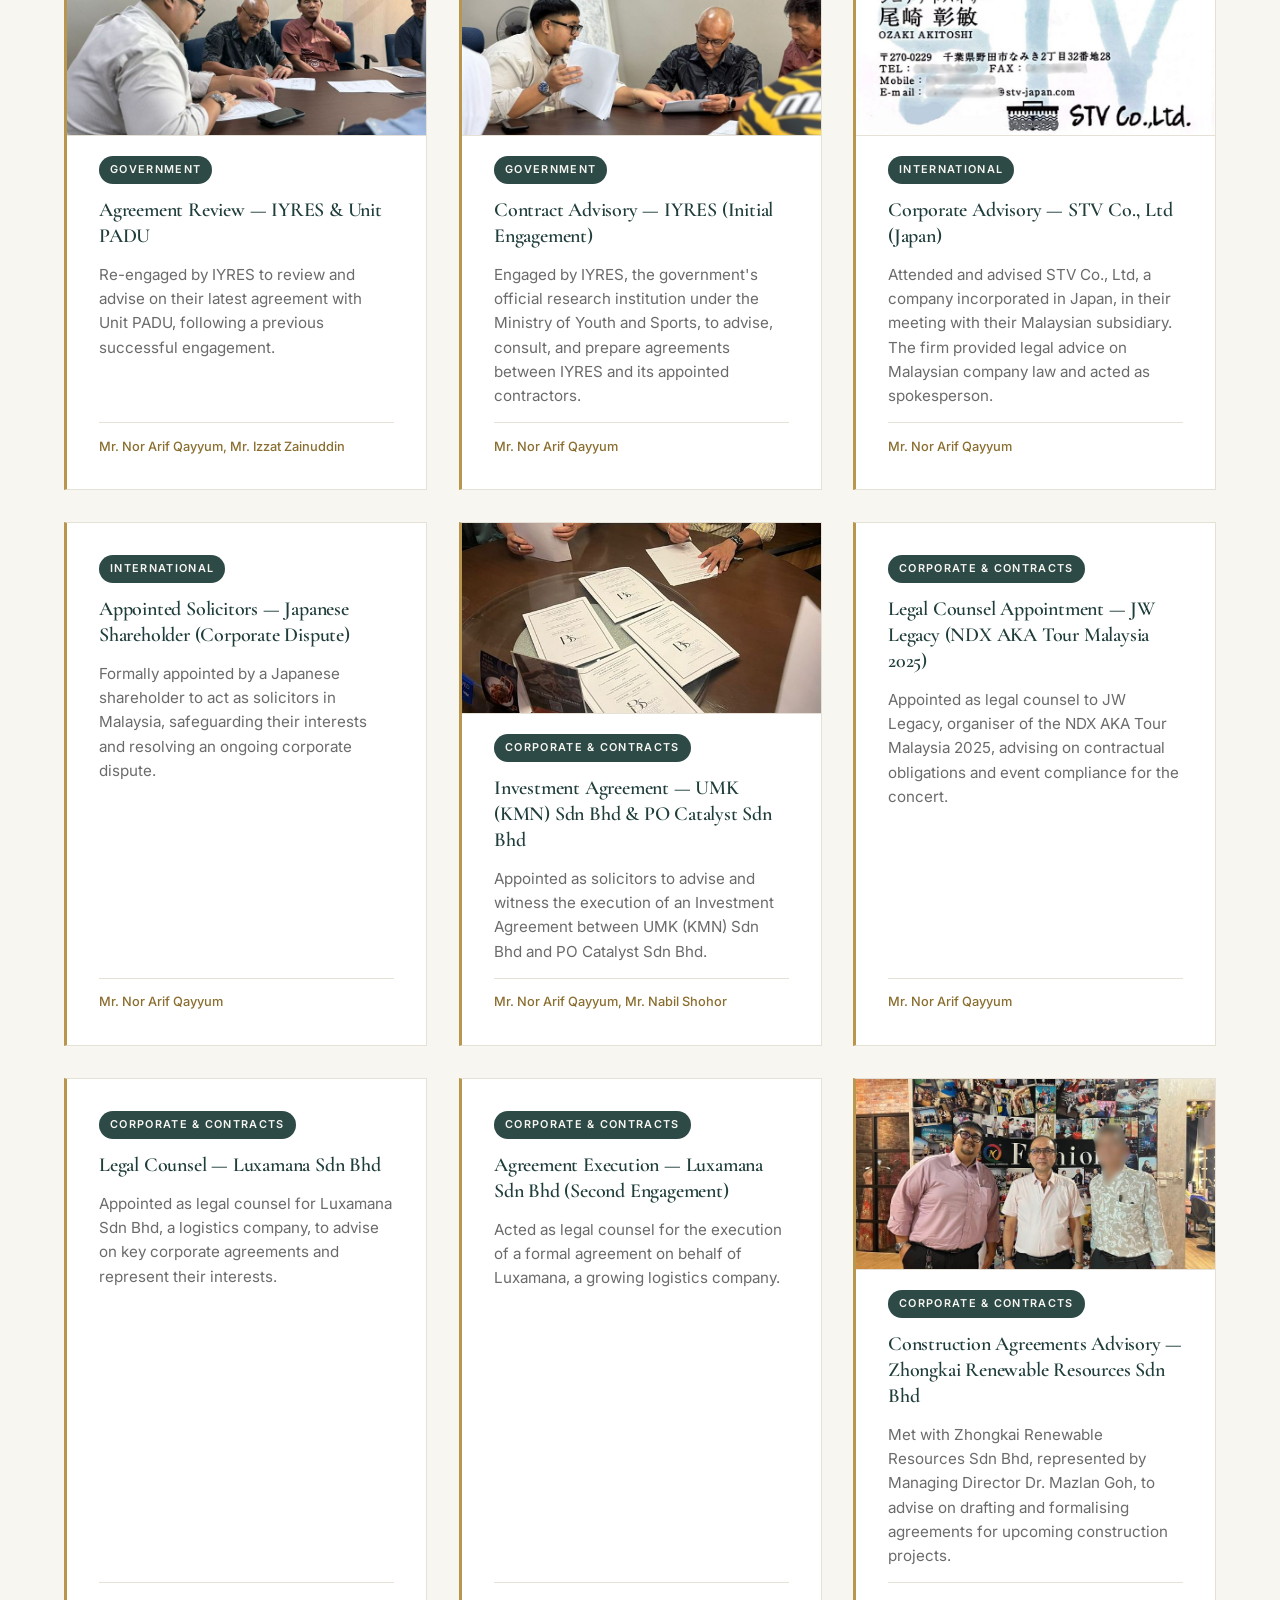
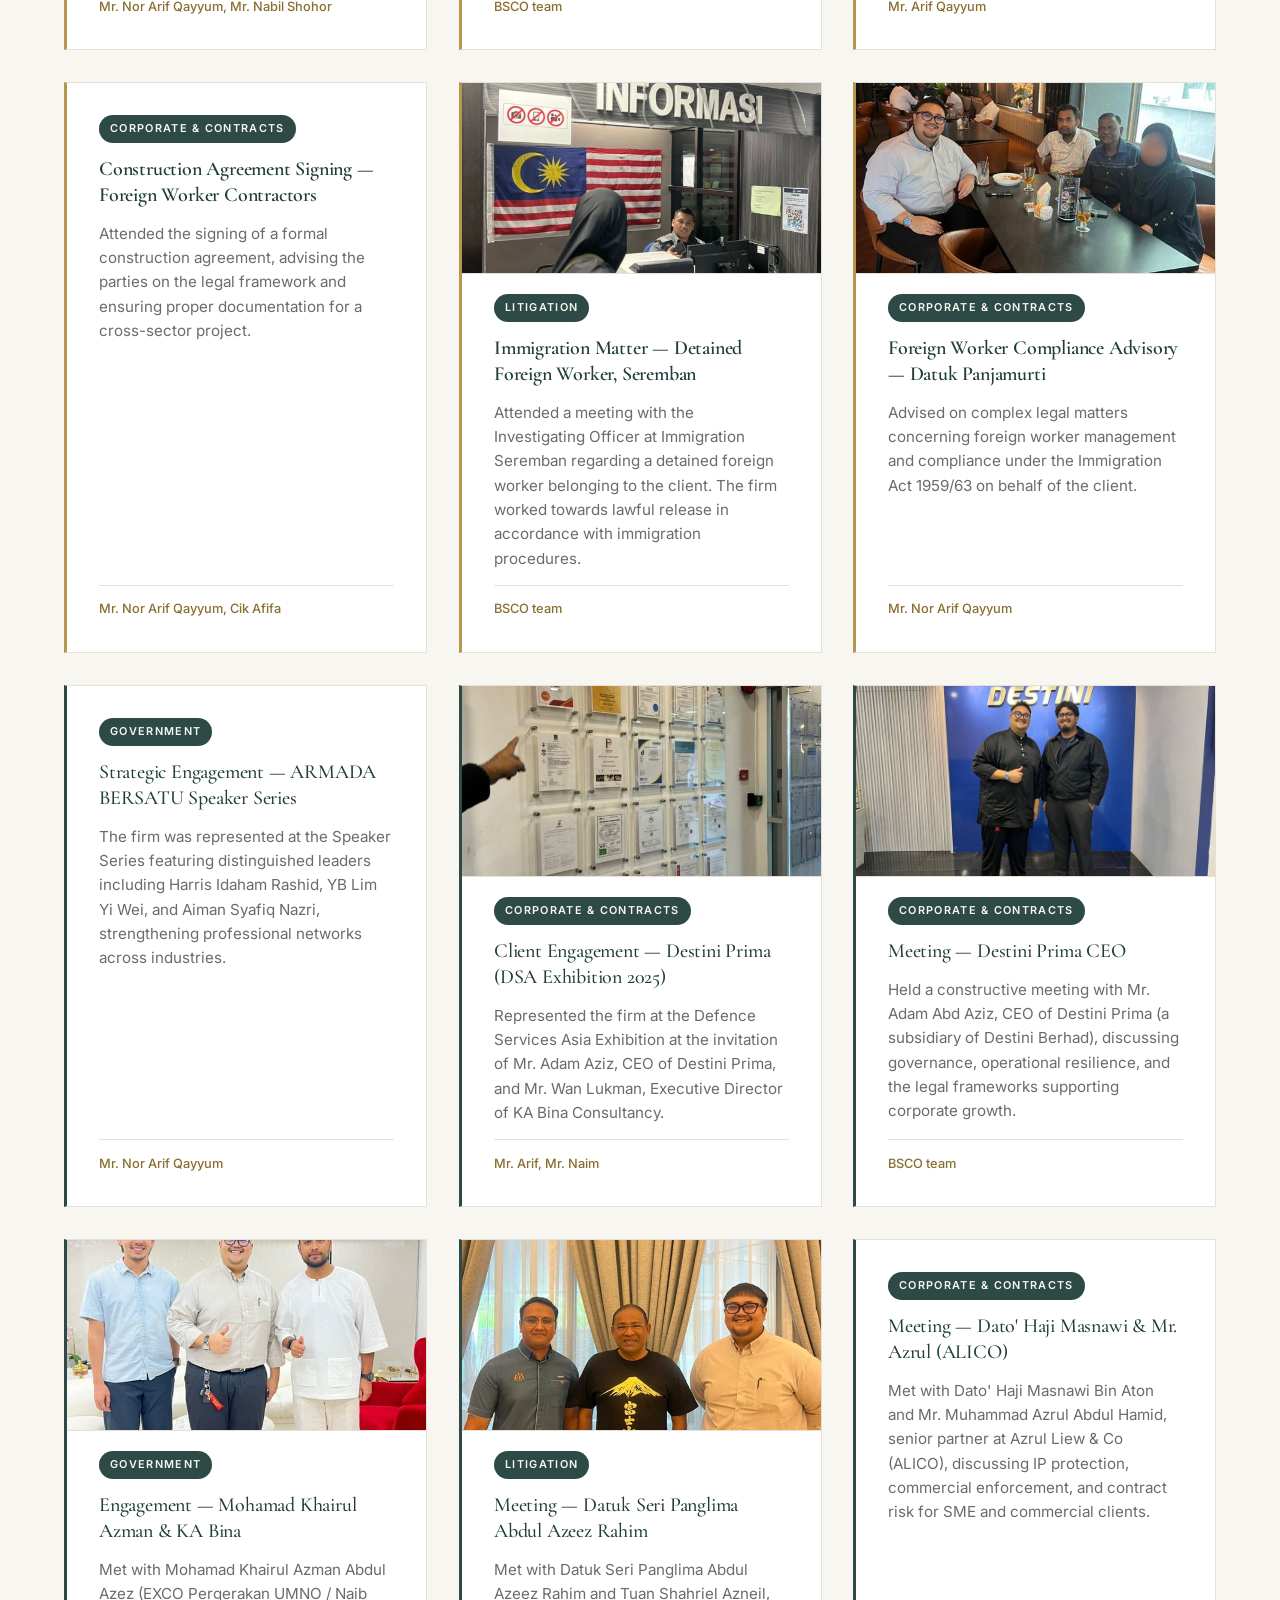
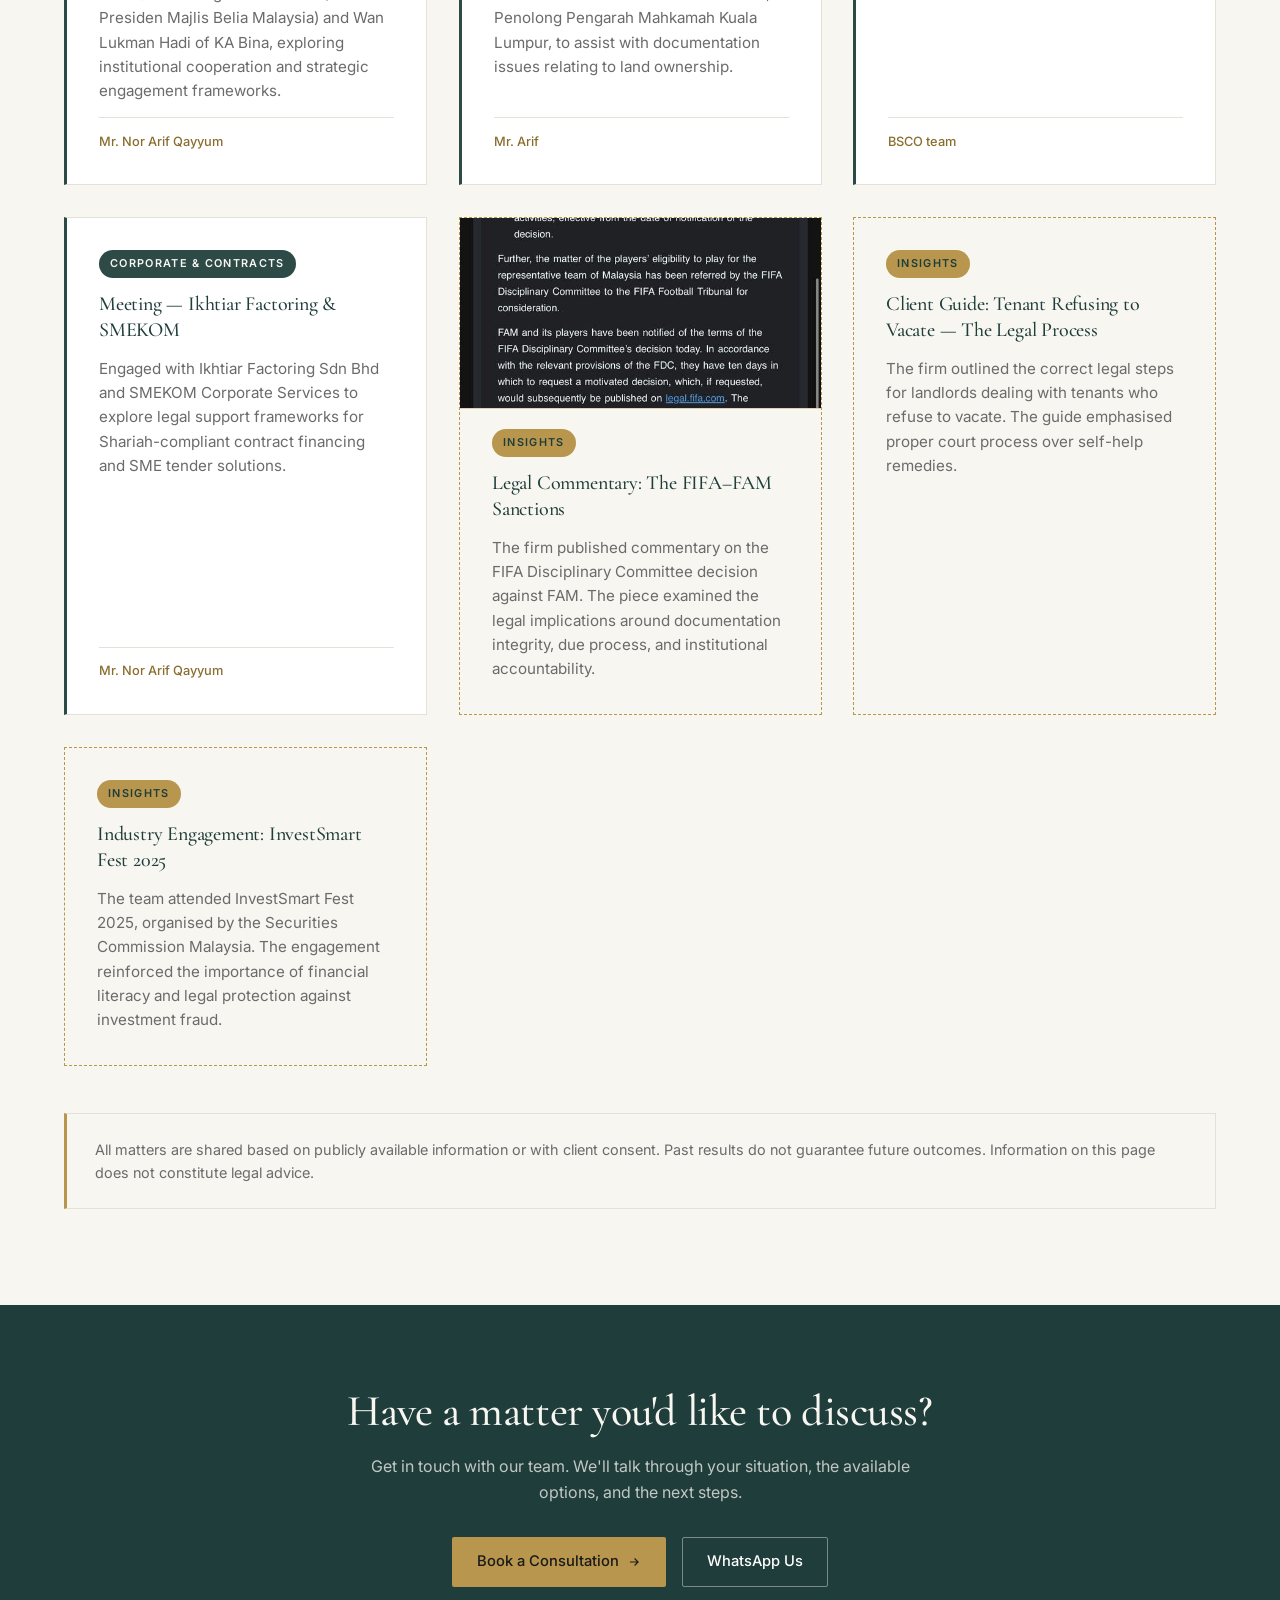
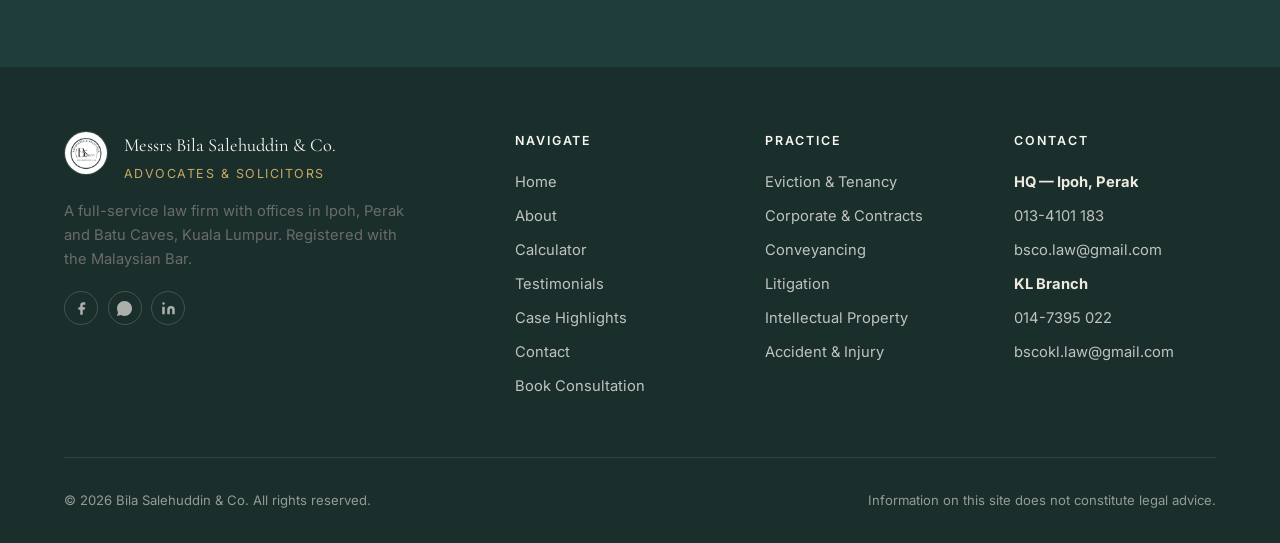
<file: testimonials.html>
<!DOCTYPE html>
<html lang="en">
<head>
<meta charset="UTF-8" />
<meta name="viewport" content="width=device-width, initial-scale=1.0" />
<title>Case Highlights &amp; Engagements — Bila Salehuddin &amp; Co.</title>
<meta name="description" content="A selection of legal matters, client appointments, and engagements handled by Bila Salehuddin &amp; Co., Advocates &amp; Solicitors." />
<link rel="icon" type="image/svg+xml" href="assets/logo.svg" />
<link rel="preconnect" href="https://fonts.googleapis.com" />
<link rel="preconnect" href="https://fonts.gstatic.com" crossorigin />
<link href="https://fonts.googleapis.com/css2?family=Cormorant+Garamond:wght@400;500;600&family=Inter:wght@400;500;600&display=swap" rel="stylesheet" />
<link rel="stylesheet" href="assets/styles.css" />
<script>document.documentElement.classList.add('js');</script>
</head>
<body>
<a class="skip-link" href="#main-content">Skip to content</a>

<nav class="nav">
  <div class="nav-inner">
    <a href="index.html" class="nav-logo">
      <img src="assets/logo-circle.jpg" alt="Bila Salehuddin &amp; Co. logo" style="width:36px;height:36px;border-radius:50%;object-fit:cover;" />
      <span class="brand">Bila Salehuddin &amp; Co.</span>
    </a>
    <div class="nav-links">
      <a href="index.html">Home</a>
      <a href="about.html">About</a>
      <div class="nav-dropdown">
        <button class="dropdown-toggle" aria-haspopup="true" aria-expanded="false">
          Practice Areas
          <svg width="12" height="12" viewBox="0 0 24 24" fill="none" stroke="currentColor" stroke-width="2.5"><path d="M6 9l6 6 6-6"/></svg>
        </button>
        <div class="dropdown-menu" role="menu">
          <a href="eviction.html"><span class="dm-dot"></span>Eviction &amp; Tenancy</a>
          <a href="contracts.html"><span class="dm-dot"></span>Corporate &amp; Contracts</a>
          <a href="conveyancing.html"><span class="dm-dot"></span>Conveyancing</a>
          <a href="litigation.html"><span class="dm-dot"></span>Litigation</a>
          <a href="ip.html"><span class="dm-dot"></span>Intellectual Property</a>
          <a href="accident.html"><span class="dm-dot"></span>Accident &amp; Injury</a>
        </div>
      </div>
      <a href="calculator.html">Calculator</a>
      <a href="gallery.html">Testimonials</a>
      <a href="testimonials.html">Case Highlights</a>
      <a href="contact.html">Contact</a>
      <a href="book.html" class="btn btn-primary" style="padding:0.55rem 1.1rem; font-size:0.85rem;">Book Consultation</a>
    </div>
    <button class="nav-toggle" aria-label="Menu" aria-expanded="false">
      <span></span><span></span><span></span>
    </button>
  </div>
</nav>

<!-- MOBILE DRAWER -->
<div class="mobile-menu-overlay"></div>
<div class="mobile-drawer" role="dialog" aria-label="Navigation menu">
  <div class="mobile-drawer-header">
    <a href="index.html" class="nav-logo">
      <img src="assets/logo-circle.jpg" alt="Logo" style="width:32px;height:32px;border-radius:50%;object-fit:cover;" />
      <span style="font-family:var(--font-serif);font-size:1rem;color:var(--color-primary-dark);">Bila Salehuddin &amp; Co.</span>
    </a>
    <button class="mobile-drawer-close" aria-label="Close menu">
      <svg width="22" height="22" viewBox="0 0 24 24" fill="none" stroke="currentColor" stroke-width="2"><path d="M18 6L6 18M6 6l12 12"/></svg>
    </button>
  </div>
  <a href="index.html">Home</a>
  <a href="about.html">About</a>
  <span class="mobile-drawer-section-title">Practice Areas</span>
  <a href="eviction.html">Eviction &amp; Tenancy</a>
  <a href="contracts.html">Corporate &amp; Contracts</a>
  <a href="conveyancing.html">Conveyancing</a>
  <a href="litigation.html">Litigation</a>
  <a href="ip.html">Intellectual Property</a>
  <a href="accident.html">Accident &amp; Injury</a>
  <a href="calculator.html" style="margin-top:0.5rem;">Calculator</a>
  <a href="gallery.html" style="margin-top:0.5rem;">Testimonials</a>
  <a href="testimonials.html" style="margin-top:0.5rem;">Case Highlights</a>
  <a href="contact.html" style="margin-top:0.5rem;">Contact</a>
  <a href="book.html" class="btn-mobile-book">Book a Consultation</a>
</div>

<header class="page-header" id="main-content" tabindex="-1">
  <div class="container">
    <span class="eyebrow">Our Work</span>
    <h1>Case Highlights &amp; Engagements</h1>
    <p>A selection of matters, appointments, and engagements handled by our team.</p>
  </div>
</header>

<section class="section">
  <div class="container">

    <!-- FILTER BAR -->
    <div class="filter-bar" role="group" aria-label="Filter case highlights by category">
      <button type="button" class="filter-pill active" data-filter="all" aria-pressed="true">All</button>
      <button type="button" class="filter-pill" data-filter="conveyancing" aria-pressed="false">Conveyancing</button>
      <button type="button" class="filter-pill" data-filter="eviction-tenancy" aria-pressed="false">Eviction &amp; Tenancy</button>
      <button type="button" class="filter-pill" data-filter="litigation" aria-pressed="false">Litigation</button>
      <button type="button" class="filter-pill" data-filter="corporate-contracts" aria-pressed="false">Corporate &amp; Contracts</button>
      <button type="button" class="filter-pill" data-filter="government" aria-pressed="false">Government</button>
      <button type="button" class="filter-pill" data-filter="international" aria-pressed="false">International</button>
      <button type="button" class="filter-pill" data-filter="insights" aria-pressed="false">Insights</button>
    </div>

    <!-- CARDS GRID -->
    <div class="grid-3 case-grid" id="case-grid" aria-live="polite">

      <!-- ── CASE RESULTS (Type A) ── -->
      <article class="case-card case-card--result reveal" data-category="eviction-tenancy">
        <figure class="case-figure"><img src="assets/cases/gamuda-danau-kota.jpg" alt="Property interior documented during vacant possession recovery at Gamuda Cove" loading="lazy" /></figure>
        <span class="case-tag">Eviction &amp; Tenancy</span>
        <h3>Recovery of Possession — Gamuda Cove &amp; Danau Kota</h3>
        <p>A Court Order for Vacant Possession was obtained for the client across two separate properties. Execution was carried out lawfully with an appointed Bailiff and police authorities.</p>
        <div class="case-credit">Mr. Nawaf and Cik Afifah</div>
      </article>

      <article class="case-card case-card--result reveal" data-category="eviction-tenancy">
        <figure class="case-figure"><img src="assets/cases/shah-alam.jpg" alt="Vacant possession execution in Shah Alam" loading="lazy" /></figure>
        <span class="case-tag">Eviction &amp; Tenancy</span>
        <h3>Vacant Possession Execution — Shah Alam</h3>
        <p>Acted for the client against a tenant who had defaulted on rental payments for over six months and refused to vacate. Legal proceedings were commenced and concluded successfully, restoring possession to the rightful owner.</p>
        <div class="case-credit">Mr. Nor Arif and Mrs. Afifaa</div>
      </article>

      <article class="case-card case-card--result reveal" data-category="eviction-tenancy">
        <figure class="case-figure"><img src="assets/cases/kajang-speedhome.jpg" alt="Court-ordered vacant possession execution in Kajang" loading="lazy" /></figure>
        <span class="case-tag">Eviction &amp; Tenancy</span>
        <h3>Vacant Possession Execution — Kajang (Speedhome)</h3>
        <p>Successfully executed a Court-granted Judgment for Vacant Possession on behalf of the client in a challenging property recovery matter. The process was coordinated throughout with Speedhome and the authorities.</p>
        <div class="case-credit">BSCO team</div>
      </article>

      <article class="case-card case-card--result reveal" data-category="eviction-tenancy">
        <span class="case-tag">Eviction &amp; Tenancy</span>
        <h3>Writ of Summons Served — Semenyih</h3>
        <p>A Writ of Summons was successfully served on a tenant who had been evading legal process. Service was completed with police cooperation.</p>
        <div class="case-credit">BSCO team</div>
      </article>

      <article class="case-card case-card--result reveal" data-category="litigation">
        <span class="case-tag">Litigation</span>
        <h3>Consent Judgment — Security Industry Debt Recovery</h3>
        <p>Successfully assisted a client in the security line industry to recover monies owed through an amicable Consent Judgment.</p>
        <div class="case-credit">BSCO team</div>
      </article>

      <article class="case-card case-card--result reveal" data-category="litigation">
        <span class="case-tag">Litigation</span>
        <h3>Consent Judgment — Cik Intan</h3>
        <p>Successfully negotiated the matter to a Consent Judgment on behalf of Cik Intan.</p>
        <div class="case-credit">Mr. Arif</div>
      </article>

      <article class="case-card case-card--result reveal" data-category="litigation">
        <figure class="case-figure"><img src="assets/cases/section-420.jpg" alt="Section 420 Penal Code criminal proceedings" loading="lazy" /></figure>
        <span class="case-tag">Litigation</span>
        <h3>Section 420 Penal Code Trial — Magistrates' Court</h3>
        <p>Assisted the client in criminal proceedings involving a charge under Section 420 of the Penal Code, working alongside senior counsel throughout the matter.</p>
        <div class="case-credit">BSCO team</div>
      </article>

      <article class="case-card case-card--result reveal" data-category="litigation">
        <figure class="case-figure"><img src="assets/cases/section-420.jpg" alt="Section 420 trial proceedings" loading="lazy" /></figure>
        <span class="case-tag">Litigation</span>
        <h3>Section 420 Trial — Chief &amp; Cross-Examination Completed</h3>
        <p>Successfully completed the Chief Examination and Cross-Examination stage in an ongoing Section 420 matter, moving the case forward to final submissions.</p>
        <div class="case-credit">BSCO counsel</div>
      </article>

      <article class="case-card case-card--result reveal" data-category="litigation">
        <figure class="case-figure"><img src="assets/cases/section-420.jpg" alt="Section 420 trial hearing" loading="lazy" /></figure>
        <span class="case-tag">Litigation</span>
        <h3>Section 420 Trial — Two-Day Hearing, Final Submissions</h3>
        <p>Completed two full days in court assisting in a Section 420 Penal Code trial, covering chief examination through to cross-examination. The matter proceeded to final submissions.</p>
        <div class="case-credit">BSCO team</div>
      </article>

      <article class="case-card case-card--result reveal" data-category="litigation">
        <figure class="case-figure"><img src="assets/cases/pejabat-buruh.jpg" alt="Labour representation session at Pejabat Buruh Pekan" loading="lazy" /></figure>
        <span class="case-tag">Litigation</span>
        <h3>Labour Representation — Pejabat Buruh Pekan</h3>
        <p>Attended a session at Pejabat Buruh Pekan representing the client's interests in an employment matter under Akta Kerja 1955.</p>
        <div class="case-credit">Ms. Khayrin</div>
      </article>

      <article class="case-card case-card--result reveal" data-category="conveyancing">
        <figure class="case-figure"><img src="assets/cases/bandar-saujana.jpg" alt="SPA and Deed of Assignment signing for a Bandar Saujana Putra property" loading="lazy" /></figure>
        <span class="case-tag">Conveyancing</span>
        <h3>SPA &amp; Deed of Assignment Signing — Bandar Saujana Putra</h3>
        <p>Attended the signing of a Sale &amp; Purchase Agreement together with a Deed of Assignment by way of transfer for the client. The subsale transaction involved a master title property.</p>
        <div class="case-credit">Mr. Qayyum</div>
      </article>

      <article class="case-card case-card--result reveal" data-category="conveyancing">
        <span class="case-tag">Conveyancing</span>
        <h3>SPA Execution — Taman Vista Impian, Dengkil (DV Homes)</h3>
        <p>Appointed as panel solicitors for DV Homes Sdn Bhd, handling Sale &amp; Purchase Agreements and Loan Agreements for their development project at Taman Vista Impian, Dengkil.</p>
        <div class="case-credit">BSCO team</div>
      </article>

      <article class="case-card case-card--result reveal" data-category="conveyancing">
        <span class="case-tag">Conveyancing</span>
        <h3>Multiple SPA Signings — Land Subdivision Project</h3>
        <p>Acted for the developer from land acquisition through subdivision and individual lot sales. Sale &amp; Purchase Agreements were prepared and executed for all buyers.</p>
        <div class="case-credit">Mr. Nor Arif Qayyum</div>
      </article>

      <article class="case-card case-card--result reveal" data-category="government">
        <figure class="case-figure"><img src="assets/cases/iyres-mou.jpg" alt="MoU signing between IYRES and Kementerian Ekonomi" loading="lazy" /></figure>
        <span class="case-tag">Government</span>
        <h3>MoU Signing — IYRES &amp; Kementerian Ekonomi</h3>
        <p>Assisted Institut Penyelidikan Pembangunan Belia Malaysia (IYRES) in the signing and finalisation of a Memorandum of Understanding with Kementerian Ekonomi.</p>
        <div class="case-credit">Mr. Nor Arif Qayyum, Mr. Khaidir Jaflus</div>
      </article>

      <article class="case-card case-card--result reveal" data-category="government corporate-contracts">
        <figure class="case-figure"><img src="assets/cases/iyres-rocketweb.jpg" alt="Agreement signing between IYRES and Rocket Web Sdn Bhd" loading="lazy" /></figure>
        <span class="case-tag">Government</span>
        <h3>Agreement Signing — IYRES &amp; Rocket Web Sdn Bhd</h3>
        <p>Represented IYRES in the signing ceremony for a joint venture agreement with Rocket Web Sdn Bhd.</p>
        <div class="case-credit">Mr. Nor Arif Qayyum</div>
      </article>

      <article class="case-card case-card--result reveal" data-category="government corporate-contracts">
        <figure class="case-figure"><img src="assets/cases/iyres-padu.jpg" alt="Agreement review meeting for IYRES and Unit PADU" loading="lazy" /></figure>
        <span class="case-tag">Government</span>
        <h3>Agreement Review — IYRES &amp; Unit PADU</h3>
        <p>Re-engaged by IYRES to review and advise on their latest agreement with Unit PADU, following a previous successful engagement.</p>
        <div class="case-credit">Mr. Nor Arif Qayyum, Mr. Izzat Zainuddin</div>
      </article>

      <article class="case-card case-card--result reveal" data-category="government corporate-contracts">
        <figure class="case-figure"><img src="assets/cases/iyres-initial.jpg" alt="Contract advisory engagement with IYRES" loading="lazy" /></figure>
        <span class="case-tag">Government</span>
        <h3>Contract Advisory — IYRES (Initial Engagement)</h3>
        <p>Engaged by IYRES, the government's official research institution under the Ministry of Youth and Sports, to advise, consult, and prepare agreements between IYRES and its appointed contractors.</p>
        <div class="case-credit">Mr. Nor Arif Qayyum</div>
      </article>

      <article class="case-card case-card--result reveal" data-category="international">
        <figure class="case-figure"><img src="assets/cases/stv-japan.jpg" alt="Corporate advisory meeting with STV Co., Ltd of Japan" loading="lazy" /></figure>
        <span class="case-tag">International</span>
        <h3>Corporate Advisory — STV Co., Ltd (Japan)</h3>
        <p>Attended and advised STV Co., Ltd, a company incorporated in Japan, in their meeting with their Malaysian subsidiary. The firm provided legal advice on Malaysian company law and acted as spokesperson.</p>
        <div class="case-credit">Mr. Nor Arif Qayyum</div>
      </article>

      <article class="case-card case-card--result reveal" data-category="international">
        <span class="case-tag">International</span>
        <h3>Appointed Solicitors — Japanese Shareholder (Corporate Dispute)</h3>
        <p>Formally appointed by a Japanese shareholder to act as solicitors in Malaysia, safeguarding their interests and resolving an ongoing corporate dispute.</p>
        <div class="case-credit">Mr. Nor Arif Qayyum</div>
      </article>

      <article class="case-card case-card--result reveal" data-category="corporate-contracts">
        <figure class="case-figure"><img src="assets/cases/umk.jpg" alt="Investment agreement execution for UMK (KMN) Sdn Bhd and PO Catalyst Sdn Bhd" loading="lazy" /></figure>
        <span class="case-tag">Corporate &amp; Contracts</span>
        <h3>Investment Agreement — UMK (KMN) Sdn Bhd &amp; PO Catalyst Sdn Bhd</h3>
        <p>Appointed as solicitors to advise and witness the execution of an Investment Agreement between UMK (KMN) Sdn Bhd and PO Catalyst Sdn Bhd.</p>
        <div class="case-credit">Mr. Nor Arif Qayyum, Mr. Nabil Shohor</div>
      </article>

      <article class="case-card case-card--result reveal" data-category="corporate-contracts">
        <span class="case-tag">Corporate &amp; Contracts</span>
        <h3>Legal Counsel Appointment — JW Legacy (NDX AKA Tour Malaysia 2025)</h3>
        <p>Appointed as legal counsel to JW Legacy, organiser of the NDX AKA Tour Malaysia 2025, advising on contractual obligations and event compliance for the concert.</p>
        <div class="case-credit">Mr. Nor Arif Qayyum</div>
      </article>

      <article class="case-card case-card--result reveal" data-category="corporate-contracts">
        <span class="case-tag">Corporate &amp; Contracts</span>
        <h3>Legal Counsel — Luxamana Sdn Bhd</h3>
        <p>Appointed as legal counsel for Luxamana Sdn Bhd, a logistics company, to advise on key corporate agreements and represent their interests.</p>
        <div class="case-credit">Mr. Nor Arif Qayyum, Mr. Nabil Shohor</div>
      </article>

      <article class="case-card case-card--result reveal" data-category="corporate-contracts">
        <span class="case-tag">Corporate &amp; Contracts</span>
        <h3>Agreement Execution — Luxamana Sdn Bhd (Second Engagement)</h3>
        <p>Acted as legal counsel for the execution of a formal agreement on behalf of Luxamana, a growing logistics company.</p>
        <div class="case-credit">BSCO team</div>
      </article>

      <article class="case-card case-card--result reveal" data-category="corporate-contracts">
        <figure class="case-figure"><img src="assets/cases/zhongkai.jpg" alt="Advisory meeting with Zhongkai Renewable Resources Sdn Bhd" loading="lazy" /></figure>
        <span class="case-tag">Corporate &amp; Contracts</span>
        <h3>Construction Agreements Advisory — Zhongkai Renewable Resources Sdn Bhd</h3>
        <p>Met with Zhongkai Renewable Resources Sdn Bhd, represented by Managing Director Dr. Mazlan Goh, to advise on drafting and formalising agreements for upcoming construction projects.</p>
        <div class="case-credit">Mr. Arif Qayyum</div>
      </article>

      <article class="case-card case-card--result reveal" data-category="corporate-contracts">
        <span class="case-tag">Corporate &amp; Contracts</span>
        <h3>Construction Agreement Signing — Foreign Worker Contractors</h3>
        <p>Attended the signing of a formal construction agreement, advising the parties on the legal framework and ensuring proper documentation for a cross-sector project.</p>
        <div class="case-credit">Mr. Nor Arif Qayyum, Cik Afifa</div>
      </article>

      <article class="case-card case-card--result reveal" data-category="litigation">
        <figure class="case-figure"><img src="assets/cases/immigration-seremban.jpg" alt="Immigration matter handled at Immigration Seremban" loading="lazy" /></figure>
        <span class="case-tag">Litigation</span>
        <h3>Immigration Matter — Detained Foreign Worker, Seremban</h3>
        <p>Attended a meeting with the Investigating Officer at Immigration Seremban regarding a detained foreign worker belonging to the client. The firm worked towards lawful release in accordance with immigration procedures.</p>
        <div class="case-credit">BSCO team</div>
      </article>

      <article class="case-card case-card--result reveal" data-category="corporate-contracts government">
        <figure class="case-figure"><img src="assets/cases/datuk-panjamurti.jpg" alt="Foreign worker compliance advisory for Datuk Panjamurti" loading="lazy" /></figure>
        <span class="case-tag">Corporate &amp; Contracts</span>
        <h3>Foreign Worker Compliance Advisory — Datuk Panjamurti</h3>
        <p>Advised on complex legal matters concerning foreign worker management and compliance under the Immigration Act 1959/63 on behalf of the client.</p>
        <div class="case-credit">Mr. Nor Arif Qayyum</div>
      </article>

      <!-- ── ENGAGEMENTS / APPOINTMENTS (Type B) ── -->
      <article class="case-card case-card--engagement reveal" data-category="government">
        <span class="case-tag">Government</span>
        <h3>Strategic Engagement — ARMADA BERSATU Speaker Series</h3>
        <p>The firm was represented at the Speaker Series featuring distinguished leaders including Harris Idaham Rashid, YB Lim Yi Wei, and Aiman Syafiq Nazri, strengthening professional networks across industries.</p>
        <div class="case-credit">Mr. Nor Arif Qayyum</div>
      </article>

      <article class="case-card case-card--engagement reveal" data-category="corporate-contracts">
        <figure class="case-figure"><img src="assets/cases/destini-dsa.jpg" alt="Client engagement at the Defence Services Asia Exhibition 2025" loading="lazy" /></figure>
        <span class="case-tag">Corporate &amp; Contracts</span>
        <h3>Client Engagement — Destini Prima (DSA Exhibition 2025)</h3>
        <p>Represented the firm at the Defence Services Asia Exhibition at the invitation of Mr. Adam Aziz, CEO of Destini Prima, and Mr. Wan Lukman, Executive Director of KA Bina Consultancy.</p>
        <div class="case-credit">Mr. Arif, Mr. Naim</div>
      </article>

      <article class="case-card case-card--engagement reveal" data-category="corporate-contracts">
        <figure class="case-figure"><img src="assets/cases/destini-ceo.jpg" alt="Meeting with the CEO of Destini Prima" loading="lazy" /></figure>
        <span class="case-tag">Corporate &amp; Contracts</span>
        <h3>Meeting — Destini Prima CEO</h3>
        <p>Held a constructive meeting with Mr. Adam Abd Aziz, CEO of Destini Prima (a subsidiary of Destini Berhad), discussing governance, operational resilience, and the legal frameworks supporting corporate growth.</p>
        <div class="case-credit">BSCO team</div>
      </article>

      <article class="case-card case-card--engagement reveal" data-category="government corporate-contracts">
        <figure class="case-figure"><img src="assets/cases/ka-bina.jpg" alt="Engagement with Mohamad Khairul Azman and KA Bina" loading="lazy" /></figure>
        <span class="case-tag">Government</span>
        <h3>Engagement — Mohamad Khairul Azman &amp; KA Bina</h3>
        <p>Met with Mohamad Khairul Azman Abdul Azez (EXCO Pergerakan UMNO / Naib Presiden Majlis Belia Malaysia) and Wan Lukman Hadi of KA Bina, exploring institutional cooperation and strategic engagement frameworks.</p>
        <div class="case-credit">Mr. Nor Arif Qayyum</div>
      </article>

      <article class="case-card case-card--engagement reveal" data-category="litigation">
        <figure class="case-figure"><img src="assets/cases/azeez-rahim.jpg" alt="Meeting with Datuk Seri Panglima Abdul Azeez Rahim" loading="lazy" /></figure>
        <span class="case-tag">Litigation</span>
        <h3>Meeting — Datuk Seri Panglima Abdul Azeez Rahim</h3>
        <p>Met with Datuk Seri Panglima Abdul Azeez Rahim and Tuan Shahriel Azneil, Penolong Pengarah Mahkamah Kuala Lumpur, to assist with documentation issues relating to land ownership.</p>
        <div class="case-credit">Mr. Arif</div>
      </article>

      <article class="case-card case-card--engagement reveal" data-category="corporate-contracts">
        <span class="case-tag">Corporate &amp; Contracts</span>
        <h3>Meeting — Dato' Haji Masnawi &amp; Mr. Azrul (ALICO)</h3>
        <p>Met with Dato' Haji Masnawi Bin Aton and Mr. Muhammad Azrul Abdul Hamid, senior partner at Azrul Liew &amp; Co (ALICO), discussing IP protection, commercial enforcement, and contract risk for SME and commercial clients.</p>
        <div class="case-credit">BSCO team</div>
      </article>

      <article class="case-card case-card--engagement reveal" data-category="corporate-contracts government">
        <span class="case-tag">Corporate &amp; Contracts</span>
        <h3>Meeting — Ikhtiar Factoring &amp; SMEKOM</h3>
        <p>Engaged with Ikhtiar Factoring Sdn Bhd and SMEKOM Corporate Services to explore legal support frameworks for Shariah-compliant contract financing and SME tender solutions.</p>
        <div class="case-credit">Mr. Nor Arif Qayyum</div>
      </article>

      <!-- ── INSIGHTS (Type C) ── -->
      <article class="case-card case-card--insight reveal" data-category="insights">
        <figure class="case-figure"><img src="assets/cases/fifa-fam.jpg" alt="Legal commentary on the FIFA–FAM disciplinary sanctions" loading="lazy" /></figure>
        <span class="case-tag case-tag--gold">Insights</span>
        <h3>Legal Commentary: The FIFA–FAM Sanctions</h3>
        <p>The firm published commentary on the FIFA Disciplinary Committee decision against FAM. The piece examined the legal implications around documentation integrity, due process, and institutional accountability.</p>
      </article>

      <article class="case-card case-card--insight reveal" data-category="insights">
        <span class="case-tag case-tag--gold">Insights</span>
        <h3>Client Guide: Tenant Refusing to Vacate — The Legal Process</h3>
        <p>The firm outlined the correct legal steps for landlords dealing with tenants who refuse to vacate. The guide emphasised proper court process over self-help remedies.</p>
      </article>

      <article class="case-card case-card--insight reveal" data-category="insights">
        <span class="case-tag case-tag--gold">Insights</span>
        <h3>Industry Engagement: InvestSmart Fest 2025</h3>
        <p>The team attended InvestSmart Fest 2025, organised by the Securities Commission Malaysia. The engagement reinforced the importance of financial literacy and legal protection against investment fraud.</p>
      </article>

    </div>

    <!-- DISCLAIMER -->
    <div class="case-disclaimer reveal">
      All matters are shared based on publicly available information or with client consent. Past results do not guarantee future outcomes. Information on this page does not constitute legal advice.
    </div>

  </div>
</section>

<section class="cta-band">
  <div class="container">
    <h2>Have a matter you'd like to discuss?</h2>
    <p>Get in touch with our team. We'll talk through your situation, the available options, and the next steps.</p>
    <div style="display:flex; gap:1rem; justify-content:center; flex-wrap:wrap;">
      <a href="book.html" class="btn btn-gold">Book a Consultation
        <svg width="14" height="14" viewBox="0 0 24 24" fill="none" stroke="currentColor" stroke-width="2"><path d="M5 12h14M13 6l6 6-6 6"/></svg>
      </a>
      <a href="https://wa.me/60134101183?text=Hi%2C%20I%20have%20a%20legal%20matter%20I%20would%20like%20to%20discuss." target="_blank" rel="noopener" class="btn btn-outline" style="color:#fff; border-color:rgba(255,255,255,0.4);">
        WhatsApp Us
      </a>
    </div>
  </div>
</section>

<footer class="footer">
  <div class="container">
    <div class="footer-grid">
      <div>
        <div class="footer-brand">
          <img src="assets/logo-circle.jpg" alt="Bila Salehuddin &amp; Co. logo" style="width:44px;height:44px;border-radius:50%;object-fit:cover;border:1px solid rgba(255,255,255,0.15);" />
          <div>
            <div style="font-family: var(--font-serif); font-size:1.15rem; color: var(--color-cream); margin-bottom:0.25rem;">Messrs Bila Salehuddin &amp; Co.</div>
            <div style="font-size:0.78rem; letter-spacing:0.12em; text-transform:uppercase; color: var(--color-gold-light);">Advocates &amp; Solicitors</div>
          </div>
        </div>
        <p style="max-width:340px; margin-top:1rem;">A full-service law firm with offices in Ipoh, Perak and Batu Caves, Kuala Lumpur. Registered with the Malaysian Bar.</p>        <div class="footer-social">
          <a href="https://www.facebook.com/p/Bila-Salehuddin-Co-Kuala-Lumpur-61574542870846/" target="_blank" rel="noopener" aria-label="Facebook">
            <svg viewBox="0 0 24 24"><path d="M18 2h-3a5 5 0 0 0-5 5v3H7v4h3v8h4v-8h3l1-4h-4V7a1 1 0 0 1 1-1h3z"/></svg>
          </a>
          <a href="https://wa.me/60134101183" target="_blank" rel="noopener" aria-label="WhatsApp">
            <svg viewBox="0 0 24 24"><path d="M17.5 14.4c-.3-.1-1.7-.8-2-.9-.3-.1-.5-.1-.7.1-.2.3-.8.9-.9 1.1-.2.2-.3.2-.6.1-.3-.1-1.2-.4-2.3-1.4-.9-.8-1.4-1.7-1.6-2-.2-.3 0-.4.1-.6.1-.1.3-.3.4-.5.1-.2.2-.3.3-.5.1-.2 0-.4 0-.5 0-.1-.7-1.6-.9-2.2-.2-.6-.5-.5-.7-.5h-.6c-.2 0-.5.1-.7.3-.3.3-1 1-1 2.4 0 1.4 1 2.8 1.2 3 .1.2 2 3 4.8 4.2.7.3 1.2.5 1.6.6.7.2 1.3.2 1.8.1.5-.1 1.7-.7 1.9-1.4.2-.7.2-1.2.2-1.4-.1-.1-.3-.2-.6-.3M12 0C5.4 0 0 5.4 0 12c0 2.1.6 4.1 1.6 5.9L0 24l6.3-1.7c1.7.9 3.7 1.5 5.7 1.5 6.6 0 12-5.4 12-12S18.6 0 12 0"/></svg>
          </a>
          <a href="https://www.linkedin.com/company/bila-salehuddin-co/" target="_blank" rel="noopener" aria-label="LinkedIn">
            <svg viewBox="0 0 24 24"><path d="M16 8a6 6 0 0 1 6 6v7h-4v-7a2 2 0 0 0-2-2 2 2 0 0 0-2 2v7h-4v-7a6 6 0 0 1 6-6zM2 9h4v12H2z"/><circle cx="4" cy="4" r="2"/></svg>
          </a>
        </div>
      </div>
      <div>
        <h5>Navigate</h5>
        <ul>
          <li><a href="index.html">Home</a></li>
          <li><a href="about.html">About</a></li>
          <li><a href="calculator.html">Calculator</a></li>
          <li><a href="gallery.html">Testimonials</a></li>
          <li><a href="testimonials.html">Case Highlights</a></li>
          <li><a href="contact.html">Contact</a></li>
          <li><a href="book.html">Book Consultation</a></li>
        </ul>
      </div>
      <div>
        <h5>Practice</h5>
        <ul>
          <li><a href="eviction.html">Eviction &amp; Tenancy</a></li>
          <li><a href="contracts.html">Corporate &amp; Contracts</a></li>
          <li><a href="conveyancing.html">Conveyancing</a></li>
          <li><a href="litigation.html">Litigation</a></li>
          <li><a href="ip.html">Intellectual Property</a></li>
          <li><a href="accident.html">Accident &amp; Injury</a></li>
        </ul>
      </div>
      <div>
        <h5>Contact</h5>
        <ul>
          <li><strong style="color:var(--color-cream-dark);">HQ — Ipoh, Perak</strong></li>
          <li><a href="tel:+60134101183">013-4101 183</a></li>
          <li><a href="mailto:bsco.law@gmail.com">bsco.law@gmail.com</a></li>
          <li style="margin-top:0.5rem;"><strong style="color:var(--color-cream-dark);">KL Branch</strong></li>
          <li><a href="tel:+60147395022">014-7395 022</a></li>
          <li><a href="mailto:bscokl.law@gmail.com">bscokl.law@gmail.com</a></li>
        </ul>
      </div>
    </div>
    <div class="footer-bottom">
      <div>&copy; <span id="year"></span> Bila Salehuddin &amp; Co. All rights reserved.</div>
      <div>Information on this site does not constitute legal advice.</div>
    </div>
  </div>
</footer>

<a href="https://wa.me/60134101183" target="_blank" rel="noopener" class="whatsapp-fab" aria-label="Chat on WhatsApp">
  <svg viewBox="0 0 24 24"><path d="M17.5 14.4c-.3-.1-1.7-.8-2-.9-.3-.1-.5-.1-.7.1-.2.3-.8.9-.9 1.1-.2.2-.3.2-.6.1-.3-.1-1.2-.4-2.3-1.4-.9-.8-1.4-1.7-1.6-2-.2-.3 0-.4.1-.6.1-.1.3-.3.4-.5.1-.2.2-.3.3-.5.1-.2 0-.4 0-.5 0-.1-.7-1.6-.9-2.2-.2-.6-.5-.5-.7-.5h-.6c-.2 0-.5.1-.7.3-.3.3-1 1-1 2.4 0 1.4 1 2.8 1.2 3 .1.2 2 3 4.8 4.2.7.3 1.2.5 1.6.6.7.2 1.3.2 1.8.1.5-.1 1.7-.7 1.9-1.4.2-.7.2-1.2.2-1.4-.1-.1-.3-.2-.6-.3M12 0C5.4 0 0 5.4 0 12c0 2.1.6 4.1 1.6 5.9L0 24l6.3-1.7C8.1 23.4 10 24 12 24c6.6 0 12-5.4 12-12S18.6 0 12 0z"/></svg>
</a>

<button class="back-to-top" aria-label="Back to top">
  <svg width="20" height="20" viewBox="0 0 24 24" fill="none" stroke="currentColor" stroke-width="2.5"><path d="M18 15l-6-6-6 6"/></svg>
</button>

<script>
(function () {
  var bar = document.querySelector('.filter-bar');
  var grid = document.getElementById('case-grid');
  if (!bar || !grid) return;
  var cards = Array.prototype.slice.call(grid.querySelectorAll('.case-card'));
  var pills = Array.prototype.slice.call(bar.querySelectorAll('.filter-pill'));

  bar.addEventListener('click', function (e) {
    var pill = e.target.closest('.filter-pill');
    if (!pill) return;
    var filter = pill.dataset.filter;

    pills.forEach(function (p) {
      var active = p === pill;
      p.classList.toggle('active', active);
      p.setAttribute('aria-pressed', active ? 'true' : 'false');
    });

    cards.forEach(function (card) {
      var cats = (card.dataset.category || '').split(/\s+/);
      var match = filter === 'all' || cats.indexOf(filter) !== -1;
      card.classList.remove('filter-show');
      if (match) {
        card.classList.remove('filter-hidden');
        card.classList.add('visible');
        void card.offsetWidth;
        card.classList.add('filter-show');
      } else {
        card.classList.add('filter-hidden');
      }
    });
  });
})();
</script>
<script src="assets/main.js"></script>
</body>
</html>
</file>
<file: assets/styles.css>
:root {
  --color-primary: #2D4A47;
  --color-primary-dark: #1F3D3A;
  --color-primary-light: #4A6B68;
  --color-cream: #F8F6F1;
  --color-cream-dark: #EEEAE0;
  --color-gold: #B8964E;
  --color-gold-light: #C9A961;
  --color-gold-deep: #8A6E2F;
  --color-text: #1A1A1A;
  --color-text-muted: #6B6B6B;
  --color-border: #E5E1D6;
  --color-focus: #8A6E2F;

  --font-serif: 'Cormorant Garamond', 'Playfair Display', Georgia, serif;
  --font-sans: 'Inter', system-ui, -apple-system, sans-serif;
}

* { box-sizing: border-box; margin: 0; padding: 0; }
html { scroll-behavior: smooth; }
body {
  font-family: var(--font-sans);
  color: var(--color-text);
  background: var(--color-cream);
  line-height: 1.6;
  -webkit-font-smoothing: antialiased;
}

h1, h2, h3, h4 {
  font-family: var(--font-serif);
  font-weight: 500;
  line-height: 1.2;
  letter-spacing: -0.01em;
  color: var(--color-primary-dark);
}
h1 { font-size: clamp(2.5rem, 5vw, 4rem); }
h2 { font-size: clamp(2rem, 3.5vw, 2.75rem); }
h3 { font-size: 1.5rem; }
p { color: var(--color-text-muted); }

a { color: inherit; text-decoration: none; }
img { max-width: 100%; display: block; }

.container { max-width: 1200px; margin: 0 auto; padding: 0 1.5rem; }
.container-narrow { max-width: 820px; margin: 0 auto; padding: 0 1.5rem; }

/* Nav */
.nav {
  position: sticky; top: 0; z-index: 50;
  background: rgba(248, 246, 241, 0.92);
  backdrop-filter: saturate(180%) blur(12px);
  border-bottom: 1px solid var(--color-border);
}
.nav-inner {
  display: flex; align-items: center; justify-content: space-between;
  padding: 1rem 1.5rem; max-width: 1200px; margin: 0 auto;
}
.nav-logo { display: flex; align-items: center; gap: 0.75rem; }
.nav-logo img { width: 44px; height: 44px; }
.nav-logo .brand {
  font-family: var(--font-serif);
  font-size: 1.15rem; font-weight: 600;
  color: var(--color-primary-dark);
  letter-spacing: 0.02em;
}
.nav-links { display: flex; align-items: center; gap: 2rem; }
.nav-links a {
  font-size: 0.92rem; color: var(--color-text);
  position: relative; transition: color .2s;
}
.nav-links a:hover { color: var(--color-primary); }
.nav-links a:not(.btn).active::after {
  content: ''; position: absolute; left: 0; right: 0; bottom: -6px;
  height: 1.5px; background: var(--color-gold);
}
.nav-toggle { display: none; background: none; border: none; cursor: pointer; padding: 0.5rem; }
.nav-toggle span {
  display: block; width: 22px; height: 1.5px; background: var(--color-primary-dark);
  margin: 5px 0; transition: 0.3s;
}

/* Buttons */
.btn {
  display: inline-flex; align-items: center; gap: 0.5rem;
  padding: 0.75rem 1.5rem; border-radius: 2px;
  font-size: 0.92rem; font-weight: 500;
  transition: background 0.25s ease, color 0.25s ease, transform 0.15s ease, box-shadow 0.25s ease;
  cursor: pointer;
  border: 1px solid transparent;
}
.btn svg { transition: transform 0.25s ease; }
.btn:hover svg { transform: translateX(2px); }
.btn:active { transform: translateY(0) scale(0.985); }
.btn-primary {
  background: var(--color-primary); color: var(--color-cream);
}
.btn-primary:hover { background: var(--color-primary-dark); transform: translateY(-1px); box-shadow: 0 8px 20px rgba(31,61,58,0.18); }
.btn-outline {
  background: transparent; color: var(--color-primary-dark);
  border-color: var(--color-primary-dark);
}
.btn-outline:hover { background: var(--color-primary-dark); color: var(--color-cream); transform: translateY(-1px); }
.btn-gold {
  background: var(--color-gold); color: #1A1A1A;
}
.btn-gold:hover { background: var(--color-gold-light); transform: translateY(-1px); box-shadow: 0 8px 20px rgba(184,150,78,0.28); }

/* Sections */
.section { padding: 6rem 0; }
.section-sm { padding: 4rem 0; }
.section-dark { background: var(--color-primary-dark); color: var(--color-cream); }
.section-dark h1, .section-dark h2, .section-dark h3 { color: var(--color-cream); }
.section-dark p { color: rgba(248, 246, 241, 0.75); }

.eyebrow {
  font-family: var(--font-sans);
  text-transform: uppercase;
  letter-spacing: 0.18em;
  font-size: 0.75rem;
  font-weight: 600;
  color: var(--color-gold-deep);
  margin-bottom: 1rem;
  display: block;
}

/* Hero */
.hero {
  padding: 7rem 0 6rem;
  background: linear-gradient(180deg, var(--color-cream) 0%, var(--color-cream-dark) 100%);
  position: relative;
  overflow: hidden;
}
.hero h1 { max-width: 900px; margin-bottom: 1.5rem; }
.hero p.lead {
  font-size: 1.2rem; max-width: 620px;
  color: var(--color-text-muted); margin-bottom: 2.5rem;
}
.hero-actions { display: flex; gap: 1rem; flex-wrap: wrap; }
.hero-ornament {
  position: absolute; right: -100px; top: -100px;
  width: 400px; height: 400px;
  border: 1px solid rgba(45,74,71,0.08);
  border-radius: 50%;
  pointer-events: none;
}
.hero-ornament::before {
  content: ''; position: absolute; inset: 40px;
  border: 1px solid rgba(45,74,71,0.06);
  border-radius: 50%;
}

/* Grid layouts */
.grid-2 { display: grid; grid-template-columns: repeat(2, 1fr); gap: 2rem; }
.grid-3 { display: grid; grid-template-columns: repeat(3, 1fr); gap: 2rem; }
.grid-4 { display: grid; grid-template-columns: repeat(4, 1fr); gap: 1.5rem; }

/* Practice card */
.practice-card {
  background: white;
  padding: 2.5rem;
  border: 1px solid var(--color-border);
  transition: all 0.3s ease;
  position: relative;
  overflow: hidden;
}
.practice-card::before {
  content: ''; position: absolute; left: 0; top: 0; bottom: 0;
  width: 3px; background: var(--color-gold);
  transform: scaleY(0); transform-origin: top;
  transition: transform 0.3s ease;
}
.practice-card:hover { transform: translateY(-4px); box-shadow: 0 20px 40px rgba(45,74,71,0.08); }
.practice-card:hover::before { transform: scaleY(1); }
.practice-card .icon {
  width: 48px; height: 48px; margin-bottom: 1.5rem;
  color: var(--color-primary);
}
.practice-card h3 { margin-bottom: 1rem; }
.practice-card .arrow {
  display: inline-flex; align-items: center; gap: 0.5rem;
  margin-top: 1.5rem; color: var(--color-primary);
  font-weight: 500; font-size: 0.92rem;
}

/* Why us */
.feature-item { display: flex; gap: 1.25rem; align-items: flex-start; }
.feature-item .num {
  font-family: var(--font-serif);
  font-size: 2rem; color: var(--color-gold);
  font-weight: 500; line-height: 1; flex-shrink: 0;
}
.feature-item h4 {
  font-family: var(--font-serif);
  font-size: 1.25rem; margin-bottom: 0.5rem;
  color: var(--color-primary-dark);
}

/* Team card */
.team-card {
  background: white;
  border: 1px solid var(--color-border);
  overflow: hidden;
}
.team-card .photo {
  aspect-ratio: 4/5;
  background: var(--color-primary);
  position: relative;
  display: flex; align-items: center; justify-content: center;
}
.team-card .photo svg {
  width: 60%; height: 60%; opacity: 0.15;
}
.team-card .info { padding: 1.75rem; }
.team-card h3 { margin-bottom: 0.25rem; }
.team-card .title {
  font-size: 0.85rem; color: var(--color-gold-deep);
  text-transform: uppercase; letter-spacing: 0.12em;
  margin-bottom: 1rem;
}

/* CTA band */
.cta-band {
  background: var(--color-primary-dark);
  color: var(--color-cream);
  padding: 5rem 0;
  text-align: center;
}
.cta-band h2 { color: var(--color-cream); margin-bottom: 1rem; }
.cta-band p { color: rgba(248,246,241,0.75); max-width: 540px; margin: 0 auto 2rem; }

/* Footer social icons */
.footer-social {
  display: flex;
  gap: 0.6rem;
  margin-top: 1.25rem;
}
.footer-social a {
  width: 34px;
  height: 34px;
  border-radius: 50%;
  border: 1px solid rgba(248,246,241,0.18);
  display: flex;
  align-items: center;
  justify-content: center;
  color: rgba(248,246,241,0.65);
  transition: border-color 0.2s, color 0.2s, background 0.2s;
  flex-shrink: 0;
}
.footer-social a:hover {
  border-color: var(--color-gold-light);
  color: var(--color-gold-light);
  background: rgba(201,169,97,0.1);
}
.footer-social svg { width: 15px; height: 15px; fill: currentColor; display: block; }

/* Footer */
.footer {
  background: #1A2E2C;
  color: rgba(248,246,241,0.75);
  padding: 4rem 0 2rem;
  font-size: 0.92rem;
}
.footer-grid {
  display: grid;
  grid-template-columns: 2fr 1fr 1fr 1fr;
  gap: 3rem;
  margin-bottom: 3rem;
}
.footer h5 {
  color: var(--color-cream);
  font-family: var(--font-sans);
  font-size: 0.78rem;
  text-transform: uppercase;
  letter-spacing: 0.15em;
  margin-bottom: 1.25rem;
  font-weight: 600;
}
.footer ul { list-style: none; }
.footer li { margin-bottom: 0.65rem; }
.footer a:hover { color: var(--color-gold-light); }
.footer-brand { display: flex; gap: 1rem; align-items: flex-start; margin-bottom: 1rem; }
.footer-brand img { width: 56px; height: 56px; flex-shrink: 0; }
.footer-bottom {
  border-top: 1px solid rgba(248,246,241,0.1);
  padding-top: 2rem;
  display: flex; justify-content: space-between;
  flex-wrap: wrap; gap: 1rem;
  font-size: 0.82rem;
  color: rgba(248,246,241,0.55);
}

/* Page header */
.page-header {
  padding: 5rem 0 4rem;
  background: linear-gradient(180deg, var(--color-primary-dark) 0%, var(--color-primary) 100%);
  color: var(--color-cream);
  position: relative;
  overflow: hidden;
}
.page-header h1 { color: var(--color-cream); }
.page-header p { color: rgba(248,246,241,0.75); max-width: 640px; margin-top: 1rem; font-size: 1.1rem; }
.page-header .eyebrow { color: var(--color-gold-light); }

/* Content prose */
.prose h2 { margin: 3rem 0 1.25rem; }
.prose h3 { margin: 2rem 0 1rem; color: var(--color-primary-dark); }
.prose p { margin-bottom: 1.25rem; color: var(--color-text); }
.prose ul { margin: 1rem 0 1.5rem 1.5rem; }
.prose li { margin-bottom: 0.5rem; color: var(--color-text); }

/* Service list */
.service-list {
  list-style: none;
  display: grid;
  grid-template-columns: repeat(2, 1fr);
  gap: 1rem 2rem;
  margin: 1.5rem 0;
}
.service-list li {
  padding-left: 1.5rem;
  position: relative;
  color: var(--color-text);
}
.service-list li::before {
  content: ''; position: absolute; left: 0; top: 0.6em;
  width: 8px; height: 1px; background: var(--color-gold);
}

/* FAQ */
.faq-item {
  border-bottom: 1px solid var(--color-border);
  padding: 1.5rem 0;
}
.faq-item summary {
  font-family: var(--font-serif);
  font-size: 1.2rem;
  font-weight: 500;
  color: var(--color-primary-dark);
  cursor: pointer;
  list-style: none;
  display: flex; justify-content: space-between; align-items: center;
  padding-right: 1rem;
}
.faq-item summary::-webkit-details-marker { display: none; }
.faq-item summary::after {
  content: '+';
  font-size: 1.5rem;
  color: var(--color-gold);
  transition: transform 0.3s;
}
.faq-item[open] summary::after { transform: rotate(45deg); }
.faq-item p { padding-top: 1rem; color: var(--color-text-muted); }

/* Form */
.form-group { margin-bottom: 1.5rem; }
.form-group label {
  display: block;
  font-size: 0.85rem;
  font-weight: 500;
  margin-bottom: 0.5rem;
  color: var(--color-primary-dark);
  letter-spacing: 0.02em;
}
.form-group input,
.form-group select,
.form-group textarea {
  width: 100%;
  padding: 0.85rem 1rem;
  font-family: var(--font-sans);
  font-size: 0.95rem;
  background: white;
  border: 1px solid var(--color-border);
  border-radius: 2px;
  color: var(--color-text);
  transition: border-color 0.2s, box-shadow 0.2s;
}
.form-group input::placeholder,
.form-group textarea::placeholder { color: #9a968c; }
.form-group input:hover,
.form-group select:hover,
.form-group textarea:hover { border-color: var(--color-primary-light); }
.form-group input:focus,
.form-group select:focus,
.form-group textarea:focus {
  outline: none;
  border-color: var(--color-primary);
  box-shadow: 0 0 0 3px rgba(45,74,71,0.14);
}
.form-group input:user-invalid,
.form-group select:user-invalid,
.form-group textarea:user-invalid {
  border-color: #b3261e;
}
.form-group input:user-invalid:focus,
.form-group select:user-invalid:focus,
.form-group textarea:user-invalid:focus {
  box-shadow: 0 0 0 3px rgba(179,38,30,0.15);
}
.form-group select {
  appearance: none;
  -webkit-appearance: none;
  background-image: url("data:image/svg+xml,%3Csvg xmlns='http://www.w3.org/2000/svg' width='12' height='12' viewBox='0 0 24 24' fill='none' stroke='%238A6E2F' stroke-width='2.5'%3E%3Cpath d='M6 9l6 6 6-6'/%3E%3C/svg%3E");
  background-repeat: no-repeat;
  background-position: right 1rem center;
  padding-right: 2.5rem;
}
.form-group textarea { min-height: 140px; resize: vertical; }

/* Two-column layout */
.split {
  display: grid;
  grid-template-columns: 1fr 1fr;
  gap: 4rem;
  align-items: center;
}
.split-narrow { grid-template-columns: 1.2fr 1fr; }

/* WhatsApp floating button */
.whatsapp-fab {
  position: fixed;
  bottom: 1.5rem;
  right: 1.5rem;
  width: 56px;
  height: 56px;
  background: #25D366;
  border-radius: 50%;
  display: flex; align-items: center; justify-content: center;
  box-shadow: 0 8px 24px rgba(37, 211, 102, 0.3);
  z-index: 40;
  transition: transform 0.2s;
}
.whatsapp-fab:hover { transform: scale(1.08); }
.whatsapp-fab svg { width: 28px; height: 28px; fill: white; }

/* Disclaimer banner */
.disclaimer-banner {
  background: var(--color-cream-dark);
  padding: 1rem 0;
  font-size: 0.82rem;
  color: var(--color-text-muted);
  text-align: center;
  border-bottom: 1px solid var(--color-border);
}

/* ─────────────────────────────────────────────
   DROPDOWN NAV
   ───────────────────────────────────────────── */
.nav-dropdown {
  position: relative;
}
.nav-dropdown > .dropdown-toggle {
  display: flex;
  align-items: center;
  gap: 0.3rem;
  cursor: pointer;
  font-size: 0.92rem;
  color: var(--color-text);
  transition: color .2s;
  background: none;
  border: none;
  padding: 0;
  font-family: var(--font-sans);
  font-weight: 400;
}
.nav-dropdown > .dropdown-toggle:hover { color: var(--color-primary); }
.nav-dropdown > .dropdown-toggle svg {
  transition: transform 0.25s ease;
  color: var(--color-gold);
}
.nav-dropdown.open > .dropdown-toggle svg { transform: rotate(180deg); }

.dropdown-menu {
  display: none;
  position: absolute;
  top: calc(100% + 12px);
  left: 50%;
  transform: translateX(-50%);
  min-width: 220px;
  background: white;
  border: 1px solid var(--color-border);
  box-shadow: 0 16px 40px rgba(31,61,58,0.1);
  z-index: 100;
  padding: 0.5rem 0;
  animation: dropFade 0.18s ease;
}
.nav-dropdown.open .dropdown-menu { display: block; }
@keyframes dropFade {
  from { opacity: 0; transform: translateX(-50%) translateY(-6px); }
  to   { opacity: 1; transform: translateX(-50%) translateY(0); }
}
.dropdown-menu a {
  display: flex;
  align-items: center;
  gap: 0.6rem;
  padding: 0.65rem 1.25rem;
  font-size: 0.88rem;
  color: var(--color-text);
  transition: background 0.15s, color 0.15s;
}
.dropdown-menu a:hover {
  background: var(--color-cream-dark);
  color: var(--color-primary);
}
.dropdown-menu a .dm-dot {
  width: 5px; height: 5px;
  border-radius: 50%;
  background: var(--color-gold);
  flex-shrink: 0;
}

/* ─────────────────────────────────────────────
   SCROLL ANIMATIONS
   ───────────────────────────────────────────── */
html.js .reveal {
  opacity: 0;
  transform: translateY(28px);
  transition: opacity 0.65s ease, transform 0.65s ease;
  will-change: opacity, transform;
}
html.js .reveal.visible {
  opacity: 1;
  transform: translateY(0);
}
.reveal-delay-1 { transition-delay: 0.1s; }
.reveal-delay-2 { transition-delay: 0.2s; }
.reveal-delay-3 { transition-delay: 0.3s; }
.reveal-delay-4 { transition-delay: 0.4s; }
.reveal-delay-5 { transition-delay: 0.5s; }

/* ─────────────────────────────────────────────
   STATS / CREDIBILITY BAR
   ───────────────────────────────────────────── */
.stats-bar {
  background: white;
  border-bottom: 1px solid var(--color-border);
  padding: 2rem 0;
}
.stats-bar-inner {
  display: flex;
  justify-content: center;
  align-items: center;
  gap: 0;
  flex-wrap: wrap;
}
.stat-item {
  flex: 1;
  min-width: 150px;
  text-align: center;
  padding: 0.75rem 1.5rem;
  position: relative;
}
.stat-item:not(:last-child)::after {
  content: '';
  position: absolute;
  right: 0; top: 20%; bottom: 20%;
  width: 1px;
  background: var(--color-border);
}
.stat-num {
  font-family: var(--font-serif);
  font-size: 2.4rem;
  font-weight: 600;
  color: var(--color-primary-dark);
  line-height: 1;
  display: block;
}
.stat-label {
  font-size: 0.78rem;
  text-transform: uppercase;
  letter-spacing: 0.12em;
  color: var(--color-text-muted);
  margin-top: 0.4rem;
  display: block;
}
.stat-accent {
  color: var(--color-gold);
}

/* ─────────────────────────────────────────────
   TEAM INITIALS AVATAR
   ───────────────────────────────────────────── */
.avatar-initials {
  width: 100%;
  height: 100%;
  display: flex;
  align-items: center;
  justify-content: center;
  font-family: var(--font-serif);
  font-size: 2rem;
  font-weight: 600;
  color: rgba(248,246,241,0.85);
  letter-spacing: 0.05em;
  background: var(--color-primary);
}
/* Variation colors for visual interest */
.avatar-v2 { background: #2a4a6b; }
.avatar-v3 { background: #4a3028; }
.avatar-v4 { background: #2D4A47; }

/* ─────────────────────────────────────────────
   PROCESS / HOW-WE-WORK
   ───────────────────────────────────────────── */
.process-steps {
  display: grid;
  grid-template-columns: repeat(3, 1fr);
  gap: 0;
  position: relative;
  margin-top: 3rem;
}
.process-steps::before {
  content: '';
  position: absolute;
  top: 28px;
  left: 16.66%;
  right: 16.66%;
  height: 1px;
  background: var(--color-gold);
  opacity: 0.4;
}
.process-step {
  text-align: center;
  padding: 0 2rem;
}
.process-step .step-circle {
  width: 56px;
  height: 56px;
  border-radius: 50%;
  background: white;
  border: 2px solid var(--color-gold);
  display: flex;
  align-items: center;
  justify-content: center;
  margin: 0 auto 1.5rem;
  font-family: var(--font-serif);
  font-size: 1.3rem;
  font-weight: 600;
  color: var(--color-gold);
  position: relative;
  z-index: 1;
}
.process-step h4 {
  font-size: 1.1rem;
  margin-bottom: 0.6rem;
}
.process-step p { font-size: 0.88rem; }

/* ─────────────────────────────────────────────
   SECTION DIVIDER (gold line accent)
   ───────────────────────────────────────────── */
.gold-divider {
  width: 48px;
  height: 2px;
  background: var(--color-gold);
  margin: 1.25rem auto 0;
}
.gold-divider-left {
  margin-left: 0;
}

/* ─────────────────────────────────────────────
   MOBILE MENU DRAWER
   ───────────────────────────────────────────── */
.mobile-menu-overlay {
  display: none;
  position: fixed;
  inset: 0;
  background: rgba(0,0,0,0.3);
  z-index: 49;
  opacity: 0;
  transition: opacity 0.25s;
}
.mobile-menu-overlay.open {
  opacity: 1;
}
.mobile-drawer {
  position: fixed;
  top: 0; right: 0; bottom: 0;
  width: min(320px, 85vw);
  background: white;
  z-index: 55;
  transform: translateX(100%);
  transition: transform 0.3s cubic-bezier(0.16, 1, 0.3, 1);
  overflow-y: auto;
  padding: 1.5rem;
}
.mobile-drawer.open {
  transform: translateX(0);
}
.mobile-drawer-header {
  display: flex;
  justify-content: space-between;
  align-items: center;
  padding-bottom: 1.5rem;
  border-bottom: 1px solid var(--color-border);
  margin-bottom: 1.5rem;
}
.mobile-drawer-close {
  background: none;
  border: none;
  cursor: pointer;
  padding: 0.25rem;
  color: var(--color-text);
}
.mobile-drawer a, .mobile-drawer-section-title {
  display: block;
  padding: 0.7rem 0;
  font-size: 1rem;
  color: var(--color-text);
  border-bottom: 1px solid var(--color-border);
  transition: color 0.2s;
}
.mobile-drawer a:hover { color: var(--color-primary); }
.mobile-drawer-section-title {
  font-size: 0.72rem;
  text-transform: uppercase;
  letter-spacing: 0.15em;
  color: var(--color-gold);
  font-weight: 700;
  border-bottom: none;
  margin-top: 1rem;
  padding-bottom: 0.25rem;
}
.mobile-drawer .btn-mobile-book {
  display: block;
  text-align: center;
  margin-top: 1.5rem;
  padding: 0.85rem;
  background: var(--color-primary);
  color: white;
  font-weight: 500;
  border-radius: 2px;
  font-size: 0.95rem;
}

/* ─────────────────────────────────────────────
   BACK TO TOP
   ───────────────────────────────────────────── */
.back-to-top {
  position: fixed;
  bottom: 5.5rem;
  right: 1.5rem;
  width: 40px;
  height: 40px;
  background: var(--color-primary-dark);
  border: none;
  border-radius: 50%;
  cursor: pointer;
  display: flex;
  align-items: center;
  justify-content: center;
  z-index: 38;
  opacity: 0;
  transform: translateY(12px);
  transition: opacity 0.3s, transform 0.3s;
  box-shadow: 0 4px 16px rgba(31,61,58,0.25);
}
.back-to-top.visible {
  opacity: 1;
  transform: translateY(0);
}
.back-to-top svg { color: white; }
.back-to-top:hover { background: var(--color-primary); }

/* ─────────────────────────────────────────────
   RESPONSIVE
   ───────────────────────────────────────────── */
@media (max-width: 860px) {
  .nav-links { display: none; }
  .nav-toggle { display: block; }
  .grid-2, .grid-3, .grid-4 { grid-template-columns: 1fr; }
  .split { grid-template-columns: 1fr; gap: 2.5rem; }
  .service-list { grid-template-columns: 1fr; }
  .footer-grid { grid-template-columns: 1fr 1fr; gap: 2rem; }
  .section { padding: 4rem 0; }
  .hero { padding: 4rem 0; }
  .process-steps { grid-template-columns: 1fr; gap: 2rem; }
  .process-steps::before { display: none; }
  .stats-bar-inner { gap: 0; }
  .stat-item { min-width: 120px; padding: 0.5rem 1rem; }
  .stat-num { font-size: 1.8rem; }
}
@media (max-width: 520px) {
  .footer-grid { grid-template-columns: 1fr; }
  .nav-logo .brand { font-size: 1rem; }
  .stat-item:not(:last-child)::after { display: none; }
  .stats-bar-inner { gap: 1rem; }
}

/* ─────────────────────────────────────────────
   ACCESSIBILITY — SKIP LINK
   ───────────────────────────────────────────── */
.skip-link {
  position: absolute;
  left: 1rem;
  top: -100px;
  z-index: 200;
  background: var(--color-primary-dark);
  color: var(--color-cream);
  padding: 0.75rem 1.25rem;
  border-radius: 2px;
  font-size: 0.9rem;
  font-weight: 500;
  box-shadow: 0 8px 24px rgba(0,0,0,0.25);
  transition: top 0.2s ease;
}
.skip-link:focus {
  top: 1rem;
  outline: none;
}
.sr-only {
  position: absolute;
  width: 1px; height: 1px;
  padding: 0; margin: -1px;
  overflow: hidden;
  clip: rect(0, 0, 0, 0);
  white-space: nowrap;
  border: 0;
}
.meeting-type:focus-within {
  border-color: var(--color-primary);
  box-shadow: 0 0 0 3px rgba(45,74,71,0.14);
}
:focus:not(:focus-visible) { outline: none; }
[id="main-content"]:focus { outline: none; }

/* ─────────────────────────────────────────────
   ACCESSIBILITY — VISIBLE FOCUS RING
   ───────────────────────────────────────────── */
a:focus-visible,
button:focus-visible,
input:focus-visible,
select:focus-visible,
textarea:focus-visible,
summary:focus-visible,
.meeting-type:focus-visible,
.dropdown-toggle:focus-visible,
[tabindex]:focus-visible {
  outline: 2px solid var(--color-focus);
  outline-offset: 2px;
  border-radius: 2px;
}
.nav-links a:focus-visible,
.dropdown-menu a:focus-visible,
.footer a:focus-visible { outline-offset: 3px; }
.btn:focus-visible { outline-offset: 3px; }
/* On dark surfaces, lighten the ring for contrast */
.section-dark a:focus-visible,
.cta-band a:focus-visible,
.page-header a:focus-visible,
.hero-banner a:focus-visible,
.footer a:focus-visible,
.whatsapp-fab:focus-visible,
.back-to-top:focus-visible {
  outline-color: var(--color-gold-light);
}

/* Animated nav underline (hover + focus) */
.nav-links a:not(.btn)::after {
  content: '';
  position: absolute;
  left: 0; right: 0; bottom: -6px;
  height: 1.5px;
  background: var(--color-gold);
  transform: scaleX(0);
  transform-origin: left;
  transition: transform 0.25s ease;
}
.nav-links a:not(.btn):hover::after,
.nav-links a:not(.btn):focus-visible::after { transform: scaleX(1); }
.nav-links a.active::after { transform: scaleX(1); }

/* Keyboard-friendly dropdown: open when a child is focused */
.nav-dropdown:focus-within .dropdown-menu { display: block; }

/* ─────────────────────────────────────────────
   LEGAL FEE & STAMP DUTY CALCULATOR
   ───────────────────────────────────────────── */
.calc-wrap {
  display: grid;
  grid-template-columns: 1.05fr 0.95fr;
  gap: 2.5rem;
  align-items: start;
}
.calc-panel {
  background: #fff;
  border: 1px solid var(--color-border);
  border-radius: 2px;
  padding: 2.25rem;
}
.calc-panel-title {
  font-family: var(--font-serif);
  font-size: 1.4rem;
  color: var(--color-primary-dark);
  margin-bottom: 0.35rem;
}
.calc-panel-sub {
  font-size: 0.9rem;
  color: var(--color-text-muted);
  margin-bottom: 1.75rem;
}
.calc-fieldset-title {
  font-size: 0.72rem;
  text-transform: uppercase;
  letter-spacing: 0.15em;
  font-weight: 700;
  color: var(--color-gold-deep);
  margin: 1.75rem 0 1rem;
  padding-bottom: 0.5rem;
  border-bottom: 1px solid var(--color-border);
}
.calc-fieldset-title:first-of-type { margin-top: 0; }

/* RM-prefixed input */
.calc-input-money { position: relative; }
.calc-input-money .calc-prefix {
  position: absolute;
  left: 1rem;
  top: 50%;
  transform: translateY(-50%);
  font-size: 0.9rem;
  font-weight: 600;
  color: var(--color-text-muted);
  pointer-events: none;
}
.calc-input-money input { padding-left: 2.6rem; }
.calc-input-suffix { position: relative; }
.calc-input-suffix .calc-suffix {
  position: absolute;
  right: 1rem;
  top: 50%;
  transform: translateY(-50%);
  font-size: 0.9rem;
  font-weight: 600;
  color: var(--color-text-muted);
  pointer-events: none;
}
.calc-input-suffix input { padding-right: 2.4rem; }

/* Segmented toggle (cash vs loan) */
.calc-toggle {
  display: grid;
  grid-template-columns: 1fr 1fr;
  gap: 0.4rem;
  background: var(--color-cream-dark);
  padding: 0.3rem;
  border-radius: 4px;
  border: 1px solid var(--color-border);
}
.calc-toggle label {
  margin: 0;
  text-align: center;
  padding: 0.6rem 0.5rem;
  border-radius: 3px;
  font-size: 0.9rem;
  font-weight: 500;
  color: var(--color-text-muted);
  cursor: pointer;
  transition: background 0.2s, color 0.2s, box-shadow 0.2s;
}
.calc-toggle input { position: absolute; opacity: 0; pointer-events: none; }
.calc-toggle input:checked + label {
  background: #fff;
  color: var(--color-primary-dark);
  box-shadow: 0 1px 4px rgba(31,61,58,0.12);
}
.calc-toggle input:focus-visible + label {
  outline: 2px solid var(--color-focus);
  outline-offset: 2px;
}

.calc-loan-fields[hidden] { display: none; }
.calc-hint {
  font-size: 0.78rem;
  color: var(--color-text-muted);
  margin-top: 0.4rem;
}

/* Results card */
.calc-results {
  background: var(--color-primary-dark);
  color: var(--color-cream);
  border-radius: 2px;
  padding: 2.25rem;
  position: sticky;
  top: 90px;
}
.calc-results-eyebrow {
  font-size: 0.72rem;
  text-transform: uppercase;
  letter-spacing: 0.16em;
  font-weight: 600;
  color: var(--color-gold-light);
  margin-bottom: 0.4rem;
}
.calc-results h3 {
  color: var(--color-cream);
  font-size: 1.5rem;
  margin-bottom: 1.5rem;
}
.calc-group { margin-bottom: 1.5rem; }
.calc-group-head {
  font-size: 0.72rem;
  text-transform: uppercase;
  letter-spacing: 0.14em;
  font-weight: 600;
  color: var(--color-gold-light);
  padding-bottom: 0.6rem;
  margin-bottom: 0.6rem;
  border-bottom: 1px solid rgba(248,246,241,0.14);
}
.calc-line {
  display: flex;
  justify-content: space-between;
  align-items: baseline;
  gap: 1rem;
  padding: 0.4rem 0;
  font-size: 0.92rem;
}
.calc-line .calc-label { color: rgba(248,246,241,0.78); }
.calc-line .calc-label small {
  display: block;
  font-size: 0.74rem;
  color: rgba(248,246,241,0.5);
}
.calc-line .calc-value {
  color: var(--color-cream);
  font-variant-numeric: tabular-nums;
  white-space: nowrap;
}
.calc-line.calc-sub .calc-label,
.calc-line.calc-sub .calc-value {
  color: rgba(248,246,241,0.55);
  font-size: 0.82rem;
}
.calc-total {
  display: flex;
  justify-content: space-between;
  align-items: baseline;
  gap: 1rem;
  margin-top: 1.5rem;
  padding-top: 1.5rem;
  border-top: 1px solid rgba(248,246,241,0.2);
}
.calc-total .calc-total-label {
  font-family: var(--font-serif);
  font-size: 1.15rem;
  color: var(--color-cream);
}
.calc-total .calc-total-value {
  font-family: var(--font-serif);
  font-size: 1.9rem;
  font-weight: 600;
  color: var(--color-gold-light);
  font-variant-numeric: tabular-nums;
  white-space: nowrap;
}
.calc-repayment {
  margin-top: 1.5rem;
  padding: 1.1rem 1.25rem;
  background: rgba(184,150,78,0.14);
  border: 1px solid rgba(201,169,97,0.3);
  border-radius: 3px;
  display: flex;
  justify-content: space-between;
  align-items: baseline;
  gap: 1rem;
}
.calc-repayment[hidden] { display: none; }
.calc-repayment .calc-rep-label {
  font-size: 0.85rem;
  color: rgba(248,246,241,0.85);
}
.calc-repayment .calc-rep-label small {
  display: block;
  font-size: 0.72rem;
  color: rgba(248,246,241,0.55);
}
.calc-repayment .calc-rep-value {
  font-family: var(--font-serif);
  font-size: 1.35rem;
  font-weight: 600;
  color: var(--color-cream);
  white-space: nowrap;
}
.calc-empty {
  color: rgba(248,246,241,0.6);
  font-size: 0.9rem;
  padding: 1rem 0;
}
.calc-disclaimer {
  font-size: 0.8rem;
  color: var(--color-text-muted);
  line-height: 1.6;
  background: var(--color-cream-dark);
  border-left: 3px solid var(--color-gold);
  padding: 1.1rem 1.25rem;
  border-radius: 0 2px 2px 0;
  margin-top: 2.5rem;
}
.calc-disclaimer strong { color: var(--color-primary-dark); }

@media (max-width: 860px) {
  .calc-wrap { grid-template-columns: 1fr; gap: 2rem; }
  .calc-results { position: static; }
  .calc-panel, .calc-results { padding: 1.75rem; }
}

/* ─────────────────────────────────────────────
   REDUCED MOTION
   ───────────────────────────────────────────── */
@media (prefers-reduced-motion: reduce) {
  html { scroll-behavior: auto; }
  *, *::before, *::after {
    animation-duration: 0.001ms !important;
    animation-iteration-count: 1 !important;
    transition-duration: 0.001ms !important;
    scroll-behavior: auto !important;
  }
  html.js .reveal { opacity: 1 !important; transform: none !important; }
  .btn:hover, .practice-card:hover, .whatsapp-fab:hover,
  .btn:active { transform: none !important; }
}

/* ─────────────────────────────────────────────
   CASE HIGHLIGHTS — FILTER BAR & CARDS
   ───────────────────────────────────────────── */
.filter-bar {
  display: flex;
  flex-wrap: wrap;
  gap: 0.6rem;
  justify-content: center;
  margin-bottom: 3rem;
}
.filter-pill {
  font-family: var(--font-sans);
  font-size: 0.82rem;
  font-weight: 500;
  line-height: 1;
  padding: 0.6rem 1.15rem;
  border-radius: 100px;
  background: var(--color-cream);
  color: var(--color-primary-dark);
  border: 1px solid var(--color-primary);
  cursor: pointer;
  transition: background 0.25s ease, color 0.25s ease, border-color 0.25s ease;
}
.filter-pill:hover { background: var(--color-cream-dark); }
.filter-pill.active {
  background: var(--color-gold);
  color: var(--color-primary-dark);
  border-color: var(--color-gold);
  font-weight: 600;
}

/* Case grid — 3 col desktop / 2 tablet / 1 mobile */
.case-grid { align-items: stretch; }

/* Case cards */
.case-card {
  background: #fff;
  border: 1px solid var(--color-border);
  padding: 2rem;
  display: flex;
  flex-direction: column;
  gap: 0.85rem;
  height: 100%;
  transition: transform 0.3s ease, box-shadow 0.3s ease;
}
.case-card:hover { transform: translateY(-4px); box-shadow: 0 16px 32px rgba(45,74,71,0.08); }
.case-card--result { border-left: 3px solid var(--color-gold); }
.case-card--engagement { border-left: 3px solid var(--color-primary); }
.case-card--insight {
  background: var(--color-cream);
  border: 1px dashed var(--color-gold);
}

/* Card banner image */
.case-figure {
  margin: -2rem -2rem 0.4rem;
  overflow: hidden;
  border-bottom: 1px solid var(--color-border);
  background: var(--color-cream-dark);
}
.case-figure img {
  display: block;
  width: 100%;
  height: 190px;
  object-fit: cover;
  transition: transform 0.4s ease;
}
.case-card:hover .case-figure img { transform: scale(1.03); }
.case-card--insight .case-figure { border-bottom-color: rgba(184,150,78,0.3); }

.case-tag {
  align-self: flex-start;
  font-family: var(--font-sans);
  font-size: 0.68rem;
  font-weight: 600;
  text-transform: uppercase;
  letter-spacing: 0.12em;
  padding: 0.32rem 0.7rem;
  border-radius: 100px;
  background: var(--color-primary);
  color: var(--color-cream);
}
.case-tag--gold { background: var(--color-gold); color: var(--color-primary-dark); }

.case-card h3 {
  font-family: var(--font-serif);
  font-size: 1.25rem;
  font-weight: 500;
  line-height: 1.3;
  color: var(--color-primary-dark);
  margin: 0;
}
.case-card--result h3 { font-weight: 600; }
.case-card p {
  color: var(--color-text-muted);
  font-size: 0.95rem;
  line-height: 1.6;
  margin: 0;
}
.case-credit {
  margin-top: auto;
  padding-top: 0.85rem;
  border-top: 1px solid var(--color-border);
  font-size: 0.8rem;
  font-weight: 500;
  color: var(--color-gold-deep);
}
.case-card--insight .case-credit { border-top-color: rgba(184,150,78,0.3); }

/* Filtering states */
.case-card.filter-hidden { display: none; }
.case-card.filter-show { animation: caseFadeIn 0.45s ease; }
@keyframes caseFadeIn {
  from { opacity: 0; transform: translateY(12px); }
  to { opacity: 1; transform: translateY(0); }
}

/* Disclaimer box */
.case-disclaimer {
  background: var(--color-cream);
  border: 1px solid var(--color-border);
  border-left: 3px solid var(--color-gold);
  padding: 1.5rem 1.75rem;
  margin-top: 3rem;
  font-size: 0.9rem;
  line-height: 1.6;
  color: var(--color-text-muted);
}

/* Case grid responsive — overrides global grid-3 collapse */
@media (max-width: 1024px) and (min-width: 641px) {
  .case-grid { grid-template-columns: repeat(2, 1fr); }
}
@media (max-width: 640px) {
  .case-grid { grid-template-columns: 1fr; }
}
@media (prefers-reduced-motion: reduce) {
  .case-card:hover { transform: none !important; }
  .case-card:hover .case-figure img { transform: none !important; }
  .case-card.filter-show { animation: none !important; }
}
</file>
